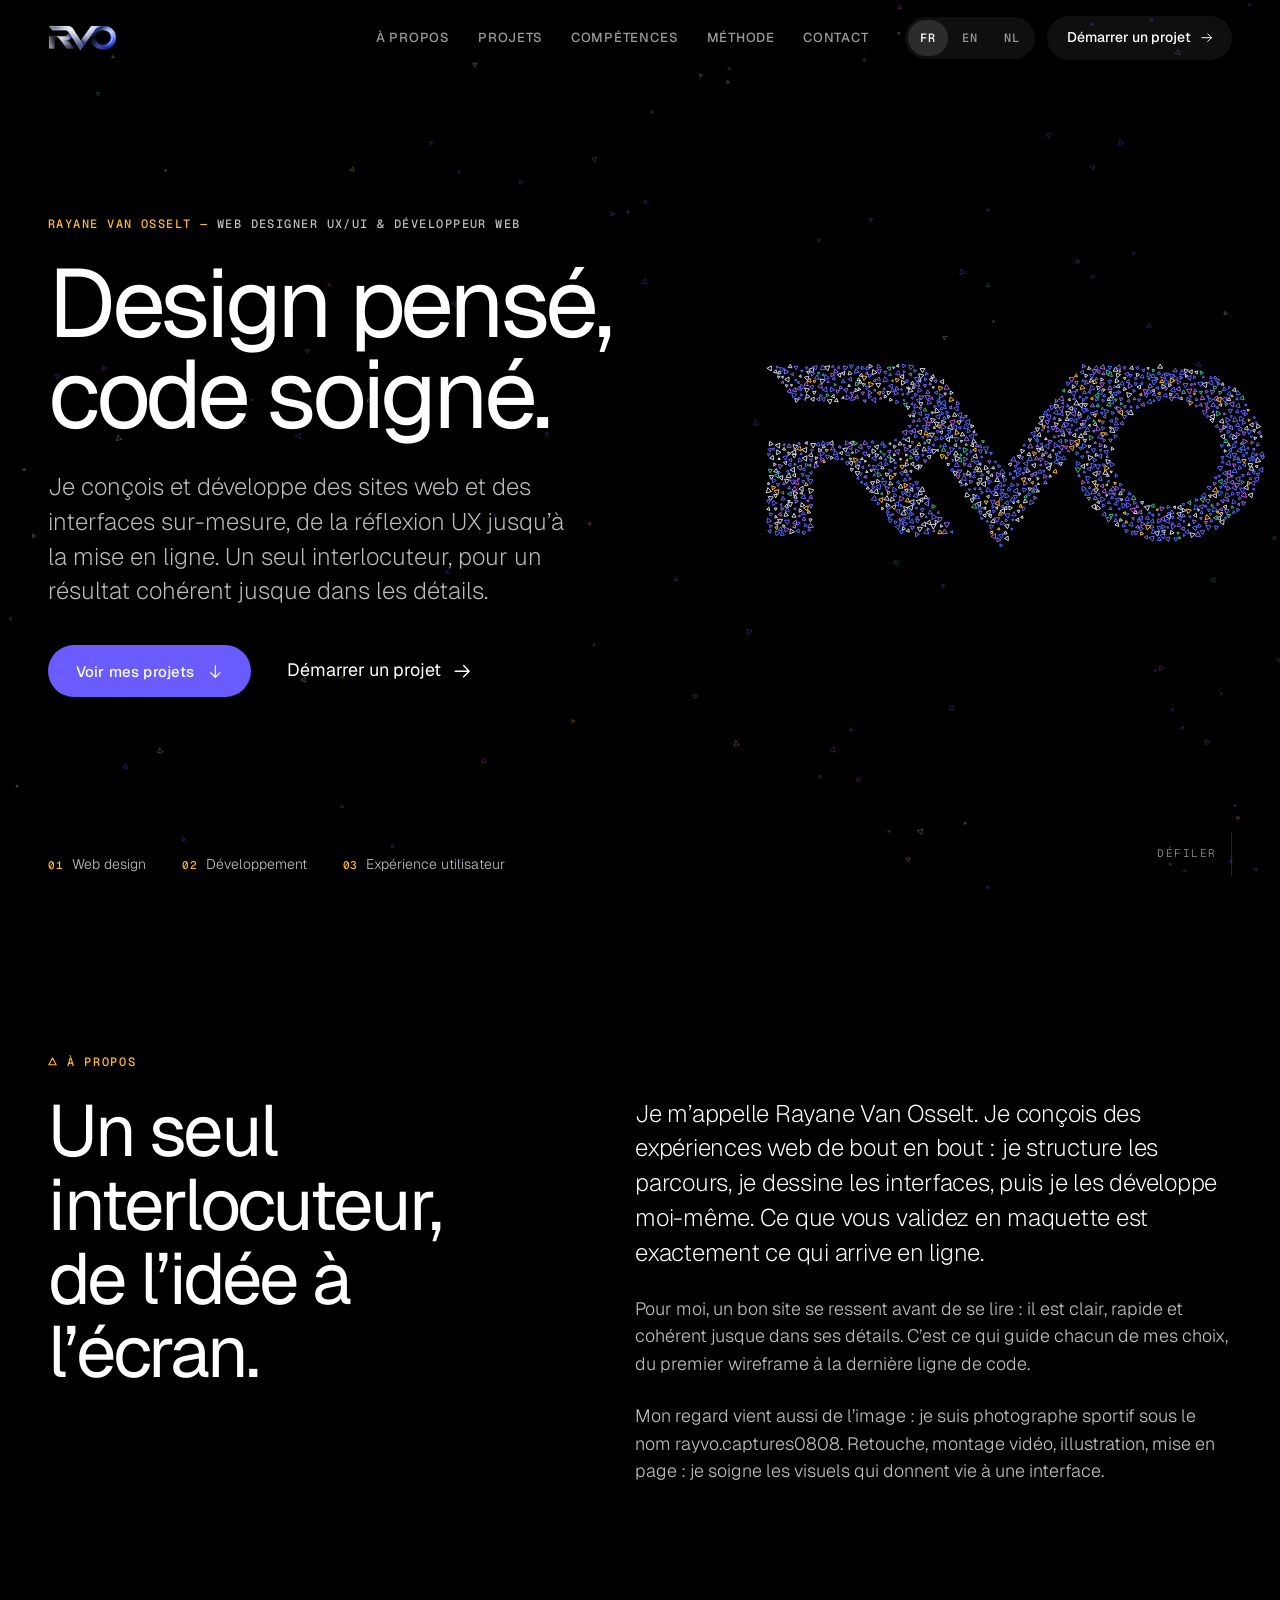
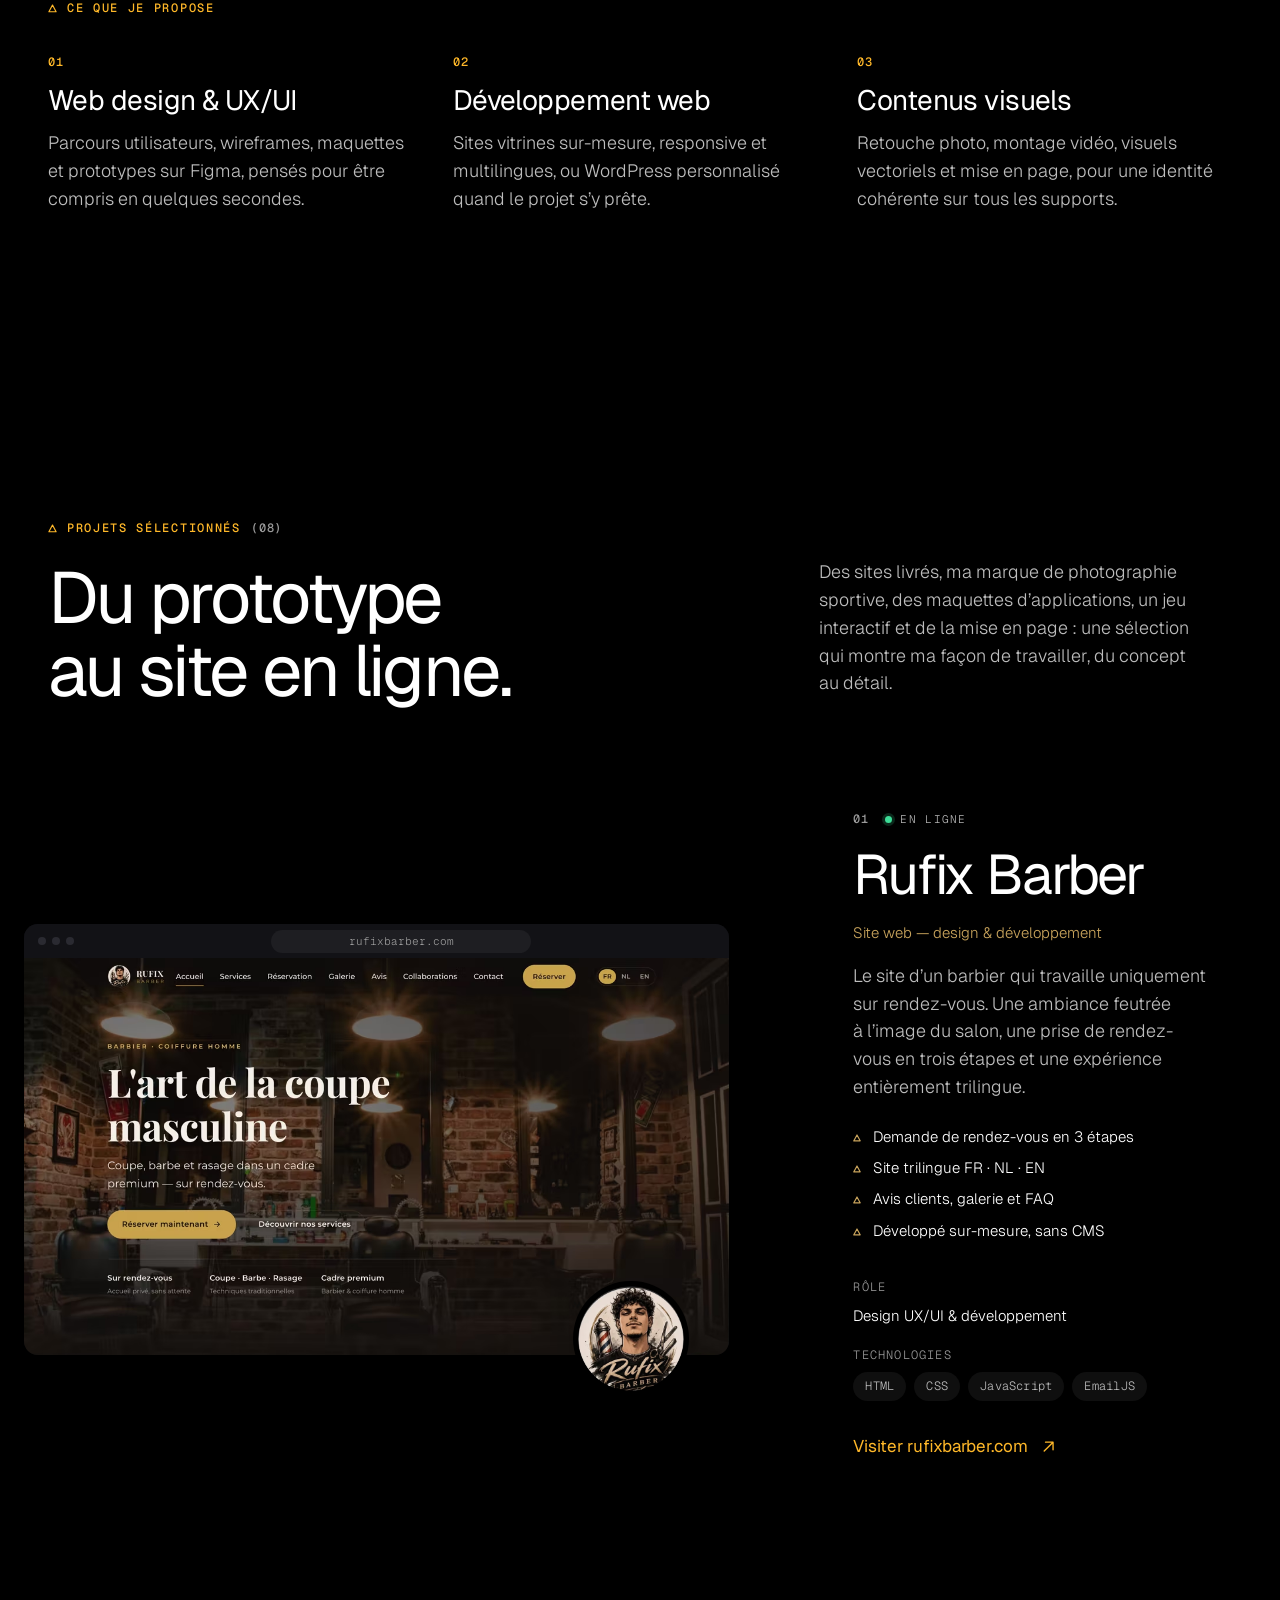
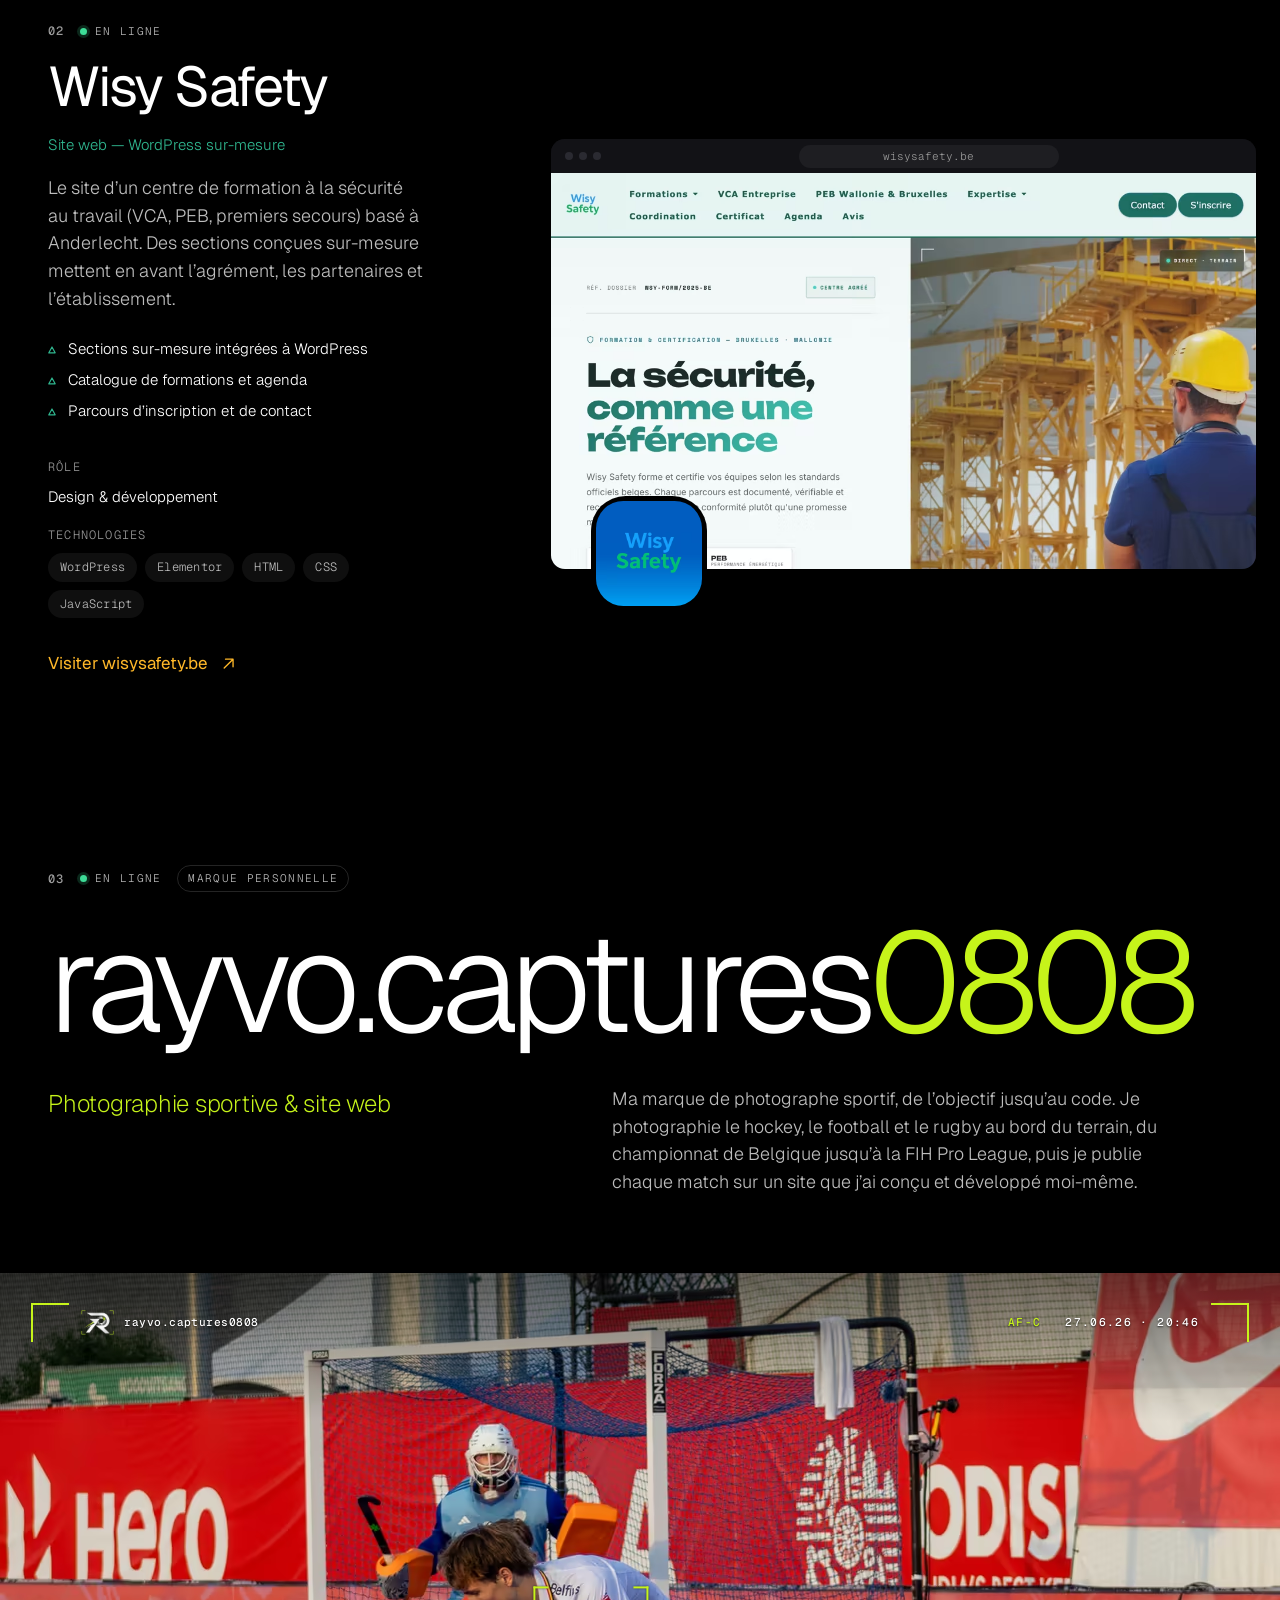
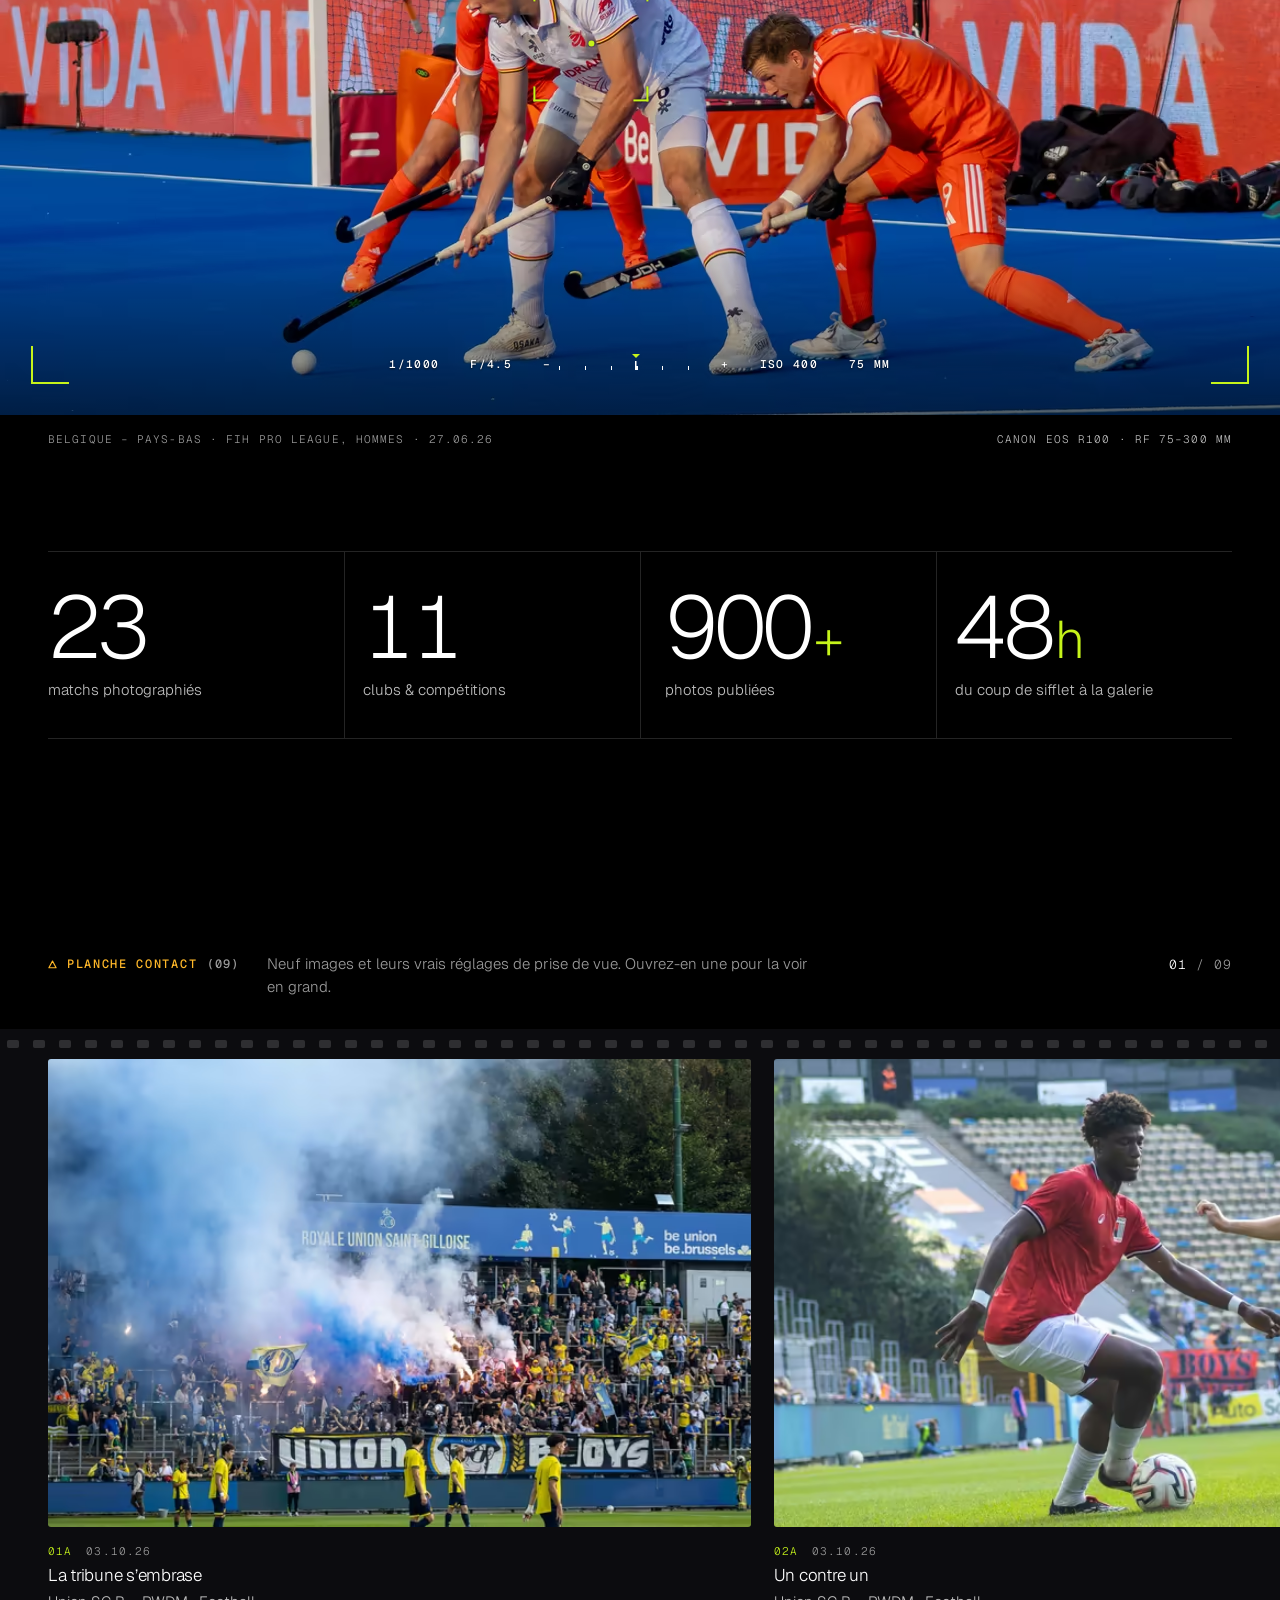
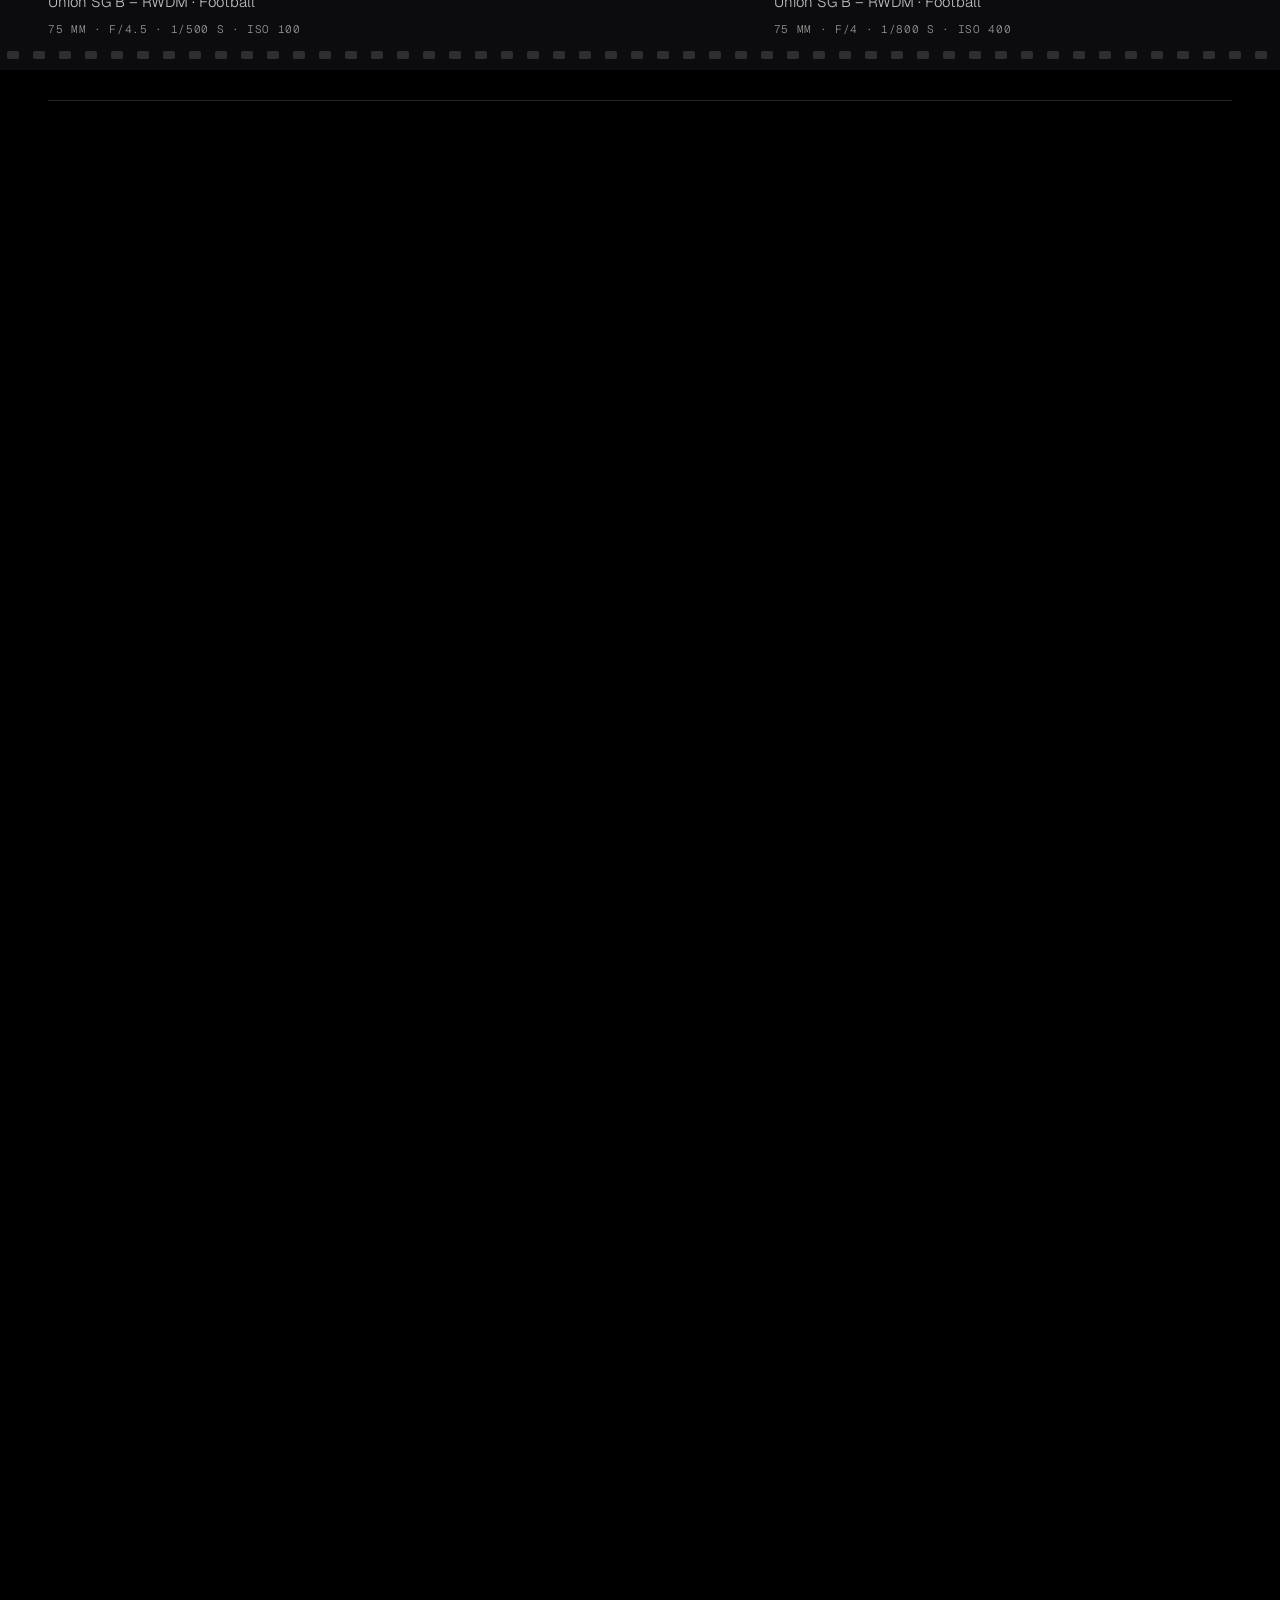
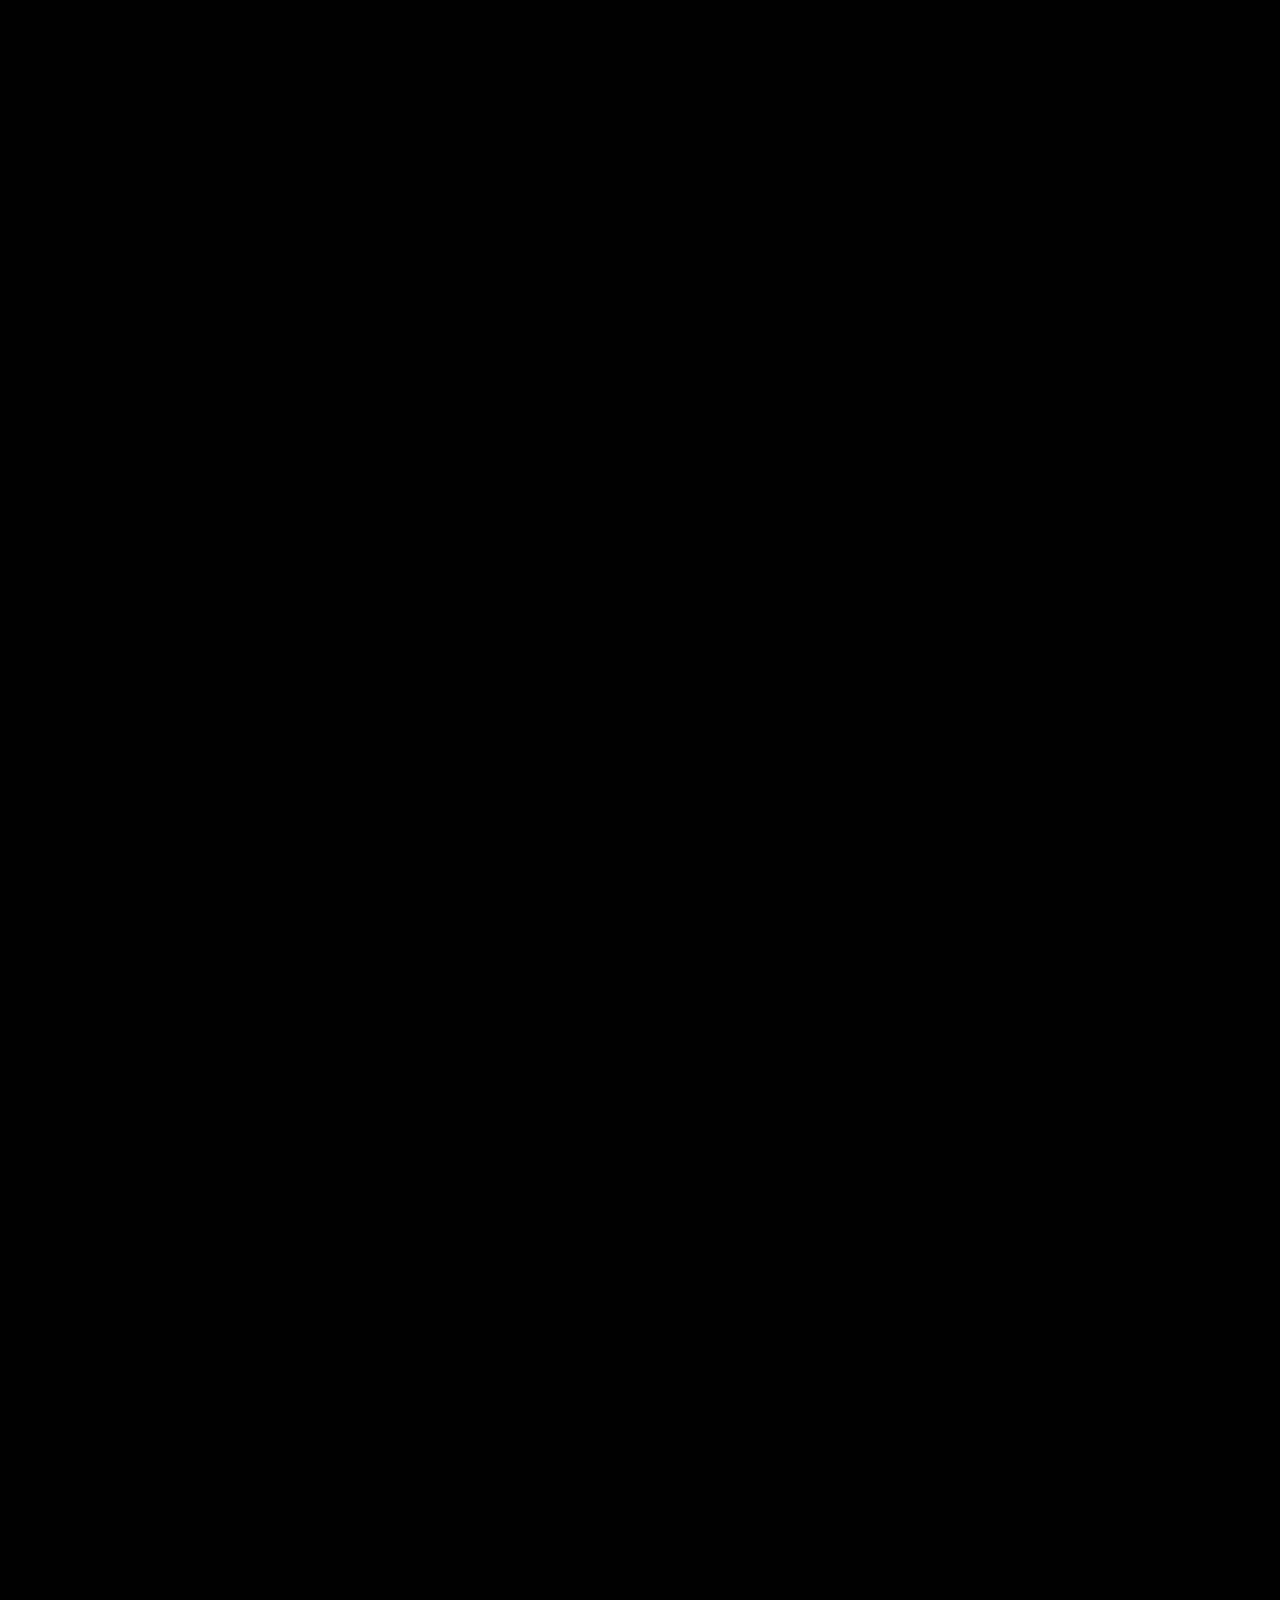
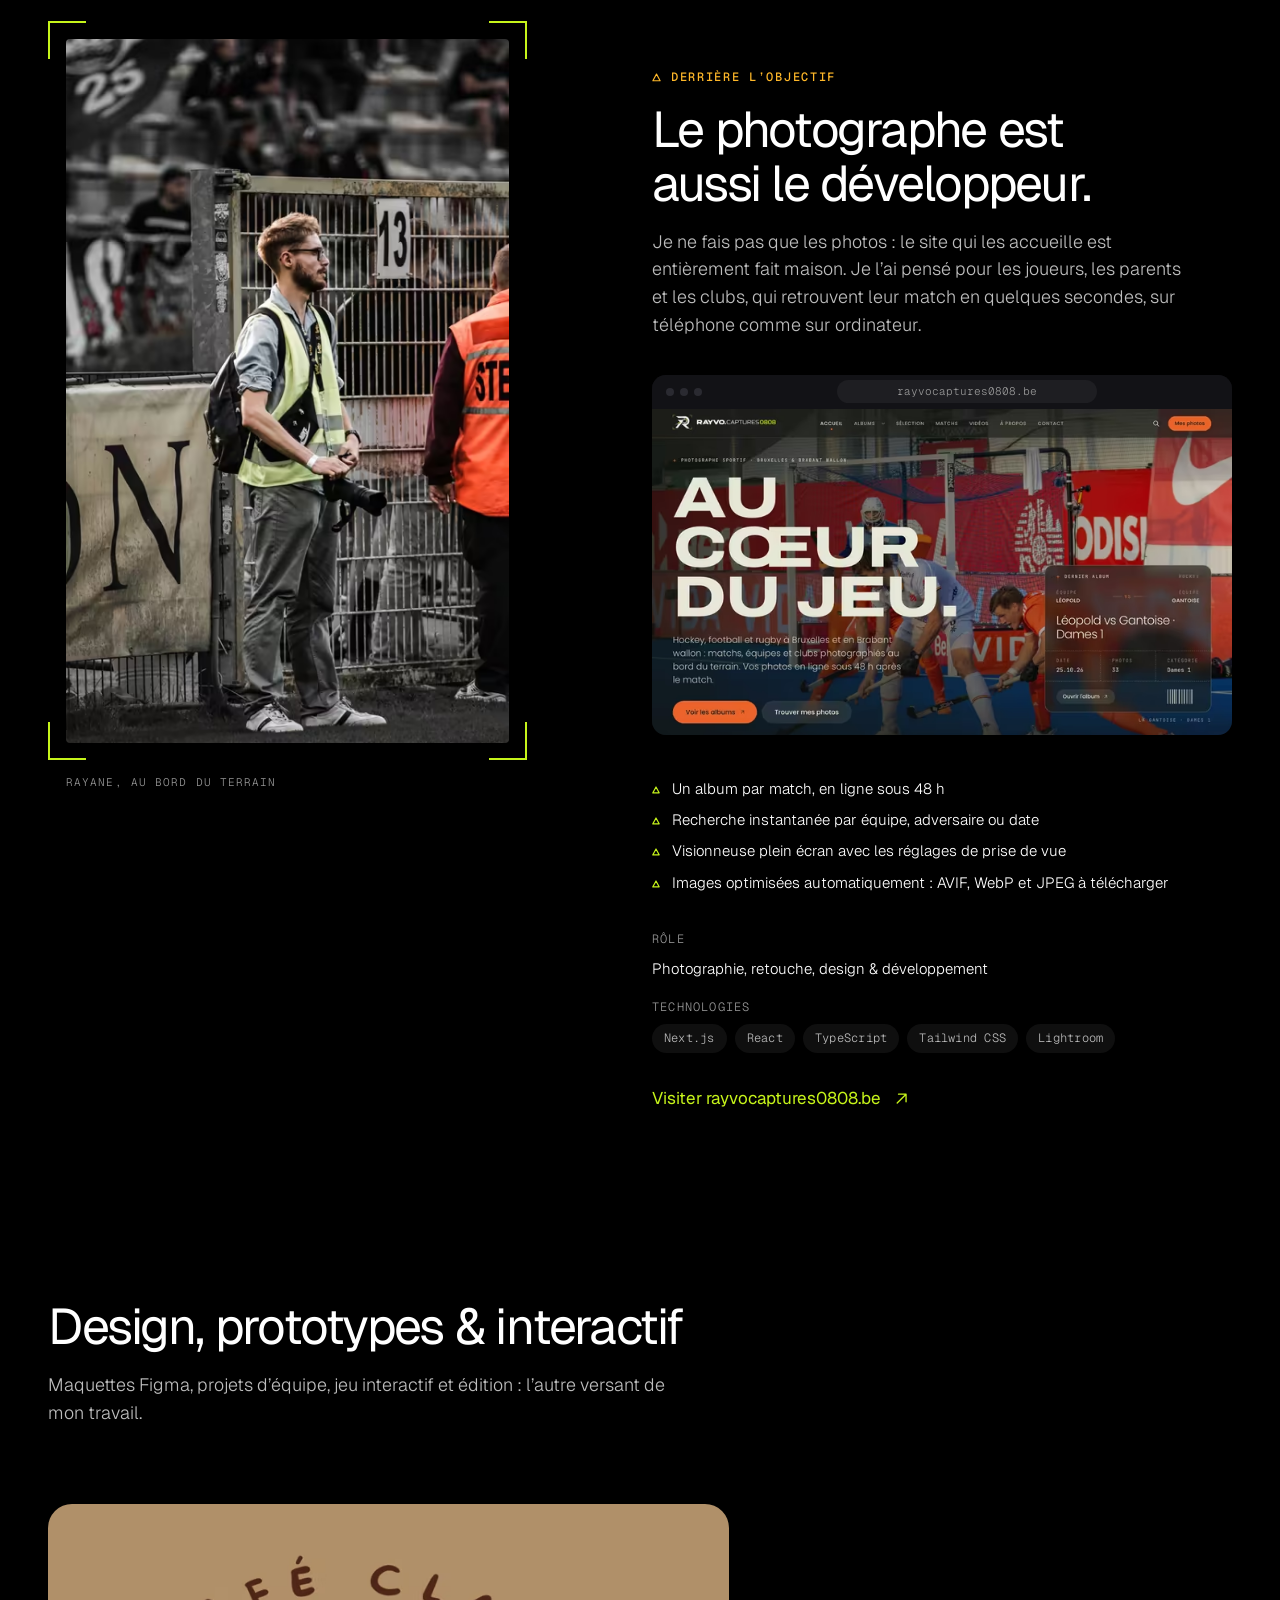
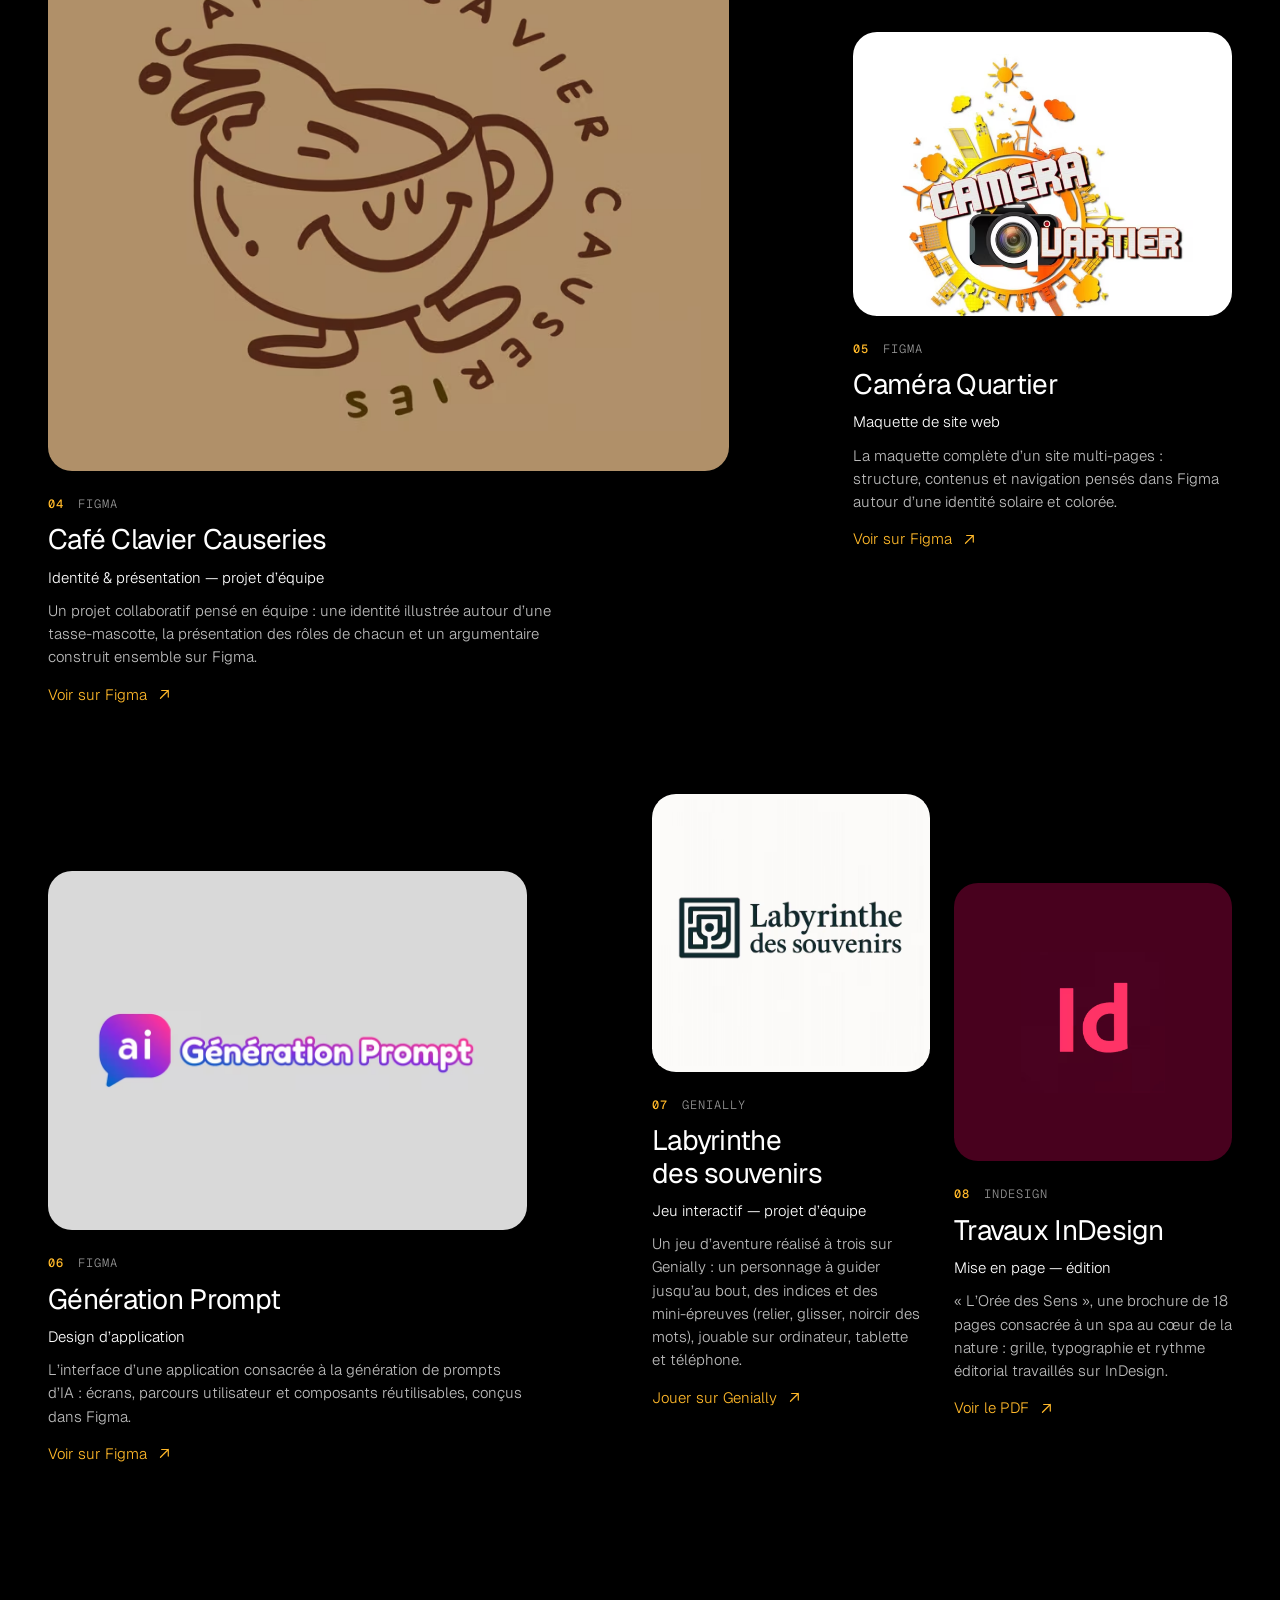
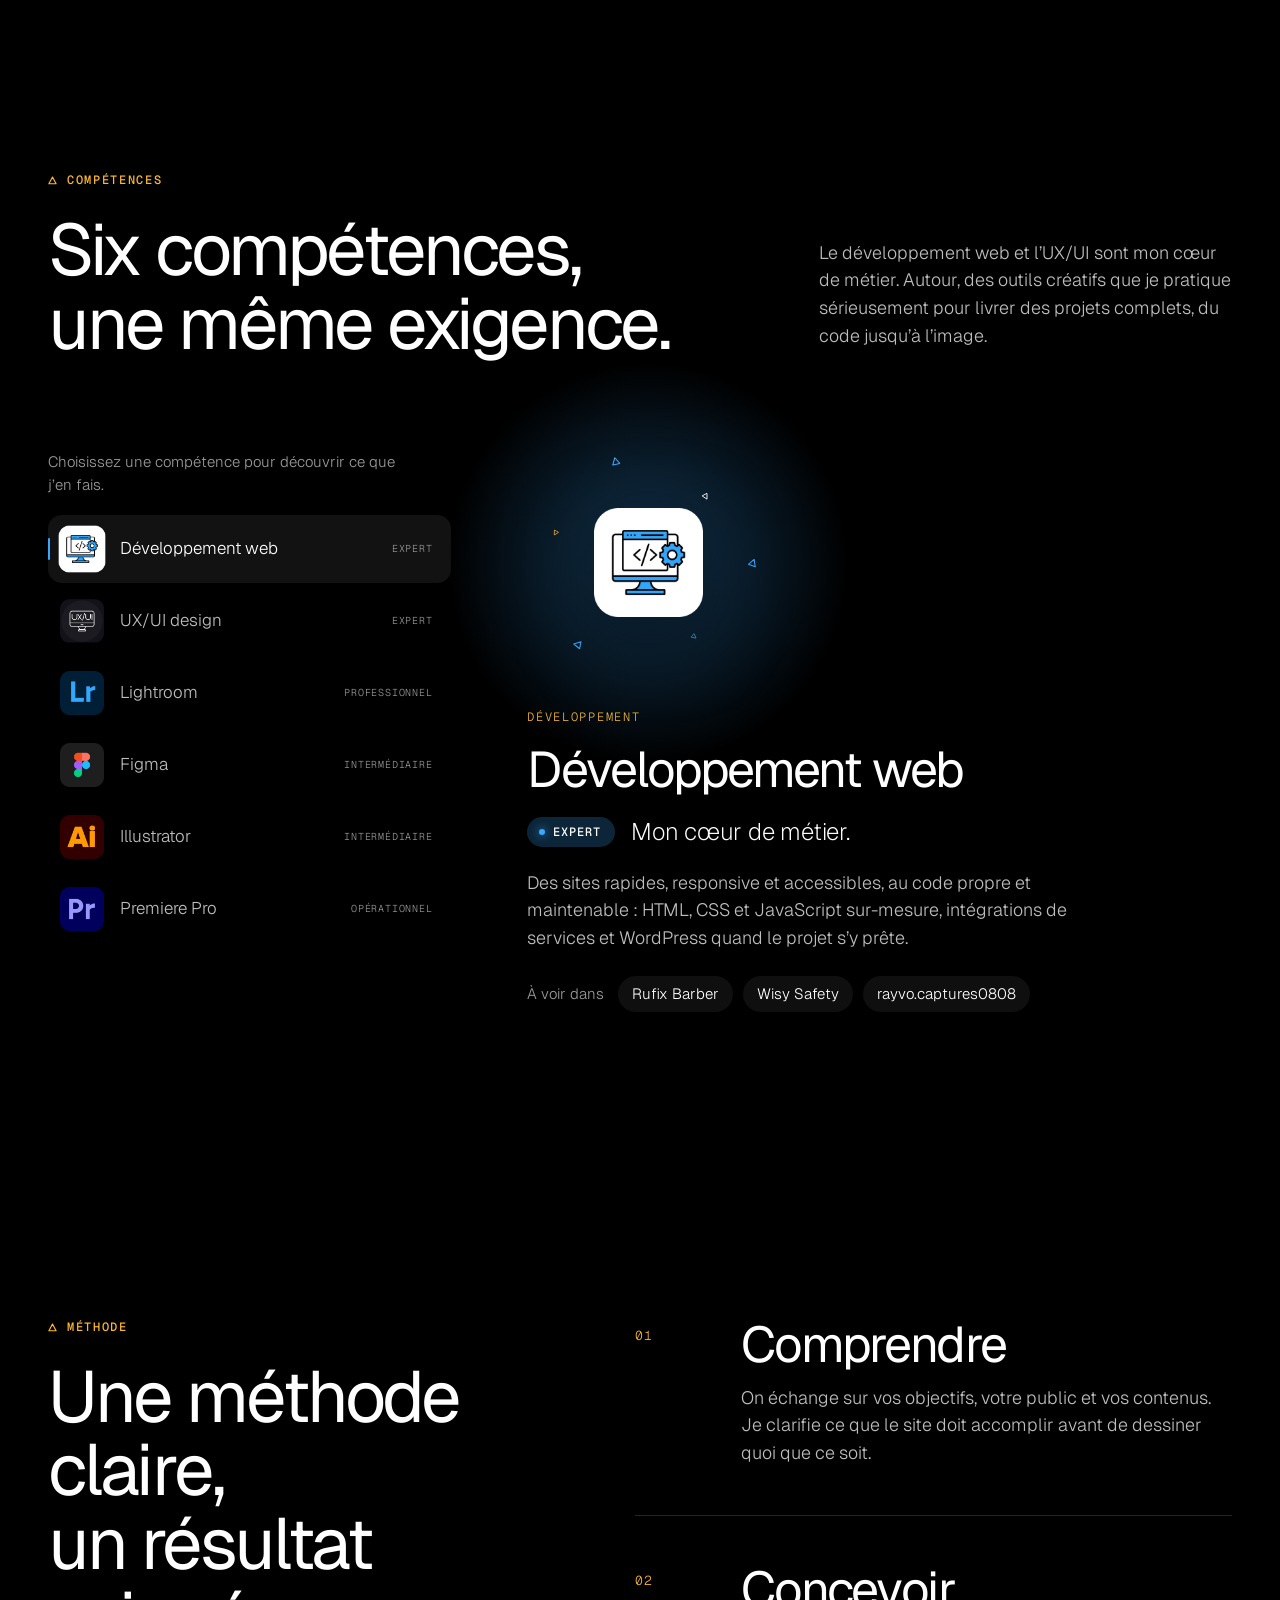
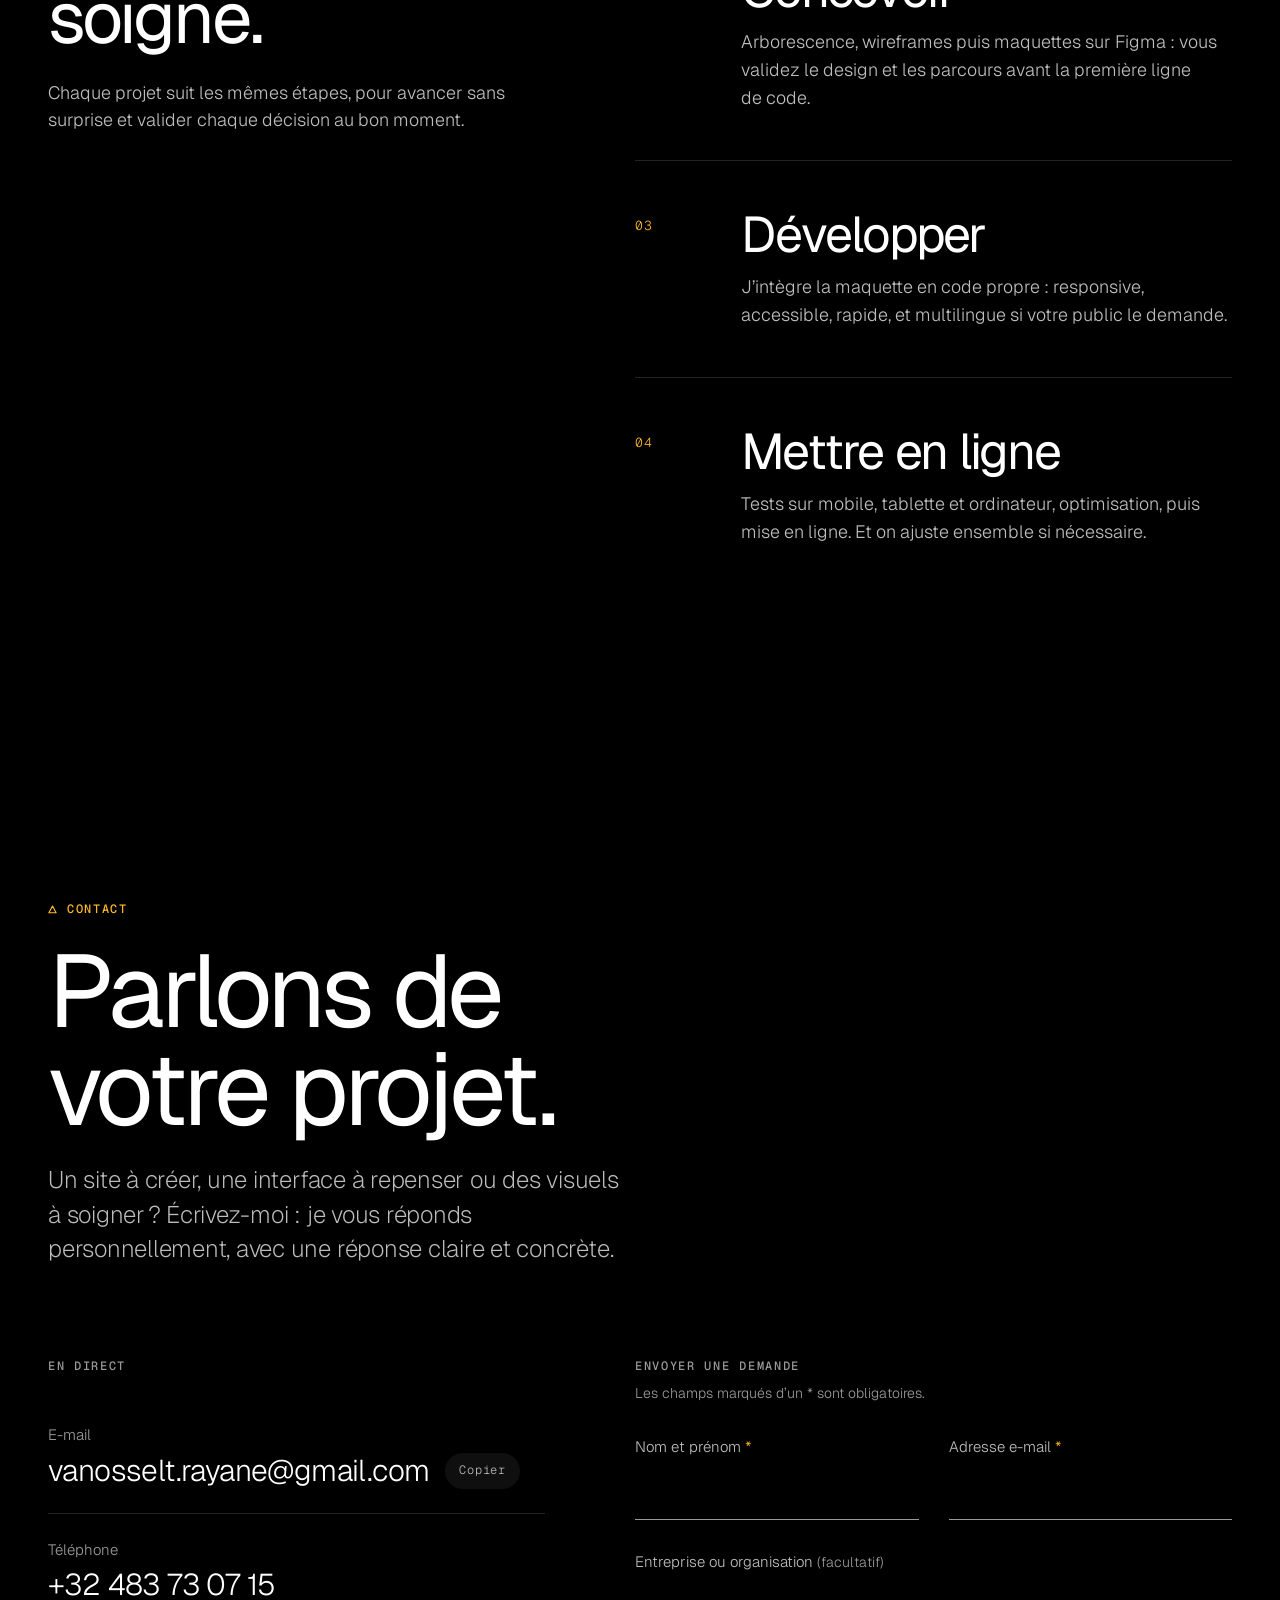
<file: index.html>
<!doctype html>
<html lang="fr" class="no-js">
<head>
  <meta charset="utf-8">
  <meta name="viewport" content="width=device-width, initial-scale=1, viewport-fit=cover">
  <title>Rayane Van Osselt — Web designer UX/UI &amp; développeur web | RVO</title>
  <meta name="description" content="Portfolio de Rayane Van Osselt (RVO), web designer UX/UI, développeur web et photographe sportif en Belgique : sites sur-mesure, interfaces et visuels soignés.">
  <meta name="author" content="Rayane Van Osselt">
  <link rel="canonical" href="https://rayanevanosselt.github.io/My-Portofolio/">
  <link rel="alternate" hreflang="fr" href="https://rayanevanosselt.github.io/My-Portofolio/">
  <link rel="alternate" hreflang="en" href="https://rayanevanosselt.github.io/My-Portofolio/en/">
  <link rel="alternate" hreflang="nl" href="https://rayanevanosselt.github.io/My-Portofolio/nl/">
  <link rel="alternate" hreflang="x-default" href="https://rayanevanosselt.github.io/My-Portofolio/">

  <meta name="theme-color" content="#000000">
  <meta name="color-scheme" content="dark">

  <meta property="og:type" content="website">
  <meta property="og:site_name" content="RVO — Rayane Van Osselt">
  <meta property="og:title" content="Rayane Van Osselt — Web design, développement &amp; UX/UI">
  <meta property="og:description" content="Portfolio de Rayane Van Osselt (RVO), web designer UX/UI, développeur web et photographe sportif en Belgique : sites sur-mesure, interfaces et visuels soignés.">
  <meta property="og:url" content="https://rayanevanosselt.github.io/My-Portofolio/">
  <meta property="og:image" content="https://rayanevanosselt.github.io/My-Portofolio/assets/img/brand/og-image.jpg">
  <meta property="og:image:width" content="1200">
  <meta property="og:image:height" content="630">
  <meta property="og:image:alt" content="Logo RVO-DEVUXUI : web design, développement, expérience utilisateur">
  <meta property="og:locale" content="fr_BE">
  <meta property="og:locale:alternate" content="en_GB">
  <meta property="og:locale:alternate" content="nl_BE">

  <meta name="twitter:card" content="summary_large_image">

  <link rel="icon" href="favicon.ico" sizes="32x32 48x48">
  <link rel="apple-touch-icon" href="assets/img/brand/apple-touch-icon.png">
  <link rel="manifest" href="site.webmanifest">

  <link rel="preconnect" href="https://fonts.googleapis.com">
  <link rel="preconnect" href="https://fonts.gstatic.com" crossorigin>
  <link rel="stylesheet" href="https://fonts.googleapis.com/css2?family=Geist+Mono:wght@400;500&family=Geist:wght@200..700&display=swap">
  <link rel="stylesheet" href="assets/css/main.css?v=eb3fb4bc39">

  <script>
    (function (d, w) {
      var root = d.documentElement;
      root.classList.replace('no-js', 'js');
      try {
        var saved = w.localStorage.getItem('rvo:lang');
        if (saved === 'en' || saved === 'nl') { w.location.replace(saved + '/' + w.location.hash); return; }
        if (w.sessionStorage.getItem('rvo:lang-switch')) root.classList.add('is-lang-switch');
      } catch (e) {}
    })(document, window);
  </script>
  <script type="importmap">{"imports":{"./assets/js/data/rvo-points.js":"./assets/js/data/rvo-points.js?v=3d1e92873a","./assets/js/main.js":"./assets/js/main.js?v=d02a595fd4","./assets/js/modules/constellation.js":"./assets/js/modules/constellation.js?v=b98fe73303","./assets/js/modules/contact.js":"./assets/js/modules/contact.js?v=19152c16e9","./assets/js/modules/header.js":"./assets/js/modules/header.js?v=0f2d52e642","./assets/js/modules/language.js":"./assets/js/modules/language.js?v=b19ee75278","./assets/js/modules/lightbox.js":"./assets/js/modules/lightbox.js?v=e2a7728b36","./assets/js/modules/menu.js":"./assets/js/modules/menu.js?v=546b6b1511","./assets/js/modules/reveal.js":"./assets/js/modules/reveal.js?v=4427d37635","./assets/js/modules/shoot.js":"./assets/js/modules/shoot.js?v=1088614f8c","./assets/js/modules/skills.js":"./assets/js/modules/skills.js?v=ba163e7f9e"}}</script>
  <link rel="modulepreload" href="./assets/js/data/rvo-points.js?v=3d1e92873a">
  <link rel="modulepreload" href="./assets/js/modules/constellation.js?v=b98fe73303">
  <link rel="modulepreload" href="./assets/js/modules/contact.js?v=19152c16e9">
  <link rel="modulepreload" href="./assets/js/modules/header.js?v=0f2d52e642">
  <link rel="modulepreload" href="./assets/js/modules/language.js?v=b19ee75278">
  <link rel="modulepreload" href="./assets/js/modules/lightbox.js?v=e2a7728b36">
  <link rel="modulepreload" href="./assets/js/modules/menu.js?v=546b6b1511">
  <link rel="modulepreload" href="./assets/js/modules/reveal.js?v=4427d37635">
  <link rel="modulepreload" href="./assets/js/modules/shoot.js?v=1088614f8c">
  <link rel="modulepreload" href="./assets/js/modules/skills.js?v=ba163e7f9e">

  <script type="module" src="assets/js/main.js?v=3995695860"></script>
  <script type="application/ld+json">{"@context":"https://schema.org","@graph":[{"@type":"Person","@id":"https://rayanevanosselt.github.io/My-Portofolio/#person","name":"Rayane Van Osselt","alternateName":"RVO","jobTitle":"Web designer UX/UI & développeur web","url":"https://rayanevanosselt.github.io/My-Portofolio/","email":"mailto:vanosselt.rayane@gmail.com","telephone":"+32483730715","image":"https://rayanevanosselt.github.io/My-Portofolio/assets/img/brand/og-image.jpg","knowsAbout":["Web development","UX/UI design","Figma","Adobe Illustrator","Adobe Lightroom","Adobe Premiere Pro","WordPress","Sports photography"]},{"@type":"WebSite","@id":"https://rayanevanosselt.github.io/My-Portofolio/#website","url":"https://rayanevanosselt.github.io/My-Portofolio/","name":"RVO — Rayane Van Osselt","inLanguage":["fr","en","nl"],"publisher":{"@id":"https://rayanevanosselt.github.io/My-Portofolio/#person"}},{"@type":"WebPage","@id":"https://rayanevanosselt.github.io/My-Portofolio/#webpage","url":"https://rayanevanosselt.github.io/My-Portofolio/","name":"Rayane Van Osselt — Web designer UX/UI & développeur web | RVO","description":"Portfolio de Rayane Van Osselt (RVO), web designer UX/UI, développeur web et photographe sportif en Belgique : sites sur-mesure, interfaces et visuels soignés.","inLanguage":"fr","isPartOf":{"@id":"https://rayanevanosselt.github.io/My-Portofolio/#website"},"about":{"@id":"https://rayanevanosselt.github.io/My-Portofolio/#person"}}]}</script>
</head>
<body>
  <a class="skip-link" href="#main">Aller au contenu</a>

  <header class="site-header" data-header>
    <div class="site-header__inner">
      <a class="brand" href="#top" aria-label="RVO — Rayane Van Osselt, retour en haut de page">
        <picture class="brand__mark">
          <source type="image/avif" srcset="assets/img/brand/rvo-mark.avif">
          <img src="assets/img/brand/rvo-mark.png" width="342" height="128" alt="">
        </picture>
        <span class="brand__name" aria-hidden="true">Rayane Van Osselt</span>
      </a>

      <nav class="site-nav" aria-label="Navigation principale">
        <ul class="site-nav__list">
          <li><a href="#about" data-nav-link="about"><span class="nav-index" aria-hidden="true">01</span><span class="nav-label">À propos</span></a></li>
<li><a href="#work" data-nav-link="work"><span class="nav-index" aria-hidden="true">02</span><span class="nav-label">Projets</span></a></li>
<li><a href="#skills" data-nav-link="skills"><span class="nav-index" aria-hidden="true">03</span><span class="nav-label">Compétences</span></a></li>
<li><a href="#method" data-nav-link="method"><span class="nav-index" aria-hidden="true">04</span><span class="nav-label">Méthode</span></a></li>
<li><a href="#contact" data-nav-link="contact"><span class="nav-index" aria-hidden="true">05</span><span class="nav-label">Contact</span></a></li>

        </ul>
      </nav>

      <div class="site-header__actions">
        <nav class="lang-switch" aria-label="Choisir la langue">
          <ul class="lang-switch__list">
            <li><a class="lang-link" href="./" hreflang="fr" lang="fr" data-lang-link="fr" aria-current="true"><span class="lang-link__short" aria-hidden="true">FR</span><span class="lang-link__name">Français</span></a></li>
<li><a class="lang-link" href="en/" hreflang="en" lang="en" data-lang-link="en"><span class="lang-link__short" aria-hidden="true">EN</span><span class="lang-link__name">English</span></a></li>
<li><a class="lang-link" href="nl/" hreflang="nl" lang="nl" data-lang-link="nl"><span class="lang-link__short" aria-hidden="true">NL</span><span class="lang-link__name">Nederlands</span></a></li>

          </ul>
        </nav>
        <a class="header-cta" href="#contact"><span>Démarrer un projet</span><svg class="icon" viewBox="0 0 24 24" aria-hidden="true" focusable="false"><path d="M4.5 12h15m-6-6 6 6-6 6"/></svg></a>
        <button class="menu-button" type="button" aria-expanded="false" aria-controls="mobile-menu" data-menu-open>
          <span class="sr-only">Ouvrir le menu</span>
          <span class="menu-button__bars" aria-hidden="true"></span>
        </button>
      </div>
    </div>
  </header>

  <dialog class="mobile-menu" id="mobile-menu" aria-label="Menu" data-menu>
    <div class="mobile-menu__top">
      <picture class="brand__mark">
        <source type="image/avif" srcset="assets/img/brand/rvo-mark.avif">
        <img src="assets/img/brand/rvo-mark.png" width="342" height="128" alt="RVO">
      </picture>
      <button class="menu-close" type="button" data-menu-close>
        <span class="sr-only">Fermer le menu</span>
        <span class="menu-close__icon" aria-hidden="true"></span>
      </button>
    </div>
    <nav class="mobile-menu__nav" aria-label="Navigation principale">
      <ul>
        <li><a href="#about" data-nav-link="about"><span class="nav-index" aria-hidden="true">01</span><span class="nav-label">À propos</span></a></li>
<li><a href="#work" data-nav-link="work"><span class="nav-index" aria-hidden="true">02</span><span class="nav-label">Projets</span></a></li>
<li><a href="#skills" data-nav-link="skills"><span class="nav-index" aria-hidden="true">03</span><span class="nav-label">Compétences</span></a></li>
<li><a href="#method" data-nav-link="method"><span class="nav-index" aria-hidden="true">04</span><span class="nav-label">Méthode</span></a></li>
<li><a href="#contact" data-nav-link="contact"><span class="nav-index" aria-hidden="true">05</span><span class="nav-label">Contact</span></a></li>

      </ul>
    </nav>
    <div class="mobile-menu__foot">
      <nav class="lang-switch lang-switch--full" aria-label="Choisir la langue">
        <ul class="lang-switch__list">
          <li><a class="lang-link" href="./" hreflang="fr" lang="fr" data-lang-link="fr" aria-current="true"><span class="lang-link__short" aria-hidden="true">FR</span><span class="lang-link__name">Français</span></a></li>
<li><a class="lang-link" href="en/" hreflang="en" lang="en" data-lang-link="en"><span class="lang-link__short" aria-hidden="true">EN</span><span class="lang-link__name">English</span></a></li>
<li><a class="lang-link" href="nl/" hreflang="nl" lang="nl" data-lang-link="nl"><span class="lang-link__short" aria-hidden="true">NL</span><span class="lang-link__name">Nederlands</span></a></li>

        </ul>
      </nav>
      <a class="mobile-menu__mail" href="mailto:vanosselt.rayane@gmail.com?subject=Demande%20de%20collaboration%20%E2%80%94%20Portfolio">vanosselt.rayane@gmail.com</a>
    </div>
  </dialog>

  <main id="main">
    <section class="hero" id="top" aria-labelledby="hero-title" data-hero>
      <canvas class="hero__canvas" aria-hidden="true" data-constellation></canvas>
      <div class="hero__inner container">
        <div class="hero__visual" aria-hidden="true" data-constellation-target>
          <picture class="hero__fallback">
            <source type="image/avif" srcset="assets/img/brand/rvo-mark.avif">
            <img src="assets/img/brand/rvo-mark.png" width="342" height="128" alt="">
          </picture>
        </div>
        <div class="hero__copy">
          <h1 class="hero__title" id="hero-title">
            <span class="hero__eyebrow"><span>Rayane Van Osselt</span><span class="hero__sep" aria-hidden="true"> — </span><span class="hero__role">Web designer UX/UI &amp; développeur web</span></span>
            <span class="hero__headline">Design pensé,<br> code soigné.</span>
          </h1>
          <p class="hero__lead">Je conçois et développe des sites web et des interfaces sur-mesure, de la réflexion UX jusqu’à la mise en ligne. Un seul interlocuteur, pour un résultat cohérent jusque dans les détails.</p>
          <div class="hero__actions">
            <a class="btn btn--primary" href="#work"><span>Voir mes projets</span><svg class="icon icon--down" viewBox="0 0 24 24" aria-hidden="true" focusable="false"><path d="M12 4.5v15m-6-6 6 6 6-6"/></svg></a>
            <a class="link-arrow" href="#contact"><span>Démarrer un projet</span><svg class="icon" viewBox="0 0 24 24" aria-hidden="true" focusable="false"><path d="M4.5 12h15m-6-6 6 6-6 6"/></svg></a>
          </div>
        </div>
      </div>
      <div class="hero__foot container">
        <ol class="hero__disciplines">
          <li><span class="index">01</span>Web design</li>
          <li><span class="index">02</span>Développement</li>
          <li><span class="index">03</span>Expérience utilisateur</li>
          
        </ol>
        <a class="scroll-cue" href="#about"><span>Défiler</span><span class="scroll-cue__line" aria-hidden="true"></span></a>
      </div>
    </section>

    <section class="section about" id="about" aria-labelledby="about-title">
      <div class="container">
        <div class="about__grid">
          <header class="section-head about__head">
            <p class="label" data-reveal>À propos</p>
            <h2 class="title-lg" id="about-title" data-reveal>Un seul interlocuteur,<br> de l’idée à l’écran.</h2>
          </header>
          <div class="about__body">
            <p class="lead" data-reveal>Je m’appelle Rayane Van Osselt. Je conçois des expériences web de bout en bout : je structure les parcours, je dessine les interfaces, puis je les développe moi-même. Ce que vous validez en maquette est exactement ce qui arrive en ligne.</p>
            <p data-reveal>Pour moi, un bon site se ressent avant de se lire : il est clair, rapide et cohérent jusque dans ses détails. C’est ce qui guide chacun de mes choix, du premier wireframe à la dernière ligne de code.</p>
            <p data-reveal>Mon regard vient aussi de l’image : je suis photographe sportif sous le nom rayvo.captures0808. Retouche, montage vidéo, illustration, mise en page : je soigne les visuels qui donnent vie à une interface.</p>
          </div>
        </div>

        <div class="services">
          <h3 class="label" data-reveal>Ce que je propose</h3>
          <ul class="services__list">
            <li class="service" data-reveal>
              <span class="index">01</span>
              <h4 class="service__title">Web design &amp; UX/UI</h4>
              <p class="service__text">Parcours utilisateurs, wireframes, maquettes et prototypes sur Figma, pensés pour être compris en quelques secondes.</p>
            </li>
            <li class="service" data-reveal>
              <span class="index">02</span>
              <h4 class="service__title">Développement web</h4>
              <p class="service__text">Sites vitrines sur-mesure, responsive et multilingues, ou WordPress personnalisé quand le projet s’y prête.</p>
            </li>
            <li class="service" data-reveal>
              <span class="index">03</span>
              <h4 class="service__title">Contenus visuels</h4>
              <p class="service__text">Retouche photo, montage vidéo, visuels vectoriels et mise en page, pour une identité cohérente sur tous les supports.</p>
            </li>
            
          </ul>
        </div>
      </div>
    </section>

    <section class="section work" id="work" aria-labelledby="work-title">
      <div class="container">
        <header class="section-head section-head--split">
          <div>
            <p class="label" data-reveal>Projets sélectionnés <span class="label__count">(08)</span></p>
            <h2 class="title-lg" id="work-title" data-reveal>Du prototype<br> au site en ligne.</h2>
          </div>
          <p class="section-head__intro" data-reveal>Des sites livrés, ma marque de photographie sportive, des maquettes d’applications, un jeu interactif et de la mise en page : une sélection qui montre ma façon de travailler, du concept au détail.</p>
        </header>

        <div class="cases">
          <article class="case case--rufix" id="project-rufix" aria-labelledby="project-rufix-title" style="--accent: #c9a45c">
            <div class="case__media" data-reveal>
              <a class="browser" href="https://rufixbarber.com/" target="_blank" rel="noopener" tabindex="-1" aria-describedby="new-tab-hint">
                <span class="browser__bar" aria-hidden="true"><span class="browser__dots"></span><span class="browser__url">rufixbarber.com</span></span>
                <span class="browser__screen">
                  <picture>
                    <source type="image/avif" srcset="assets/img/projects/rufix-site-720.avif 720w, assets/img/projects/rufix-site-1200.avif 1200w, assets/img/projects/rufix-site-2000.avif 2000w" sizes="(min-width: 1320px) 780px, (min-width: 960px) 60vw, 94vw">
                    <img src="assets/img/projects/rufix-site-1200.jpg" width="1440" height="900" alt="Page d’accueil du site Rufix Barber, avec le titre « L’art de la coupe masculine »" loading="lazy" decoding="async">
                  </picture>
                </span>
              </a>
              <picture class="case__badge">
                <source type="image/avif" srcset="assets/img/projects/rufix-logo-320.avif 320w, assets/img/projects/rufix-logo-640.avif 640w" sizes="120px">
                <img src="assets/img/projects/rufix-logo-320.png" width="320" height="320" alt="Logo Rufix Barber" loading="lazy" decoding="async">
              </picture>
            </div>
            <div class="case__info">
              <p class="case__kicker"><span class="index">01</span><span class="live">En ligne</span></p>
              <h3 class="case__title" id="project-rufix-title" data-reveal>Rufix Barber</h3>
              <p class="case__category" data-reveal>Site web — design &amp; développement</p>
              <p class="case__summary" data-reveal>Le site d’un barbier qui travaille uniquement sur rendez-vous. Une ambiance feutrée à l’image du salon, une prise de rendez-vous en trois étapes et une expérience entièrement trilingue.</p>
              <ul class="case__features" data-reveal>
                <li>Demande de rendez-vous en 3 étapes</li>
                <li>Site trilingue FR · NL · EN</li>
                <li>Avis clients, galerie et FAQ</li>
                <li>Développé sur-mesure, sans CMS</li>
                
              </ul>
              <dl class="case__facts" data-reveal>
                <div><dt>Rôle</dt><dd>Design UX/UI &amp; développement</dd></div>
                <div><dt>Technologies</dt><dd><ul class="tags"><li>HTML</li><li>CSS</li><li>JavaScript</li><li>EmailJS</li></ul></dd></div>
              </dl>
              <a class="link-arrow link-arrow--lg" href="https://rufixbarber.com/" target="_blank" rel="noopener" aria-describedby="new-tab-hint" data-reveal><span>Visiter rufixbarber.com</span><svg class="icon icon--external" viewBox="0 0 24 24" aria-hidden="true" focusable="false"><path d="M7 17 17 7m-8.5 0H17v8.5"/></svg></a>
            </div>
          </article>
          <article class="case case--wisy" id="project-wisy" aria-labelledby="project-wisy-title" style="--accent: #2fb58e">
            <div class="case__media" data-reveal>
              <a class="browser" href="https://wisysafety.be/" target="_blank" rel="noopener" tabindex="-1" aria-describedby="new-tab-hint">
                <span class="browser__bar" aria-hidden="true"><span class="browser__dots"></span><span class="browser__url">wisysafety.be</span></span>
                <span class="browser__screen">
                  <picture>
                    <source type="image/avif" srcset="assets/img/projects/wisy-site-720.avif 720w, assets/img/projects/wisy-site-1200.avif 1200w, assets/img/projects/wisy-site-2000.avif 2000w" sizes="(min-width: 1320px) 780px, (min-width: 960px) 60vw, 94vw">
                    <img src="assets/img/projects/wisy-site-1200.jpg" width="1440" height="900" alt="Page d’accueil du site Wisy Safety, avec le titre « La sécurité, comme une référence »" loading="lazy" decoding="async">
                  </picture>
                </span>
              </a>
              <picture class="case__badge">
                <source type="image/avif" srcset="assets/img/projects/wisy-logo-320.avif 320w, assets/img/projects/wisy-logo-640.avif 640w" sizes="120px">
                <img src="assets/img/projects/wisy-logo-320.jpg" width="320" height="320" alt="Logo Wisy Safety" loading="lazy" decoding="async">
              </picture>
            </div>
            <div class="case__info">
              <p class="case__kicker"><span class="index">02</span><span class="live">En ligne</span></p>
              <h3 class="case__title" id="project-wisy-title" data-reveal>Wisy Safety</h3>
              <p class="case__category" data-reveal>Site web — WordPress sur-mesure</p>
              <p class="case__summary" data-reveal>Le site d’un centre de formation à la sécurité au travail (VCA, PEB, premiers secours) basé à Anderlecht. Des sections conçues sur-mesure mettent en avant l’agrément, les partenaires et l’établissement.</p>
              <ul class="case__features" data-reveal>
                <li>Sections sur-mesure intégrées à WordPress</li>
                <li>Catalogue de formations et agenda</li>
                <li>Parcours d’inscription et de contact</li>
                
              </ul>
              <dl class="case__facts" data-reveal>
                <div><dt>Rôle</dt><dd>Design &amp; développement</dd></div>
                <div><dt>Technologies</dt><dd><ul class="tags"><li>WordPress</li><li>Elementor</li><li>HTML</li><li>CSS</li><li>JavaScript</li></ul></dd></div>
              </dl>
              <a class="link-arrow link-arrow--lg" href="https://wisysafety.be/" target="_blank" rel="noopener" aria-describedby="new-tab-hint" data-reveal><span>Visiter wisysafety.be</span><svg class="icon icon--external" viewBox="0 0 24 24" aria-hidden="true" focusable="false"><path d="M7 17 17 7m-8.5 0H17v8.5"/></svg></a>
            </div>
          </article>
          
        </div>
      </div>

      <article class="shoot" id="project-rayvo" aria-labelledby="project-rayvo-title" style="--accent: #c6f41a" data-shoot>
        <header class="shoot__head container">
          <p class="case__kicker" data-reveal><span class="index">03</span><span class="live">En ligne</span><span class="shoot__tag">Marque personnelle</span></p>
          <h3 class="shoot__title" id="project-rayvo-title" data-reveal>rayvo.<wbr>captures<span class="shoot__title-accent">0808</span></h3>
          <div class="shoot__intro">
            <p class="shoot__category" data-reveal>Photographie sportive &amp; site web</p>
            <p class="shoot__summary" data-reveal>Ma marque de photographe sportif, de l’objectif jusqu’au code. Je photographie le hockey, le football et le rugby au bord du terrain, du championnat de Belgique jusqu’à la FIH Pro League, puis je publie chaque match sur un site que j’ai conçu et développé moi-même.</p>
          </div>
        </header>

        <figure class="viewfinder" data-viewfinder>
          <div class="viewfinder__frame">
            <div class="viewfinder__media">
              <picture>
                <source type="image/avif" srcset="assets/img/projects/rayvo-cover-720.avif 720w, assets/img/projects/rayvo-cover-1280.avif 1280w, assets/img/projects/rayvo-cover-2048.avif 2048w" sizes="100vw">
                <img src="assets/img/projects/rayvo-cover-1280.jpg" width="2048" height="1438" alt="Hockey en FIH Pro League : un joueur belge et un joueur néerlandais à la lutte pour la balle devant le but" loading="lazy" decoding="async">
              </picture>
            </div>
            <div class="viewfinder__hud" aria-hidden="true">
              <span class="corner corner--tl"></span><span class="corner corner--tr"></span><span class="corner corner--bl"></span><span class="corner corner--br"></span>
              <span class="viewfinder__top">
                <span class="viewfinder__brand">
                  <picture class="viewfinder__mark">
                    <source type="image/avif" srcset="assets/img/projects/rayvo-mark-160.avif 160w, assets/img/projects/rayvo-mark-320.avif 320w" sizes="48px">
                    <img src="assets/img/projects/rayvo-mark-160.png" width="320" height="244" alt="" loading="lazy" decoding="async">
                  </picture>
                  <span>rayvo.captures0808</span>
                </span>
                <span class="viewfinder__status"><span class="viewfinder__af-mode">AF-C</span><span>27.06.26 · 20:46</span></span>
              </span>
              <span class="viewfinder__af"></span>
              <span class="viewfinder__readout">
                <span>1/1000</span>
                <span>f/4.5</span>
                <span class="viewfinder__meter"><span>−</span><span class="viewfinder__scale"></span><span>+</span></span>
                <span>ISO 400</span>
                <span class="viewfinder__focal">75 mm</span>
              </span>
            </div>
          </div>
          <figcaption class="viewfinder__caption container">
            <span>Belgique – Pays-Bas · FIH Pro League, Hommes · <time datetime="2026-06-27T20:46">27.06.26</time></span>
            <span class="viewfinder__gear">Canon EOS R100 · RF 75–300 mm</span>
          </figcaption>
        </figure>

        <div class="container">
          <dl class="scoreboard" aria-label="Le projet en chiffres" data-scoreboard data-reveal>
            <div class="scoreboard__cell">
              <dt>matchs photographiés</dt>
              <dd><span class="sr-only">23 </span><span aria-hidden="true"><span data-count="23">23</span></span></dd>
            </div>
            <div class="scoreboard__cell">
              <dt>clubs &amp; compétitions</dt>
              <dd><span class="sr-only">11 </span><span aria-hidden="true"><span data-count="11">11</span></span></dd>
            </div>
            <div class="scoreboard__cell">
              <dt>photos publiées</dt>
              <dd><span class="sr-only">900 +</span><span aria-hidden="true"><span data-count="900">900</span><span class="scoreboard__unit">+</span></span></dd>
            </div>
            <div class="scoreboard__cell">
              <dt>du coup de sifflet à la galerie</dt>
              <dd><span class="sr-only">48 h</span><span aria-hidden="true"><span data-count="48">48</span><span class="scoreboard__unit">h</span></span></dd>
            </div>
            
          </dl>
        </div>

        <div class="reel" data-reel>
          <div class="reel__sticky">
            <div class="reel__head container">
              <p class="label">Planche contact <span class="label__count">(09)</span></p>
              <p class="reel__hint">Neuf images et leurs vrais réglages de prise de vue. Ouvrez-en une pour la voir en grand.</p>
              <p class="reel__counter" aria-hidden="true"><span data-reel-current>01</span> / 09</p>
            </div>
            <div class="reel__viewport" data-reel-viewport>
              <ol class="reel__track" data-reel-track>
                <li class="frame" style="--ratio: 2048 / 1364">
                  <figure>
                    <a class="frame__link" href="assets/img/projects/rayvo-union-1280.jpg" data-frame>
                      <picture>
                        <source type="image/avif" srcset="assets/img/projects/rayvo-union-640.avif 640w, assets/img/projects/rayvo-union-1280.avif 1280w, assets/img/projects/rayvo-union-2048.avif 2048w" sizes="(min-width: 960px) 44vw, 80vw">
                        <img src="assets/img/projects/rayvo-union-1280.jpg" width="2048" height="1364" alt="Supporters de l’Union Saint-Gilloise dans une tribune noyée sous les fumigènes bleus et jaunes" loading="lazy" decoding="async">
                      </picture>
                      <span class="sr-only"> — agrandir la photo</span>
                      <span class="frame__zoom" aria-hidden="true"><svg class="icon" viewBox="0 0 24 24" focusable="false"><path d="M12 5v14M5 12h14"/></svg></span>
                    </a>
                    <figcaption class="frame__caption">
                      <span class="frame__meta"><span class="frame__num">01A</span><time datetime="2026-10-03">03.10.26</time></span>
                      <span class="frame__title">La tribune s’embrase</span>
                      <span class="frame__context">Union SG B – RWDM · Football</span>
                      <span class="frame__exif"><span class="sr-only">Réglages — </span>75 mm · f/4.5 · 1/500 s · ISO 100</span>
                    </figcaption>
                  </figure>
                </li>
                <li class="frame" style="--ratio: 2048 / 1366">
                  <figure>
                    <a class="frame__link" href="assets/img/projects/rayvo-duel-1280.jpg" data-frame>
                      <picture>
                        <source type="image/avif" srcset="assets/img/projects/rayvo-duel-640.avif 640w, assets/img/projects/rayvo-duel-1280.avif 1280w, assets/img/projects/rayvo-duel-2048.avif 2048w" sizes="(min-width: 960px) 44vw, 80vw">
                        <img src="assets/img/projects/rayvo-duel-1280.jpg" width="2048" height="1366" alt="Un joueur du RWDM en rouge défie un défenseur de l’Union en jaune, ballon au pied" loading="lazy" decoding="async">
                      </picture>
                      <span class="sr-only"> — agrandir la photo</span>
                      <span class="frame__zoom" aria-hidden="true"><svg class="icon" viewBox="0 0 24 24" focusable="false"><path d="M12 5v14M5 12h14"/></svg></span>
                    </a>
                    <figcaption class="frame__caption">
                      <span class="frame__meta"><span class="frame__num">02A</span><time datetime="2026-10-03">03.10.26</time></span>
                      <span class="frame__title">Un contre un</span>
                      <span class="frame__context">Union SG B – RWDM · Football</span>
                      <span class="frame__exif"><span class="sr-only">Réglages — </span>75 mm · f/4 · 1/800 s · ISO 400</span>
                    </figcaption>
                  </figure>
                </li>
                <li class="frame" style="--ratio: 2048 / 1606">
                  <figure>
                    <a class="frame__link" href="assets/img/projects/rayvo-corner-1280.jpg" data-frame>
                      <picture>
                        <source type="image/avif" srcset="assets/img/projects/rayvo-corner-640.avif 640w, assets/img/projects/rayvo-corner-1280.avif 1280w, assets/img/projects/rayvo-corner-2048.avif 2048w" sizes="(min-width: 960px) 44vw, 80vw">
                        <img src="assets/img/projects/rayvo-corner-1280.jpg" width="2048" height="1606" alt="La gardienne et les défenseuses belges alignées sur la ligne de but avant un corner" loading="lazy" decoding="async">
                      </picture>
                      <span class="sr-only"> — agrandir la photo</span>
                      <span class="frame__zoom" aria-hidden="true"><svg class="icon" viewBox="0 0 24 24" focusable="false"><path d="M12 5v14M5 12h14"/></svg></span>
                    </a>
                    <figcaption class="frame__caption">
                      <span class="frame__meta"><span class="frame__num">03A</span><time datetime="2026-06-28">28.06.26</time></span>
                      <span class="frame__title">Ligne de défense</span>
                      <span class="frame__context">Belgique – Pays-Bas · FIH Pro League</span>
                      <span class="frame__exif"><span class="sr-only">Réglages — </span>290 mm · f/5.6 · 1/800 s · ISO 400</span>
                    </figcaption>
                  </figure>
                </li>
                <li class="frame" style="--ratio: 1364 / 2046">
                  <figure>
                    <a class="frame__link" href="assets/img/projects/rayvo-night-960.jpg" data-frame>
                      <picture>
                        <source type="image/avif" srcset="assets/img/projects/rayvo-night-480.avif 480w, assets/img/projects/rayvo-night-960.avif 960w, assets/img/projects/rayvo-night-1364.avif 1364w" sizes="(min-width: 960px) 44vw, 80vw">
                        <img src="assets/img/projects/rayvo-night-960.jpg" width="1364" height="2046" alt="Gros plan sur un joueur du RWDM en maillot rouge, de nuit, sous l’éclairage du stade" loading="lazy" decoding="async">
                      </picture>
                      <span class="sr-only"> — agrandir la photo</span>
                      <span class="frame__zoom" aria-hidden="true"><svg class="icon" viewBox="0 0 24 24" focusable="false"><path d="M12 5v14M5 12h14"/></svg></span>
                    </a>
                    <figcaption class="frame__caption">
                      <span class="frame__meta"><span class="frame__num">04A</span><time datetime="2026-09-12">12.09.26</time></span>
                      <span class="frame__title">Sous les projecteurs</span>
                      <span class="frame__context">RWDM – Charleroi B · Football</span>
                      <span class="frame__exif"><span class="sr-only">Réglages — </span>29 mm · f/5 · 1/1000 s · ISO 10000</span>
                    </figcaption>
                  </figure>
                </li>
                <li class="frame" style="--ratio: 2048 / 1364">
                  <figure>
                    <a class="frame__link" href="assets/img/projects/rayvo-rugby-1280.jpg" data-frame>
                      <picture>
                        <source type="image/avif" srcset="assets/img/projects/rayvo-rugby-640.avif 640w, assets/img/projects/rayvo-rugby-1280.avif 1280w, assets/img/projects/rayvo-rugby-2048.avif 2048w" sizes="(min-width: 960px) 44vw, 80vw">
                        <img src="assets/img/projects/rayvo-rugby-1280.jpg" width="2048" height="1364" alt="Des joueuses de rugby s’enlacent et lèvent les bras après la finale du championnat de Belgique" loading="lazy" decoding="async">
                      </picture>
                      <span class="sr-only"> — agrandir la photo</span>
                      <span class="frame__zoom" aria-hidden="true"><svg class="icon" viewBox="0 0 24 24" focusable="false"><path d="M12 5v14M5 12h14"/></svg></span>
                    </a>
                    <figcaption class="frame__caption">
                      <span class="frame__meta"><span class="frame__num">05A</span><time datetime="2026-05-16">16.05.26</time></span>
                      <span class="frame__title">Coup de sifflet final</span>
                      <span class="frame__context">Finale féminine D1 · Rugby</span>
                      <span class="frame__exif"><span class="sr-only">Réglages — </span>18 mm · f/5 · 1/1000 s · ISO 200</span>
                    </figcaption>
                  </figure>
                </li>
                <li class="frame" style="--ratio: 2048 / 1364">
                  <figure>
                    <a class="frame__link" href="assets/img/projects/rayvo-leopold-1280.jpg" data-frame>
                      <picture>
                        <source type="image/avif" srcset="assets/img/projects/rayvo-leopold-640.avif 640w, assets/img/projects/rayvo-leopold-1280.avif 1280w, assets/img/projects/rayvo-leopold-2048.avif 2048w" sizes="(min-width: 960px) 44vw, 80vw">
                        <img src="assets/img/projects/rayvo-leopold-1280.jpg" width="2048" height="1364" alt="Un joueur du Léopold en maillot rayé rouge et blanc remonte le terrain, crosse en main, devant les tribunes" loading="lazy" decoding="async">
                      </picture>
                      <span class="sr-only"> — agrandir la photo</span>
                      <span class="frame__zoom" aria-hidden="true"><svg class="icon" viewBox="0 0 24 24" focusable="false"><path d="M12 5v14M5 12h14"/></svg></span>
                    </a>
                    <figcaption class="frame__caption">
                      <span class="frame__meta"><span class="frame__num">06A</span><time datetime="2026-10-11">11.10.26</time></span>
                      <span class="frame__title">Le derby ucclois</span>
                      <span class="frame__context">Léopold – Racing · Hockey</span>
                      <span class="frame__exif"><span class="sr-only">Réglages — </span>135 mm · f/6.3 · 1/800 s · ISO 100</span>
                    </figcaption>
                  </figure>
                </li>
                <li class="frame" style="--ratio: 2048 / 1794">
                  <figure>
                    <a class="frame__link" href="assets/img/projects/rayvo-ducks-1280.jpg" data-frame>
                      <picture>
                        <source type="image/avif" srcset="assets/img/projects/rayvo-ducks-640.avif 640w, assets/img/projects/rayvo-ducks-1280.avif 1280w, assets/img/projects/rayvo-ducks-2048.avif 2048w" sizes="(min-width: 960px) 44vw, 80vw">
                        <img src="assets/img/projects/rayvo-ducks-1280.jpg" width="2048" height="1794" alt="Un joueur des Waterloo Ducks en blanc lancé en pleine course, suivi par un joueur du Daring" loading="lazy" decoding="async">
                      </picture>
                      <span class="sr-only"> — agrandir la photo</span>
                      <span class="frame__zoom" aria-hidden="true"><svg class="icon" viewBox="0 0 24 24" focusable="false"><path d="M12 5v14M5 12h14"/></svg></span>
                    </a>
                    <figcaption class="frame__caption">
                      <span class="frame__meta"><span class="frame__num">07A</span><time datetime="2026-10-25">25.10.26</time></span>
                      <span class="frame__title">Pleine course</span>
                      <span class="frame__context">Daring – Waterloo Ducks · Hockey</span>
                      <span class="frame__exif"><span class="sr-only">Réglages — </span>300 mm · f/6.3 · 1/800 s · ISO 1600</span>
                    </figcaption>
                  </figure>
                </li>
                <li class="frame" style="--ratio: 2048 / 1364">
                  <figure>
                    <a class="frame__link" href="assets/img/projects/rayvo-fans-1280.jpg" data-frame>
                      <picture>
                        <source type="image/avif" srcset="assets/img/projects/rayvo-fans-640.avif 640w, assets/img/projects/rayvo-fans-1280.avif 1280w, assets/img/projects/rayvo-fans-2048.avif 2048w" sizes="(min-width: 960px) 44vw, 80vw">
                        <img src="assets/img/projects/rayvo-fans-1280.jpg" width="2048" height="1364" alt="Les joueurs du RWDM célèbrent avec leurs supporters au bord du terrain, de nuit" loading="lazy" decoding="async">
                      </picture>
                      <span class="sr-only"> — agrandir la photo</span>
                      <span class="frame__zoom" aria-hidden="true"><svg class="icon" viewBox="0 0 24 24" focusable="false"><path d="M12 5v14M5 12h14"/></svg></span>
                    </a>
                    <figcaption class="frame__caption">
                      <span class="frame__meta"><span class="frame__num">08A</span><time datetime="2026-09-12">12.09.26</time></span>
                      <span class="frame__title">Avec le public</span>
                      <span class="frame__context">RWDM – Charleroi B · Football</span>
                      <span class="frame__exif"><span class="sr-only">Réglages — </span>18 mm · f/4.5 · 1/1000 s · ISO 10000</span>
                    </figcaption>
                  </figure>
                </li>
                <li class="frame" style="--ratio: 2048 / 1322">
                  <figure>
                    <a class="frame__link" href="assets/img/projects/rayvo-team-1280.jpg" data-frame>
                      <picture>
                        <source type="image/avif" srcset="assets/img/projects/rayvo-team-640.avif 640w, assets/img/projects/rayvo-team-1280.avif 1280w, assets/img/projects/rayvo-team-2048.avif 2048w" sizes="(min-width: 960px) 44vw, 80vw">
                        <img src="assets/img/projects/rayvo-team-1280.jpg" width="2048" height="1322" alt="Photo d’équipe des Messieurs 1 du White Star, posant sur le terrain avec leurs crosses" loading="lazy" decoding="async">
                      </picture>
                      <span class="sr-only"> — agrandir la photo</span>
                      <span class="frame__zoom" aria-hidden="true"><svg class="icon" viewBox="0 0 24 24" focusable="false"><path d="M12 5v14M5 12h14"/></svg></span>
                    </a>
                    <figcaption class="frame__caption">
                      <span class="frame__meta"><span class="frame__num">09A</span><time datetime="2026-10-04">04.10.26</time></span>
                      <span class="frame__title">La photo d’équipe</span>
                      <span class="frame__context">White Star · Hockey, Messieurs 1</span>
                      <span class="frame__exif"><span class="sr-only">Réglages — </span>28 mm · f/5.6 · 1/800 s · ISO 500</span>
                    </figcaption>
                  </figure>
                </li>
                
              </ol>
            </div>
            <div class="reel__progress container" aria-hidden="true"><span data-reel-progress></span></div>
          </div>
        </div>

        <div class="shoot__duo container">
          <figure class="portrait" data-reveal>
            <div class="portrait__frame">
              <picture>
                <source type="image/avif" srcset="assets/img/projects/rayvo-portrait-480.avif 480w, assets/img/projects/rayvo-portrait-960.avif 960w" sizes="(min-width: 960px) 36vw, 88vw">
                <img src="assets/img/projects/rayvo-portrait-480.jpg" width="960" height="1556" alt="Rayane au bord d’un terrain de football, en chasuble de photographe, l’appareil photo à la main" loading="lazy" decoding="async">
              </picture>
              <span class="corner corner--tl" aria-hidden="true"></span><span class="corner corner--tr" aria-hidden="true"></span><span class="corner corner--bl" aria-hidden="true"></span><span class="corner corner--br" aria-hidden="true"></span>
            </div>
            <figcaption class="portrait__caption">Rayane, au bord du terrain</figcaption>
          </figure>

          <div class="shoot__info">
            <p class="label" data-reveal>Derrière l’objectif</p>
            <h4 class="title-md" data-reveal>Le photographe est aussi le développeur.</h4>
            <p class="shoot__text" data-reveal>Je ne fais pas que les photos : le site qui les accueille est entièrement fait maison. Je l’ai pensé pour les joueurs, les parents et les clubs, qui retrouvent leur match en quelques secondes, sur téléphone comme sur ordinateur.</p>
            <a class="browser shoot__browser" href="https://rayvocaptures0808.be/" target="_blank" rel="noopener" tabindex="-1" aria-describedby="new-tab-hint" data-reveal>
              <span class="browser__bar" aria-hidden="true"><span class="browser__dots"></span><span class="browser__url">rayvocaptures0808.be</span></span>
              <span class="browser__screen">
                <picture>
                  <source type="image/avif" srcset="assets/img/projects/rayvo-site-720.avif 720w, assets/img/projects/rayvo-site-1200.avif 1200w, assets/img/projects/rayvo-site-2000.avif 2000w" sizes="(min-width: 960px) 46vw, 94vw">
                  <img src="assets/img/projects/rayvo-site-1200.jpg" width="1440" height="900" alt="Page d’accueil du site rayvo.captures0808 : le titre « Au cœur du jeu » sur une photo de hockey" loading="lazy" decoding="async">
                </picture>
              </span>
            </a>
            <ul class="case__features" data-reveal>
              <li>Un album par match, en ligne sous 48 h</li>
              <li>Recherche instantanée par équipe, adversaire ou date</li>
              <li>Visionneuse plein écran avec les réglages de prise de vue</li>
              <li>Images optimisées automatiquement : AVIF, WebP et JPEG à télécharger</li>
              
            </ul>
            <dl class="case__facts" data-reveal>
              <div><dt>Rôle</dt><dd>Photographie, retouche, design &amp; développement</dd></div>
              <div><dt>Technologies</dt><dd><ul class="tags"><li>Next.js</li><li>React</li><li>TypeScript</li><li>Tailwind CSS</li><li>Lightroom</li></ul></dd></div>
            </dl>
            <a class="link-arrow link-arrow--lg" href="https://rayvocaptures0808.be/" target="_blank" rel="noopener" aria-describedby="new-tab-hint" data-reveal><span>Visiter rayvocaptures0808.be</span><svg class="icon icon--external" viewBox="0 0 24 24" aria-hidden="true" focusable="false"><path d="M7 17 17 7m-8.5 0H17v8.5"/></svg></a>
          </div>
        </div>

        <dialog class="lightbox" aria-label="Visionneuse photo" data-lightbox>
          <div class="lightbox__bar">
            <p class="lightbox__count"><span data-lightbox-count>01</span> / 09</p>
            <button class="menu-close" type="button" autofocus data-lightbox-close>
              <span class="sr-only">Fermer la visionneuse</span>
              <span class="menu-close__icon" aria-hidden="true"></span>
            </button>
          </div>
          <div class="lightbox__stage" data-lightbox-stage></div>
          <div class="lightbox__foot">
            <button class="lightbox__nav lightbox__nav--prev" type="button" data-lightbox-prev><span class="sr-only">Photo précédente</span><svg class="icon" viewBox="0 0 24 24" aria-hidden="true" focusable="false"><path d="M4.5 12h15m-6-6 6 6-6 6"/></svg></button>
            <div class="lightbox__caption" aria-live="polite" data-lightbox-caption></div>
            <button class="lightbox__nav" type="button" data-lightbox-next><span class="sr-only">Photo suivante</span><svg class="icon" viewBox="0 0 24 24" aria-hidden="true" focusable="false"><path d="M4.5 12h15m-6-6 6 6-6 6"/></svg></button>
          </div>
        </dialog>
      </article>
      

      <div class="container">
        <div class="design-work">
          <header class="design-work__head">
            <h3 class="title-md" data-reveal>Design, prototypes &amp; interactif</h3>
            <p data-reveal>Maquettes Figma, projets d’équipe, jeu interactif et édition : l’autre versant de mon travail.</p>
          </header>
          <ul class="mosaic">
            <li class="tile tile--cafe" id="project-cafe" data-reveal>
              <div class="tile__plate" style="--plate: #b09069; --inset: 4%">
                <picture>
                  <source type="image/avif" srcset="assets/img/projects/cafe-720.avif 720w, assets/img/projects/cafe-1280.avif 1280w" sizes="(min-width: 960px) 45vw, 94vw">
                  <img src="assets/img/projects/cafe-720.jpg" width="1280" height="1071" alt="Logo Café Clavier Causeries : une tasse de café souriante dessinée à la main" loading="lazy" decoding="async">
                </picture>
                <span class="tile__chip" aria-hidden="true"><svg class="icon icon--external" viewBox="0 0 24 24" aria-hidden="true" focusable="false"><path d="M7 17 17 7m-8.5 0H17v8.5"/></svg></span>
              </div>
              <div class="tile__body">
                <p class="tile__meta"><span class="index">04</span><span>Figma</span></p>
                <h4 class="tile__title"><a class="tile__link" href="https://www.figma.com/design/RElyYVF4qAU7IdlGzl4cxj/Team-Caf%C3%A9--Clavier--Causeries---Pratique-collaboratif?node-id=0-1&amp;t=sN4sZSgy4mNBI4lN-1" target="_blank" rel="noopener" aria-describedby="new-tab-hint">Café Clavier Causeries</a></h4>
                <p class="tile__category">Identité &amp; présentation — projet d’équipe</p>
                <p class="tile__summary">Un projet collaboratif pensé en équipe : une identité illustrée autour d’une tasse-mascotte, la présentation des rôles de chacun et un argumentaire construit ensemble sur Figma.</p>
                <p class="tile__cta" aria-hidden="true"><span>Voir sur Figma</span><svg class="icon icon--external" viewBox="0 0 24 24" aria-hidden="true" focusable="false"><path d="M7 17 17 7m-8.5 0H17v8.5"/></svg></p>
              </div>
            </li>
            <li class="tile tile--camera" id="project-camera" data-reveal>
              <div class="tile__plate" style="--plate: #ffffff; --inset: 6%">
                <picture>
                  <source type="image/avif" srcset="assets/img/projects/camera-640.avif 640w, assets/img/projects/camera-1008.avif 1008w" sizes="(min-width: 960px) 45vw, 94vw">
                  <img src="assets/img/projects/camera-640.jpg" width="1008" height="1008" alt="Logo Caméra Quartier : un appareil photo au centre d’une ville illustrée" loading="lazy" decoding="async">
                </picture>
                <span class="tile__chip" aria-hidden="true"><svg class="icon icon--external" viewBox="0 0 24 24" aria-hidden="true" focusable="false"><path d="M7 17 17 7m-8.5 0H17v8.5"/></svg></span>
              </div>
              <div class="tile__body">
                <p class="tile__meta"><span class="index">05</span><span>Figma</span></p>
                <h4 class="tile__title"><a class="tile__link" href="https://www.figma.com/design/4PXMrEmzsVbpCA2KM1MdPa/Maquette-cam%C3%A9ra-quartier?node-id=0-1&amp;t=zRcTltkjKUozFzHD-1" target="_blank" rel="noopener" aria-describedby="new-tab-hint">Caméra Quartier</a></h4>
                <p class="tile__category">Maquette de site web</p>
                <p class="tile__summary">La maquette complète d’un site multi-pages : structure, contenus et navigation pensés dans Figma autour d’une identité solaire et colorée.</p>
                <p class="tile__cta" aria-hidden="true"><span>Voir sur Figma</span><svg class="icon icon--external" viewBox="0 0 24 24" aria-hidden="true" focusable="false"><path d="M7 17 17 7m-8.5 0H17v8.5"/></svg></p>
              </div>
            </li>
            <li class="tile tile--prompt" id="project-prompt" data-reveal>
              <div class="tile__plate" style="--plate: #d9d9d9; --inset: 9%">
                <picture>
                  <source type="image/avif" srcset="assets/img/projects/prompt-800.avif 800w, assets/img/projects/prompt-1600.avif 1600w" sizes="(min-width: 960px) 45vw, 94vw">
                  <img src="assets/img/projects/prompt-800.jpg" width="1824" height="364" alt="Logo Génération Prompt : une bulle de dialogue « ai » en dégradé" loading="lazy" decoding="async">
                </picture>
                <span class="tile__chip" aria-hidden="true"><svg class="icon icon--external" viewBox="0 0 24 24" aria-hidden="true" focusable="false"><path d="M7 17 17 7m-8.5 0H17v8.5"/></svg></span>
              </div>
              <div class="tile__body">
                <p class="tile__meta"><span class="index">06</span><span>Figma</span></p>
                <h4 class="tile__title"><a class="tile__link" href="https://www.figma.com/design/RGqMD31JvasyM11NjWlvBk/G%C3%A9n%C3%A9ration-Prompt?node-id=0-1&amp;t=gr6GIJBHIB88enQC-1" target="_blank" rel="noopener" aria-describedby="new-tab-hint">Génération Prompt</a></h4>
                <p class="tile__category">Design d’application</p>
                <p class="tile__summary">L’interface d’une application consacrée à la génération de prompts d’IA : écrans, parcours utilisateur et composants réutilisables, conçus dans Figma.</p>
                <p class="tile__cta" aria-hidden="true"><span>Voir sur Figma</span><svg class="icon icon--external" viewBox="0 0 24 24" aria-hidden="true" focusable="false"><path d="M7 17 17 7m-8.5 0H17v8.5"/></svg></p>
              </div>
            </li>
            <li class="tile tile--labyrinthe" id="project-labyrinthe" data-reveal>
              <div class="tile__plate" style="--plate: #fcfbf9; --inset: 2%">
                <picture>
                  <source type="image/avif" srcset="assets/img/projects/labyrinthe-640.avif 640w, assets/img/projects/labyrinthe-1024.avif 1024w" sizes="(min-width: 960px) 45vw, 94vw">
                  <img src="assets/img/projects/labyrinthe-640.jpg" width="1024" height="1024" alt="Logo Labyrinthe des souvenirs : un labyrinthe carré stylisé" loading="lazy" decoding="async">
                </picture>
                <span class="tile__chip" aria-hidden="true"><svg class="icon icon--external" viewBox="0 0 24 24" aria-hidden="true" focusable="false"><path d="M7 17 17 7m-8.5 0H17v8.5"/></svg></span>
              </div>
              <div class="tile__body">
                <p class="tile__meta"><span class="index">07</span><span>Genially</span></p>
                <h4 class="tile__title"><a class="tile__link" href="https://view.genially.com/658003e9ac1dbd0014b8f072" target="_blank" rel="noopener" aria-describedby="new-tab-hint">Labyrinthe des souvenirs</a></h4>
                <p class="tile__category">Jeu interactif — projet d’équipe</p>
                <p class="tile__summary">Un jeu d’aventure réalisé à trois sur Genially : un personnage à guider jusqu’au bout, des indices et des mini-épreuves (relier, glisser, noircir des mots), jouable sur ordinateur, tablette et téléphone.</p>
                <p class="tile__cta" aria-hidden="true"><span>Jouer sur Genially</span><svg class="icon icon--external" viewBox="0 0 24 24" aria-hidden="true" focusable="false"><path d="M7 17 17 7m-8.5 0H17v8.5"/></svg></p>
              </div>
            </li>
            <li class="tile tile--indesign" id="project-indesign" data-reveal>
              <div class="tile__plate" style="--plate: #48011e; --inset: 24%">
                <picture>
                  <source type="image/avif" srcset="assets/img/projects/indesign-500.avif 500w" sizes="(min-width: 960px) 45vw, 94vw">
                  <img src="assets/img/projects/indesign-500.jpg" width="500" height="488" alt="Icône Adobe InDesign" loading="lazy" decoding="async">
                </picture>
                <span class="tile__chip" aria-hidden="true"><svg class="icon icon--external" viewBox="0 0 24 24" aria-hidden="true" focusable="false"><path d="M7 17 17 7m-8.5 0H17v8.5"/></svg></span>
              </div>
              <div class="tile__body">
                <p class="tile__meta"><span class="index">08</span><span>InDesign</span></p>
                <h4 class="tile__title"><a class="tile__link" href="https://drive.google.com/file/d/1celDfAQkuU2JuAsVcUZZHq5HIpRlDsSl/view?usp=sharing" target="_blank" rel="noopener" aria-describedby="new-tab-hint">Travaux InDesign</a></h4>
                <p class="tile__category">Mise en page — édition</p>
                <p class="tile__summary">« L’Orée des Sens », une brochure de 18 pages consacrée à un spa au cœur de la nature : grille, typographie et rythme éditorial travaillés sur InDesign.</p>
                <p class="tile__cta" aria-hidden="true"><span>Voir le PDF</span><svg class="icon icon--external" viewBox="0 0 24 24" aria-hidden="true" focusable="false"><path d="M7 17 17 7m-8.5 0H17v8.5"/></svg></p>
              </div>
            </li>
            
          </ul>
        </div>
      </div>
    </section>

    <section class="section skills" id="skills" aria-labelledby="skills-title">
      <div class="container">
        <header class="section-head section-head--split">
          <div>
            <p class="label" data-reveal>Compétences</p>
            <h2 class="title-lg" id="skills-title" data-reveal>Six compétences,<br> une même exigence.</h2>
          </div>
          <p class="section-head__intro" data-reveal>Le développement web et l’UX/UI sont mon cœur de métier. Autour, des outils créatifs que je pratique sérieusement pour livrer des projets complets, du code jusqu’à l’image.</p>
        </header>

        <div class="skills__console" data-skills data-reveal>
          <div class="skills__rail">
            <p class="skills__hint" id="skills-hint">Choisissez une compétence pour découvrir ce que j’en fais.</p>
            <div class="skills__list" role="tablist" aria-label="Mes compétences" aria-describedby="skills-hint">
              <button class="skill-tab" type="button" role="tab" id="skill-tab-web" aria-controls="skill-panel-web" aria-selected="true" tabindex="0" style="--skill: #3aa8ff" data-color="#3aa8ff">
                <picture class="skill-tab__icon">
                  <source type="image/avif" srcset="assets/img/skills/web-dev.avif">
                  <img src="assets/img/skills/web-dev.png" width="320" height="320" alt="" loading="lazy" decoding="async">
                </picture>
                <span class="skill-tab__name">Développement web</span>
                <span class="skill-tab__level">Expert</span>
              </button>
              <button class="skill-tab" type="button" role="tab" id="skill-tab-uxui" aria-controls="skill-panel-uxui" aria-selected="false" tabindex="-1" style="--skill: #9d8cff" data-color="#9d8cff">
                <picture class="skill-tab__icon">
                  <source type="image/avif" srcset="assets/img/skills/ux-ui.avif">
                  <img src="assets/img/skills/ux-ui.png" width="320" height="320" alt="" loading="lazy" decoding="async">
                </picture>
                <span class="skill-tab__name">UX/UI design</span>
                <span class="skill-tab__level">Expert</span>
              </button>
              <button class="skill-tab" type="button" role="tab" id="skill-tab-lightroom" aria-controls="skill-panel-lightroom" aria-selected="false" tabindex="-1" style="--skill: #31a8ff" data-color="#31a8ff">
                <picture class="skill-tab__icon">
                  <source type="image/avif" srcset="assets/img/skills/lightroom.avif">
                  <img src="assets/img/skills/lightroom.png" width="320" height="320" alt="" loading="lazy" decoding="async">
                </picture>
                <span class="skill-tab__name">Lightroom</span>
                <span class="skill-tab__level">Professionnel</span>
              </button>
              <button class="skill-tab" type="button" role="tab" id="skill-tab-figma" aria-controls="skill-panel-figma" aria-selected="false" tabindex="-1" style="--skill: #a259ff" data-color="#a259ff">
                <picture class="skill-tab__icon">
                  <source type="image/avif" srcset="assets/img/skills/figma.avif">
                  <img src="assets/img/skills/figma.png" width="320" height="320" alt="" loading="lazy" decoding="async">
                </picture>
                <span class="skill-tab__name">Figma</span>
                <span class="skill-tab__level">Intermédiaire</span>
              </button>
              <button class="skill-tab" type="button" role="tab" id="skill-tab-illustrator" aria-controls="skill-panel-illustrator" aria-selected="false" tabindex="-1" style="--skill: #ff9a00" data-color="#ff9a00">
                <picture class="skill-tab__icon">
                  <source type="image/avif" srcset="assets/img/skills/illustrator.avif">
                  <img src="assets/img/skills/illustrator.png" width="320" height="320" alt="" loading="lazy" decoding="async">
                </picture>
                <span class="skill-tab__name">Illustrator</span>
                <span class="skill-tab__level">Intermédiaire</span>
              </button>
              <button class="skill-tab" type="button" role="tab" id="skill-tab-premiere" aria-controls="skill-panel-premiere" aria-selected="false" tabindex="-1" style="--skill: #9999ff" data-color="#9999ff">
                <picture class="skill-tab__icon">
                  <source type="image/avif" srcset="assets/img/skills/premiere-pro.avif">
                  <img src="assets/img/skills/premiere-pro.png" width="320" height="320" alt="" loading="lazy" decoding="async">
                </picture>
                <span class="skill-tab__name">Premiere Pro</span>
                <span class="skill-tab__level">Opérationnel</span>
              </button>
              
            </div>
          </div>

          <div class="skills__stage">
            <div class="skill-panel" role="tabpanel" id="skill-panel-web" aria-labelledby="skill-tab-web" tabindex="0" style="--skill-own: #3aa8ff">
              <div class="skill-panel__art" aria-hidden="true">
                <span class="skill-panel__orbit"><i></i><i></i><i></i><i></i><i></i><i></i></span>
                <picture>
                  <source type="image/avif" srcset="assets/img/skills/web-dev.avif">
                  <img src="assets/img/skills/web-dev.png" width="320" height="320" alt="" loading="lazy" decoding="async">
                </picture>
              </div>
              <div class="skill-panel__content">
                <p class="skill-panel__group">Développement</p>
                <h3 class="skill-panel__name">Développement web</h3>
                <p class="skill-panel__level"><span class="level-badge level-badge--expert"><span class="sr-only">Niveau : </span>Expert</span><span class="skill-panel__tagline">Mon cœur de métier.</span></p>
                <p class="skill-panel__desc">Des sites rapides, responsive et accessibles, au code propre et maintenable : HTML, CSS et JavaScript sur-mesure, intégrations de services et WordPress quand le projet s’y prête.</p>
                <p class="skill-panel__used"><span class="skill-panel__used-label">À voir dans</span><a href="#project-rufix">Rufix Barber</a><a href="#project-wisy">Wisy Safety</a><a href="#project-rayvo">rayvo.captures0808</a></p>
              </div>
            </div>
            <div class="skill-panel" role="tabpanel" id="skill-panel-uxui" aria-labelledby="skill-tab-uxui" tabindex="0" style="--skill-own: #9d8cff" hidden>
              <div class="skill-panel__art" aria-hidden="true">
                <span class="skill-panel__orbit"><i></i><i></i><i></i><i></i><i></i><i></i></span>
                <picture>
                  <source type="image/avif" srcset="assets/img/skills/ux-ui.avif">
                  <img src="assets/img/skills/ux-ui.png" width="320" height="320" alt="" loading="lazy" decoding="async">
                </picture>
              </div>
              <div class="skill-panel__content">
                <p class="skill-panel__group">Design</p>
                <h3 class="skill-panel__name">UX/UI design</h3>
                <p class="skill-panel__level"><span class="level-badge level-badge--expert"><span class="sr-only">Niveau : </span>Expert</span><span class="skill-panel__tagline">L’autre moitié de mon métier.</span></p>
                <p class="skill-panel__desc">Parcours clairs, hiérarchie visuelle nette, interfaces cohérentes : je conçois des expériences qui guident l’utilisateur sans effort et donnent envie d’aller plus loin.</p>
                <p class="skill-panel__used"><span class="skill-panel__used-label">À voir dans</span><a href="#project-rufix">Rufix Barber</a><a href="#project-rayvo">rayvo.captures0808</a><a href="#project-camera">Caméra Quartier</a><a href="#project-prompt">Génération Prompt</a></p>
              </div>
            </div>
            <div class="skill-panel" role="tabpanel" id="skill-panel-lightroom" aria-labelledby="skill-tab-lightroom" tabindex="0" style="--skill-own: #31a8ff" hidden>
              <div class="skill-panel__art" aria-hidden="true">
                <span class="skill-panel__orbit"><i></i><i></i><i></i><i></i><i></i><i></i></span>
                <picture>
                  <source type="image/avif" srcset="assets/img/skills/lightroom.avif">
                  <img src="assets/img/skills/lightroom.png" width="320" height="320" alt="" loading="lazy" decoding="async">
                </picture>
              </div>
              <div class="skill-panel__content">
                <p class="skill-panel__group">Image &amp; vidéo</p>
                <h3 class="skill-panel__name">Lightroom</h3>
                <p class="skill-panel__level"><span class="level-badge level-badge--pro"><span class="sr-only">Niveau : </span>Professionnel</span><span class="skill-panel__tagline">Des images au rendu professionnel.</span></p>
                <p class="skill-panel__desc">Retouche, colorimétrie et harmonisation de séries : je prépare des photos cohérentes, prêtes à sublimer un site, un portfolio ou une campagne.</p>
                <p class="skill-panel__used"><span class="skill-panel__used-label">À voir dans</span><a href="#project-rayvo">rayvo.captures0808</a></p>
              </div>
            </div>
            <div class="skill-panel" role="tabpanel" id="skill-panel-figma" aria-labelledby="skill-tab-figma" tabindex="0" style="--skill-own: #a259ff" hidden>
              <div class="skill-panel__art" aria-hidden="true">
                <span class="skill-panel__orbit"><i></i><i></i><i></i><i></i><i></i><i></i></span>
                <picture>
                  <source type="image/avif" srcset="assets/img/skills/figma.avif">
                  <img src="assets/img/skills/figma.png" width="320" height="320" alt="" loading="lazy" decoding="async">
                </picture>
              </div>
              <div class="skill-panel__content">
                <p class="skill-panel__group">Design</p>
                <h3 class="skill-panel__name">Figma</h3>
                <p class="skill-panel__level"><span class="level-badge level-badge--intermediate"><span class="sr-only">Niveau : </span>Intermédiaire</span><span class="skill-panel__tagline">Autonome, de la maquette au prototype.</span></p>
                <p class="skill-panel__desc">Wireframes, maquettes, composants et prototypes : Figma est l’outil avec lequel je conçois et présente mes interfaces avant de les développer.</p>
                <p class="skill-panel__used"><span class="skill-panel__used-label">À voir dans</span><a href="#project-cafe">Café Clavier Causeries</a><a href="#project-camera">Caméra Quartier</a><a href="#project-prompt">Génération Prompt</a></p>
              </div>
            </div>
            <div class="skill-panel" role="tabpanel" id="skill-panel-illustrator" aria-labelledby="skill-tab-illustrator" tabindex="0" style="--skill-own: #ff9a00" hidden>
              <div class="skill-panel__art" aria-hidden="true">
                <span class="skill-panel__orbit"><i></i><i></i><i></i><i></i><i></i><i></i></span>
                <picture>
                  <source type="image/avif" srcset="assets/img/skills/illustrator.avif">
                  <img src="assets/img/skills/illustrator.png" width="320" height="320" alt="" loading="lazy" decoding="async">
                </picture>
              </div>
              <div class="skill-panel__content">
                <p class="skill-panel__group">Design</p>
                <h3 class="skill-panel__name">Illustrator</h3>
                <p class="skill-panel__level"><span class="level-badge level-badge--intermediate"><span class="sr-only">Niveau : </span>Intermédiaire</span><span class="skill-panel__tagline">À l’aise avec le vectoriel.</span></p>
                <p class="skill-panel__desc">Logos, pictogrammes et éléments graphiques : je crée des visuels vectoriels nets, prêts pour le web comme pour l’impression.</p>
                
              </div>
            </div>
            <div class="skill-panel" role="tabpanel" id="skill-panel-premiere" aria-labelledby="skill-tab-premiere" tabindex="0" style="--skill-own: #9999ff" hidden>
              <div class="skill-panel__art" aria-hidden="true">
                <span class="skill-panel__orbit"><i></i><i></i><i></i><i></i><i></i><i></i></span>
                <picture>
                  <source type="image/avif" srcset="assets/img/skills/premiere-pro.avif">
                  <img src="assets/img/skills/premiere-pro.png" width="320" height="320" alt="" loading="lazy" decoding="async">
                </picture>
              </div>
              <div class="skill-panel__content">
                <p class="skill-panel__group">Image &amp; vidéo</p>
                <h3 class="skill-panel__name">Premiere Pro</h3>
                <p class="skill-panel__level"><span class="level-badge level-badge--competent"><span class="sr-only">Niveau : </span>Opérationnel</span><span class="skill-panel__tagline">Des montages propres et efficaces.</span></p>
                <p class="skill-panel__desc">Montage, rythme et habillage simple : je réalise des vidéos soignées pour le web et les réseaux sociaux.</p>
                
              </div>
            </div>
            
          </div>
        </div>
      </div>
    </section>

    <section class="section method" id="method" aria-labelledby="method-title">
      <div class="container method__grid">
        <header class="section-head method__head">
          <p class="label" data-reveal>Méthode</p>
          <h2 class="title-lg" id="method-title" data-reveal>Une méthode claire,<br> un résultat soigné.</h2>
          <p class="section-head__intro" data-reveal>Chaque projet suit les mêmes étapes, pour avancer sans surprise et valider chaque décision au bon moment.</p>
        </header>
        <ol class="steps">
          <li class="step" data-reveal>
            <span class="step__num">01</span>
            <h3 class="step__title">Comprendre</h3>
            <p class="step__text">On échange sur vos objectifs, votre public et vos contenus. Je clarifie ce que le site doit accomplir avant de dessiner quoi que ce soit.</p>
          </li>
          <li class="step" data-reveal>
            <span class="step__num">02</span>
            <h3 class="step__title">Concevoir</h3>
            <p class="step__text">Arborescence, wireframes puis maquettes sur Figma : vous validez le design et les parcours avant la première ligne de code.</p>
          </li>
          <li class="step" data-reveal>
            <span class="step__num">03</span>
            <h3 class="step__title">Développer</h3>
            <p class="step__text">J’intègre la maquette en code propre : responsive, accessible, rapide, et multilingue si votre public le demande.</p>
          </li>
          <li class="step" data-reveal>
            <span class="step__num">04</span>
            <h3 class="step__title">Mettre en ligne</h3>
            <p class="step__text">Tests sur mobile, tablette et ordinateur, optimisation, puis mise en ligne. Et on ajuste ensemble si nécessaire.</p>
          </li>
          
        </ol>
      </div>
    </section>

    <section class="section contact" id="contact" aria-labelledby="contact-title">
      <div class="container">
        <header class="contact__head">
          <p class="label" data-reveal>Contact</p>
          <h2 class="display contact__title" id="contact-title" data-reveal>Parlons de<br> votre projet.</h2>
          <p class="lead contact__intro" data-reveal>Un site à créer, une interface à repenser ou des visuels à soigner ? Écrivez-moi : je vous réponds personnellement, avec une réponse claire et concrète.</p>
        </header>

        <div class="contact__grid">
          <div class="contact__direct" data-reveal>
            <p class="contact__direct-label">En direct</p>
            <dl class="channels">
              <div class="channel">
                <dt>E-mail</dt>
                <dd>
                  <a class="channel__value" href="mailto:vanosselt.rayane@gmail.com?subject=Demande%20de%20collaboration%20%E2%80%94%20Portfolio">vanosselt.rayane@gmail.com</a>
                  <button class="copy-button" type="button" data-copy="vanosselt.rayane@gmail.com" aria-label="Copier l’adresse e-mail" hidden>
                    <span data-copy-text>Copier</span>
                  </button>
                </dd>
              </div>
              <div class="channel">
                <dt>Téléphone</dt>
                <dd><a class="channel__value" href="tel:+32483730715">+32 483 73 07 15</a></dd>
              </div>
              <div class="channel">
                <dt>Basé en</dt>
                <dd><span class="channel__value">Belgique</span></dd>
              </div>
            </dl>
            <p class="sr-only" role="status" data-copy-status></p>
          </div>

          <form class="contact-form" action="https://formsubmit.co/vanosselt.rayane@gmail.com" method="POST" data-contact-form data-endpoint="https://formsubmit.co/ajax/vanosselt.rayane@gmail.com" data-reveal>
            <div class="contact-form__head">
              <h3 class="contact-form__title">Envoyer une demande</h3>
              <p class="contact-form__hint">Les champs marqués d’un * sont obligatoires.</p>
            </div>

            <div class="contact-form__summary" tabindex="-1" hidden data-form-summary></div>

            <div class="field-row">
              <div class="field">
                <label class="field__label" for="cf-name">Nom et prénom <span class="field__req" aria-hidden="true">*</span></label>
                <input class="field__input" id="cf-name" name="nom" type="text" autocomplete="name" required maxlength="120" aria-describedby="cf-name-error">
                <p class="field__error" id="cf-name-error"></p>
              </div>
              <div class="field">
                <label class="field__label" for="cf-email">Adresse e-mail <span class="field__req" aria-hidden="true">*</span></label>
                <input class="field__input" id="cf-email" name="email" type="email" autocomplete="email" inputmode="email" spellcheck="false" required maxlength="160" aria-describedby="cf-email-error">
                <p class="field__error" id="cf-email-error"></p>
              </div>
            </div>

            <div class="field">
              <label class="field__label" for="cf-company">Entreprise ou organisation <span class="field__opt">(facultatif)</span></label>
              <input class="field__input" id="cf-company" name="entreprise" type="text" autocomplete="organization" maxlength="160">
            </div>

            <fieldset class="field field--choice">
              <legend class="field__label">Votre besoin <span class="field__opt">(facultatif)</span></legend>
              <div class="chips">
                <label class="chip"><input type="radio" name="besoin" value="Site web"><span class="chip__label">Site web</span></label>
                <label class="chip"><input type="radio" name="besoin" value="UX/UI &amp; maquettes"><span class="chip__label">UX/UI &amp; maquettes</span></label>
                <label class="chip"><input type="radio" name="besoin" value="Contenus visuels"><span class="chip__label">Contenus visuels</span></label>
                <label class="chip"><input type="radio" name="besoin" value="Autre"><span class="chip__label">Autre</span></label>
                
              </div>
            </fieldset>

            <div class="field">
              <label class="field__label" for="cf-message">Votre message <span class="field__req" aria-hidden="true">*</span></label>
              <textarea class="field__input field__input--area" id="cf-message" name="message" rows="5" required minlength="10" maxlength="4000" placeholder="Décrivez votre projet, vos objectifs, vos délais…" aria-describedby="cf-message-error"></textarea>
              <p class="field__error" id="cf-message-error"></p>
            </div>

            <div class="hp" aria-hidden="true">
              <label for="cf-website">Website</label>
              <input id="cf-website" type="text" name="_honey" tabindex="-1" autocomplete="off">
            </div>
            <input type="hidden" name="_subject" value="Portfolio RVO — nouvelle demande (FR)">
            <input type="hidden" name="_template" value="table">
            <input type="hidden" name="langue" value="FR">

            <p class="contact-form__privacy">Vos informations servent uniquement à vous répondre. L’envoi est assuré par le service FormSubmit.</p>
            <div class="contact-form__actions">
              <button class="btn btn--primary btn--submit" type="submit" data-submit>
                <span data-submit-label>Envoyer le message</span><svg class="icon" viewBox="0 0 24 24" aria-hidden="true" focusable="false"><path d="M4.5 12h15m-6-6 6 6-6 6"/></svg>
              </button>
            </div>
            <div class="form-status" role="status" aria-live="polite" data-form-status></div>
          </form>
        </div>
      </div>
    </section>
  </main>

  <footer class="site-footer">
    <div class="container">
      <div class="site-footer__top">
        <div class="site-footer__brand">
          <picture>
            <source type="image/avif" srcset="assets/img/brand/rvo-logo.avif">
            <img src="assets/img/brand/rvo-logo.png" width="880" height="440" alt="RVO-DEVUXUI" loading="lazy" decoding="async">
          </picture>
        </div>
        <nav class="site-footer__col" aria-label="Navigation du pied de page">
          <p class="site-footer__heading">Navigation</p>
          <ul>
            <li><a href="#about" data-nav-link="about"><span class="nav-index" aria-hidden="true">01</span><span class="nav-label">À propos</span></a></li>
<li><a href="#work" data-nav-link="work"><span class="nav-index" aria-hidden="true">02</span><span class="nav-label">Projets</span></a></li>
<li><a href="#skills" data-nav-link="skills"><span class="nav-index" aria-hidden="true">03</span><span class="nav-label">Compétences</span></a></li>
<li><a href="#method" data-nav-link="method"><span class="nav-index" aria-hidden="true">04</span><span class="nav-label">Méthode</span></a></li>
<li><a href="#contact" data-nav-link="contact"><span class="nav-index" aria-hidden="true">05</span><span class="nav-label">Contact</span></a></li>

          </ul>
        </nav>
        <div class="site-footer__col">
          <p class="site-footer__heading">Contact</p>
          <ul>
            <li><a href="mailto:vanosselt.rayane@gmail.com?subject=Demande%20de%20collaboration%20%E2%80%94%20Portfolio">vanosselt.rayane@gmail.com</a></li>
            <li><a href="tel:+32483730715">+32 483 73 07 15</a></li>
          </ul>
        </div>
        <div class="site-footer__col">
          <p class="site-footer__heading">Langue</p>
          <nav class="lang-switch lang-switch--list" aria-label="Choisir la langue">
            <ul class="lang-switch__list">
              <li><a class="lang-link" href="./" hreflang="fr" lang="fr" data-lang-link="fr" aria-current="true"><span class="lang-link__short" aria-hidden="true">FR</span><span class="lang-link__name">Français</span></a></li>
<li><a class="lang-link" href="en/" hreflang="en" lang="en" data-lang-link="en"><span class="lang-link__short" aria-hidden="true">EN</span><span class="lang-link__name">English</span></a></li>
<li><a class="lang-link" href="nl/" hreflang="nl" lang="nl" data-lang-link="nl"><span class="lang-link__short" aria-hidden="true">NL</span><span class="lang-link__name">Nederlands</span></a></li>

            </ul>
          </nav>
        </div>
      </div>
      <div class="site-footer__bottom">
        <p>© 2026 Rayane Van Osselt — RVO-DEVUXUI. Tous droits réservés.</p>
        <a class="to-top" href="#top"><span>Retour en haut</span><svg class="icon icon--up" viewBox="0 0 24 24" aria-hidden="true" focusable="false"><path d="M12 19.5v-15m-6 6 6-6 6 6"/></svg></a>
      </div>
    </div>
  </footer>

  <span id="new-tab-hint" hidden>(s’ouvre dans un nouvel onglet)</span>
  <script type="application/json" id="ui-strings">{"form":{"title":"Envoyer une demande","requiredHint":"Les champs marqués d’un * sont obligatoires.","name":"Nom et prénom","email":"Adresse e-mail","company":"Entreprise ou organisation","optional":"facultatif","needLegend":"Votre besoin","needs":["Site web","UX/UI & maquettes","Contenus visuels","Autre"],"message":"Votre message","messagePlaceholder":"Décrivez votre projet, vos objectifs, vos délais…","privacy":"Vos informations servent uniquement à vous répondre. L’envoi est assuré par le service FormSubmit.","submit":"Envoyer le message","sending":"Envoi en cours…","successTitle":"Message envoyé, merci !","successText":"Votre demande est bien partie. Je vous réponds dès que possible à l’adresse indiquée.","errorTitle":"L’envoi n’a pas abouti.","errorText":"Réessayez dans un instant, ou écrivez-moi directement à","errorSummary":"Le formulaire contient des erreurs : corrigez les champs indiqués.","errors":{"required":"Ce champ est obligatoire.","email":"Indiquez une adresse e-mail valide, par exemple nom@domaine.be.","short":"Votre message doit contenir au moins 10 caractères."}},"email":"vanosselt.rayane@gmail.com","mailto":"mailto:vanosselt.rayane@gmail.com?subject=Demande%20de%20collaboration%20%E2%80%94%20Portfolio","copied":"Adresse copiée","copy":"Copier","subject":"Portfolio RVO — nouvelle demande (FR)"}</script>
</body>
</html>
</file>
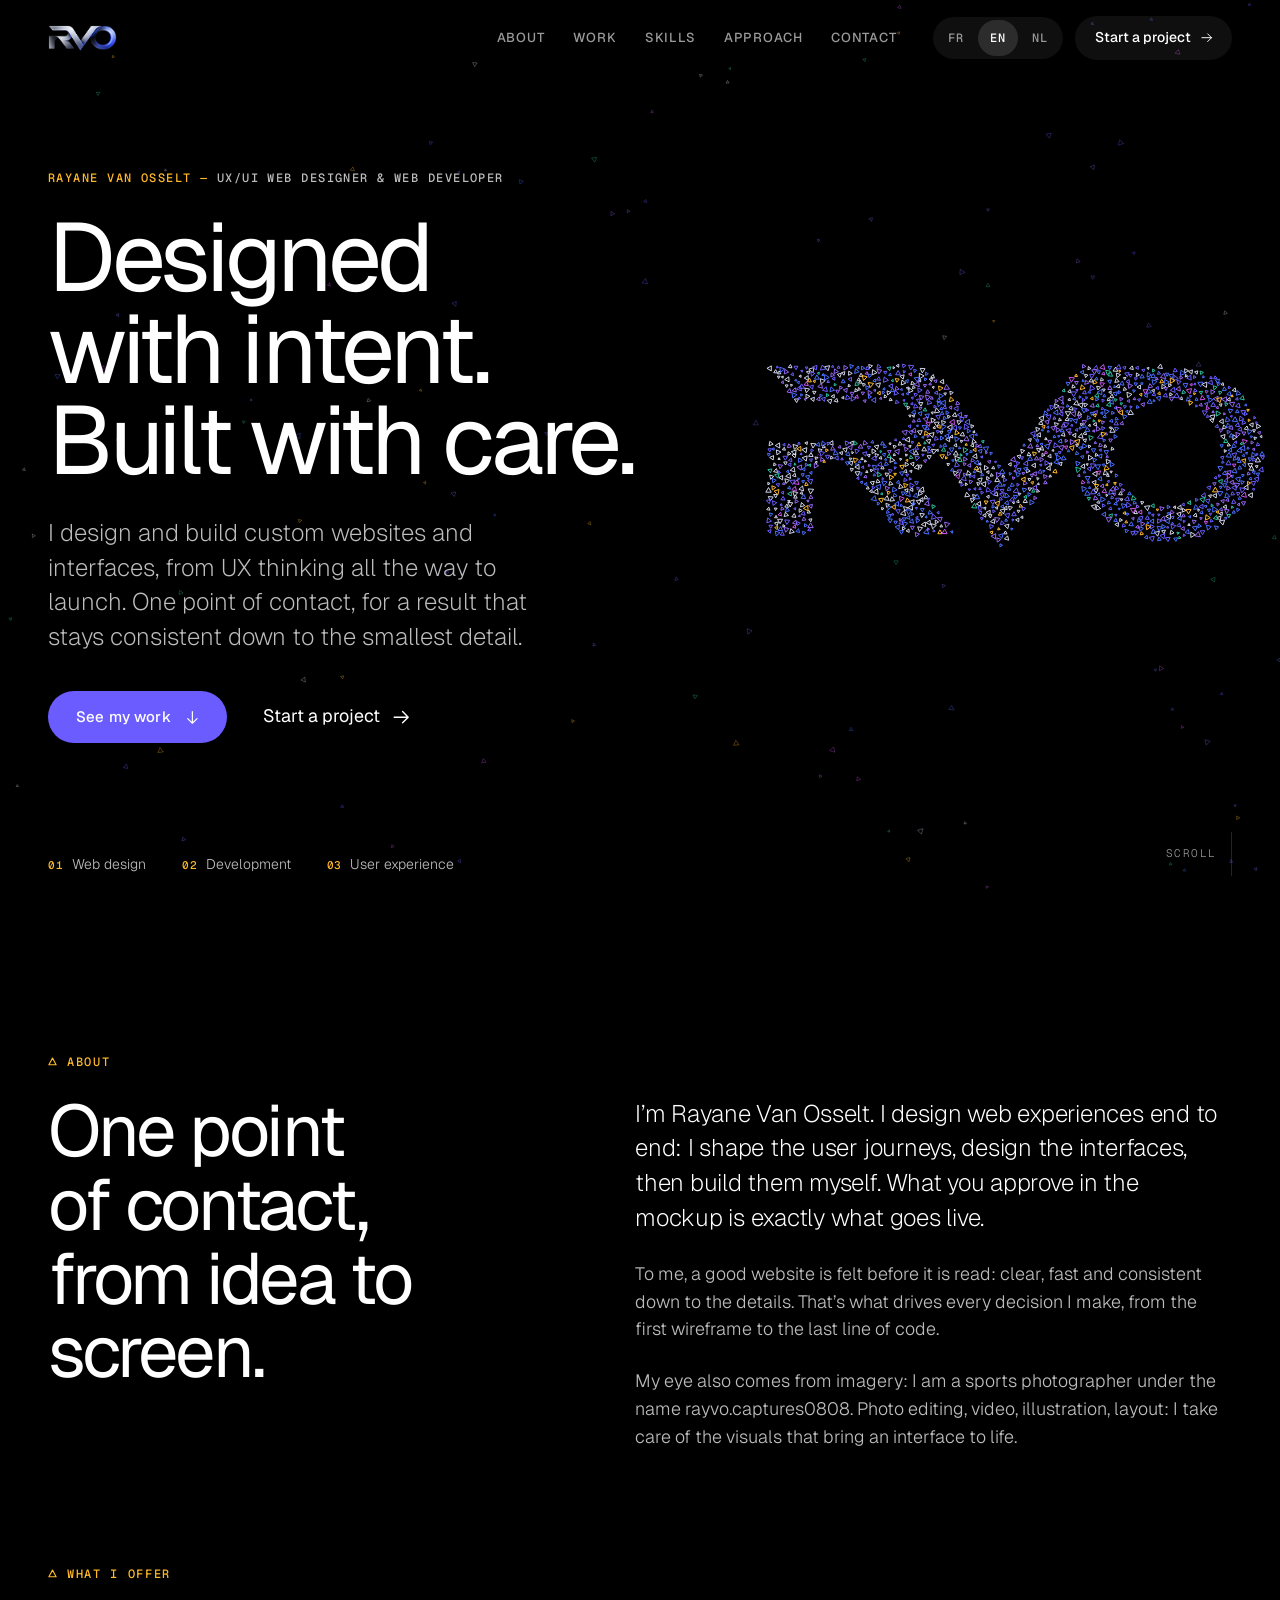
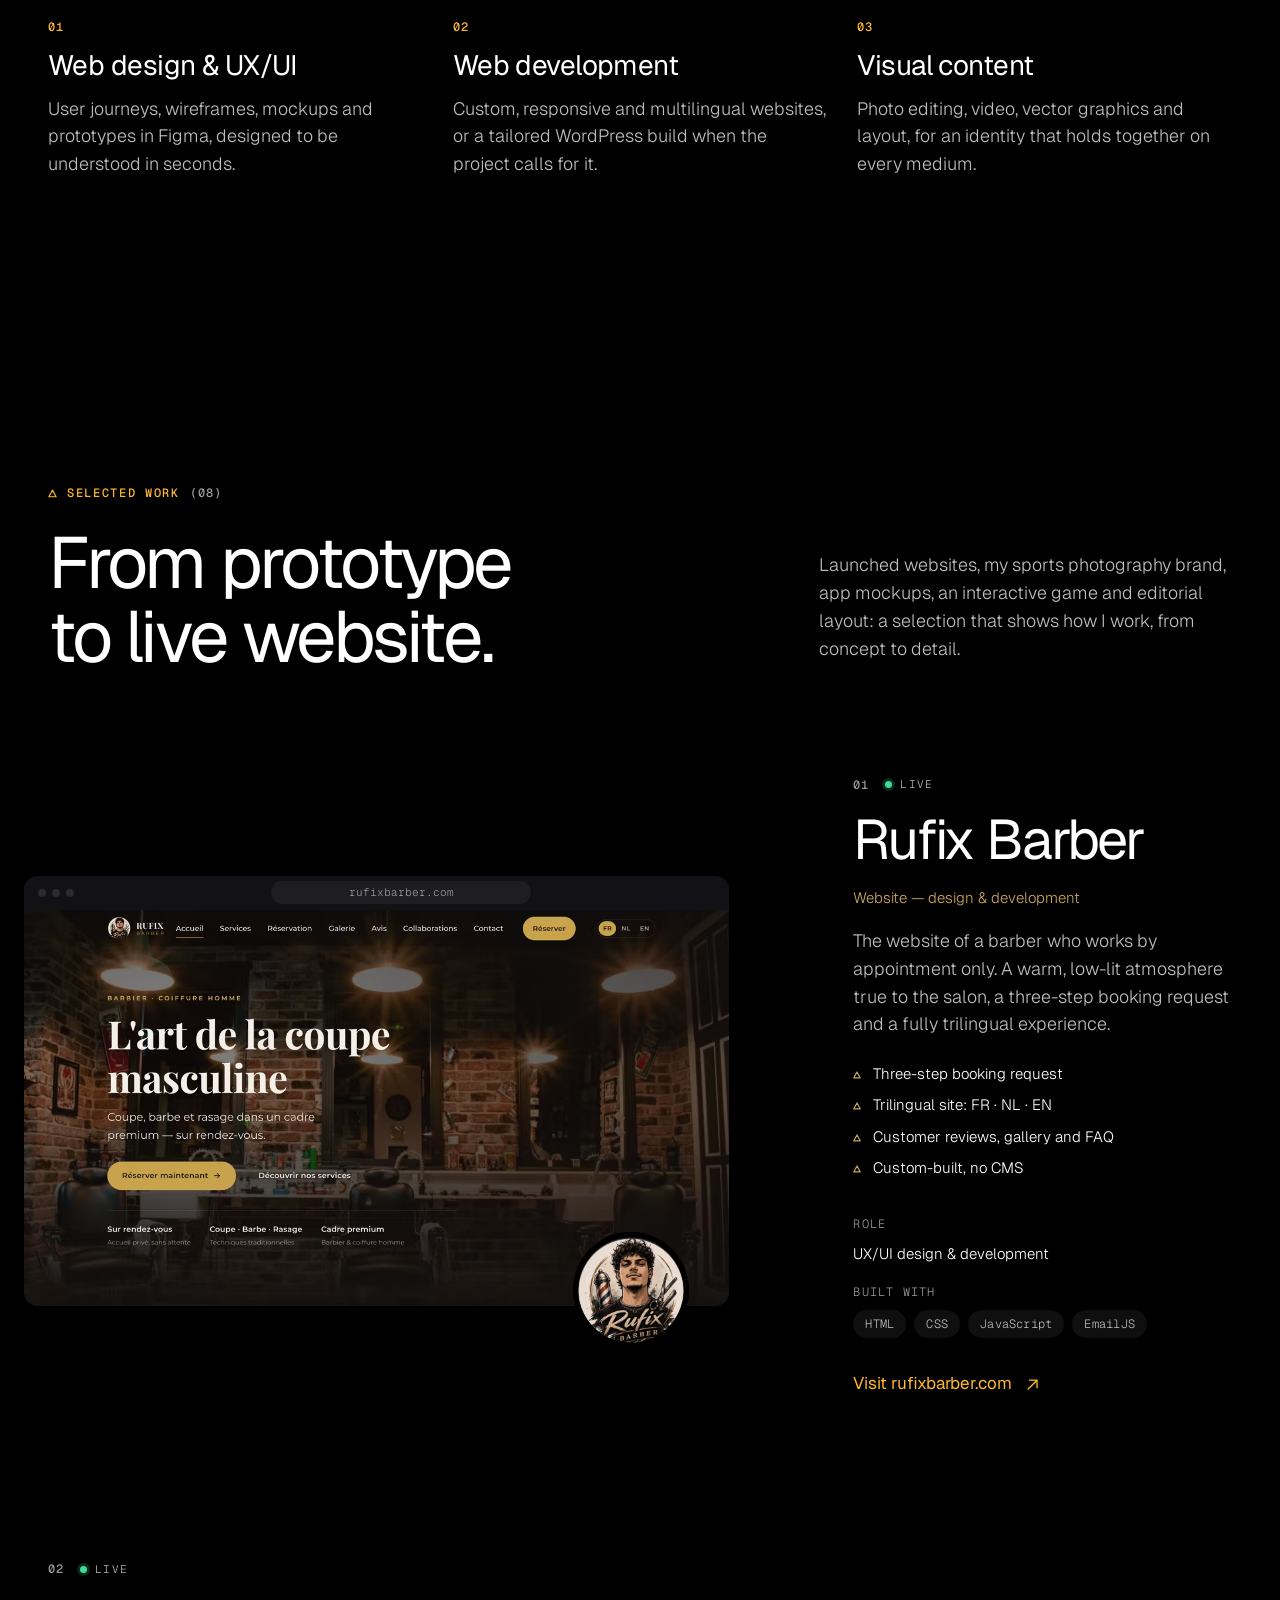
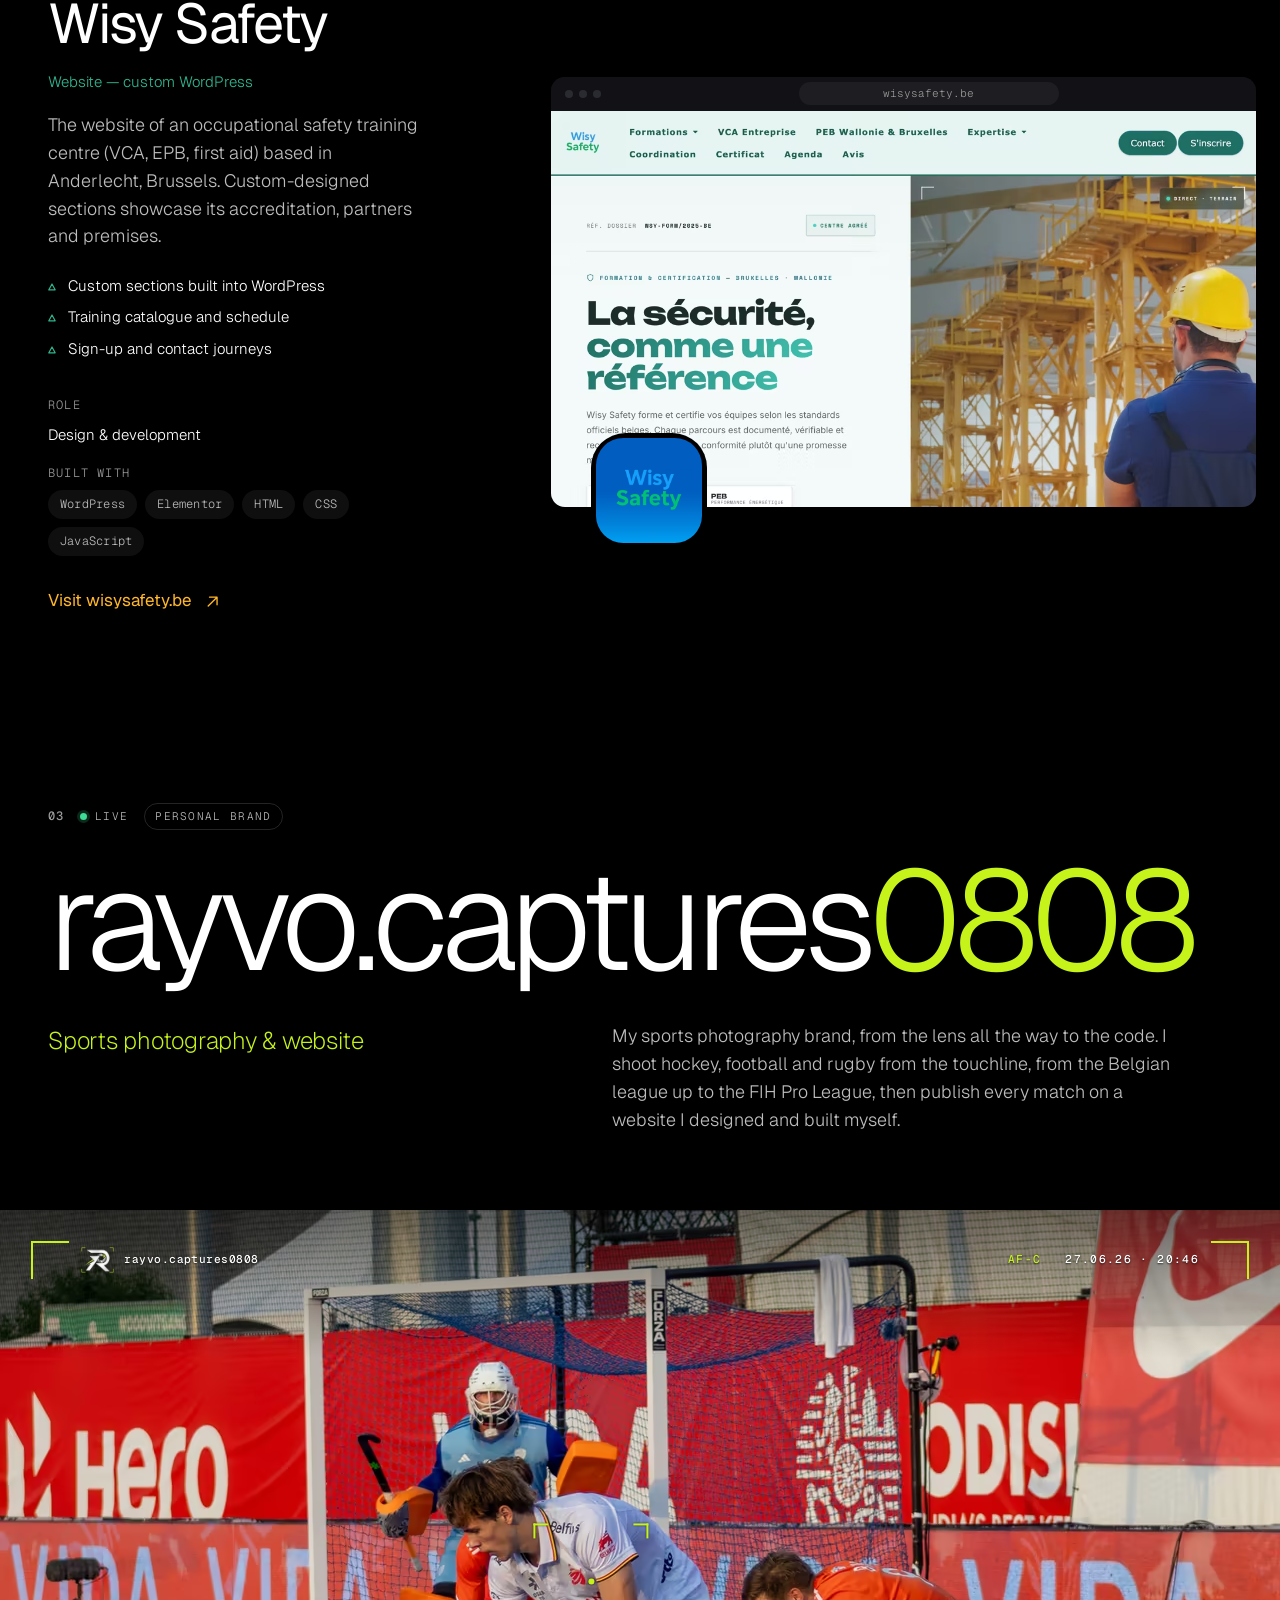
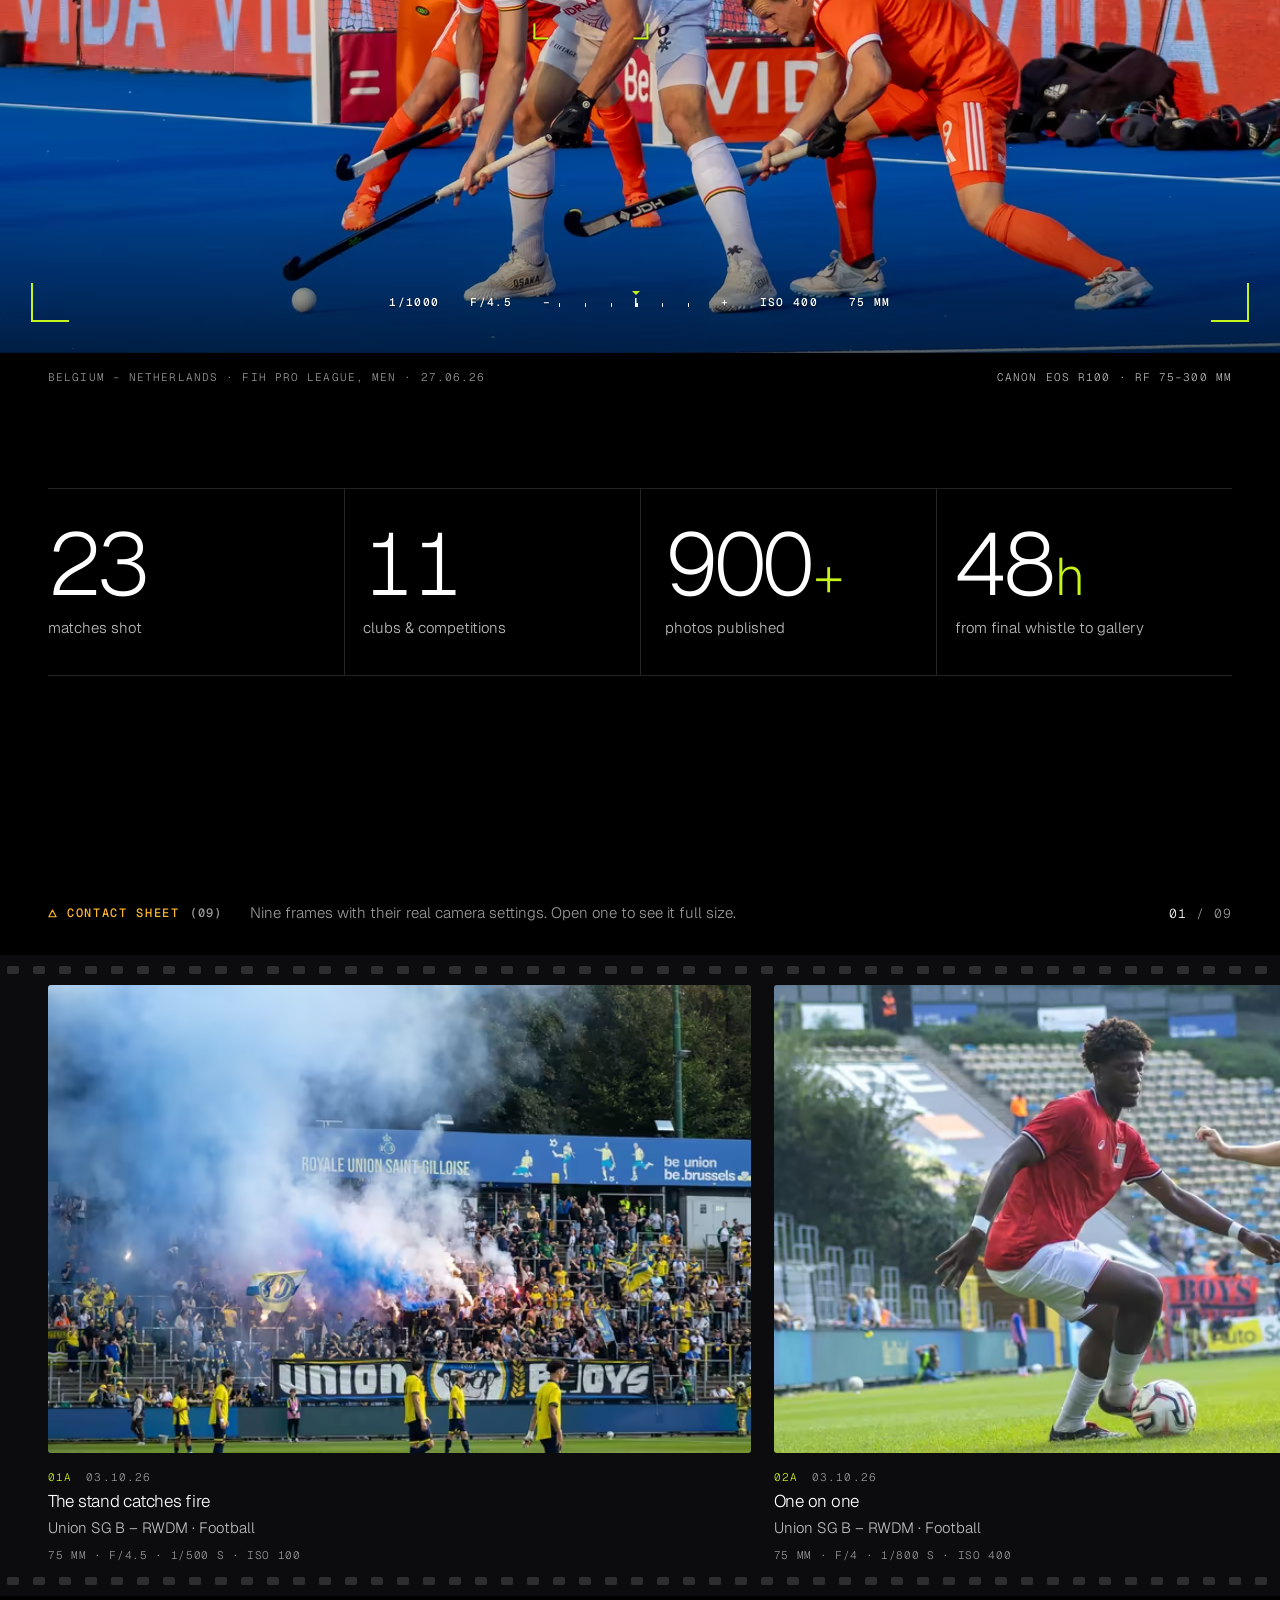
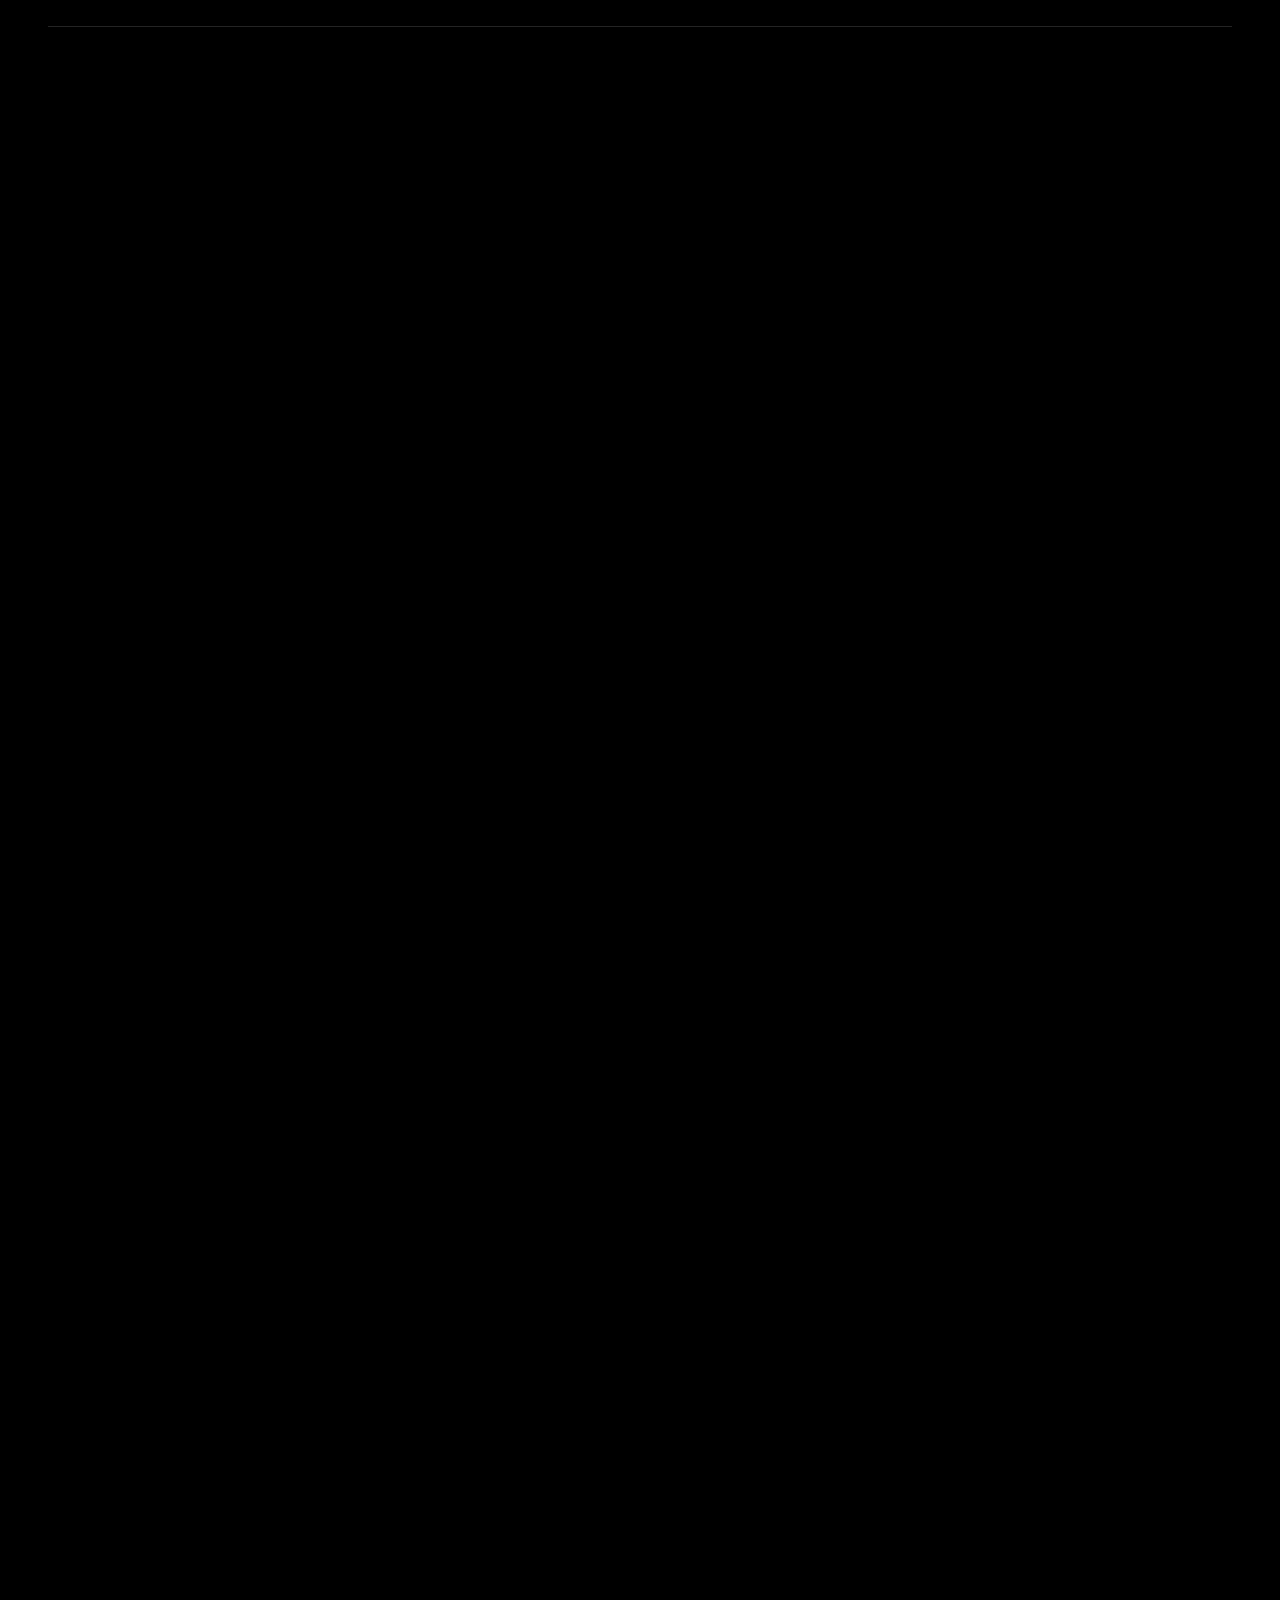
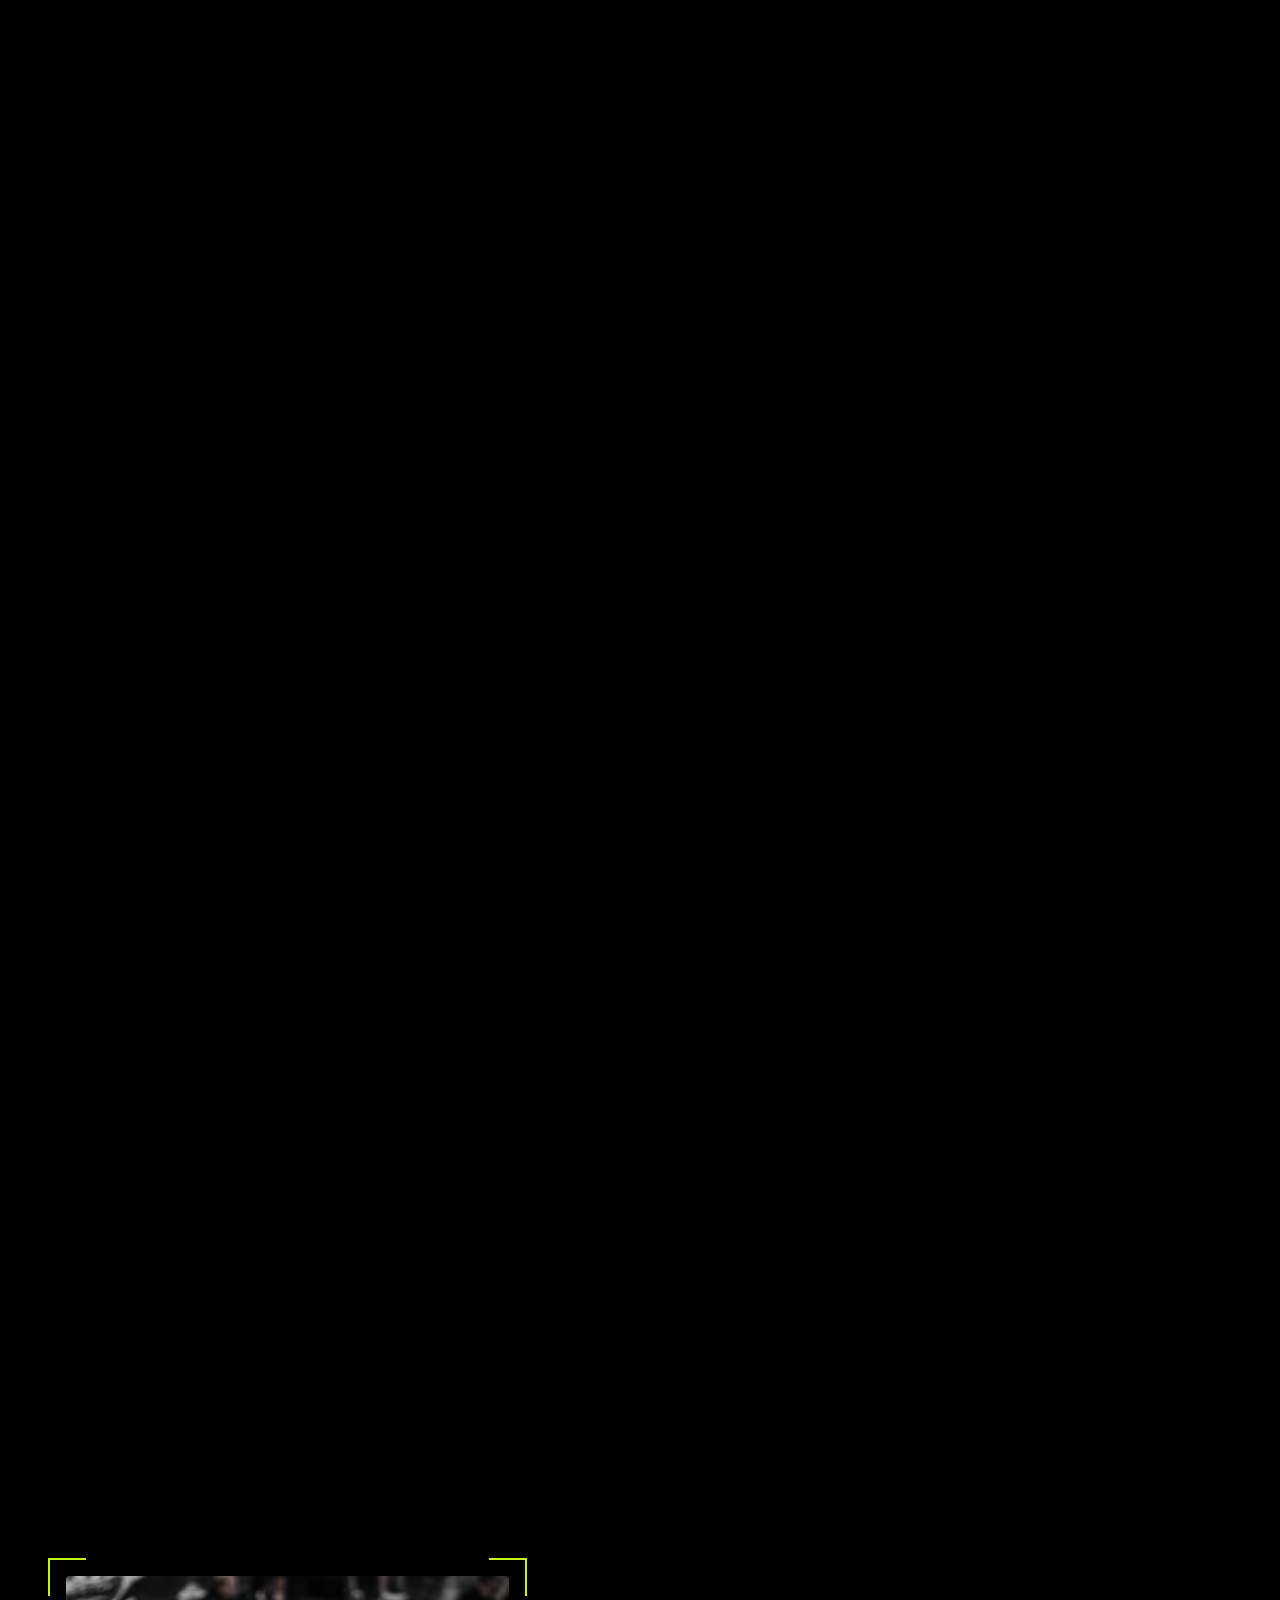
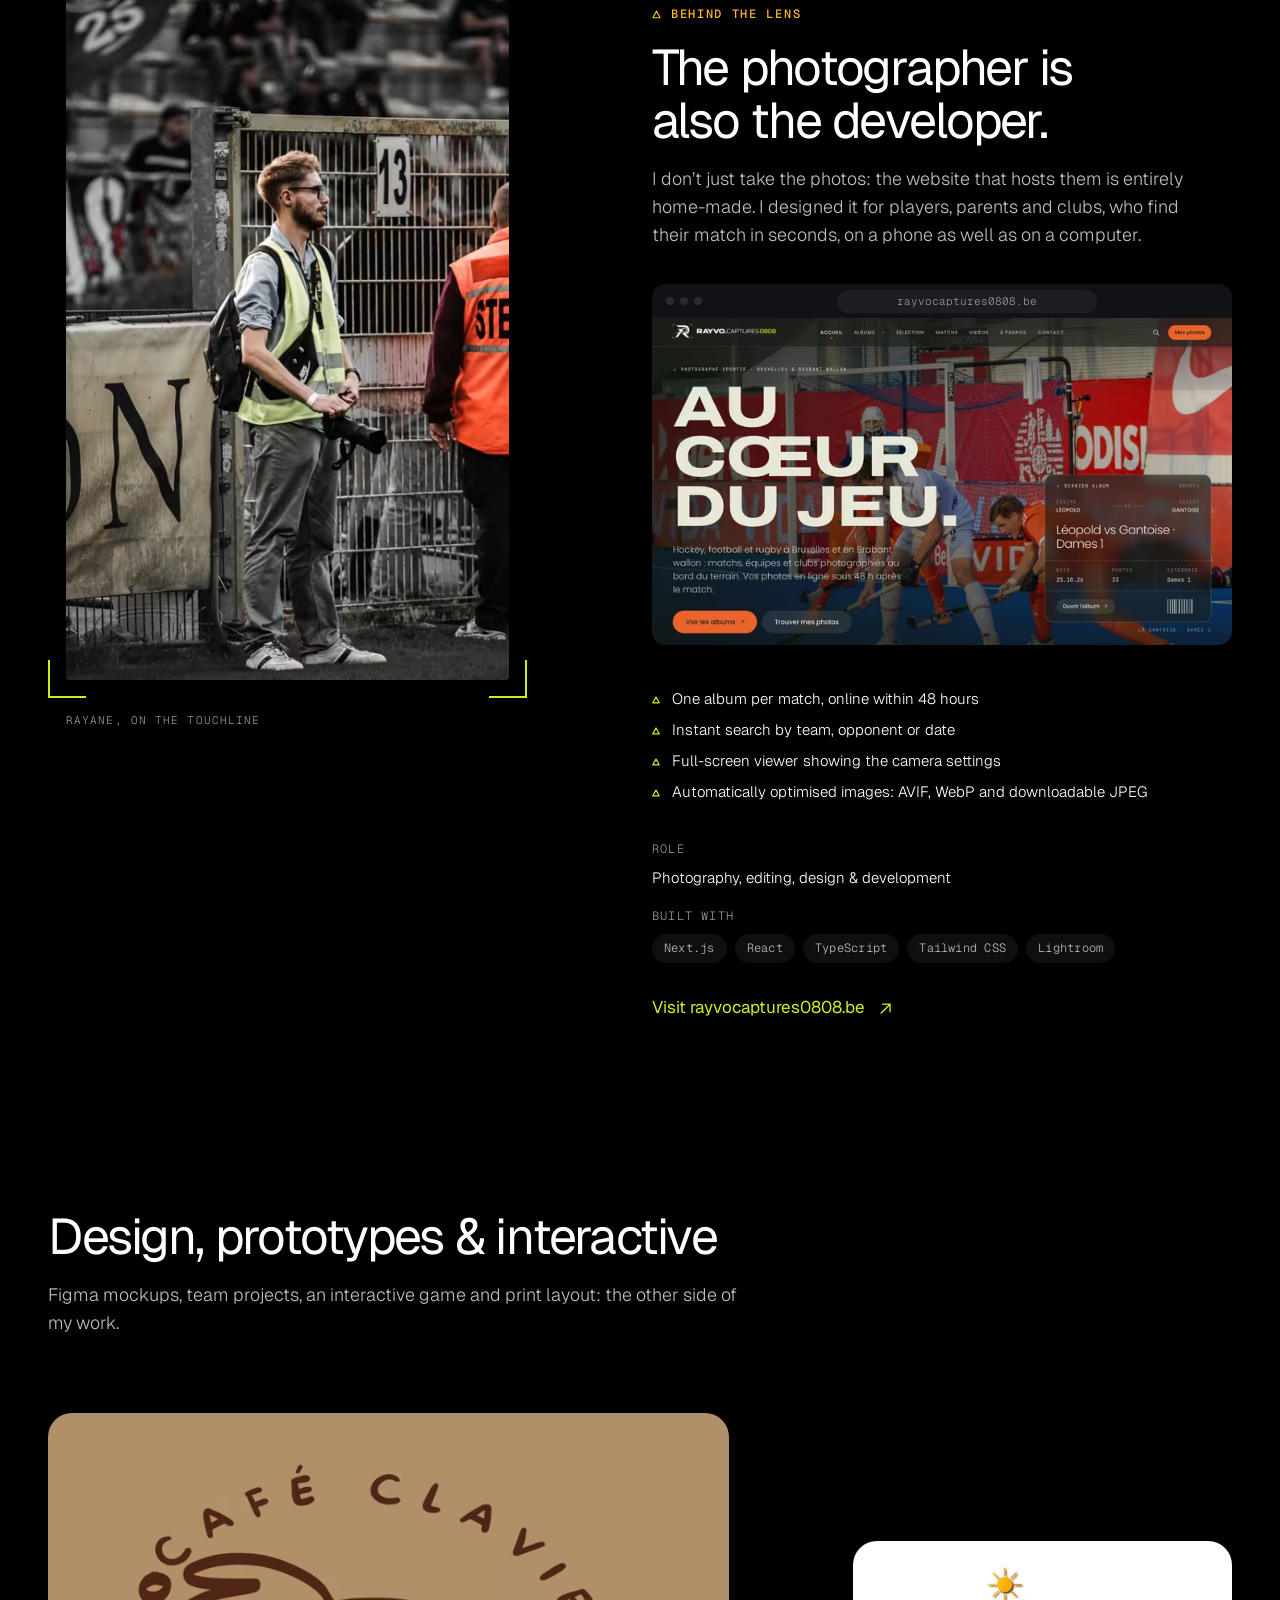
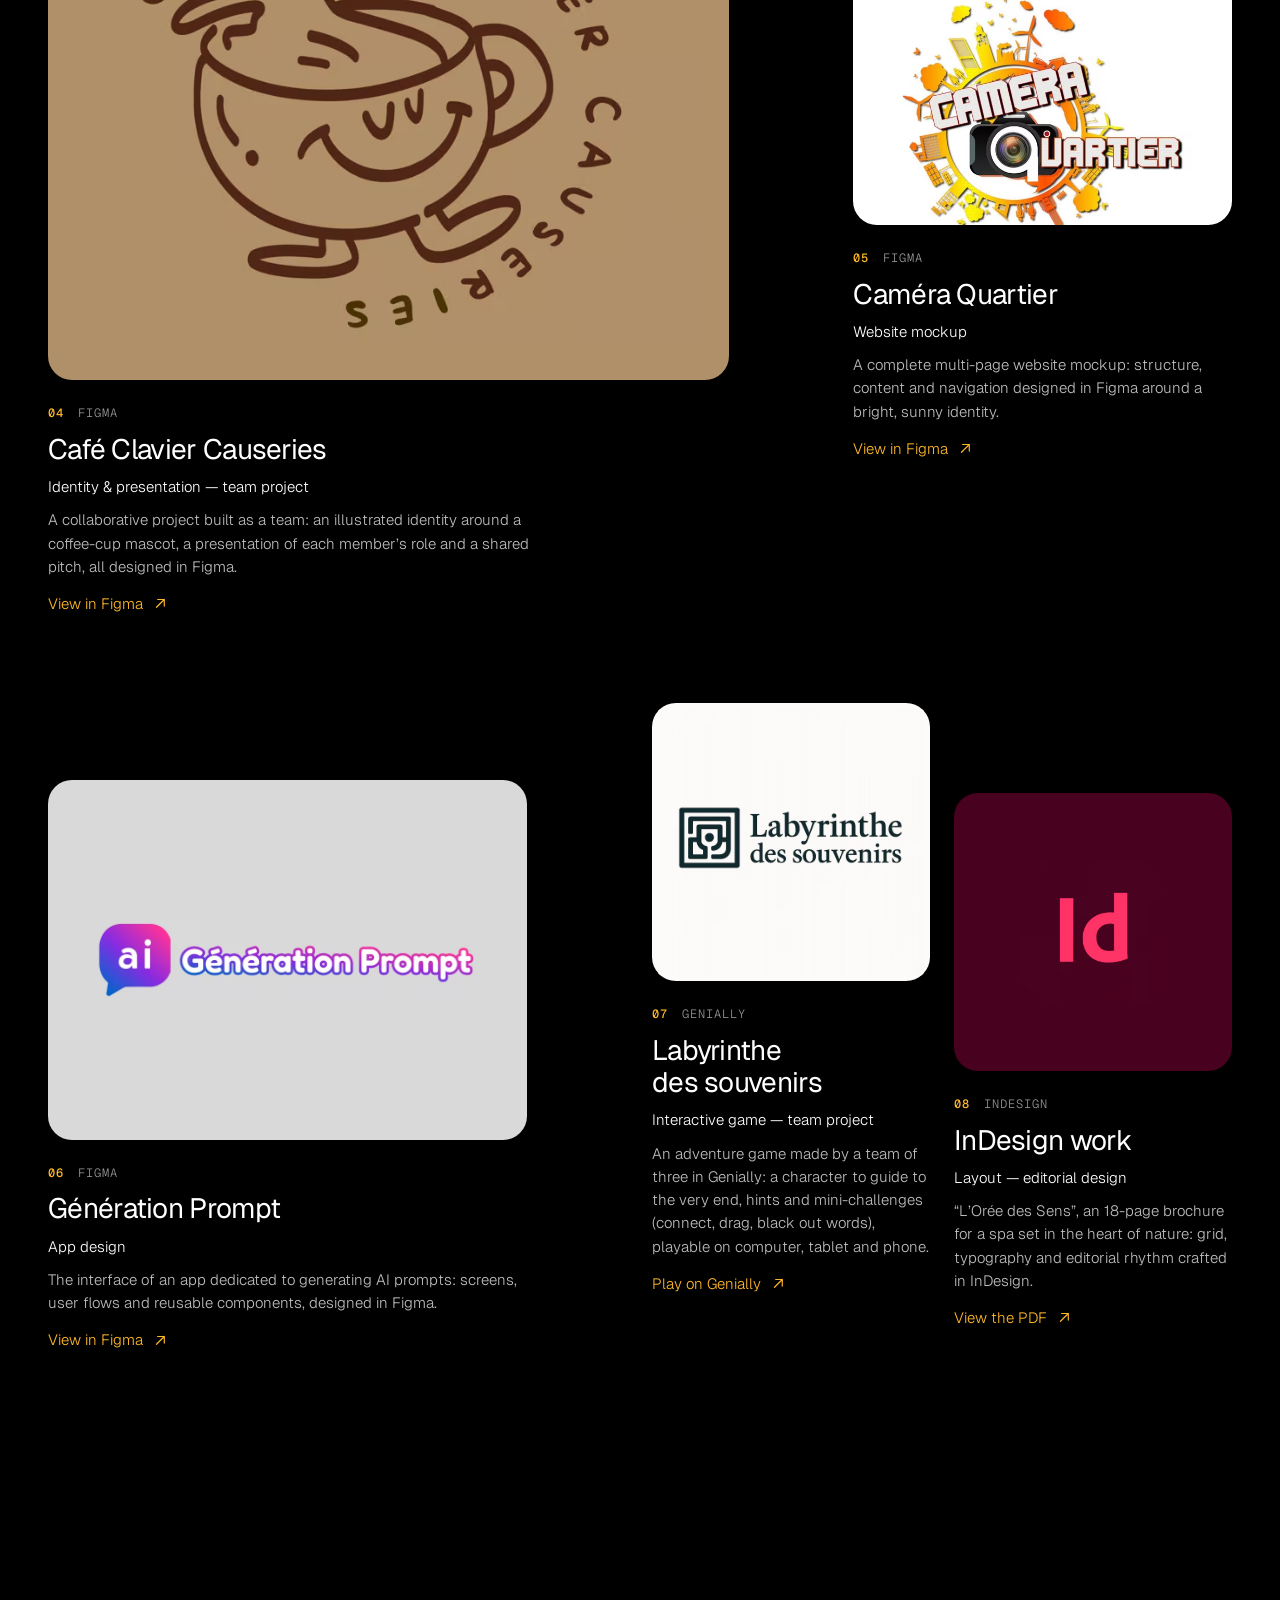
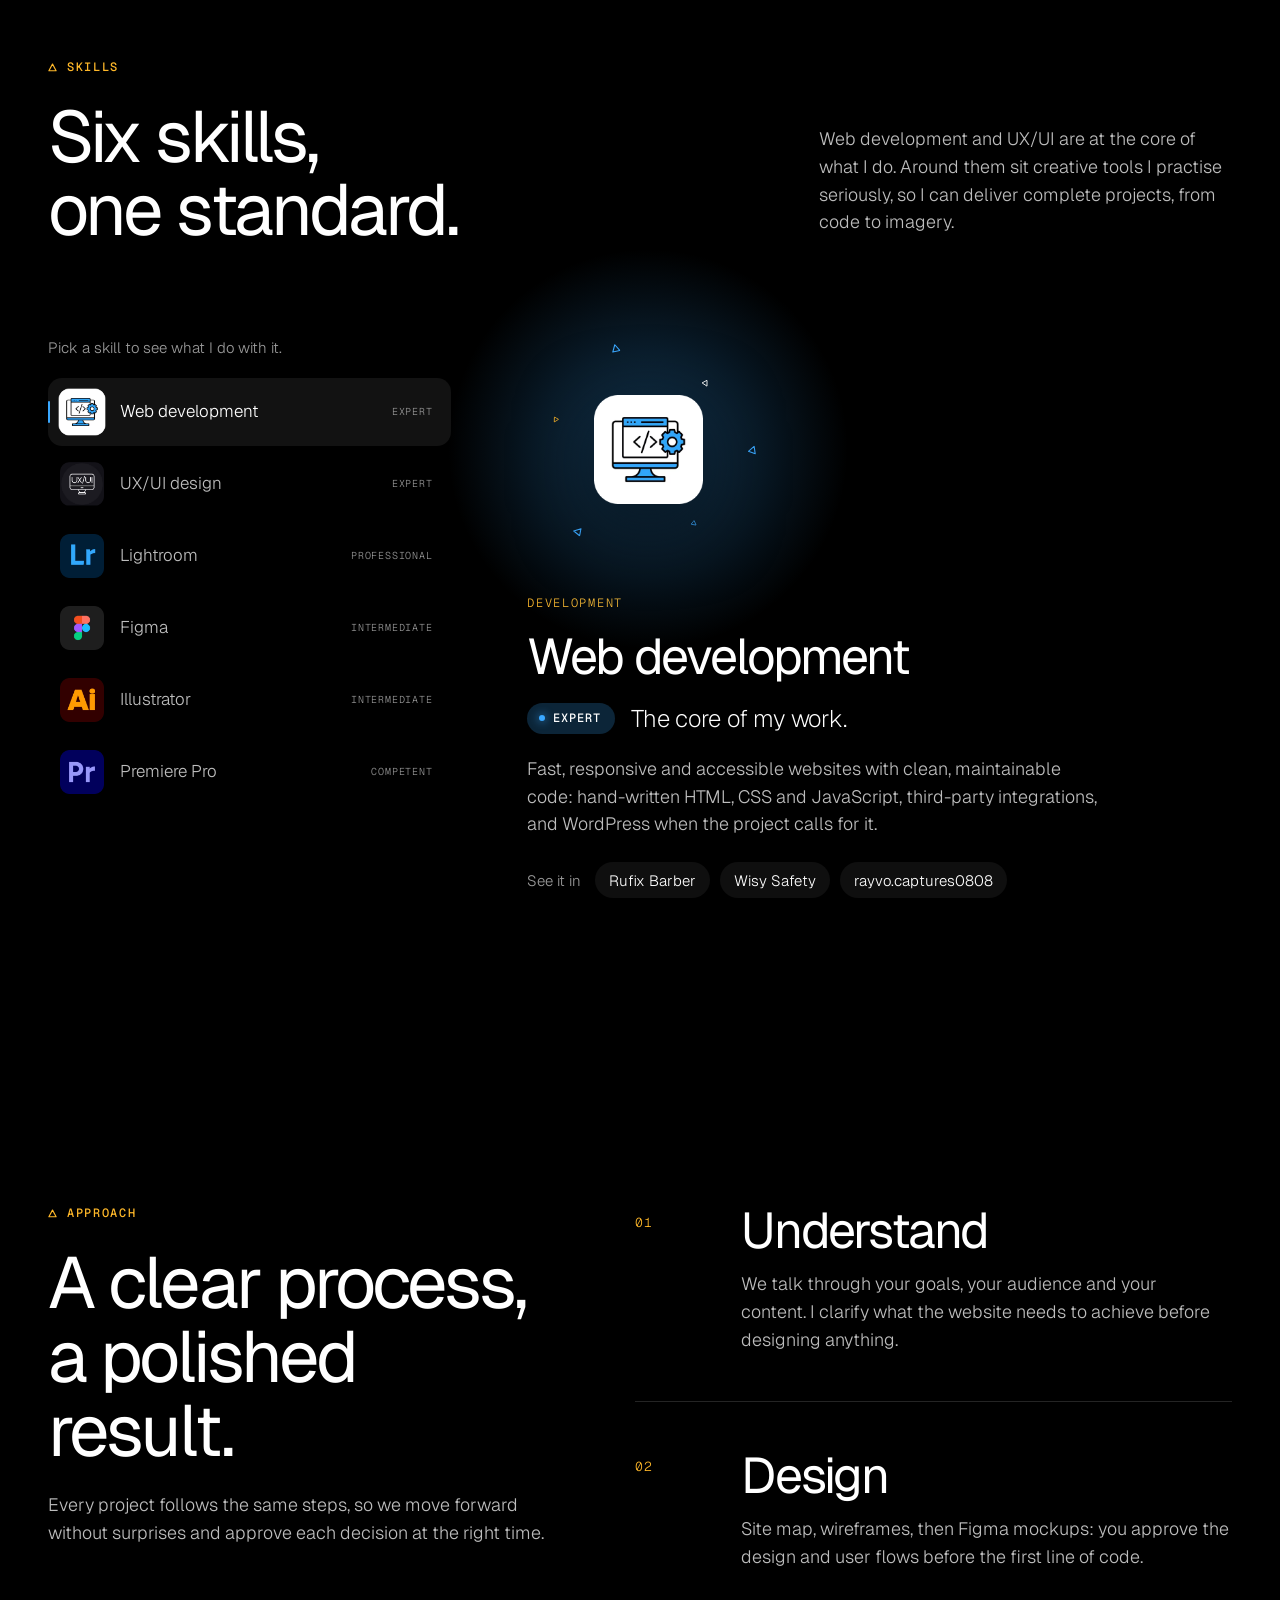
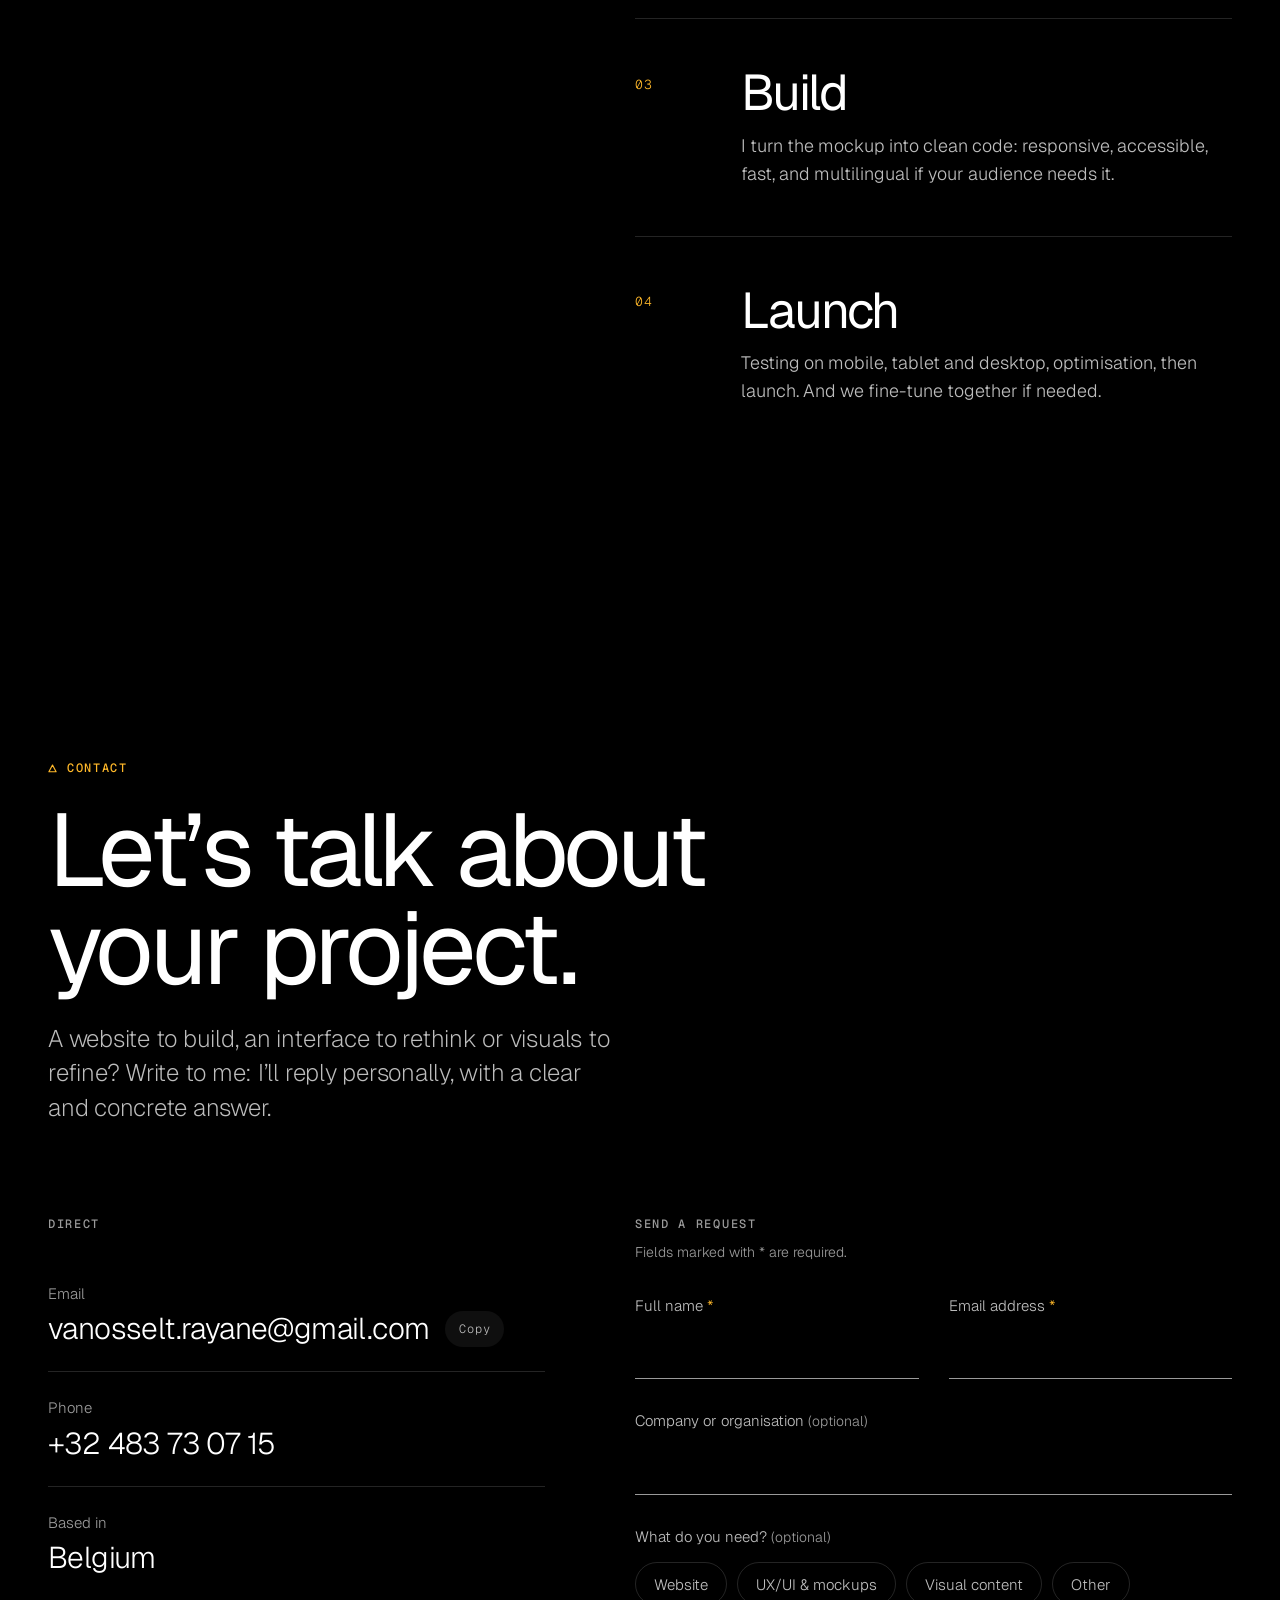
<file: en/index.html>
<!doctype html>
<html lang="en" class="no-js">
<head>
  <meta charset="utf-8">
  <meta name="viewport" content="width=device-width, initial-scale=1, viewport-fit=cover">
  <title>Rayane Van Osselt — UX/UI Web Designer &amp; Web Developer | RVO</title>
  <meta name="description" content="Portfolio of Rayane Van Osselt (RVO), UX/UI web designer, web developer and sports photographer in Belgium: custom websites, interfaces and polished visuals.">
  <meta name="author" content="Rayane Van Osselt">
  <link rel="canonical" href="https://rayanevanosselt.github.io/My-Portofolio/en/">
  <link rel="alternate" hreflang="fr" href="https://rayanevanosselt.github.io/My-Portofolio/">
  <link rel="alternate" hreflang="en" href="https://rayanevanosselt.github.io/My-Portofolio/en/">
  <link rel="alternate" hreflang="nl" href="https://rayanevanosselt.github.io/My-Portofolio/nl/">
  <link rel="alternate" hreflang="x-default" href="https://rayanevanosselt.github.io/My-Portofolio/">

  <meta name="theme-color" content="#000000">
  <meta name="color-scheme" content="dark">

  <meta property="og:type" content="website">
  <meta property="og:site_name" content="RVO — Rayane Van Osselt">
  <meta property="og:title" content="Rayane Van Osselt — Web design, development &amp; UX/UI">
  <meta property="og:description" content="Portfolio of Rayane Van Osselt (RVO), UX/UI web designer, web developer and sports photographer in Belgium: custom websites, interfaces and polished visuals.">
  <meta property="og:url" content="https://rayanevanosselt.github.io/My-Portofolio/en/">
  <meta property="og:image" content="https://rayanevanosselt.github.io/My-Portofolio/assets/img/brand/og-image.jpg">
  <meta property="og:image:width" content="1200">
  <meta property="og:image:height" content="630">
  <meta property="og:image:alt" content="RVO-DEVUXUI logo: web design, development, user experience">
  <meta property="og:locale" content="en_GB">
  <meta property="og:locale:alternate" content="fr_BE">
  <meta property="og:locale:alternate" content="nl_BE">

  <meta name="twitter:card" content="summary_large_image">

  <link rel="icon" href="../favicon.ico" sizes="32x32 48x48">
  <link rel="apple-touch-icon" href="../assets/img/brand/apple-touch-icon.png">
  <link rel="manifest" href="../site.webmanifest">

  <link rel="preconnect" href="https://fonts.googleapis.com">
  <link rel="preconnect" href="https://fonts.gstatic.com" crossorigin>
  <link rel="stylesheet" href="https://fonts.googleapis.com/css2?family=Geist+Mono:wght@400;500&family=Geist:wght@200..700&display=swap">
  <link rel="stylesheet" href="../assets/css/main.css?v=eb3fb4bc39">

  <script>
    (function (d, w) {
      var root = d.documentElement;
      root.classList.replace('no-js', 'js');
      try {
        var saved = w.localStorage.getItem('rvo:lang');
        if (w.sessionStorage.getItem('rvo:lang-switch')) root.classList.add('is-lang-switch');
      } catch (e) {}
    })(document, window);
  </script>
  <script type="importmap">{"imports":{"../assets/js/data/rvo-points.js":"../assets/js/data/rvo-points.js?v=3d1e92873a","../assets/js/main.js":"../assets/js/main.js?v=d02a595fd4","../assets/js/modules/constellation.js":"../assets/js/modules/constellation.js?v=b98fe73303","../assets/js/modules/contact.js":"../assets/js/modules/contact.js?v=19152c16e9","../assets/js/modules/header.js":"../assets/js/modules/header.js?v=0f2d52e642","../assets/js/modules/language.js":"../assets/js/modules/language.js?v=b19ee75278","../assets/js/modules/lightbox.js":"../assets/js/modules/lightbox.js?v=e2a7728b36","../assets/js/modules/menu.js":"../assets/js/modules/menu.js?v=546b6b1511","../assets/js/modules/reveal.js":"../assets/js/modules/reveal.js?v=4427d37635","../assets/js/modules/shoot.js":"../assets/js/modules/shoot.js?v=1088614f8c","../assets/js/modules/skills.js":"../assets/js/modules/skills.js?v=ba163e7f9e"}}</script>
  <link rel="modulepreload" href="../assets/js/data/rvo-points.js?v=3d1e92873a">
  <link rel="modulepreload" href="../assets/js/modules/constellation.js?v=b98fe73303">
  <link rel="modulepreload" href="../assets/js/modules/contact.js?v=19152c16e9">
  <link rel="modulepreload" href="../assets/js/modules/header.js?v=0f2d52e642">
  <link rel="modulepreload" href="../assets/js/modules/language.js?v=b19ee75278">
  <link rel="modulepreload" href="../assets/js/modules/lightbox.js?v=e2a7728b36">
  <link rel="modulepreload" href="../assets/js/modules/menu.js?v=546b6b1511">
  <link rel="modulepreload" href="../assets/js/modules/reveal.js?v=4427d37635">
  <link rel="modulepreload" href="../assets/js/modules/shoot.js?v=1088614f8c">
  <link rel="modulepreload" href="../assets/js/modules/skills.js?v=ba163e7f9e">

  <script type="module" src="../assets/js/main.js?v=3995695860"></script>
  <script type="application/ld+json">{"@context":"https://schema.org","@graph":[{"@type":"Person","@id":"https://rayanevanosselt.github.io/My-Portofolio/#person","name":"Rayane Van Osselt","alternateName":"RVO","jobTitle":"UX/UI web designer & web developer","url":"https://rayanevanosselt.github.io/My-Portofolio/","email":"mailto:vanosselt.rayane@gmail.com","telephone":"+32483730715","image":"https://rayanevanosselt.github.io/My-Portofolio/assets/img/brand/og-image.jpg","knowsAbout":["Web development","UX/UI design","Figma","Adobe Illustrator","Adobe Lightroom","Adobe Premiere Pro","WordPress","Sports photography"]},{"@type":"WebSite","@id":"https://rayanevanosselt.github.io/My-Portofolio/#website","url":"https://rayanevanosselt.github.io/My-Portofolio/","name":"RVO — Rayane Van Osselt","inLanguage":["fr","en","nl"],"publisher":{"@id":"https://rayanevanosselt.github.io/My-Portofolio/#person"}},{"@type":"WebPage","@id":"https://rayanevanosselt.github.io/My-Portofolio/en/#webpage","url":"https://rayanevanosselt.github.io/My-Portofolio/en/","name":"Rayane Van Osselt — UX/UI Web Designer & Web Developer | RVO","description":"Portfolio of Rayane Van Osselt (RVO), UX/UI web designer, web developer and sports photographer in Belgium: custom websites, interfaces and polished visuals.","inLanguage":"en","isPartOf":{"@id":"https://rayanevanosselt.github.io/My-Portofolio/#website"},"about":{"@id":"https://rayanevanosselt.github.io/My-Portofolio/#person"}}]}</script>
</head>
<body>
  <a class="skip-link" href="#main">Skip to content</a>

  <header class="site-header" data-header>
    <div class="site-header__inner">
      <a class="brand" href="#top" aria-label="RVO — Rayane Van Osselt, back to top">
        <picture class="brand__mark">
          <source type="image/avif" srcset="../assets/img/brand/rvo-mark.avif">
          <img src="../assets/img/brand/rvo-mark.png" width="342" height="128" alt="">
        </picture>
        <span class="brand__name" aria-hidden="true">Rayane Van Osselt</span>
      </a>

      <nav class="site-nav" aria-label="Main navigation">
        <ul class="site-nav__list">
          <li><a href="#about" data-nav-link="about"><span class="nav-index" aria-hidden="true">01</span><span class="nav-label">About</span></a></li>
<li><a href="#work" data-nav-link="work"><span class="nav-index" aria-hidden="true">02</span><span class="nav-label">Work</span></a></li>
<li><a href="#skills" data-nav-link="skills"><span class="nav-index" aria-hidden="true">03</span><span class="nav-label">Skills</span></a></li>
<li><a href="#method" data-nav-link="method"><span class="nav-index" aria-hidden="true">04</span><span class="nav-label">Approach</span></a></li>
<li><a href="#contact" data-nav-link="contact"><span class="nav-index" aria-hidden="true">05</span><span class="nav-label">Contact</span></a></li>

        </ul>
      </nav>

      <div class="site-header__actions">
        <nav class="lang-switch" aria-label="Choose language">
          <ul class="lang-switch__list">
            <li><a class="lang-link" href="../" hreflang="fr" lang="fr" data-lang-link="fr"><span class="lang-link__short" aria-hidden="true">FR</span><span class="lang-link__name">Français</span></a></li>
<li><a class="lang-link" href="./" hreflang="en" lang="en" data-lang-link="en" aria-current="true"><span class="lang-link__short" aria-hidden="true">EN</span><span class="lang-link__name">English</span></a></li>
<li><a class="lang-link" href="../nl/" hreflang="nl" lang="nl" data-lang-link="nl"><span class="lang-link__short" aria-hidden="true">NL</span><span class="lang-link__name">Nederlands</span></a></li>

          </ul>
        </nav>
        <a class="header-cta" href="#contact"><span>Start a project</span><svg class="icon" viewBox="0 0 24 24" aria-hidden="true" focusable="false"><path d="M4.5 12h15m-6-6 6 6-6 6"/></svg></a>
        <button class="menu-button" type="button" aria-expanded="false" aria-controls="mobile-menu" data-menu-open>
          <span class="sr-only">Open menu</span>
          <span class="menu-button__bars" aria-hidden="true"></span>
        </button>
      </div>
    </div>
  </header>

  <dialog class="mobile-menu" id="mobile-menu" aria-label="Menu" data-menu>
    <div class="mobile-menu__top">
      <picture class="brand__mark">
        <source type="image/avif" srcset="../assets/img/brand/rvo-mark.avif">
        <img src="../assets/img/brand/rvo-mark.png" width="342" height="128" alt="RVO">
      </picture>
      <button class="menu-close" type="button" data-menu-close>
        <span class="sr-only">Close menu</span>
        <span class="menu-close__icon" aria-hidden="true"></span>
      </button>
    </div>
    <nav class="mobile-menu__nav" aria-label="Main navigation">
      <ul>
        <li><a href="#about" data-nav-link="about"><span class="nav-index" aria-hidden="true">01</span><span class="nav-label">About</span></a></li>
<li><a href="#work" data-nav-link="work"><span class="nav-index" aria-hidden="true">02</span><span class="nav-label">Work</span></a></li>
<li><a href="#skills" data-nav-link="skills"><span class="nav-index" aria-hidden="true">03</span><span class="nav-label">Skills</span></a></li>
<li><a href="#method" data-nav-link="method"><span class="nav-index" aria-hidden="true">04</span><span class="nav-label">Approach</span></a></li>
<li><a href="#contact" data-nav-link="contact"><span class="nav-index" aria-hidden="true">05</span><span class="nav-label">Contact</span></a></li>

      </ul>
    </nav>
    <div class="mobile-menu__foot">
      <nav class="lang-switch lang-switch--full" aria-label="Choose language">
        <ul class="lang-switch__list">
          <li><a class="lang-link" href="../" hreflang="fr" lang="fr" data-lang-link="fr"><span class="lang-link__short" aria-hidden="true">FR</span><span class="lang-link__name">Français</span></a></li>
<li><a class="lang-link" href="./" hreflang="en" lang="en" data-lang-link="en" aria-current="true"><span class="lang-link__short" aria-hidden="true">EN</span><span class="lang-link__name">English</span></a></li>
<li><a class="lang-link" href="../nl/" hreflang="nl" lang="nl" data-lang-link="nl"><span class="lang-link__short" aria-hidden="true">NL</span><span class="lang-link__name">Nederlands</span></a></li>

        </ul>
      </nav>
      <a class="mobile-menu__mail" href="mailto:vanosselt.rayane@gmail.com?subject=Collaboration%20request%20%E2%80%94%20Portfolio">vanosselt.rayane@gmail.com</a>
    </div>
  </dialog>

  <main id="main">
    <section class="hero" id="top" aria-labelledby="hero-title" data-hero>
      <canvas class="hero__canvas" aria-hidden="true" data-constellation></canvas>
      <div class="hero__inner container">
        <div class="hero__visual" aria-hidden="true" data-constellation-target>
          <picture class="hero__fallback">
            <source type="image/avif" srcset="../assets/img/brand/rvo-mark.avif">
            <img src="../assets/img/brand/rvo-mark.png" width="342" height="128" alt="">
          </picture>
        </div>
        <div class="hero__copy">
          <h1 class="hero__title" id="hero-title">
            <span class="hero__eyebrow"><span>Rayane Van Osselt</span><span class="hero__sep" aria-hidden="true"> — </span><span class="hero__role">UX/UI web designer &amp; web developer</span></span>
            <span class="hero__headline">Designed with&nbsp;intent.<br> Built with&nbsp;care.</span>
          </h1>
          <p class="hero__lead">I design and build custom websites and interfaces, from UX thinking all the way to launch. One point of contact, for a result that stays consistent down to the smallest detail.</p>
          <div class="hero__actions">
            <a class="btn btn--primary" href="#work"><span>See my work</span><svg class="icon icon--down" viewBox="0 0 24 24" aria-hidden="true" focusable="false"><path d="M12 4.5v15m-6-6 6 6 6-6"/></svg></a>
            <a class="link-arrow" href="#contact"><span>Start a project</span><svg class="icon" viewBox="0 0 24 24" aria-hidden="true" focusable="false"><path d="M4.5 12h15m-6-6 6 6-6 6"/></svg></a>
          </div>
        </div>
      </div>
      <div class="hero__foot container">
        <ol class="hero__disciplines">
          <li><span class="index">01</span>Web design</li>
          <li><span class="index">02</span>Development</li>
          <li><span class="index">03</span>User experience</li>
          
        </ol>
        <a class="scroll-cue" href="#about"><span>Scroll</span><span class="scroll-cue__line" aria-hidden="true"></span></a>
      </div>
    </section>

    <section class="section about" id="about" aria-labelledby="about-title">
      <div class="container">
        <div class="about__grid">
          <header class="section-head about__head">
            <p class="label" data-reveal>About</p>
            <h2 class="title-lg" id="about-title" data-reveal>One point of contact,<br> from idea to screen.</h2>
          </header>
          <div class="about__body">
            <p class="lead" data-reveal>I’m Rayane Van Osselt. I design web experiences end to end: I shape the user journeys, design the interfaces, then build them myself. What you approve in the mockup is exactly what goes live.</p>
            <p data-reveal>To me, a good website is felt before it is read: clear, fast and consistent down to the details. That’s what drives every decision I make, from the first wireframe to the last line of code.</p>
            <p data-reveal>My eye also comes from imagery: I am a sports photographer under the name rayvo.captures0808. Photo editing, video, illustration, layout: I take care of the visuals that bring an interface to life.</p>
          </div>
        </div>

        <div class="services">
          <h3 class="label" data-reveal>What I offer</h3>
          <ul class="services__list">
            <li class="service" data-reveal>
              <span class="index">01</span>
              <h4 class="service__title">Web design &amp; UX/UI</h4>
              <p class="service__text">User journeys, wireframes, mockups and prototypes in Figma, designed to be understood in seconds.</p>
            </li>
            <li class="service" data-reveal>
              <span class="index">02</span>
              <h4 class="service__title">Web development</h4>
              <p class="service__text">Custom, responsive and multilingual websites, or a tailored WordPress build when the project calls for it.</p>
            </li>
            <li class="service" data-reveal>
              <span class="index">03</span>
              <h4 class="service__title">Visual content</h4>
              <p class="service__text">Photo editing, video, vector graphics and layout, for an identity that holds together on every medium.</p>
            </li>
            
          </ul>
        </div>
      </div>
    </section>

    <section class="section work" id="work" aria-labelledby="work-title">
      <div class="container">
        <header class="section-head section-head--split">
          <div>
            <p class="label" data-reveal>Selected work <span class="label__count">(08)</span></p>
            <h2 class="title-lg" id="work-title" data-reveal>From prototype<br> to live website.</h2>
          </div>
          <p class="section-head__intro" data-reveal>Launched websites, my sports photography brand, app mockups, an interactive game and editorial layout: a selection that shows how I work, from concept to detail.</p>
        </header>

        <div class="cases">
          <article class="case case--rufix" id="project-rufix" aria-labelledby="project-rufix-title" style="--accent: #c9a45c">
            <div class="case__media" data-reveal>
              <a class="browser" href="https://rufixbarber.com/" target="_blank" rel="noopener" tabindex="-1" aria-describedby="new-tab-hint">
                <span class="browser__bar" aria-hidden="true"><span class="browser__dots"></span><span class="browser__url">rufixbarber.com</span></span>
                <span class="browser__screen">
                  <picture>
                    <source type="image/avif" srcset="../assets/img/projects/rufix-site-720.avif 720w, ../assets/img/projects/rufix-site-1200.avif 1200w, ../assets/img/projects/rufix-site-2000.avif 2000w" sizes="(min-width: 1320px) 780px, (min-width: 960px) 60vw, 94vw">
                    <img src="../assets/img/projects/rufix-site-1200.jpg" width="1440" height="900" alt="Rufix Barber homepage, headlined “L’art de la coupe masculine”" loading="lazy" decoding="async">
                  </picture>
                </span>
              </a>
              <picture class="case__badge">
                <source type="image/avif" srcset="../assets/img/projects/rufix-logo-320.avif 320w, ../assets/img/projects/rufix-logo-640.avif 640w" sizes="120px">
                <img src="../assets/img/projects/rufix-logo-320.png" width="320" height="320" alt="Rufix Barber logo" loading="lazy" decoding="async">
              </picture>
            </div>
            <div class="case__info">
              <p class="case__kicker"><span class="index">01</span><span class="live">Live</span></p>
              <h3 class="case__title" id="project-rufix-title" data-reveal>Rufix Barber</h3>
              <p class="case__category" data-reveal>Website — design &amp; development</p>
              <p class="case__summary" data-reveal>The website of a barber who works by appointment only. A warm, low-lit atmosphere true to the salon, a three-step booking request and a fully trilingual experience.</p>
              <ul class="case__features" data-reveal>
                <li>Three-step booking request</li>
                <li>Trilingual site: FR · NL · EN</li>
                <li>Customer reviews, gallery and FAQ</li>
                <li>Custom-built, no CMS</li>
                
              </ul>
              <dl class="case__facts" data-reveal>
                <div><dt>Role</dt><dd>UX/UI design &amp; development</dd></div>
                <div><dt>Built with</dt><dd><ul class="tags"><li>HTML</li><li>CSS</li><li>JavaScript</li><li>EmailJS</li></ul></dd></div>
              </dl>
              <a class="link-arrow link-arrow--lg" href="https://rufixbarber.com/" target="_blank" rel="noopener" aria-describedby="new-tab-hint" data-reveal><span>Visit rufixbarber.com</span><svg class="icon icon--external" viewBox="0 0 24 24" aria-hidden="true" focusable="false"><path d="M7 17 17 7m-8.5 0H17v8.5"/></svg></a>
            </div>
          </article>
          <article class="case case--wisy" id="project-wisy" aria-labelledby="project-wisy-title" style="--accent: #2fb58e">
            <div class="case__media" data-reveal>
              <a class="browser" href="https://wisysafety.be/" target="_blank" rel="noopener" tabindex="-1" aria-describedby="new-tab-hint">
                <span class="browser__bar" aria-hidden="true"><span class="browser__dots"></span><span class="browser__url">wisysafety.be</span></span>
                <span class="browser__screen">
                  <picture>
                    <source type="image/avif" srcset="../assets/img/projects/wisy-site-720.avif 720w, ../assets/img/projects/wisy-site-1200.avif 1200w, ../assets/img/projects/wisy-site-2000.avif 2000w" sizes="(min-width: 1320px) 780px, (min-width: 960px) 60vw, 94vw">
                    <img src="../assets/img/projects/wisy-site-1200.jpg" width="1440" height="900" alt="Wisy Safety homepage, headlined “La sécurité, comme une référence”" loading="lazy" decoding="async">
                  </picture>
                </span>
              </a>
              <picture class="case__badge">
                <source type="image/avif" srcset="../assets/img/projects/wisy-logo-320.avif 320w, ../assets/img/projects/wisy-logo-640.avif 640w" sizes="120px">
                <img src="../assets/img/projects/wisy-logo-320.jpg" width="320" height="320" alt="Wisy Safety logo" loading="lazy" decoding="async">
              </picture>
            </div>
            <div class="case__info">
              <p class="case__kicker"><span class="index">02</span><span class="live">Live</span></p>
              <h3 class="case__title" id="project-wisy-title" data-reveal>Wisy Safety</h3>
              <p class="case__category" data-reveal>Website — custom WordPress</p>
              <p class="case__summary" data-reveal>The website of an occupational safety training centre (VCA, EPB, first aid) based in Anderlecht, Brussels. Custom-designed sections showcase its accreditation, partners and premises.</p>
              <ul class="case__features" data-reveal>
                <li>Custom sections built into WordPress</li>
                <li>Training catalogue and schedule</li>
                <li>Sign-up and contact journeys</li>
                
              </ul>
              <dl class="case__facts" data-reveal>
                <div><dt>Role</dt><dd>Design &amp; development</dd></div>
                <div><dt>Built with</dt><dd><ul class="tags"><li>WordPress</li><li>Elementor</li><li>HTML</li><li>CSS</li><li>JavaScript</li></ul></dd></div>
              </dl>
              <a class="link-arrow link-arrow--lg" href="https://wisysafety.be/" target="_blank" rel="noopener" aria-describedby="new-tab-hint" data-reveal><span>Visit wisysafety.be</span><svg class="icon icon--external" viewBox="0 0 24 24" aria-hidden="true" focusable="false"><path d="M7 17 17 7m-8.5 0H17v8.5"/></svg></a>
            </div>
          </article>
          
        </div>
      </div>

      <article class="shoot" id="project-rayvo" aria-labelledby="project-rayvo-title" style="--accent: #c6f41a" data-shoot>
        <header class="shoot__head container">
          <p class="case__kicker" data-reveal><span class="index">03</span><span class="live">Live</span><span class="shoot__tag">Personal brand</span></p>
          <h3 class="shoot__title" id="project-rayvo-title" data-reveal>rayvo.<wbr>captures<span class="shoot__title-accent">0808</span></h3>
          <div class="shoot__intro">
            <p class="shoot__category" data-reveal>Sports photography &amp; website</p>
            <p class="shoot__summary" data-reveal>My sports photography brand, from the lens all the way to the code. I shoot hockey, football and rugby from the touchline, from the Belgian league up to the FIH Pro League, then publish every match on a website I designed and built myself.</p>
          </div>
        </header>

        <figure class="viewfinder" data-viewfinder>
          <div class="viewfinder__frame">
            <div class="viewfinder__media">
              <picture>
                <source type="image/avif" srcset="../assets/img/projects/rayvo-cover-720.avif 720w, ../assets/img/projects/rayvo-cover-1280.avif 1280w, ../assets/img/projects/rayvo-cover-2048.avif 2048w" sizes="100vw">
                <img src="../assets/img/projects/rayvo-cover-1280.jpg" width="2048" height="1438" alt="FIH Pro League hockey: a Belgian and a Dutch player battling for the ball in front of goal" loading="lazy" decoding="async">
              </picture>
            </div>
            <div class="viewfinder__hud" aria-hidden="true">
              <span class="corner corner--tl"></span><span class="corner corner--tr"></span><span class="corner corner--bl"></span><span class="corner corner--br"></span>
              <span class="viewfinder__top">
                <span class="viewfinder__brand">
                  <picture class="viewfinder__mark">
                    <source type="image/avif" srcset="../assets/img/projects/rayvo-mark-160.avif 160w, ../assets/img/projects/rayvo-mark-320.avif 320w" sizes="48px">
                    <img src="../assets/img/projects/rayvo-mark-160.png" width="320" height="244" alt="" loading="lazy" decoding="async">
                  </picture>
                  <span>rayvo.captures0808</span>
                </span>
                <span class="viewfinder__status"><span class="viewfinder__af-mode">AF-C</span><span>27.06.26 · 20:46</span></span>
              </span>
              <span class="viewfinder__af"></span>
              <span class="viewfinder__readout">
                <span>1/1000</span>
                <span>f/4.5</span>
                <span class="viewfinder__meter"><span>−</span><span class="viewfinder__scale"></span><span>+</span></span>
                <span>ISO 400</span>
                <span class="viewfinder__focal">75 mm</span>
              </span>
            </div>
          </div>
          <figcaption class="viewfinder__caption container">
            <span>Belgium – Netherlands · FIH Pro League, Men · <time datetime="2026-06-27T20:46">27.06.26</time></span>
            <span class="viewfinder__gear">Canon EOS R100 · RF 75–300 mm</span>
          </figcaption>
        </figure>

        <div class="container">
          <dl class="scoreboard" aria-label="The project in numbers" data-scoreboard data-reveal>
            <div class="scoreboard__cell">
              <dt>matches shot</dt>
              <dd><span class="sr-only">23 </span><span aria-hidden="true"><span data-count="23">23</span></span></dd>
            </div>
            <div class="scoreboard__cell">
              <dt>clubs &amp; competitions</dt>
              <dd><span class="sr-only">11 </span><span aria-hidden="true"><span data-count="11">11</span></span></dd>
            </div>
            <div class="scoreboard__cell">
              <dt>photos published</dt>
              <dd><span class="sr-only">900 +</span><span aria-hidden="true"><span data-count="900">900</span><span class="scoreboard__unit">+</span></span></dd>
            </div>
            <div class="scoreboard__cell">
              <dt>from final whistle to gallery</dt>
              <dd><span class="sr-only">48 h</span><span aria-hidden="true"><span data-count="48">48</span><span class="scoreboard__unit">h</span></span></dd>
            </div>
            
          </dl>
        </div>

        <div class="reel" data-reel>
          <div class="reel__sticky">
            <div class="reel__head container">
              <p class="label">Contact sheet <span class="label__count">(09)</span></p>
              <p class="reel__hint">Nine frames with their real camera settings. Open one to see it full size.</p>
              <p class="reel__counter" aria-hidden="true"><span data-reel-current>01</span> / 09</p>
            </div>
            <div class="reel__viewport" data-reel-viewport>
              <ol class="reel__track" data-reel-track>
                <li class="frame" style="--ratio: 2048 / 1364">
                  <figure>
                    <a class="frame__link" href="../assets/img/projects/rayvo-union-1280.jpg" data-frame>
                      <picture>
                        <source type="image/avif" srcset="../assets/img/projects/rayvo-union-640.avif 640w, ../assets/img/projects/rayvo-union-1280.avif 1280w, ../assets/img/projects/rayvo-union-2048.avif 2048w" sizes="(min-width: 960px) 44vw, 80vw">
                        <img src="../assets/img/projects/rayvo-union-1280.jpg" width="2048" height="1364" alt="Union Saint-Gilloise supporters in a stand engulfed in blue and yellow flare smoke" loading="lazy" decoding="async">
                      </picture>
                      <span class="sr-only"> — enlarge the photo</span>
                      <span class="frame__zoom" aria-hidden="true"><svg class="icon" viewBox="0 0 24 24" focusable="false"><path d="M12 5v14M5 12h14"/></svg></span>
                    </a>
                    <figcaption class="frame__caption">
                      <span class="frame__meta"><span class="frame__num">01A</span><time datetime="2026-10-03">03.10.26</time></span>
                      <span class="frame__title">The stand catches fire</span>
                      <span class="frame__context">Union SG B – RWDM · Football</span>
                      <span class="frame__exif"><span class="sr-only">Settings — </span>75 mm · f/4.5 · 1/500 s · ISO 100</span>
                    </figcaption>
                  </figure>
                </li>
                <li class="frame" style="--ratio: 2048 / 1366">
                  <figure>
                    <a class="frame__link" href="../assets/img/projects/rayvo-duel-1280.jpg" data-frame>
                      <picture>
                        <source type="image/avif" srcset="../assets/img/projects/rayvo-duel-640.avif 640w, ../assets/img/projects/rayvo-duel-1280.avif 1280w, ../assets/img/projects/rayvo-duel-2048.avif 2048w" sizes="(min-width: 960px) 44vw, 80vw">
                        <img src="../assets/img/projects/rayvo-duel-1280.jpg" width="2048" height="1366" alt="An RWDM player in red takes on a Union defender in yellow, ball at his feet" loading="lazy" decoding="async">
                      </picture>
                      <span class="sr-only"> — enlarge the photo</span>
                      <span class="frame__zoom" aria-hidden="true"><svg class="icon" viewBox="0 0 24 24" focusable="false"><path d="M12 5v14M5 12h14"/></svg></span>
                    </a>
                    <figcaption class="frame__caption">
                      <span class="frame__meta"><span class="frame__num">02A</span><time datetime="2026-10-03">03.10.26</time></span>
                      <span class="frame__title">One on one</span>
                      <span class="frame__context">Union SG B – RWDM · Football</span>
                      <span class="frame__exif"><span class="sr-only">Settings — </span>75 mm · f/4 · 1/800 s · ISO 400</span>
                    </figcaption>
                  </figure>
                </li>
                <li class="frame" style="--ratio: 2048 / 1606">
                  <figure>
                    <a class="frame__link" href="../assets/img/projects/rayvo-corner-1280.jpg" data-frame>
                      <picture>
                        <source type="image/avif" srcset="../assets/img/projects/rayvo-corner-640.avif 640w, ../assets/img/projects/rayvo-corner-1280.avif 1280w, ../assets/img/projects/rayvo-corner-2048.avif 2048w" sizes="(min-width: 960px) 44vw, 80vw">
                        <img src="../assets/img/projects/rayvo-corner-1280.jpg" width="2048" height="1606" alt="The Belgian goalkeeper and defenders lined up on the goal line before a penalty corner" loading="lazy" decoding="async">
                      </picture>
                      <span class="sr-only"> — enlarge the photo</span>
                      <span class="frame__zoom" aria-hidden="true"><svg class="icon" viewBox="0 0 24 24" focusable="false"><path d="M12 5v14M5 12h14"/></svg></span>
                    </a>
                    <figcaption class="frame__caption">
                      <span class="frame__meta"><span class="frame__num">03A</span><time datetime="2026-06-28">28.06.26</time></span>
                      <span class="frame__title">Line of defence</span>
                      <span class="frame__context">Belgium – Netherlands · FIH Pro League</span>
                      <span class="frame__exif"><span class="sr-only">Settings — </span>290 mm · f/5.6 · 1/800 s · ISO 400</span>
                    </figcaption>
                  </figure>
                </li>
                <li class="frame" style="--ratio: 1364 / 2046">
                  <figure>
                    <a class="frame__link" href="../assets/img/projects/rayvo-night-960.jpg" data-frame>
                      <picture>
                        <source type="image/avif" srcset="../assets/img/projects/rayvo-night-480.avif 480w, ../assets/img/projects/rayvo-night-960.avif 960w, ../assets/img/projects/rayvo-night-1364.avif 1364w" sizes="(min-width: 960px) 44vw, 80vw">
                        <img src="../assets/img/projects/rayvo-night-960.jpg" width="1364" height="2046" alt="Close-up of an RWDM player in a red shirt at night, under the stadium lights" loading="lazy" decoding="async">
                      </picture>
                      <span class="sr-only"> — enlarge the photo</span>
                      <span class="frame__zoom" aria-hidden="true"><svg class="icon" viewBox="0 0 24 24" focusable="false"><path d="M12 5v14M5 12h14"/></svg></span>
                    </a>
                    <figcaption class="frame__caption">
                      <span class="frame__meta"><span class="frame__num">04A</span><time datetime="2026-09-12">12.09.26</time></span>
                      <span class="frame__title">Under the floodlights</span>
                      <span class="frame__context">RWDM – Charleroi B · Football</span>
                      <span class="frame__exif"><span class="sr-only">Settings — </span>29 mm · f/5 · 1/1000 s · ISO 10000</span>
                    </figcaption>
                  </figure>
                </li>
                <li class="frame" style="--ratio: 2048 / 1364">
                  <figure>
                    <a class="frame__link" href="../assets/img/projects/rayvo-rugby-1280.jpg" data-frame>
                      <picture>
                        <source type="image/avif" srcset="../assets/img/projects/rayvo-rugby-640.avif 640w, ../assets/img/projects/rayvo-rugby-1280.avif 1280w, ../assets/img/projects/rayvo-rugby-2048.avif 2048w" sizes="(min-width: 960px) 44vw, 80vw">
                        <img src="../assets/img/projects/rayvo-rugby-1280.jpg" width="2048" height="1364" alt="Rugby players embrace and raise their arms after the Belgian championship final" loading="lazy" decoding="async">
                      </picture>
                      <span class="sr-only"> — enlarge the photo</span>
                      <span class="frame__zoom" aria-hidden="true"><svg class="icon" viewBox="0 0 24 24" focusable="false"><path d="M12 5v14M5 12h14"/></svg></span>
                    </a>
                    <figcaption class="frame__caption">
                      <span class="frame__meta"><span class="frame__num">05A</span><time datetime="2026-05-16">16.05.26</time></span>
                      <span class="frame__title">Final whistle</span>
                      <span class="frame__context">Women’s D1 final · Rugby</span>
                      <span class="frame__exif"><span class="sr-only">Settings — </span>18 mm · f/5 · 1/1000 s · ISO 200</span>
                    </figcaption>
                  </figure>
                </li>
                <li class="frame" style="--ratio: 2048 / 1364">
                  <figure>
                    <a class="frame__link" href="../assets/img/projects/rayvo-leopold-1280.jpg" data-frame>
                      <picture>
                        <source type="image/avif" srcset="../assets/img/projects/rayvo-leopold-640.avif 640w, ../assets/img/projects/rayvo-leopold-1280.avif 1280w, ../assets/img/projects/rayvo-leopold-2048.avif 2048w" sizes="(min-width: 960px) 44vw, 80vw">
                        <img src="../assets/img/projects/rayvo-leopold-1280.jpg" width="2048" height="1364" alt="A Léopold player in a red and white striped shirt carries the ball upfield in front of the stands" loading="lazy" decoding="async">
                      </picture>
                      <span class="sr-only"> — enlarge the photo</span>
                      <span class="frame__zoom" aria-hidden="true"><svg class="icon" viewBox="0 0 24 24" focusable="false"><path d="M12 5v14M5 12h14"/></svg></span>
                    </a>
                    <figcaption class="frame__caption">
                      <span class="frame__meta"><span class="frame__num">06A</span><time datetime="2026-10-11">11.10.26</time></span>
                      <span class="frame__title">The Uccle derby</span>
                      <span class="frame__context">Léopold – Racing · Hockey</span>
                      <span class="frame__exif"><span class="sr-only">Settings — </span>135 mm · f/6.3 · 1/800 s · ISO 100</span>
                    </figcaption>
                  </figure>
                </li>
                <li class="frame" style="--ratio: 2048 / 1794">
                  <figure>
                    <a class="frame__link" href="../assets/img/projects/rayvo-ducks-1280.jpg" data-frame>
                      <picture>
                        <source type="image/avif" srcset="../assets/img/projects/rayvo-ducks-640.avif 640w, ../assets/img/projects/rayvo-ducks-1280.avif 1280w, ../assets/img/projects/rayvo-ducks-2048.avif 2048w" sizes="(min-width: 960px) 44vw, 80vw">
                        <img src="../assets/img/projects/rayvo-ducks-1280.jpg" width="2048" height="1794" alt="A Waterloo Ducks player in white at full speed, chased by a Daring player" loading="lazy" decoding="async">
                      </picture>
                      <span class="sr-only"> — enlarge the photo</span>
                      <span class="frame__zoom" aria-hidden="true"><svg class="icon" viewBox="0 0 24 24" focusable="false"><path d="M12 5v14M5 12h14"/></svg></span>
                    </a>
                    <figcaption class="frame__caption">
                      <span class="frame__meta"><span class="frame__num">07A</span><time datetime="2026-10-25">25.10.26</time></span>
                      <span class="frame__title">Full speed</span>
                      <span class="frame__context">Daring – Waterloo Ducks · Hockey</span>
                      <span class="frame__exif"><span class="sr-only">Settings — </span>300 mm · f/6.3 · 1/800 s · ISO 1600</span>
                    </figcaption>
                  </figure>
                </li>
                <li class="frame" style="--ratio: 2048 / 1364">
                  <figure>
                    <a class="frame__link" href="../assets/img/projects/rayvo-fans-1280.jpg" data-frame>
                      <picture>
                        <source type="image/avif" srcset="../assets/img/projects/rayvo-fans-640.avif 640w, ../assets/img/projects/rayvo-fans-1280.avif 1280w, ../assets/img/projects/rayvo-fans-2048.avif 2048w" sizes="(min-width: 960px) 44vw, 80vw">
                        <img src="../assets/img/projects/rayvo-fans-1280.jpg" width="2048" height="1364" alt="RWDM players celebrating with their supporters by the pitch at night" loading="lazy" decoding="async">
                      </picture>
                      <span class="sr-only"> — enlarge the photo</span>
                      <span class="frame__zoom" aria-hidden="true"><svg class="icon" viewBox="0 0 24 24" focusable="false"><path d="M12 5v14M5 12h14"/></svg></span>
                    </a>
                    <figcaption class="frame__caption">
                      <span class="frame__meta"><span class="frame__num">08A</span><time datetime="2026-09-12">12.09.26</time></span>
                      <span class="frame__title">With the crowd</span>
                      <span class="frame__context">RWDM – Charleroi B · Football</span>
                      <span class="frame__exif"><span class="sr-only">Settings — </span>18 mm · f/4.5 · 1/1000 s · ISO 10000</span>
                    </figcaption>
                  </figure>
                </li>
                <li class="frame" style="--ratio: 2048 / 1322">
                  <figure>
                    <a class="frame__link" href="../assets/img/projects/rayvo-team-1280.jpg" data-frame>
                      <picture>
                        <source type="image/avif" srcset="../assets/img/projects/rayvo-team-640.avif 640w, ../assets/img/projects/rayvo-team-1280.avif 1280w, ../assets/img/projects/rayvo-team-2048.avif 2048w" sizes="(min-width: 960px) 44vw, 80vw">
                        <img src="../assets/img/projects/rayvo-team-1280.jpg" width="2048" height="1322" alt="Team photo of the White Star men’s first team, posing on the pitch with their sticks" loading="lazy" decoding="async">
                      </picture>
                      <span class="sr-only"> — enlarge the photo</span>
                      <span class="frame__zoom" aria-hidden="true"><svg class="icon" viewBox="0 0 24 24" focusable="false"><path d="M12 5v14M5 12h14"/></svg></span>
                    </a>
                    <figcaption class="frame__caption">
                      <span class="frame__meta"><span class="frame__num">09A</span><time datetime="2026-10-04">04.10.26</time></span>
                      <span class="frame__title">The team photo</span>
                      <span class="frame__context">White Star · Hockey, Men’s first team</span>
                      <span class="frame__exif"><span class="sr-only">Settings — </span>28 mm · f/5.6 · 1/800 s · ISO 500</span>
                    </figcaption>
                  </figure>
                </li>
                
              </ol>
            </div>
            <div class="reel__progress container" aria-hidden="true"><span data-reel-progress></span></div>
          </div>
        </div>

        <div class="shoot__duo container">
          <figure class="portrait" data-reveal>
            <div class="portrait__frame">
              <picture>
                <source type="image/avif" srcset="../assets/img/projects/rayvo-portrait-480.avif 480w, ../assets/img/projects/rayvo-portrait-960.avif 960w" sizes="(min-width: 960px) 36vw, 88vw">
                <img src="../assets/img/projects/rayvo-portrait-480.jpg" width="960" height="1556" alt="Rayane by a football pitch, wearing a photographer’s bib, camera in hand" loading="lazy" decoding="async">
              </picture>
              <span class="corner corner--tl" aria-hidden="true"></span><span class="corner corner--tr" aria-hidden="true"></span><span class="corner corner--bl" aria-hidden="true"></span><span class="corner corner--br" aria-hidden="true"></span>
            </div>
            <figcaption class="portrait__caption">Rayane, on the touchline</figcaption>
          </figure>

          <div class="shoot__info">
            <p class="label" data-reveal>Behind the lens</p>
            <h4 class="title-md" data-reveal>The photographer is also the developer.</h4>
            <p class="shoot__text" data-reveal>I don’t just take the photos: the website that hosts them is entirely home-made. I designed it for players, parents and clubs, who find their match in seconds, on a phone as well as on a computer.</p>
            <a class="browser shoot__browser" href="https://rayvocaptures0808.be/" target="_blank" rel="noopener" tabindex="-1" aria-describedby="new-tab-hint" data-reveal>
              <span class="browser__bar" aria-hidden="true"><span class="browser__dots"></span><span class="browser__url">rayvocaptures0808.be</span></span>
              <span class="browser__screen">
                <picture>
                  <source type="image/avif" srcset="../assets/img/projects/rayvo-site-720.avif 720w, ../assets/img/projects/rayvo-site-1200.avif 1200w, ../assets/img/projects/rayvo-site-2000.avif 2000w" sizes="(min-width: 960px) 46vw, 94vw">
                  <img src="../assets/img/projects/rayvo-site-1200.jpg" width="1440" height="900" alt="rayvo.captures0808 homepage, headlined “Au cœur du jeu” over a hockey photo" loading="lazy" decoding="async">
                </picture>
              </span>
            </a>
            <ul class="case__features" data-reveal>
              <li>One album per match, online within 48 hours</li>
              <li>Instant search by team, opponent or date</li>
              <li>Full-screen viewer showing the camera settings</li>
              <li>Automatically optimised images: AVIF, WebP and downloadable JPEG</li>
              
            </ul>
            <dl class="case__facts" data-reveal>
              <div><dt>Role</dt><dd>Photography, editing, design &amp; development</dd></div>
              <div><dt>Built with</dt><dd><ul class="tags"><li>Next.js</li><li>React</li><li>TypeScript</li><li>Tailwind CSS</li><li>Lightroom</li></ul></dd></div>
            </dl>
            <a class="link-arrow link-arrow--lg" href="https://rayvocaptures0808.be/" target="_blank" rel="noopener" aria-describedby="new-tab-hint" data-reveal><span>Visit rayvocaptures0808.be</span><svg class="icon icon--external" viewBox="0 0 24 24" aria-hidden="true" focusable="false"><path d="M7 17 17 7m-8.5 0H17v8.5"/></svg></a>
          </div>
        </div>

        <dialog class="lightbox" aria-label="Photo viewer" data-lightbox>
          <div class="lightbox__bar">
            <p class="lightbox__count"><span data-lightbox-count>01</span> / 09</p>
            <button class="menu-close" type="button" autofocus data-lightbox-close>
              <span class="sr-only">Close the viewer</span>
              <span class="menu-close__icon" aria-hidden="true"></span>
            </button>
          </div>
          <div class="lightbox__stage" data-lightbox-stage></div>
          <div class="lightbox__foot">
            <button class="lightbox__nav lightbox__nav--prev" type="button" data-lightbox-prev><span class="sr-only">Previous photo</span><svg class="icon" viewBox="0 0 24 24" aria-hidden="true" focusable="false"><path d="M4.5 12h15m-6-6 6 6-6 6"/></svg></button>
            <div class="lightbox__caption" aria-live="polite" data-lightbox-caption></div>
            <button class="lightbox__nav" type="button" data-lightbox-next><span class="sr-only">Next photo</span><svg class="icon" viewBox="0 0 24 24" aria-hidden="true" focusable="false"><path d="M4.5 12h15m-6-6 6 6-6 6"/></svg></button>
          </div>
        </dialog>
      </article>
      

      <div class="container">
        <div class="design-work">
          <header class="design-work__head">
            <h3 class="title-md" data-reveal>Design, prototypes &amp; interactive</h3>
            <p data-reveal>Figma mockups, team projects, an interactive game and print layout: the other side of my work.</p>
          </header>
          <ul class="mosaic">
            <li class="tile tile--cafe" id="project-cafe" data-reveal>
              <div class="tile__plate" style="--plate: #b09069; --inset: 4%">
                <picture>
                  <source type="image/avif" srcset="../assets/img/projects/cafe-720.avif 720w, ../assets/img/projects/cafe-1280.avif 1280w" sizes="(min-width: 960px) 45vw, 94vw">
                  <img src="../assets/img/projects/cafe-720.jpg" width="1280" height="1071" alt="Café Clavier Causeries logo: a smiling, hand-drawn coffee cup" loading="lazy" decoding="async">
                </picture>
                <span class="tile__chip" aria-hidden="true"><svg class="icon icon--external" viewBox="0 0 24 24" aria-hidden="true" focusable="false"><path d="M7 17 17 7m-8.5 0H17v8.5"/></svg></span>
              </div>
              <div class="tile__body">
                <p class="tile__meta"><span class="index">04</span><span>Figma</span></p>
                <h4 class="tile__title"><a class="tile__link" href="https://www.figma.com/design/RElyYVF4qAU7IdlGzl4cxj/Team-Caf%C3%A9--Clavier--Causeries---Pratique-collaboratif?node-id=0-1&amp;t=sN4sZSgy4mNBI4lN-1" target="_blank" rel="noopener" aria-describedby="new-tab-hint">Café Clavier Causeries</a></h4>
                <p class="tile__category">Identity &amp; presentation — team project</p>
                <p class="tile__summary">A collaborative project built as a team: an illustrated identity around a coffee-cup mascot, a presentation of each member’s role and a shared pitch, all designed in Figma.</p>
                <p class="tile__cta" aria-hidden="true"><span>View in Figma</span><svg class="icon icon--external" viewBox="0 0 24 24" aria-hidden="true" focusable="false"><path d="M7 17 17 7m-8.5 0H17v8.5"/></svg></p>
              </div>
            </li>
            <li class="tile tile--camera" id="project-camera" data-reveal>
              <div class="tile__plate" style="--plate: #ffffff; --inset: 6%">
                <picture>
                  <source type="image/avif" srcset="../assets/img/projects/camera-640.avif 640w, ../assets/img/projects/camera-1008.avif 1008w" sizes="(min-width: 960px) 45vw, 94vw">
                  <img src="../assets/img/projects/camera-640.jpg" width="1008" height="1008" alt="Caméra Quartier logo: a camera at the centre of an illustrated city" loading="lazy" decoding="async">
                </picture>
                <span class="tile__chip" aria-hidden="true"><svg class="icon icon--external" viewBox="0 0 24 24" aria-hidden="true" focusable="false"><path d="M7 17 17 7m-8.5 0H17v8.5"/></svg></span>
              </div>
              <div class="tile__body">
                <p class="tile__meta"><span class="index">05</span><span>Figma</span></p>
                <h4 class="tile__title"><a class="tile__link" href="https://www.figma.com/design/4PXMrEmzsVbpCA2KM1MdPa/Maquette-cam%C3%A9ra-quartier?node-id=0-1&amp;t=zRcTltkjKUozFzHD-1" target="_blank" rel="noopener" aria-describedby="new-tab-hint">Caméra Quartier</a></h4>
                <p class="tile__category">Website mockup</p>
                <p class="tile__summary">A complete multi-page website mockup: structure, content and navigation designed in Figma around a bright, sunny identity.</p>
                <p class="tile__cta" aria-hidden="true"><span>View in Figma</span><svg class="icon icon--external" viewBox="0 0 24 24" aria-hidden="true" focusable="false"><path d="M7 17 17 7m-8.5 0H17v8.5"/></svg></p>
              </div>
            </li>
            <li class="tile tile--prompt" id="project-prompt" data-reveal>
              <div class="tile__plate" style="--plate: #d9d9d9; --inset: 9%">
                <picture>
                  <source type="image/avif" srcset="../assets/img/projects/prompt-800.avif 800w, ../assets/img/projects/prompt-1600.avif 1600w" sizes="(min-width: 960px) 45vw, 94vw">
                  <img src="../assets/img/projects/prompt-800.jpg" width="1824" height="364" alt="Génération Prompt logo: a gradient “ai” speech bubble" loading="lazy" decoding="async">
                </picture>
                <span class="tile__chip" aria-hidden="true"><svg class="icon icon--external" viewBox="0 0 24 24" aria-hidden="true" focusable="false"><path d="M7 17 17 7m-8.5 0H17v8.5"/></svg></span>
              </div>
              <div class="tile__body">
                <p class="tile__meta"><span class="index">06</span><span>Figma</span></p>
                <h4 class="tile__title"><a class="tile__link" href="https://www.figma.com/design/RGqMD31JvasyM11NjWlvBk/G%C3%A9n%C3%A9ration-Prompt?node-id=0-1&amp;t=gr6GIJBHIB88enQC-1" target="_blank" rel="noopener" aria-describedby="new-tab-hint">Génération Prompt</a></h4>
                <p class="tile__category">App design</p>
                <p class="tile__summary">The interface of an app dedicated to generating AI prompts: screens, user flows and reusable components, designed in Figma.</p>
                <p class="tile__cta" aria-hidden="true"><span>View in Figma</span><svg class="icon icon--external" viewBox="0 0 24 24" aria-hidden="true" focusable="false"><path d="M7 17 17 7m-8.5 0H17v8.5"/></svg></p>
              </div>
            </li>
            <li class="tile tile--labyrinthe" id="project-labyrinthe" data-reveal>
              <div class="tile__plate" style="--plate: #fcfbf9; --inset: 2%">
                <picture>
                  <source type="image/avif" srcset="../assets/img/projects/labyrinthe-640.avif 640w, ../assets/img/projects/labyrinthe-1024.avif 1024w" sizes="(min-width: 960px) 45vw, 94vw">
                  <img src="../assets/img/projects/labyrinthe-640.jpg" width="1024" height="1024" alt="Labyrinthe des souvenirs logo: a stylised square maze" loading="lazy" decoding="async">
                </picture>
                <span class="tile__chip" aria-hidden="true"><svg class="icon icon--external" viewBox="0 0 24 24" aria-hidden="true" focusable="false"><path d="M7 17 17 7m-8.5 0H17v8.5"/></svg></span>
              </div>
              <div class="tile__body">
                <p class="tile__meta"><span class="index">07</span><span>Genially</span></p>
                <h4 class="tile__title"><a class="tile__link" href="https://view.genially.com/658003e9ac1dbd0014b8f072" target="_blank" rel="noopener" aria-describedby="new-tab-hint">Labyrinthe des souvenirs</a></h4>
                <p class="tile__category">Interactive game — team project</p>
                <p class="tile__summary">An adventure game made by a team of three in Genially: a character to guide to the very end, hints and mini-challenges (connect, drag, black out words), playable on computer, tablet and phone.</p>
                <p class="tile__cta" aria-hidden="true"><span>Play on Genially</span><svg class="icon icon--external" viewBox="0 0 24 24" aria-hidden="true" focusable="false"><path d="M7 17 17 7m-8.5 0H17v8.5"/></svg></p>
              </div>
            </li>
            <li class="tile tile--indesign" id="project-indesign" data-reveal>
              <div class="tile__plate" style="--plate: #48011e; --inset: 24%">
                <picture>
                  <source type="image/avif" srcset="../assets/img/projects/indesign-500.avif 500w" sizes="(min-width: 960px) 45vw, 94vw">
                  <img src="../assets/img/projects/indesign-500.jpg" width="500" height="488" alt="Adobe InDesign icon" loading="lazy" decoding="async">
                </picture>
                <span class="tile__chip" aria-hidden="true"><svg class="icon icon--external" viewBox="0 0 24 24" aria-hidden="true" focusable="false"><path d="M7 17 17 7m-8.5 0H17v8.5"/></svg></span>
              </div>
              <div class="tile__body">
                <p class="tile__meta"><span class="index">08</span><span>InDesign</span></p>
                <h4 class="tile__title"><a class="tile__link" href="https://drive.google.com/file/d/1celDfAQkuU2JuAsVcUZZHq5HIpRlDsSl/view?usp=sharing" target="_blank" rel="noopener" aria-describedby="new-tab-hint">InDesign work</a></h4>
                <p class="tile__category">Layout — editorial design</p>
                <p class="tile__summary">“L’Orée des Sens”, an 18-page brochure for a spa set in the heart of nature: grid, typography and editorial rhythm crafted in InDesign.</p>
                <p class="tile__cta" aria-hidden="true"><span>View the PDF</span><svg class="icon icon--external" viewBox="0 0 24 24" aria-hidden="true" focusable="false"><path d="M7 17 17 7m-8.5 0H17v8.5"/></svg></p>
              </div>
            </li>
            
          </ul>
        </div>
      </div>
    </section>

    <section class="section skills" id="skills" aria-labelledby="skills-title">
      <div class="container">
        <header class="section-head section-head--split">
          <div>
            <p class="label" data-reveal>Skills</p>
            <h2 class="title-lg" id="skills-title" data-reveal>Six skills,<br> one standard.</h2>
          </div>
          <p class="section-head__intro" data-reveal>Web development and UX/UI are at the core of what I do. Around them sit creative tools I practise seriously, so I can deliver complete projects, from code to imagery.</p>
        </header>

        <div class="skills__console" data-skills data-reveal>
          <div class="skills__rail">
            <p class="skills__hint" id="skills-hint">Pick a skill to see what I do with it.</p>
            <div class="skills__list" role="tablist" aria-label="My skills" aria-describedby="skills-hint">
              <button class="skill-tab" type="button" role="tab" id="skill-tab-web" aria-controls="skill-panel-web" aria-selected="true" tabindex="0" style="--skill: #3aa8ff" data-color="#3aa8ff">
                <picture class="skill-tab__icon">
                  <source type="image/avif" srcset="../assets/img/skills/web-dev.avif">
                  <img src="../assets/img/skills/web-dev.png" width="320" height="320" alt="" loading="lazy" decoding="async">
                </picture>
                <span class="skill-tab__name">Web development</span>
                <span class="skill-tab__level">Expert</span>
              </button>
              <button class="skill-tab" type="button" role="tab" id="skill-tab-uxui" aria-controls="skill-panel-uxui" aria-selected="false" tabindex="-1" style="--skill: #9d8cff" data-color="#9d8cff">
                <picture class="skill-tab__icon">
                  <source type="image/avif" srcset="../assets/img/skills/ux-ui.avif">
                  <img src="../assets/img/skills/ux-ui.png" width="320" height="320" alt="" loading="lazy" decoding="async">
                </picture>
                <span class="skill-tab__name">UX/UI design</span>
                <span class="skill-tab__level">Expert</span>
              </button>
              <button class="skill-tab" type="button" role="tab" id="skill-tab-lightroom" aria-controls="skill-panel-lightroom" aria-selected="false" tabindex="-1" style="--skill: #31a8ff" data-color="#31a8ff">
                <picture class="skill-tab__icon">
                  <source type="image/avif" srcset="../assets/img/skills/lightroom.avif">
                  <img src="../assets/img/skills/lightroom.png" width="320" height="320" alt="" loading="lazy" decoding="async">
                </picture>
                <span class="skill-tab__name">Lightroom</span>
                <span class="skill-tab__level">Professional</span>
              </button>
              <button class="skill-tab" type="button" role="tab" id="skill-tab-figma" aria-controls="skill-panel-figma" aria-selected="false" tabindex="-1" style="--skill: #a259ff" data-color="#a259ff">
                <picture class="skill-tab__icon">
                  <source type="image/avif" srcset="../assets/img/skills/figma.avif">
                  <img src="../assets/img/skills/figma.png" width="320" height="320" alt="" loading="lazy" decoding="async">
                </picture>
                <span class="skill-tab__name">Figma</span>
                <span class="skill-tab__level">Intermediate</span>
              </button>
              <button class="skill-tab" type="button" role="tab" id="skill-tab-illustrator" aria-controls="skill-panel-illustrator" aria-selected="false" tabindex="-1" style="--skill: #ff9a00" data-color="#ff9a00">
                <picture class="skill-tab__icon">
                  <source type="image/avif" srcset="../assets/img/skills/illustrator.avif">
                  <img src="../assets/img/skills/illustrator.png" width="320" height="320" alt="" loading="lazy" decoding="async">
                </picture>
                <span class="skill-tab__name">Illustrator</span>
                <span class="skill-tab__level">Intermediate</span>
              </button>
              <button class="skill-tab" type="button" role="tab" id="skill-tab-premiere" aria-controls="skill-panel-premiere" aria-selected="false" tabindex="-1" style="--skill: #9999ff" data-color="#9999ff">
                <picture class="skill-tab__icon">
                  <source type="image/avif" srcset="../assets/img/skills/premiere-pro.avif">
                  <img src="../assets/img/skills/premiere-pro.png" width="320" height="320" alt="" loading="lazy" decoding="async">
                </picture>
                <span class="skill-tab__name">Premiere Pro</span>
                <span class="skill-tab__level">Competent</span>
              </button>
              
            </div>
          </div>

          <div class="skills__stage">
            <div class="skill-panel" role="tabpanel" id="skill-panel-web" aria-labelledby="skill-tab-web" tabindex="0" style="--skill-own: #3aa8ff">
              <div class="skill-panel__art" aria-hidden="true">
                <span class="skill-panel__orbit"><i></i><i></i><i></i><i></i><i></i><i></i></span>
                <picture>
                  <source type="image/avif" srcset="../assets/img/skills/web-dev.avif">
                  <img src="../assets/img/skills/web-dev.png" width="320" height="320" alt="" loading="lazy" decoding="async">
                </picture>
              </div>
              <div class="skill-panel__content">
                <p class="skill-panel__group">Development</p>
                <h3 class="skill-panel__name">Web development</h3>
                <p class="skill-panel__level"><span class="level-badge level-badge--expert"><span class="sr-only">Level: </span>Expert</span><span class="skill-panel__tagline">The core of my work.</span></p>
                <p class="skill-panel__desc">Fast, responsive and accessible websites with clean, maintainable code: hand-written HTML, CSS and JavaScript, third-party integrations, and WordPress when the project calls for it.</p>
                <p class="skill-panel__used"><span class="skill-panel__used-label">See it in</span><a href="#project-rufix">Rufix Barber</a><a href="#project-wisy">Wisy Safety</a><a href="#project-rayvo">rayvo.captures0808</a></p>
              </div>
            </div>
            <div class="skill-panel" role="tabpanel" id="skill-panel-uxui" aria-labelledby="skill-tab-uxui" tabindex="0" style="--skill-own: #9d8cff" hidden>
              <div class="skill-panel__art" aria-hidden="true">
                <span class="skill-panel__orbit"><i></i><i></i><i></i><i></i><i></i><i></i></span>
                <picture>
                  <source type="image/avif" srcset="../assets/img/skills/ux-ui.avif">
                  <img src="../assets/img/skills/ux-ui.png" width="320" height="320" alt="" loading="lazy" decoding="async">
                </picture>
              </div>
              <div class="skill-panel__content">
                <p class="skill-panel__group">Design</p>
                <h3 class="skill-panel__name">UX/UI design</h3>
                <p class="skill-panel__level"><span class="level-badge level-badge--expert"><span class="sr-only">Level: </span>Expert</span><span class="skill-panel__tagline">The other half of my work.</span></p>
                <p class="skill-panel__desc">Clear journeys, sharp visual hierarchy, consistent interfaces: I design experiences that guide users effortlessly and make them want to explore further.</p>
                <p class="skill-panel__used"><span class="skill-panel__used-label">See it in</span><a href="#project-rufix">Rufix Barber</a><a href="#project-rayvo">rayvo.captures0808</a><a href="#project-camera">Caméra Quartier</a><a href="#project-prompt">Génération Prompt</a></p>
              </div>
            </div>
            <div class="skill-panel" role="tabpanel" id="skill-panel-lightroom" aria-labelledby="skill-tab-lightroom" tabindex="0" style="--skill-own: #31a8ff" hidden>
              <div class="skill-panel__art" aria-hidden="true">
                <span class="skill-panel__orbit"><i></i><i></i><i></i><i></i><i></i><i></i></span>
                <picture>
                  <source type="image/avif" srcset="../assets/img/skills/lightroom.avif">
                  <img src="../assets/img/skills/lightroom.png" width="320" height="320" alt="" loading="lazy" decoding="async">
                </picture>
              </div>
              <div class="skill-panel__content">
                <p class="skill-panel__group">Photo &amp; video</p>
                <h3 class="skill-panel__name">Lightroom</h3>
                <p class="skill-panel__level"><span class="level-badge level-badge--pro"><span class="sr-only">Level: </span>Professional</span><span class="skill-panel__tagline">Professional-grade images.</span></p>
                <p class="skill-panel__desc">Retouching, colour grading and consistent series: I prepare photos that are ready to elevate a website, a portfolio or a campaign.</p>
                <p class="skill-panel__used"><span class="skill-panel__used-label">See it in</span><a href="#project-rayvo">rayvo.captures0808</a></p>
              </div>
            </div>
            <div class="skill-panel" role="tabpanel" id="skill-panel-figma" aria-labelledby="skill-tab-figma" tabindex="0" style="--skill-own: #a259ff" hidden>
              <div class="skill-panel__art" aria-hidden="true">
                <span class="skill-panel__orbit"><i></i><i></i><i></i><i></i><i></i><i></i></span>
                <picture>
                  <source type="image/avif" srcset="../assets/img/skills/figma.avif">
                  <img src="../assets/img/skills/figma.png" width="320" height="320" alt="" loading="lazy" decoding="async">
                </picture>
              </div>
              <div class="skill-panel__content">
                <p class="skill-panel__group">Design</p>
                <h3 class="skill-panel__name">Figma</h3>
                <p class="skill-panel__level"><span class="level-badge level-badge--intermediate"><span class="sr-only">Level: </span>Intermediate</span><span class="skill-panel__tagline">Self-sufficient, from mockup to prototype.</span></p>
                <p class="skill-panel__desc">Wireframes, mockups, components and prototypes: Figma is where I design and present my interfaces before building them.</p>
                <p class="skill-panel__used"><span class="skill-panel__used-label">See it in</span><a href="#project-cafe">Café Clavier Causeries</a><a href="#project-camera">Caméra Quartier</a><a href="#project-prompt">Génération Prompt</a></p>
              </div>
            </div>
            <div class="skill-panel" role="tabpanel" id="skill-panel-illustrator" aria-labelledby="skill-tab-illustrator" tabindex="0" style="--skill-own: #ff9a00" hidden>
              <div class="skill-panel__art" aria-hidden="true">
                <span class="skill-panel__orbit"><i></i><i></i><i></i><i></i><i></i><i></i></span>
                <picture>
                  <source type="image/avif" srcset="../assets/img/skills/illustrator.avif">
                  <img src="../assets/img/skills/illustrator.png" width="320" height="320" alt="" loading="lazy" decoding="async">
                </picture>
              </div>
              <div class="skill-panel__content">
                <p class="skill-panel__group">Design</p>
                <h3 class="skill-panel__name">Illustrator</h3>
                <p class="skill-panel__level"><span class="level-badge level-badge--intermediate"><span class="sr-only">Level: </span>Intermediate</span><span class="skill-panel__tagline">Comfortable with vectors.</span></p>
                <p class="skill-panel__desc">Logos, icons and graphic elements: I create crisp vector visuals, ready for screen and print.</p>
                
              </div>
            </div>
            <div class="skill-panel" role="tabpanel" id="skill-panel-premiere" aria-labelledby="skill-tab-premiere" tabindex="0" style="--skill-own: #9999ff" hidden>
              <div class="skill-panel__art" aria-hidden="true">
                <span class="skill-panel__orbit"><i></i><i></i><i></i><i></i><i></i><i></i></span>
                <picture>
                  <source type="image/avif" srcset="../assets/img/skills/premiere-pro.avif">
                  <img src="../assets/img/skills/premiere-pro.png" width="320" height="320" alt="" loading="lazy" decoding="async">
                </picture>
              </div>
              <div class="skill-panel__content">
                <p class="skill-panel__group">Photo &amp; video</p>
                <h3 class="skill-panel__name">Premiere Pro</h3>
                <p class="skill-panel__level"><span class="level-badge level-badge--competent"><span class="sr-only">Level: </span>Competent</span><span class="skill-panel__tagline">Clean, effective edits.</span></p>
                <p class="skill-panel__desc">Cutting, pacing and simple titling: I produce polished videos for the web and social media.</p>
                
              </div>
            </div>
            
          </div>
        </div>
      </div>
    </section>

    <section class="section method" id="method" aria-labelledby="method-title">
      <div class="container method__grid">
        <header class="section-head method__head">
          <p class="label" data-reveal>Approach</p>
          <h2 class="title-lg" id="method-title" data-reveal>A clear process,<br> a polished result.</h2>
          <p class="section-head__intro" data-reveal>Every project follows the same steps, so we move forward without surprises and approve each decision at the right time.</p>
        </header>
        <ol class="steps">
          <li class="step" data-reveal>
            <span class="step__num">01</span>
            <h3 class="step__title">Understand</h3>
            <p class="step__text">We talk through your goals, your audience and your content. I clarify what the website needs to achieve before designing anything.</p>
          </li>
          <li class="step" data-reveal>
            <span class="step__num">02</span>
            <h3 class="step__title">Design</h3>
            <p class="step__text">Site map, wireframes, then Figma mockups: you approve the design and user flows before the first line of code.</p>
          </li>
          <li class="step" data-reveal>
            <span class="step__num">03</span>
            <h3 class="step__title">Build</h3>
            <p class="step__text">I turn the mockup into clean code: responsive, accessible, fast, and multilingual if your audience needs it.</p>
          </li>
          <li class="step" data-reveal>
            <span class="step__num">04</span>
            <h3 class="step__title">Launch</h3>
            <p class="step__text">Testing on mobile, tablet and desktop, optimisation, then launch. And we fine-tune together if needed.</p>
          </li>
          
        </ol>
      </div>
    </section>

    <section class="section contact" id="contact" aria-labelledby="contact-title">
      <div class="container">
        <header class="contact__head">
          <p class="label" data-reveal>Contact</p>
          <h2 class="display contact__title" id="contact-title" data-reveal>Let’s talk about<br> your project.</h2>
          <p class="lead contact__intro" data-reveal>A website to build, an interface to rethink or visuals to refine? Write to me: I’ll reply personally, with a clear and concrete answer.</p>
        </header>

        <div class="contact__grid">
          <div class="contact__direct" data-reveal>
            <p class="contact__direct-label">Direct</p>
            <dl class="channels">
              <div class="channel">
                <dt>Email</dt>
                <dd>
                  <a class="channel__value" href="mailto:vanosselt.rayane@gmail.com?subject=Collaboration%20request%20%E2%80%94%20Portfolio">vanosselt.rayane@gmail.com</a>
                  <button class="copy-button" type="button" data-copy="vanosselt.rayane@gmail.com" aria-label="Copy email address" hidden>
                    <span data-copy-text>Copy</span>
                  </button>
                </dd>
              </div>
              <div class="channel">
                <dt>Phone</dt>
                <dd><a class="channel__value" href="tel:+32483730715">+32 483 73 07 15</a></dd>
              </div>
              <div class="channel">
                <dt>Based in</dt>
                <dd><span class="channel__value">Belgium</span></dd>
              </div>
            </dl>
            <p class="sr-only" role="status" data-copy-status></p>
          </div>

          <form class="contact-form" action="https://formsubmit.co/vanosselt.rayane@gmail.com" method="POST" data-contact-form data-endpoint="https://formsubmit.co/ajax/vanosselt.rayane@gmail.com" data-reveal>
            <div class="contact-form__head">
              <h3 class="contact-form__title">Send a request</h3>
              <p class="contact-form__hint">Fields marked with * are required.</p>
            </div>

            <div class="contact-form__summary" tabindex="-1" hidden data-form-summary></div>

            <div class="field-row">
              <div class="field">
                <label class="field__label" for="cf-name">Full name <span class="field__req" aria-hidden="true">*</span></label>
                <input class="field__input" id="cf-name" name="nom" type="text" autocomplete="name" required maxlength="120" aria-describedby="cf-name-error">
                <p class="field__error" id="cf-name-error"></p>
              </div>
              <div class="field">
                <label class="field__label" for="cf-email">Email address <span class="field__req" aria-hidden="true">*</span></label>
                <input class="field__input" id="cf-email" name="email" type="email" autocomplete="email" inputmode="email" spellcheck="false" required maxlength="160" aria-describedby="cf-email-error">
                <p class="field__error" id="cf-email-error"></p>
              </div>
            </div>

            <div class="field">
              <label class="field__label" for="cf-company">Company or organisation <span class="field__opt">(optional)</span></label>
              <input class="field__input" id="cf-company" name="entreprise" type="text" autocomplete="organization" maxlength="160">
            </div>

            <fieldset class="field field--choice">
              <legend class="field__label">What do you need? <span class="field__opt">(optional)</span></legend>
              <div class="chips">
                <label class="chip"><input type="radio" name="besoin" value="Site web"><span class="chip__label">Website</span></label>
                <label class="chip"><input type="radio" name="besoin" value="UX/UI &amp; maquettes"><span class="chip__label">UX/UI &amp; mockups</span></label>
                <label class="chip"><input type="radio" name="besoin" value="Contenus visuels"><span class="chip__label">Visual content</span></label>
                <label class="chip"><input type="radio" name="besoin" value="Autre"><span class="chip__label">Other</span></label>
                
              </div>
            </fieldset>

            <div class="field">
              <label class="field__label" for="cf-message">Your message <span class="field__req" aria-hidden="true">*</span></label>
              <textarea class="field__input field__input--area" id="cf-message" name="message" rows="5" required minlength="10" maxlength="4000" placeholder="Tell me about your project, your goals, your timeline…" aria-describedby="cf-message-error"></textarea>
              <p class="field__error" id="cf-message-error"></p>
            </div>

            <div class="hp" aria-hidden="true">
              <label for="cf-website">Website</label>
              <input id="cf-website" type="text" name="_honey" tabindex="-1" autocomplete="off">
            </div>
            <input type="hidden" name="_subject" value="Portfolio RVO — nouvelle demande (EN)">
            <input type="hidden" name="_template" value="table">
            <input type="hidden" name="langue" value="EN">

            <p class="contact-form__privacy">Your details are only used to reply to you. The form is delivered by the FormSubmit service.</p>
            <div class="contact-form__actions">
              <button class="btn btn--primary btn--submit" type="submit" data-submit>
                <span data-submit-label>Send message</span><svg class="icon" viewBox="0 0 24 24" aria-hidden="true" focusable="false"><path d="M4.5 12h15m-6-6 6 6-6 6"/></svg>
              </button>
            </div>
            <div class="form-status" role="status" aria-live="polite" data-form-status></div>
          </form>
        </div>
      </div>
    </section>
  </main>

  <footer class="site-footer">
    <div class="container">
      <div class="site-footer__top">
        <div class="site-footer__brand">
          <picture>
            <source type="image/avif" srcset="../assets/img/brand/rvo-logo.avif">
            <img src="../assets/img/brand/rvo-logo.png" width="880" height="440" alt="RVO-DEVUXUI" loading="lazy" decoding="async">
          </picture>
        </div>
        <nav class="site-footer__col" aria-label="Footer navigation">
          <p class="site-footer__heading">Navigation</p>
          <ul>
            <li><a href="#about" data-nav-link="about"><span class="nav-index" aria-hidden="true">01</span><span class="nav-label">About</span></a></li>
<li><a href="#work" data-nav-link="work"><span class="nav-index" aria-hidden="true">02</span><span class="nav-label">Work</span></a></li>
<li><a href="#skills" data-nav-link="skills"><span class="nav-index" aria-hidden="true">03</span><span class="nav-label">Skills</span></a></li>
<li><a href="#method" data-nav-link="method"><span class="nav-index" aria-hidden="true">04</span><span class="nav-label">Approach</span></a></li>
<li><a href="#contact" data-nav-link="contact"><span class="nav-index" aria-hidden="true">05</span><span class="nav-label">Contact</span></a></li>

          </ul>
        </nav>
        <div class="site-footer__col">
          <p class="site-footer__heading">Contact</p>
          <ul>
            <li><a href="mailto:vanosselt.rayane@gmail.com?subject=Collaboration%20request%20%E2%80%94%20Portfolio">vanosselt.rayane@gmail.com</a></li>
            <li><a href="tel:+32483730715">+32 483 73 07 15</a></li>
          </ul>
        </div>
        <div class="site-footer__col">
          <p class="site-footer__heading">Language</p>
          <nav class="lang-switch lang-switch--list" aria-label="Choose language">
            <ul class="lang-switch__list">
              <li><a class="lang-link" href="../" hreflang="fr" lang="fr" data-lang-link="fr"><span class="lang-link__short" aria-hidden="true">FR</span><span class="lang-link__name">Français</span></a></li>
<li><a class="lang-link" href="./" hreflang="en" lang="en" data-lang-link="en" aria-current="true"><span class="lang-link__short" aria-hidden="true">EN</span><span class="lang-link__name">English</span></a></li>
<li><a class="lang-link" href="../nl/" hreflang="nl" lang="nl" data-lang-link="nl"><span class="lang-link__short" aria-hidden="true">NL</span><span class="lang-link__name">Nederlands</span></a></li>

            </ul>
          </nav>
        </div>
      </div>
      <div class="site-footer__bottom">
        <p>© 2026 Rayane Van Osselt — RVO-DEVUXUI. All rights reserved.</p>
        <a class="to-top" href="#top"><span>Back to top</span><svg class="icon icon--up" viewBox="0 0 24 24" aria-hidden="true" focusable="false"><path d="M12 19.5v-15m-6 6 6-6 6 6"/></svg></a>
      </div>
    </div>
  </footer>

  <span id="new-tab-hint" hidden>(opens in a new tab)</span>
  <script type="application/json" id="ui-strings">{"form":{"title":"Send a request","requiredHint":"Fields marked with * are required.","name":"Full name","email":"Email address","company":"Company or organisation","optional":"optional","needLegend":"What do you need?","needs":["Website","UX/UI & mockups","Visual content","Other"],"message":"Your message","messagePlaceholder":"Tell me about your project, your goals, your timeline…","privacy":"Your details are only used to reply to you. The form is delivered by the FormSubmit service.","submit":"Send message","sending":"Sending…","successTitle":"Message sent — thank you!","successText":"Your request is on its way. I’ll get back to you as soon as possible at the address you provided.","errorTitle":"Your message couldn’t be sent.","errorText":"Please try again in a moment, or email me directly at","errorSummary":"The form contains errors: please correct the highlighted fields.","errors":{"required":"This field is required.","email":"Enter a valid email address, e.g. name@domain.com.","short":"Your message must be at least 10 characters long."}},"email":"vanosselt.rayane@gmail.com","mailto":"mailto:vanosselt.rayane@gmail.com?subject=Collaboration%20request%20%E2%80%94%20Portfolio","copied":"Address copied","copy":"Copy","subject":"Portfolio RVO — nouvelle demande (EN)"}</script>
</body>
</html>
</file>
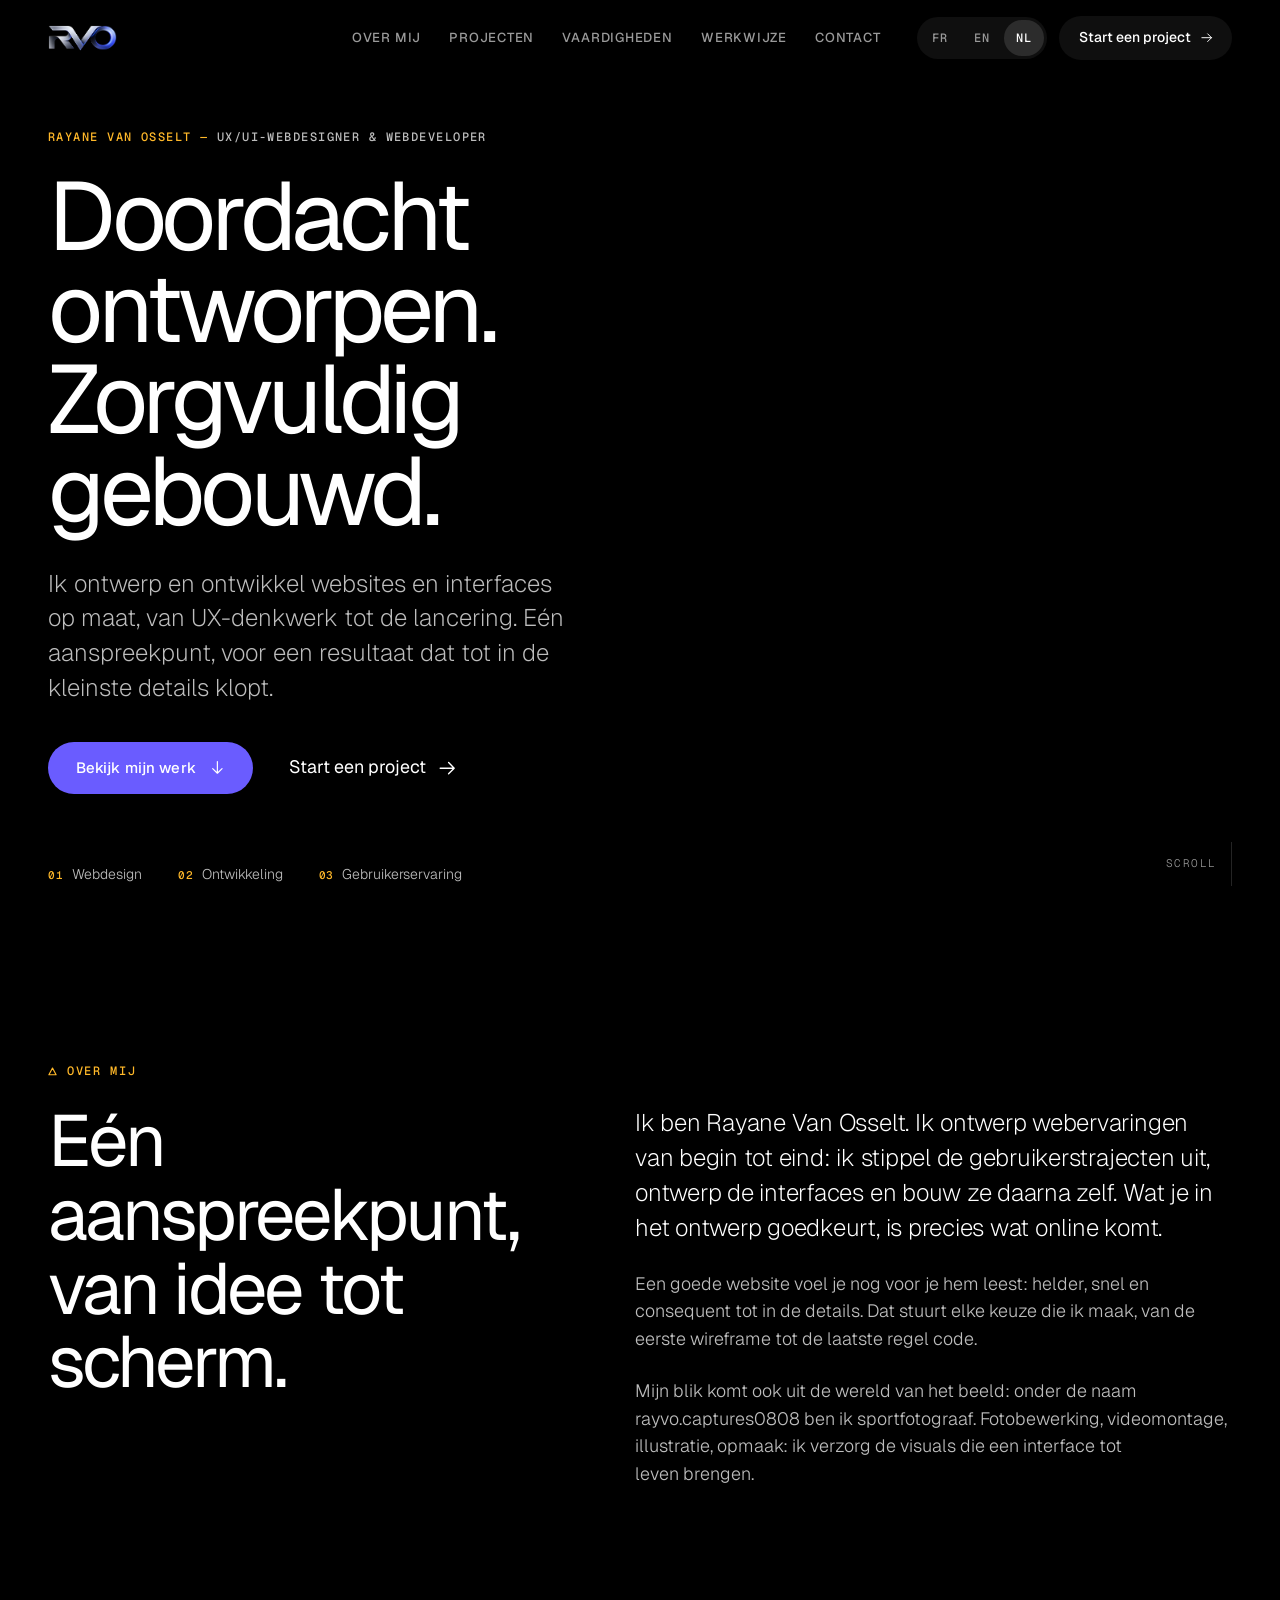
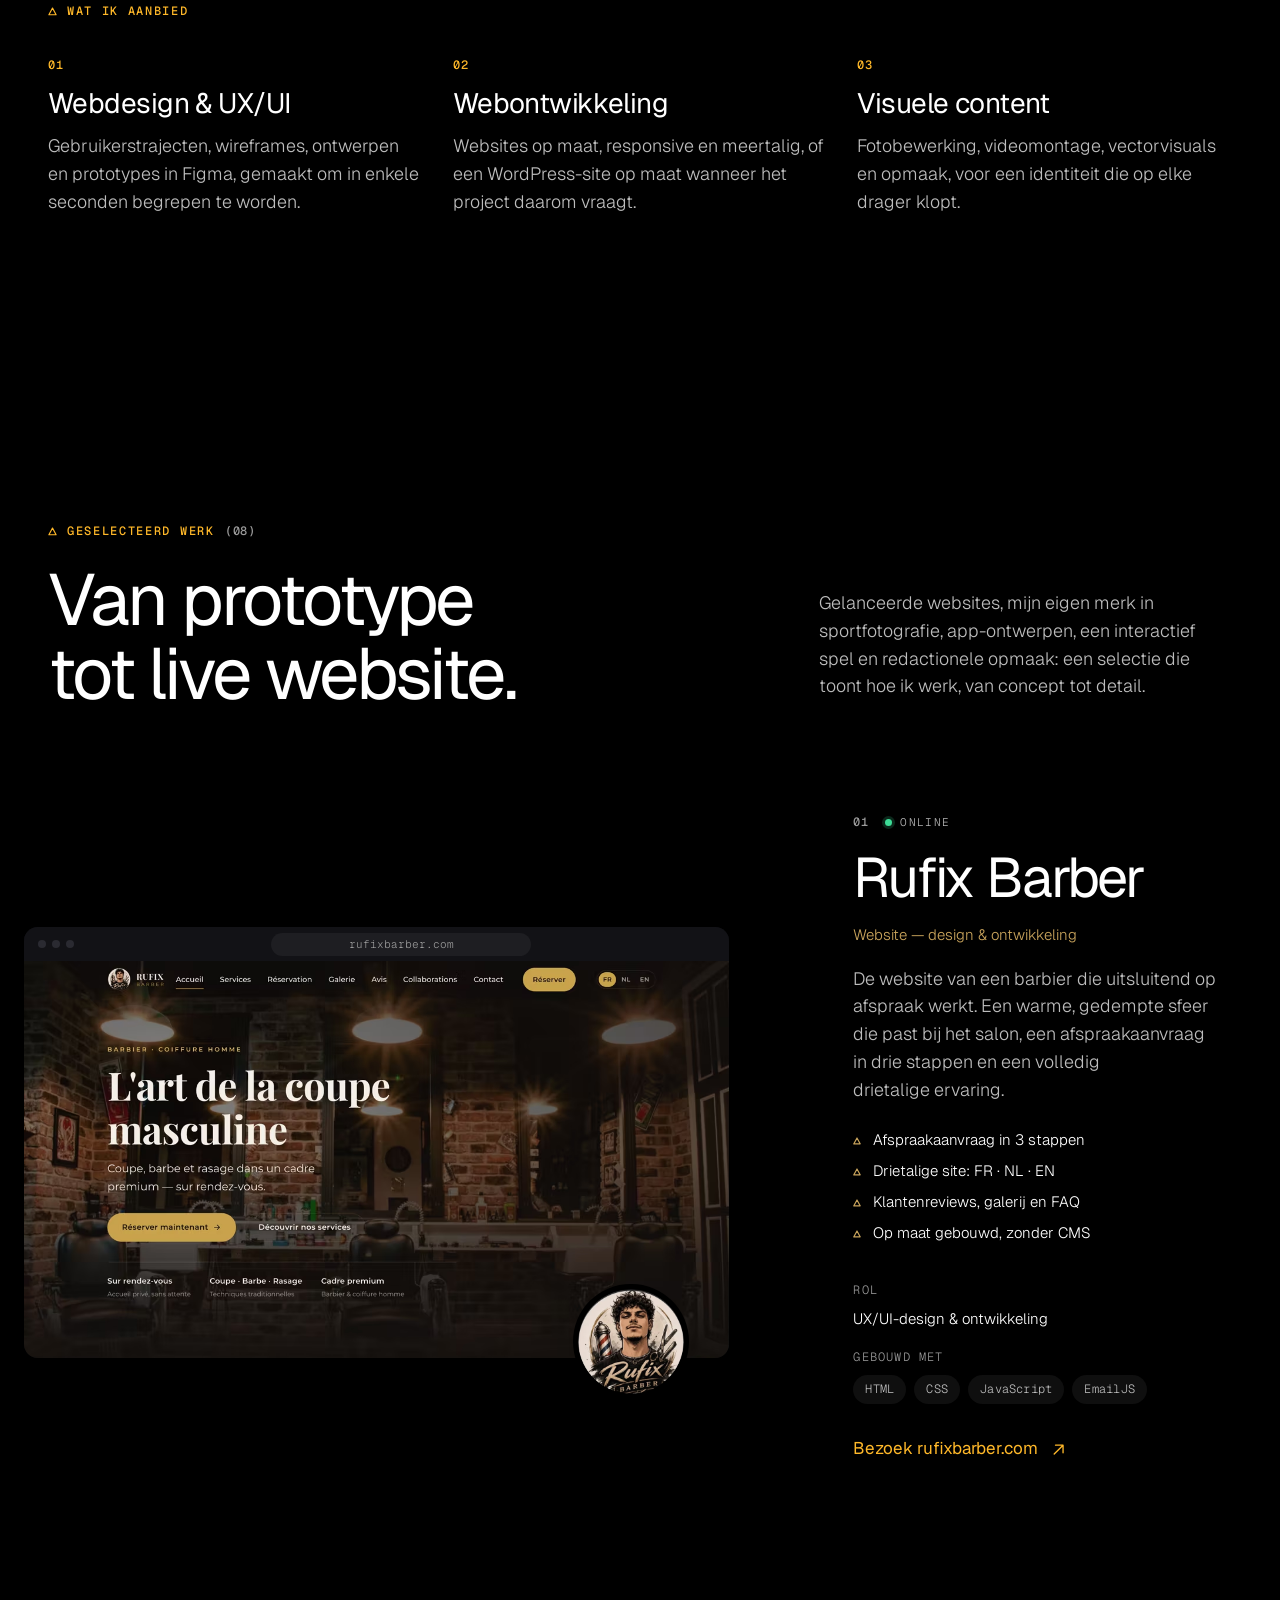
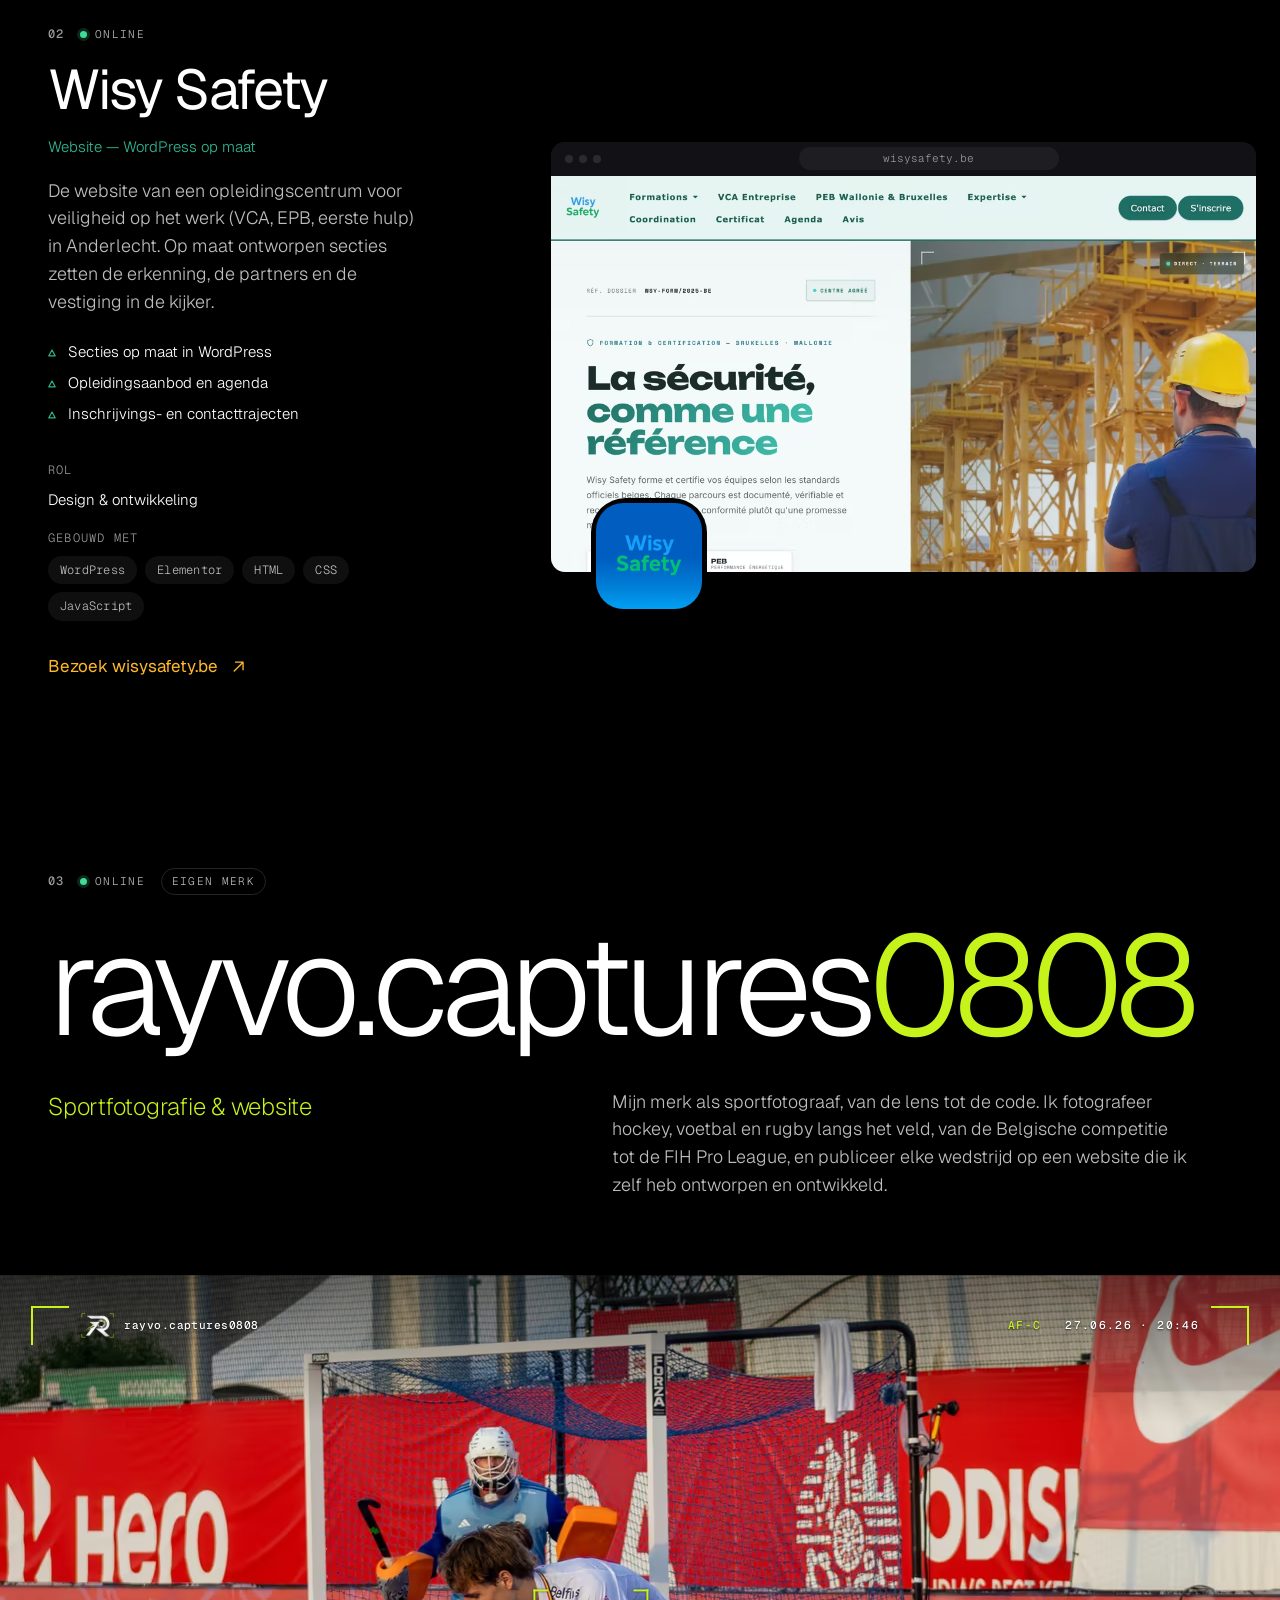
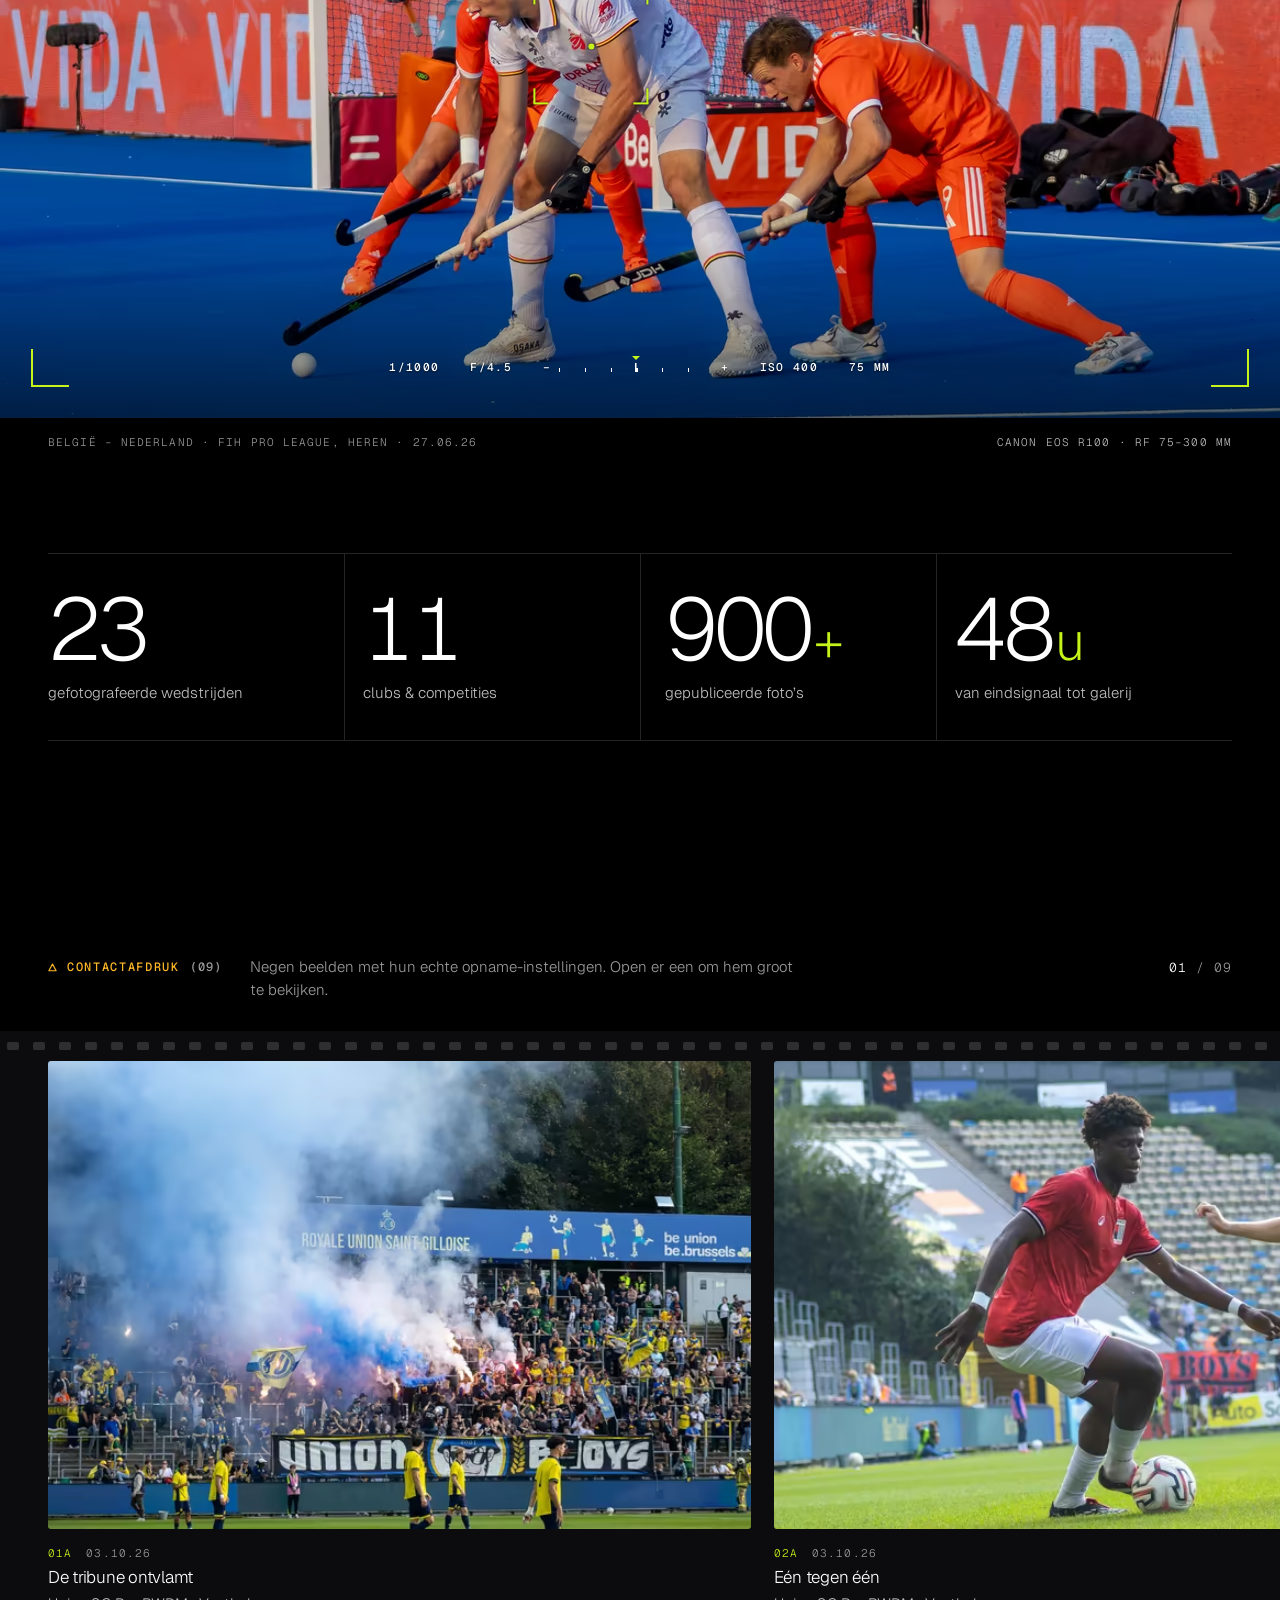
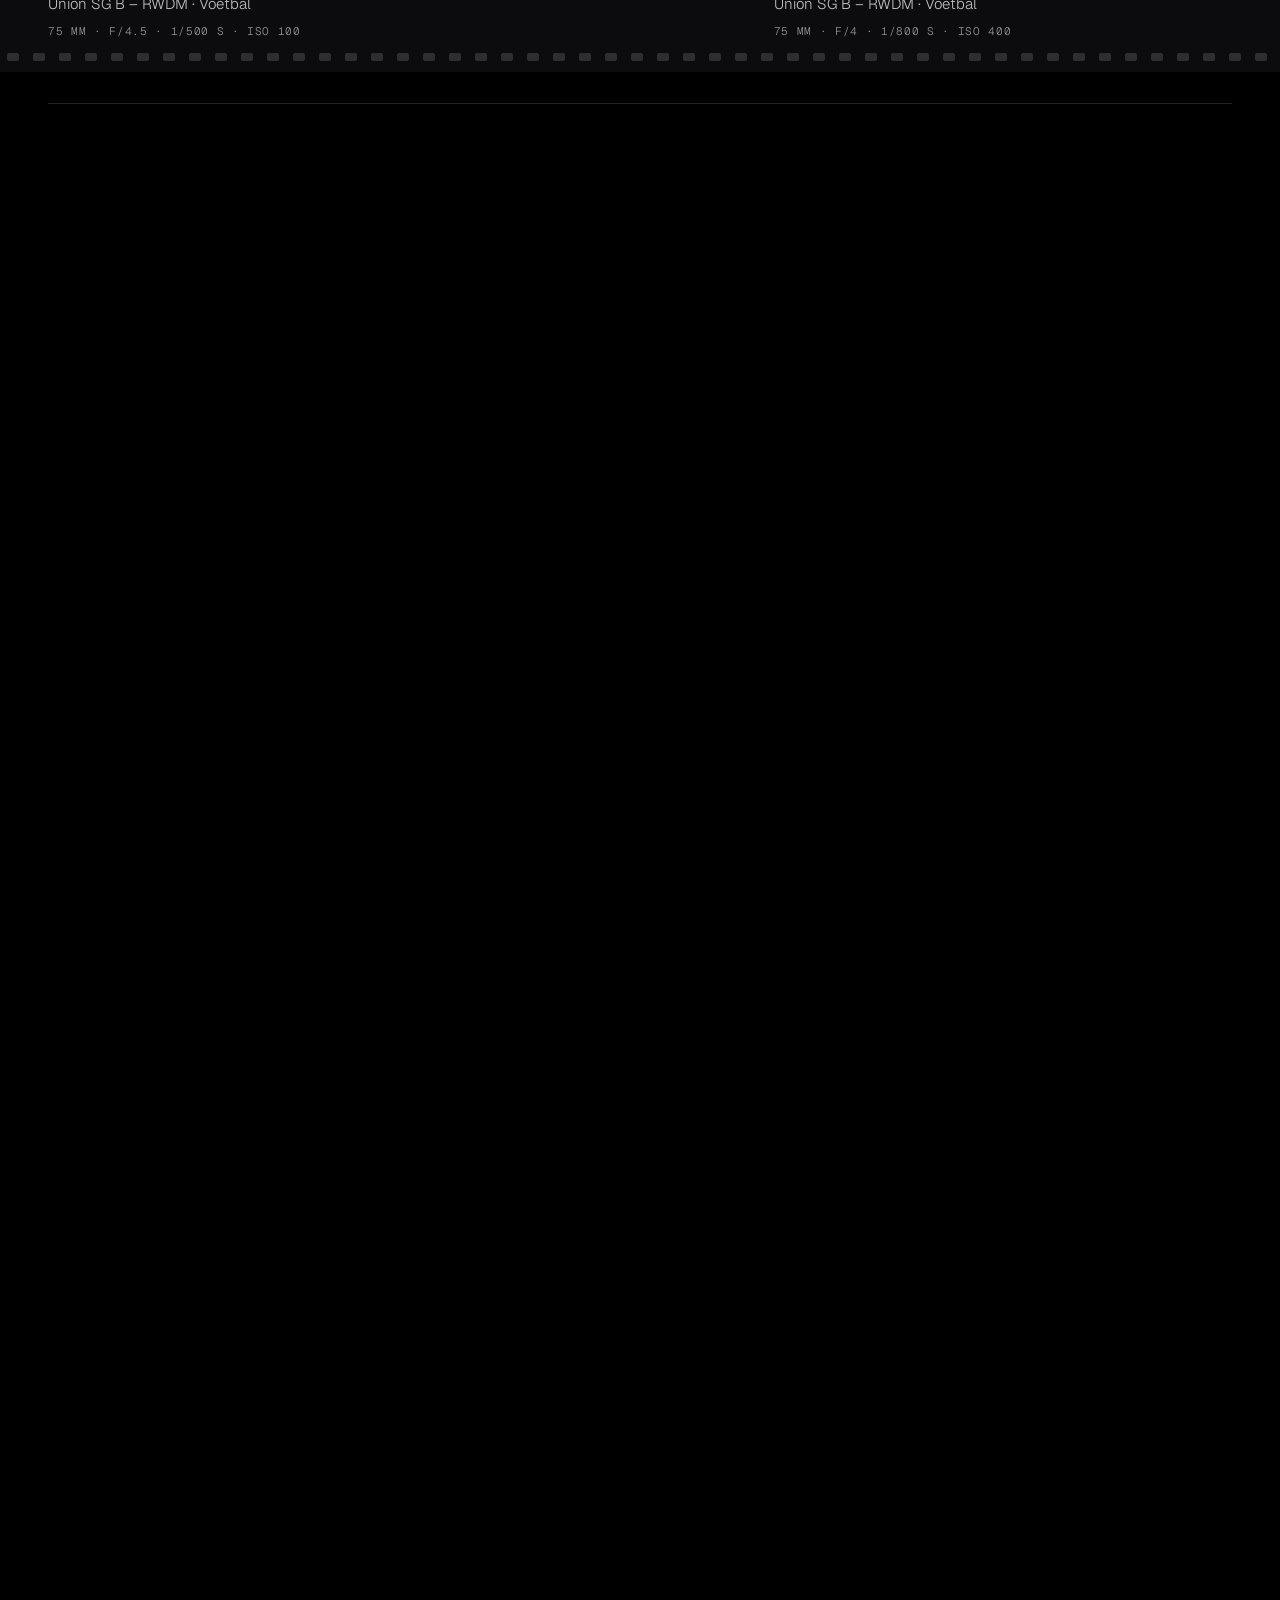
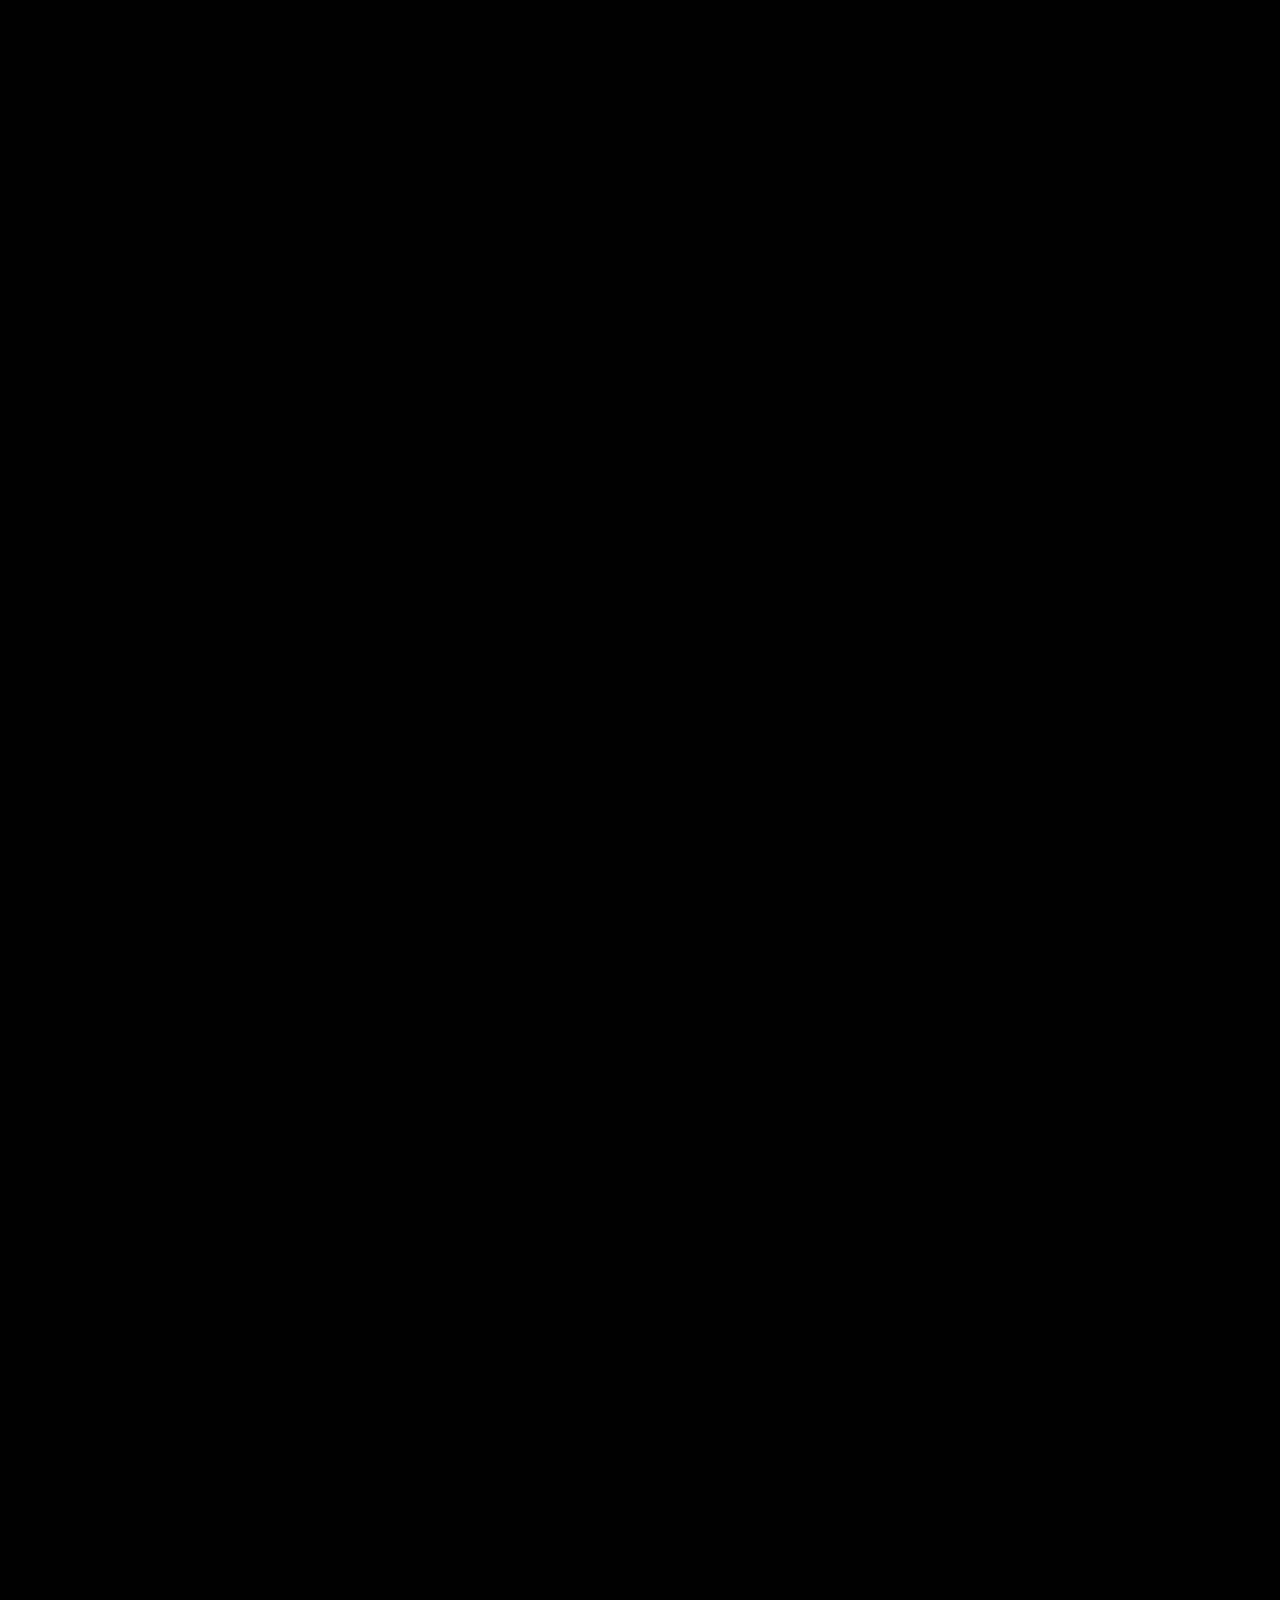
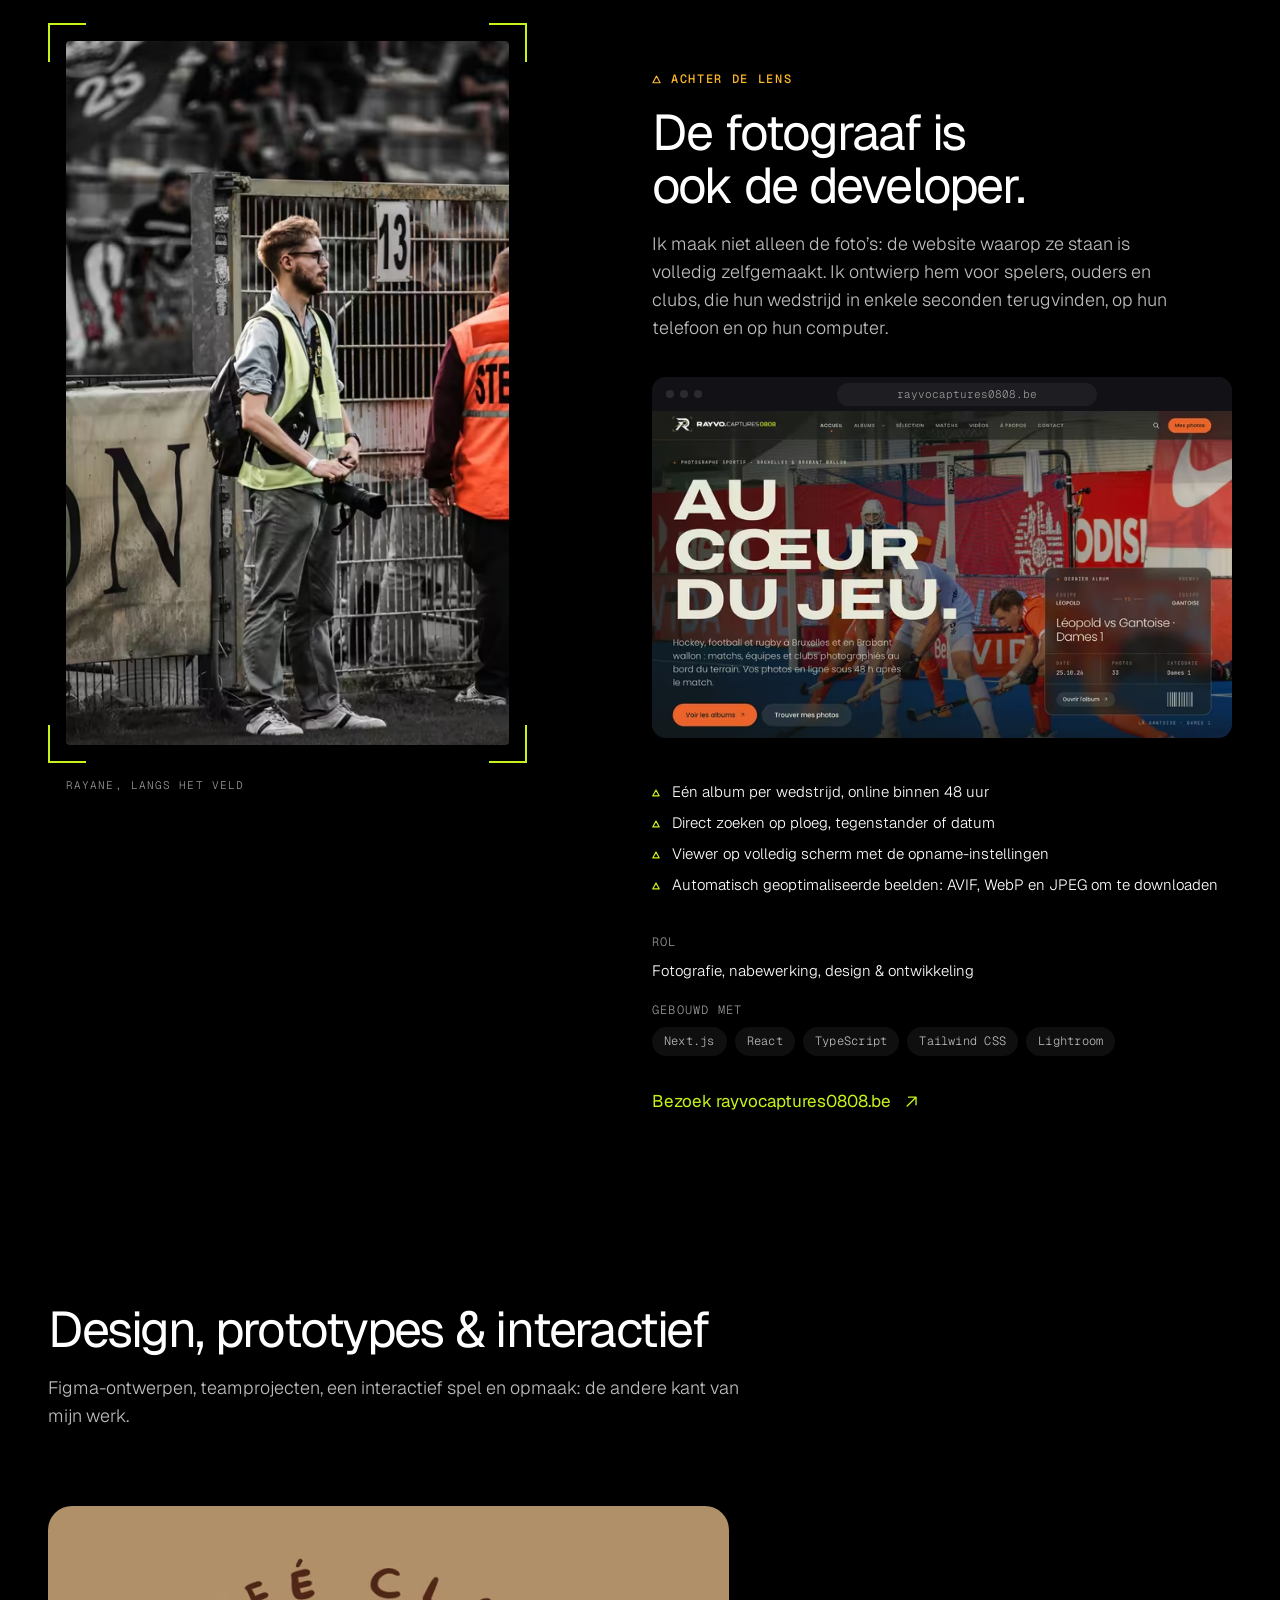
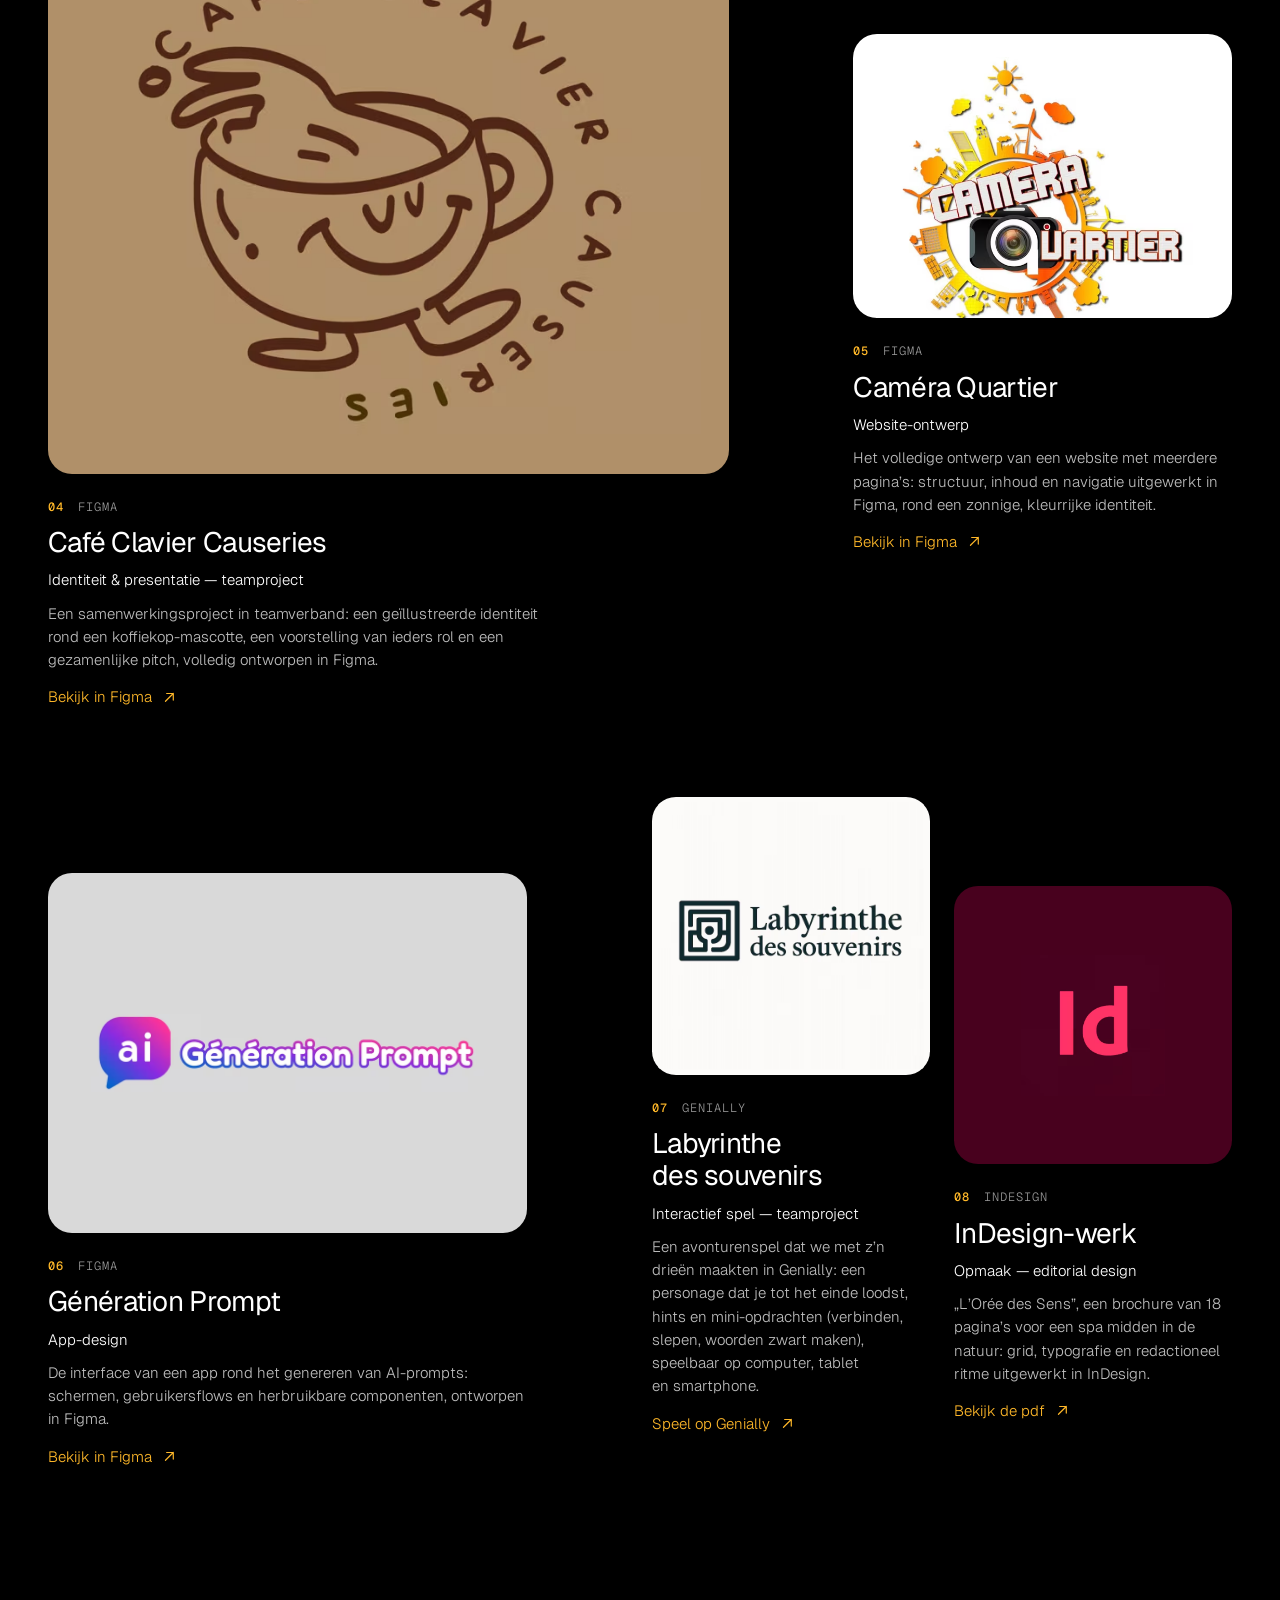
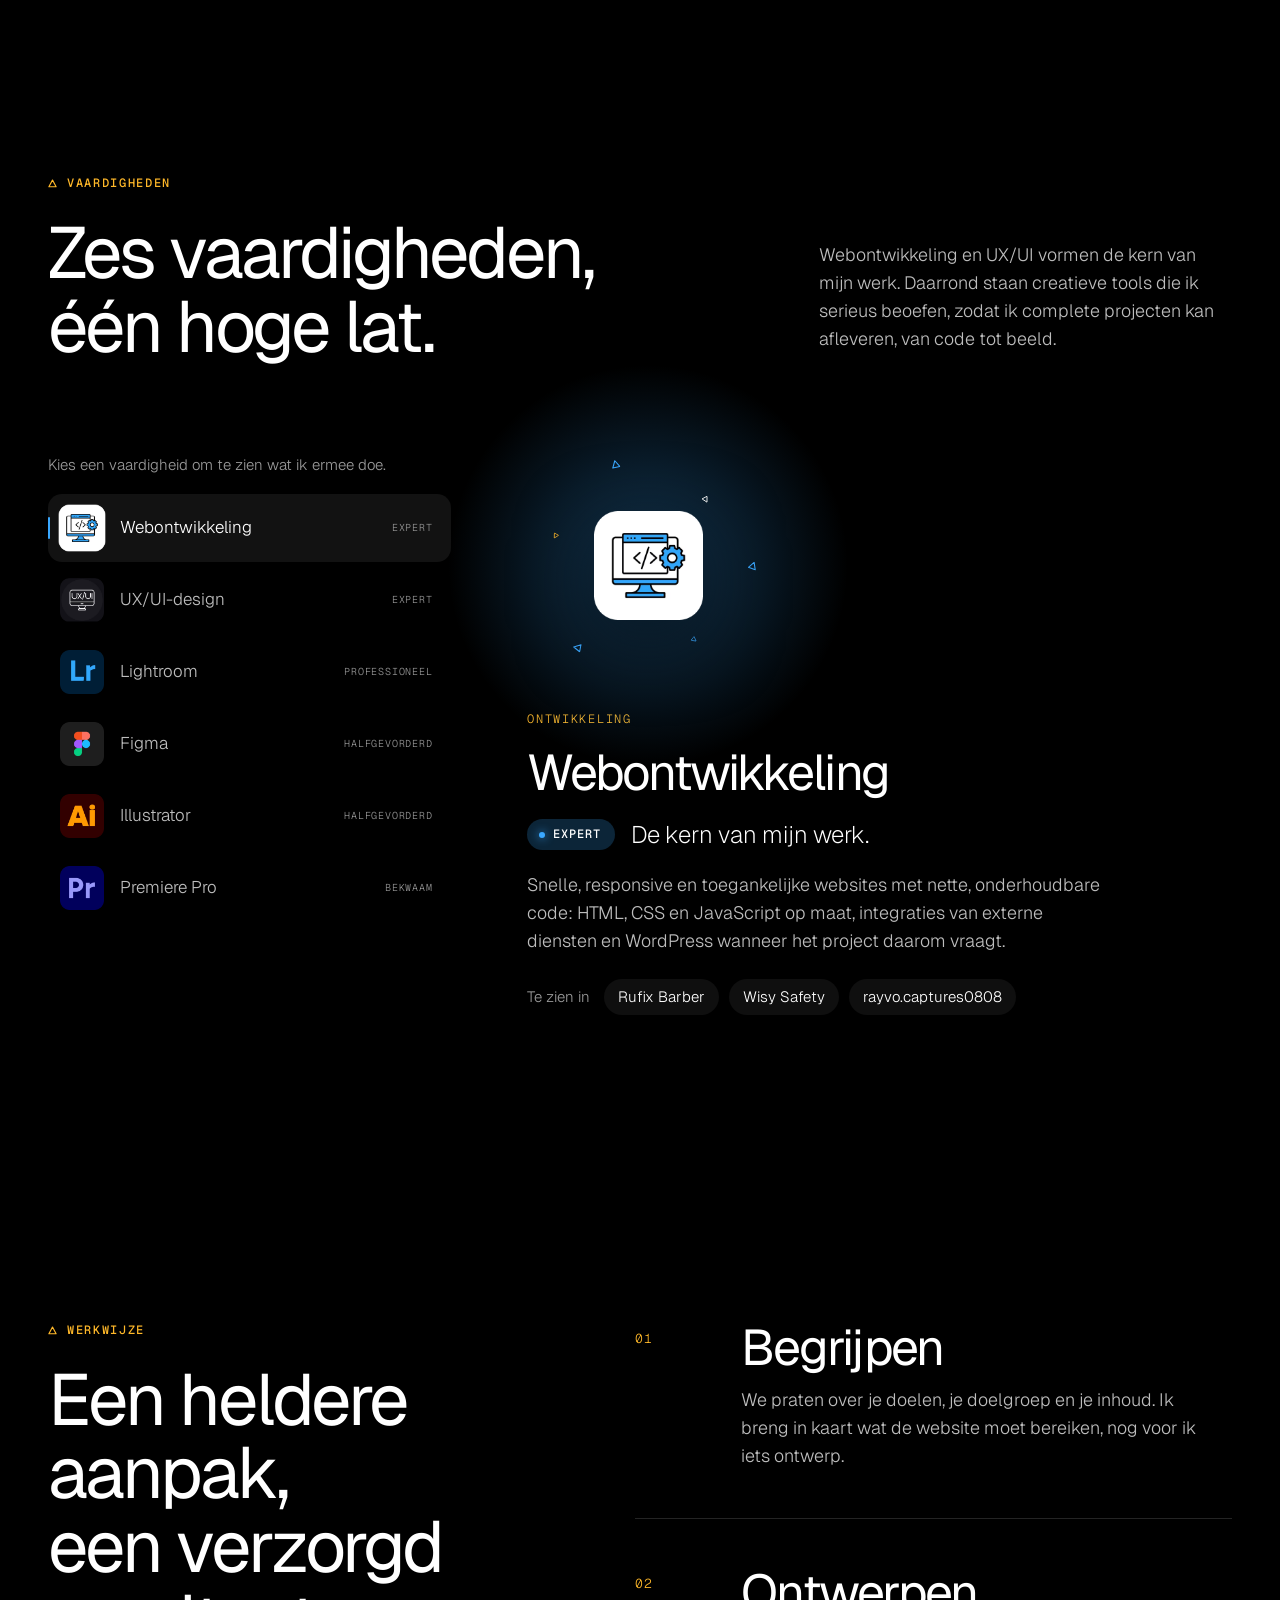
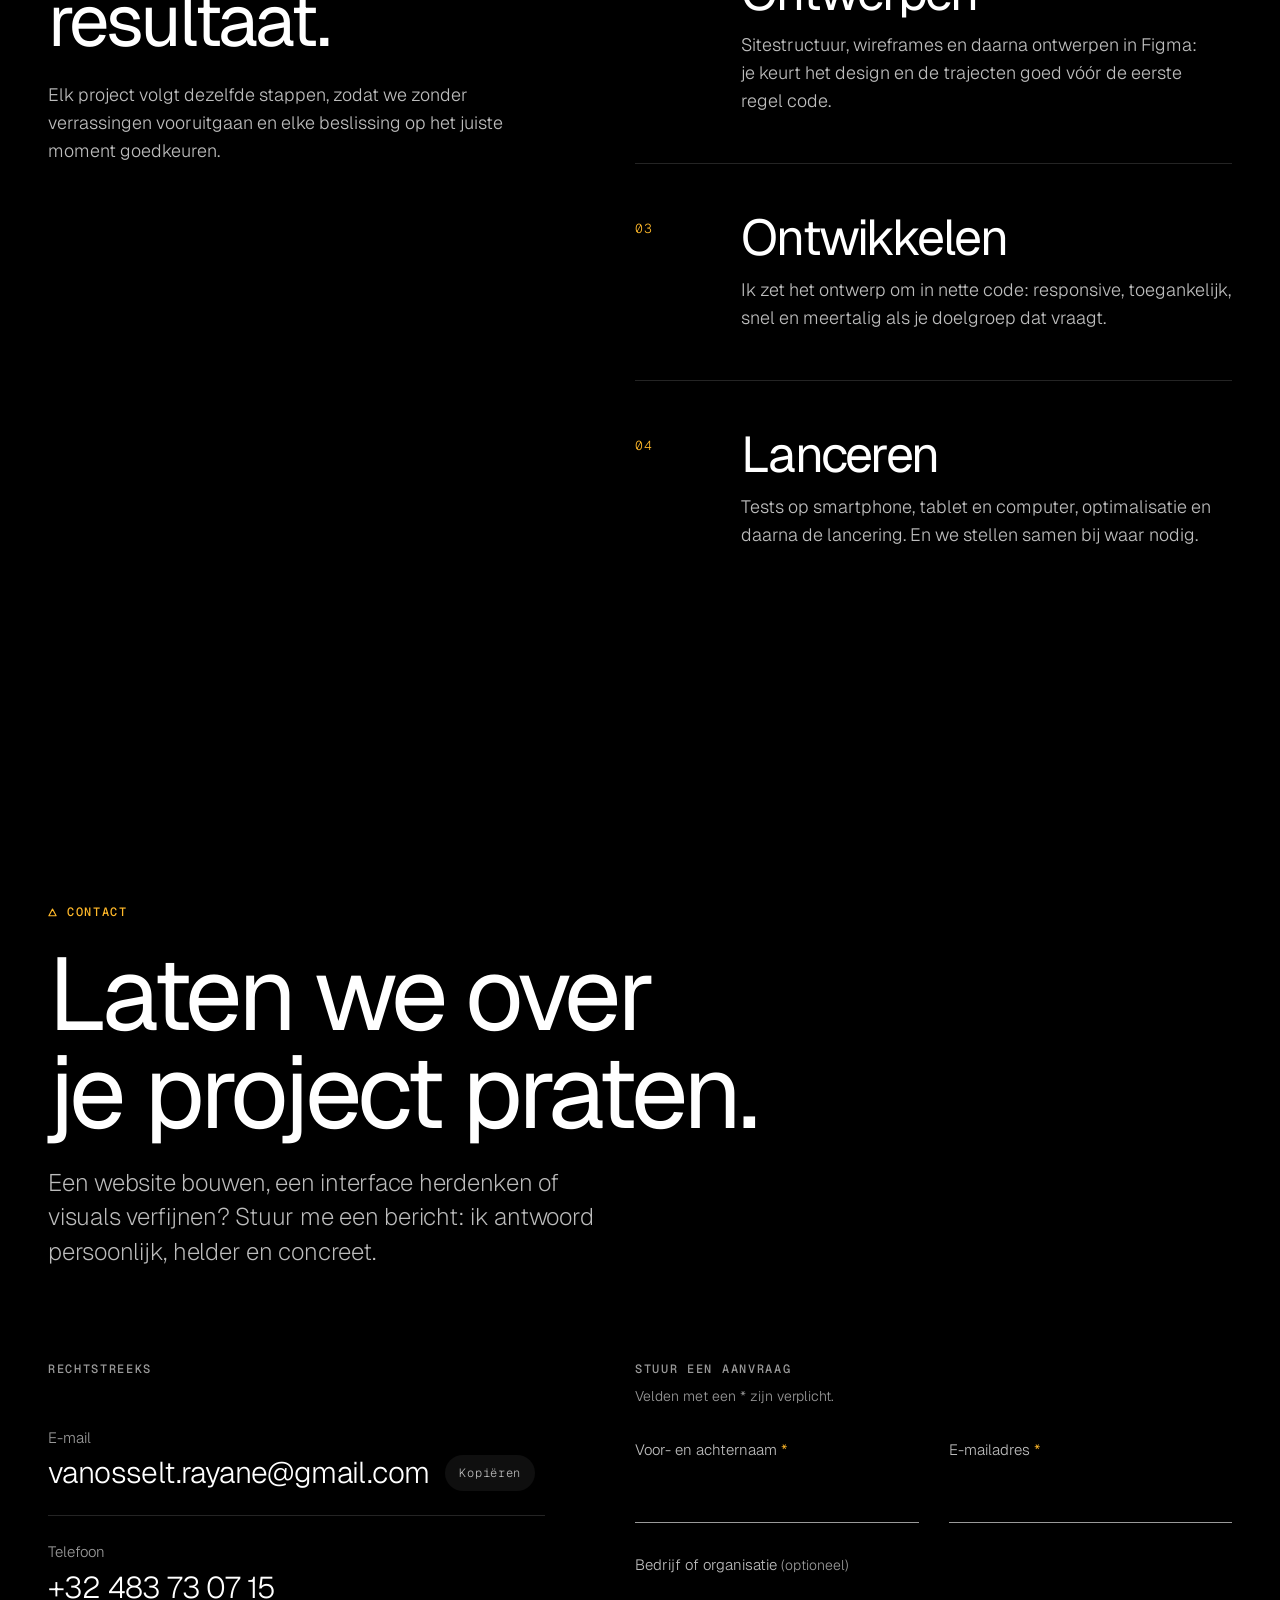
<file: nl/index.html>
<!doctype html>
<html lang="nl" class="no-js">
<head>
  <meta charset="utf-8">
  <meta name="viewport" content="width=device-width, initial-scale=1, viewport-fit=cover">
  <title>Rayane Van Osselt — UX/UI-webdesigner &amp; webdeveloper | RVO</title>
  <meta name="description" content="Portfolio van Rayane Van Osselt (RVO), UX/UI-webdesigner, webdeveloper en sportfotograaf in België: websites op maat, interfaces en verzorgde visuals.">
  <meta name="author" content="Rayane Van Osselt">
  <link rel="canonical" href="https://rayanevanosselt.github.io/My-Portofolio/nl/">
  <link rel="alternate" hreflang="fr" href="https://rayanevanosselt.github.io/My-Portofolio/">
  <link rel="alternate" hreflang="en" href="https://rayanevanosselt.github.io/My-Portofolio/en/">
  <link rel="alternate" hreflang="nl" href="https://rayanevanosselt.github.io/My-Portofolio/nl/">
  <link rel="alternate" hreflang="x-default" href="https://rayanevanosselt.github.io/My-Portofolio/">

  <meta name="theme-color" content="#000000">
  <meta name="color-scheme" content="dark">

  <meta property="og:type" content="website">
  <meta property="og:site_name" content="RVO — Rayane Van Osselt">
  <meta property="og:title" content="Rayane Van Osselt — Webdesign, ontwikkeling &amp; UX/UI">
  <meta property="og:description" content="Portfolio van Rayane Van Osselt (RVO), UX/UI-webdesigner, webdeveloper en sportfotograaf in België: websites op maat, interfaces en verzorgde visuals.">
  <meta property="og:url" content="https://rayanevanosselt.github.io/My-Portofolio/nl/">
  <meta property="og:image" content="https://rayanevanosselt.github.io/My-Portofolio/assets/img/brand/og-image.jpg">
  <meta property="og:image:width" content="1200">
  <meta property="og:image:height" content="630">
  <meta property="og:image:alt" content="Logo RVO-DEVUXUI: webdesign, ontwikkeling, gebruikerservaring">
  <meta property="og:locale" content="nl_BE">
  <meta property="og:locale:alternate" content="fr_BE">
  <meta property="og:locale:alternate" content="en_GB">

  <meta name="twitter:card" content="summary_large_image">

  <link rel="icon" href="../favicon.ico" sizes="32x32 48x48">
  <link rel="apple-touch-icon" href="../assets/img/brand/apple-touch-icon.png">
  <link rel="manifest" href="../site.webmanifest">

  <link rel="preconnect" href="https://fonts.googleapis.com">
  <link rel="preconnect" href="https://fonts.gstatic.com" crossorigin>
  <link rel="stylesheet" href="https://fonts.googleapis.com/css2?family=Geist+Mono:wght@400;500&family=Geist:wght@200..700&display=swap">
  <link rel="stylesheet" href="../assets/css/main.css?v=eb3fb4bc39">

  <script>
    (function (d, w) {
      var root = d.documentElement;
      root.classList.replace('no-js', 'js');
      try {
        var saved = w.localStorage.getItem('rvo:lang');
        if (w.sessionStorage.getItem('rvo:lang-switch')) root.classList.add('is-lang-switch');
      } catch (e) {}
    })(document, window);
  </script>
  <script type="importmap">{"imports":{"../assets/js/data/rvo-points.js":"../assets/js/data/rvo-points.js?v=3d1e92873a","../assets/js/main.js":"../assets/js/main.js?v=d02a595fd4","../assets/js/modules/constellation.js":"../assets/js/modules/constellation.js?v=b98fe73303","../assets/js/modules/contact.js":"../assets/js/modules/contact.js?v=19152c16e9","../assets/js/modules/header.js":"../assets/js/modules/header.js?v=0f2d52e642","../assets/js/modules/language.js":"../assets/js/modules/language.js?v=b19ee75278","../assets/js/modules/lightbox.js":"../assets/js/modules/lightbox.js?v=e2a7728b36","../assets/js/modules/menu.js":"../assets/js/modules/menu.js?v=546b6b1511","../assets/js/modules/reveal.js":"../assets/js/modules/reveal.js?v=4427d37635","../assets/js/modules/shoot.js":"../assets/js/modules/shoot.js?v=1088614f8c","../assets/js/modules/skills.js":"../assets/js/modules/skills.js?v=ba163e7f9e"}}</script>
  <link rel="modulepreload" href="../assets/js/data/rvo-points.js?v=3d1e92873a">
  <link rel="modulepreload" href="../assets/js/modules/constellation.js?v=b98fe73303">
  <link rel="modulepreload" href="../assets/js/modules/contact.js?v=19152c16e9">
  <link rel="modulepreload" href="../assets/js/modules/header.js?v=0f2d52e642">
  <link rel="modulepreload" href="../assets/js/modules/language.js?v=b19ee75278">
  <link rel="modulepreload" href="../assets/js/modules/lightbox.js?v=e2a7728b36">
  <link rel="modulepreload" href="../assets/js/modules/menu.js?v=546b6b1511">
  <link rel="modulepreload" href="../assets/js/modules/reveal.js?v=4427d37635">
  <link rel="modulepreload" href="../assets/js/modules/shoot.js?v=1088614f8c">
  <link rel="modulepreload" href="../assets/js/modules/skills.js?v=ba163e7f9e">

  <script type="module" src="../assets/js/main.js?v=3995695860"></script>
  <script type="application/ld+json">{"@context":"https://schema.org","@graph":[{"@type":"Person","@id":"https://rayanevanosselt.github.io/My-Portofolio/#person","name":"Rayane Van Osselt","alternateName":"RVO","jobTitle":"UX/UI-webdesigner & webdeveloper","url":"https://rayanevanosselt.github.io/My-Portofolio/","email":"mailto:vanosselt.rayane@gmail.com","telephone":"+32483730715","image":"https://rayanevanosselt.github.io/My-Portofolio/assets/img/brand/og-image.jpg","knowsAbout":["Web development","UX/UI design","Figma","Adobe Illustrator","Adobe Lightroom","Adobe Premiere Pro","WordPress","Sports photography"]},{"@type":"WebSite","@id":"https://rayanevanosselt.github.io/My-Portofolio/#website","url":"https://rayanevanosselt.github.io/My-Portofolio/","name":"RVO — Rayane Van Osselt","inLanguage":["fr","en","nl"],"publisher":{"@id":"https://rayanevanosselt.github.io/My-Portofolio/#person"}},{"@type":"WebPage","@id":"https://rayanevanosselt.github.io/My-Portofolio/nl/#webpage","url":"https://rayanevanosselt.github.io/My-Portofolio/nl/","name":"Rayane Van Osselt — UX/UI-webdesigner & webdeveloper | RVO","description":"Portfolio van Rayane Van Osselt (RVO), UX/UI-webdesigner, webdeveloper en sportfotograaf in België: websites op maat, interfaces en verzorgde visuals.","inLanguage":"nl","isPartOf":{"@id":"https://rayanevanosselt.github.io/My-Portofolio/#website"},"about":{"@id":"https://rayanevanosselt.github.io/My-Portofolio/#person"}}]}</script>
</head>
<body>
  <a class="skip-link" href="#main">Naar de inhoud</a>

  <header class="site-header" data-header>
    <div class="site-header__inner">
      <a class="brand" href="#top" aria-label="RVO — Rayane Van Osselt, terug naar boven">
        <picture class="brand__mark">
          <source type="image/avif" srcset="../assets/img/brand/rvo-mark.avif">
          <img src="../assets/img/brand/rvo-mark.png" width="342" height="128" alt="">
        </picture>
        <span class="brand__name" aria-hidden="true">Rayane Van Osselt</span>
      </a>

      <nav class="site-nav" aria-label="Hoofdnavigatie">
        <ul class="site-nav__list">
          <li><a href="#about" data-nav-link="about"><span class="nav-index" aria-hidden="true">01</span><span class="nav-label">Over mij</span></a></li>
<li><a href="#work" data-nav-link="work"><span class="nav-index" aria-hidden="true">02</span><span class="nav-label">Projecten</span></a></li>
<li><a href="#skills" data-nav-link="skills"><span class="nav-index" aria-hidden="true">03</span><span class="nav-label">Vaardigheden</span></a></li>
<li><a href="#method" data-nav-link="method"><span class="nav-index" aria-hidden="true">04</span><span class="nav-label">Werkwijze</span></a></li>
<li><a href="#contact" data-nav-link="contact"><span class="nav-index" aria-hidden="true">05</span><span class="nav-label">Contact</span></a></li>

        </ul>
      </nav>

      <div class="site-header__actions">
        <nav class="lang-switch" aria-label="Kies een taal">
          <ul class="lang-switch__list">
            <li><a class="lang-link" href="../" hreflang="fr" lang="fr" data-lang-link="fr"><span class="lang-link__short" aria-hidden="true">FR</span><span class="lang-link__name">Français</span></a></li>
<li><a class="lang-link" href="../en/" hreflang="en" lang="en" data-lang-link="en"><span class="lang-link__short" aria-hidden="true">EN</span><span class="lang-link__name">English</span></a></li>
<li><a class="lang-link" href="./" hreflang="nl" lang="nl" data-lang-link="nl" aria-current="true"><span class="lang-link__short" aria-hidden="true">NL</span><span class="lang-link__name">Nederlands</span></a></li>

          </ul>
        </nav>
        <a class="header-cta" href="#contact"><span>Start een project</span><svg class="icon" viewBox="0 0 24 24" aria-hidden="true" focusable="false"><path d="M4.5 12h15m-6-6 6 6-6 6"/></svg></a>
        <button class="menu-button" type="button" aria-expanded="false" aria-controls="mobile-menu" data-menu-open>
          <span class="sr-only">Menu openen</span>
          <span class="menu-button__bars" aria-hidden="true"></span>
        </button>
      </div>
    </div>
  </header>

  <dialog class="mobile-menu" id="mobile-menu" aria-label="Menu" data-menu>
    <div class="mobile-menu__top">
      <picture class="brand__mark">
        <source type="image/avif" srcset="../assets/img/brand/rvo-mark.avif">
        <img src="../assets/img/brand/rvo-mark.png" width="342" height="128" alt="RVO">
      </picture>
      <button class="menu-close" type="button" data-menu-close>
        <span class="sr-only">Menu sluiten</span>
        <span class="menu-close__icon" aria-hidden="true"></span>
      </button>
    </div>
    <nav class="mobile-menu__nav" aria-label="Hoofdnavigatie">
      <ul>
        <li><a href="#about" data-nav-link="about"><span class="nav-index" aria-hidden="true">01</span><span class="nav-label">Over mij</span></a></li>
<li><a href="#work" data-nav-link="work"><span class="nav-index" aria-hidden="true">02</span><span class="nav-label">Projecten</span></a></li>
<li><a href="#skills" data-nav-link="skills"><span class="nav-index" aria-hidden="true">03</span><span class="nav-label">Vaardigheden</span></a></li>
<li><a href="#method" data-nav-link="method"><span class="nav-index" aria-hidden="true">04</span><span class="nav-label">Werkwijze</span></a></li>
<li><a href="#contact" data-nav-link="contact"><span class="nav-index" aria-hidden="true">05</span><span class="nav-label">Contact</span></a></li>

      </ul>
    </nav>
    <div class="mobile-menu__foot">
      <nav class="lang-switch lang-switch--full" aria-label="Kies een taal">
        <ul class="lang-switch__list">
          <li><a class="lang-link" href="../" hreflang="fr" lang="fr" data-lang-link="fr"><span class="lang-link__short" aria-hidden="true">FR</span><span class="lang-link__name">Français</span></a></li>
<li><a class="lang-link" href="../en/" hreflang="en" lang="en" data-lang-link="en"><span class="lang-link__short" aria-hidden="true">EN</span><span class="lang-link__name">English</span></a></li>
<li><a class="lang-link" href="./" hreflang="nl" lang="nl" data-lang-link="nl" aria-current="true"><span class="lang-link__short" aria-hidden="true">NL</span><span class="lang-link__name">Nederlands</span></a></li>

        </ul>
      </nav>
      <a class="mobile-menu__mail" href="mailto:vanosselt.rayane@gmail.com?subject=Samenwerkingsaanvraag%20%E2%80%94%20Portfolio">vanosselt.rayane@gmail.com</a>
    </div>
  </dialog>

  <main id="main">
    <section class="hero" id="top" aria-labelledby="hero-title" data-hero>
      <canvas class="hero__canvas" aria-hidden="true" data-constellation></canvas>
      <div class="hero__inner container">
        <div class="hero__visual" aria-hidden="true" data-constellation-target>
          <picture class="hero__fallback">
            <source type="image/avif" srcset="../assets/img/brand/rvo-mark.avif">
            <img src="../assets/img/brand/rvo-mark.png" width="342" height="128" alt="">
          </picture>
        </div>
        <div class="hero__copy">
          <h1 class="hero__title" id="hero-title">
            <span class="hero__eyebrow"><span>Rayane Van Osselt</span><span class="hero__sep" aria-hidden="true"> — </span><span class="hero__role">UX/UI-webdesigner &amp; webdeveloper</span></span>
            <span class="hero__headline">Doordacht ontworpen.<br> Zorgvuldig gebouwd.</span>
          </h1>
          <p class="hero__lead">Ik ontwerp en ontwikkel websites en interfaces op maat, van UX-denkwerk tot de lancering. Eén aanspreekpunt, voor een resultaat dat tot in de kleinste details klopt.</p>
          <div class="hero__actions">
            <a class="btn btn--primary" href="#work"><span>Bekijk mijn werk</span><svg class="icon icon--down" viewBox="0 0 24 24" aria-hidden="true" focusable="false"><path d="M12 4.5v15m-6-6 6 6 6-6"/></svg></a>
            <a class="link-arrow" href="#contact"><span>Start een project</span><svg class="icon" viewBox="0 0 24 24" aria-hidden="true" focusable="false"><path d="M4.5 12h15m-6-6 6 6-6 6"/></svg></a>
          </div>
        </div>
      </div>
      <div class="hero__foot container">
        <ol class="hero__disciplines">
          <li><span class="index">01</span>Webdesign</li>
          <li><span class="index">02</span>Ontwikkeling</li>
          <li><span class="index">03</span>Gebruikerservaring</li>
          
        </ol>
        <a class="scroll-cue" href="#about"><span>Scroll</span><span class="scroll-cue__line" aria-hidden="true"></span></a>
      </div>
    </section>

    <section class="section about" id="about" aria-labelledby="about-title">
      <div class="container">
        <div class="about__grid">
          <header class="section-head about__head">
            <p class="label" data-reveal>Over mij</p>
            <h2 class="title-lg" id="about-title" data-reveal>Eén aanspreekpunt,<br> van idee tot scherm.</h2>
          </header>
          <div class="about__body">
            <p class="lead" data-reveal>Ik ben Rayane Van Osselt. Ik ontwerp webervaringen van begin tot eind: ik stippel de gebruikerstrajecten uit, ontwerp de interfaces en bouw ze daarna zelf. Wat je in het ontwerp goedkeurt, is precies wat online komt.</p>
            <p data-reveal>Een goede website voel je nog voor je hem leest: helder, snel en consequent tot in de details. Dat stuurt elke keuze die ik maak, van de eerste wireframe tot de laatste regel code.</p>
            <p data-reveal>Mijn blik komt ook uit de wereld van het beeld: onder de naam rayvo.captures0808 ben ik sportfotograaf. Fotobewerking, videomontage, illustratie, opmaak: ik verzorg de visuals die een interface tot leven brengen.</p>
          </div>
        </div>

        <div class="services">
          <h3 class="label" data-reveal>Wat ik aanbied</h3>
          <ul class="services__list">
            <li class="service" data-reveal>
              <span class="index">01</span>
              <h4 class="service__title">Webdesign &amp; UX/UI</h4>
              <p class="service__text">Gebruikerstrajecten, wireframes, ontwerpen en prototypes in Figma, gemaakt om in enkele seconden begrepen te worden.</p>
            </li>
            <li class="service" data-reveal>
              <span class="index">02</span>
              <h4 class="service__title">Webontwikkeling</h4>
              <p class="service__text">Websites op maat, responsive en meertalig, of een WordPress-site op maat wanneer het project daarom vraagt.</p>
            </li>
            <li class="service" data-reveal>
              <span class="index">03</span>
              <h4 class="service__title">Visuele content</h4>
              <p class="service__text">Fotobewerking, videomontage, vectorvisuals en opmaak, voor een identiteit die op elke drager klopt.</p>
            </li>
            
          </ul>
        </div>
      </div>
    </section>

    <section class="section work" id="work" aria-labelledby="work-title">
      <div class="container">
        <header class="section-head section-head--split">
          <div>
            <p class="label" data-reveal>Geselecteerd werk <span class="label__count">(08)</span></p>
            <h2 class="title-lg" id="work-title" data-reveal>Van prototype<br> tot live website.</h2>
          </div>
          <p class="section-head__intro" data-reveal>Gelanceerde websites, mijn eigen merk in sportfotografie, app-ontwerpen, een interactief spel en redactionele opmaak: een selectie die toont hoe ik werk, van concept tot detail.</p>
        </header>

        <div class="cases">
          <article class="case case--rufix" id="project-rufix" aria-labelledby="project-rufix-title" style="--accent: #c9a45c">
            <div class="case__media" data-reveal>
              <a class="browser" href="https://rufixbarber.com/" target="_blank" rel="noopener" tabindex="-1" aria-describedby="new-tab-hint">
                <span class="browser__bar" aria-hidden="true"><span class="browser__dots"></span><span class="browser__url">rufixbarber.com</span></span>
                <span class="browser__screen">
                  <picture>
                    <source type="image/avif" srcset="../assets/img/projects/rufix-site-720.avif 720w, ../assets/img/projects/rufix-site-1200.avif 1200w, ../assets/img/projects/rufix-site-2000.avif 2000w" sizes="(min-width: 1320px) 780px, (min-width: 960px) 60vw, 94vw">
                    <img src="../assets/img/projects/rufix-site-1200.jpg" width="1440" height="900" alt="Homepage van Rufix Barber, met de titel „L’art de la coupe masculine”" loading="lazy" decoding="async">
                  </picture>
                </span>
              </a>
              <picture class="case__badge">
                <source type="image/avif" srcset="../assets/img/projects/rufix-logo-320.avif 320w, ../assets/img/projects/rufix-logo-640.avif 640w" sizes="120px">
                <img src="../assets/img/projects/rufix-logo-320.png" width="320" height="320" alt="Logo van Rufix Barber" loading="lazy" decoding="async">
              </picture>
            </div>
            <div class="case__info">
              <p class="case__kicker"><span class="index">01</span><span class="live">Online</span></p>
              <h3 class="case__title" id="project-rufix-title" data-reveal>Rufix Barber</h3>
              <p class="case__category" data-reveal>Website — design &amp; ontwikkeling</p>
              <p class="case__summary" data-reveal>De website van een barbier die uitsluitend op afspraak werkt. Een warme, gedempte sfeer die past bij het salon, een afspraakaanvraag in drie stappen en een volledig drietalige ervaring.</p>
              <ul class="case__features" data-reveal>
                <li>Afspraakaanvraag in 3 stappen</li>
                <li>Drietalige site: FR · NL · EN</li>
                <li>Klantenreviews, galerij en FAQ</li>
                <li>Op maat gebouwd, zonder CMS</li>
                
              </ul>
              <dl class="case__facts" data-reveal>
                <div><dt>Rol</dt><dd>UX/UI-design &amp; ontwikkeling</dd></div>
                <div><dt>Gebouwd met</dt><dd><ul class="tags"><li>HTML</li><li>CSS</li><li>JavaScript</li><li>EmailJS</li></ul></dd></div>
              </dl>
              <a class="link-arrow link-arrow--lg" href="https://rufixbarber.com/" target="_blank" rel="noopener" aria-describedby="new-tab-hint" data-reveal><span>Bezoek rufixbarber.com</span><svg class="icon icon--external" viewBox="0 0 24 24" aria-hidden="true" focusable="false"><path d="M7 17 17 7m-8.5 0H17v8.5"/></svg></a>
            </div>
          </article>
          <article class="case case--wisy" id="project-wisy" aria-labelledby="project-wisy-title" style="--accent: #2fb58e">
            <div class="case__media" data-reveal>
              <a class="browser" href="https://wisysafety.be/" target="_blank" rel="noopener" tabindex="-1" aria-describedby="new-tab-hint">
                <span class="browser__bar" aria-hidden="true"><span class="browser__dots"></span><span class="browser__url">wisysafety.be</span></span>
                <span class="browser__screen">
                  <picture>
                    <source type="image/avif" srcset="../assets/img/projects/wisy-site-720.avif 720w, ../assets/img/projects/wisy-site-1200.avif 1200w, ../assets/img/projects/wisy-site-2000.avif 2000w" sizes="(min-width: 1320px) 780px, (min-width: 960px) 60vw, 94vw">
                    <img src="../assets/img/projects/wisy-site-1200.jpg" width="1440" height="900" alt="Homepage van Wisy Safety, met de titel „La sécurité, comme une référence”" loading="lazy" decoding="async">
                  </picture>
                </span>
              </a>
              <picture class="case__badge">
                <source type="image/avif" srcset="../assets/img/projects/wisy-logo-320.avif 320w, ../assets/img/projects/wisy-logo-640.avif 640w" sizes="120px">
                <img src="../assets/img/projects/wisy-logo-320.jpg" width="320" height="320" alt="Logo van Wisy Safety" loading="lazy" decoding="async">
              </picture>
            </div>
            <div class="case__info">
              <p class="case__kicker"><span class="index">02</span><span class="live">Online</span></p>
              <h3 class="case__title" id="project-wisy-title" data-reveal>Wisy Safety</h3>
              <p class="case__category" data-reveal>Website — WordPress op maat</p>
              <p class="case__summary" data-reveal>De website van een opleidingscentrum voor veiligheid op het werk (VCA, EPB, eerste hulp) in Anderlecht. Op maat ontworpen secties zetten de erkenning, de partners en de vestiging in de kijker.</p>
              <ul class="case__features" data-reveal>
                <li>Secties op maat in WordPress</li>
                <li>Opleidingsaanbod en agenda</li>
                <li>Inschrijvings- en contacttrajecten</li>
                
              </ul>
              <dl class="case__facts" data-reveal>
                <div><dt>Rol</dt><dd>Design &amp; ontwikkeling</dd></div>
                <div><dt>Gebouwd met</dt><dd><ul class="tags"><li>WordPress</li><li>Elementor</li><li>HTML</li><li>CSS</li><li>JavaScript</li></ul></dd></div>
              </dl>
              <a class="link-arrow link-arrow--lg" href="https://wisysafety.be/" target="_blank" rel="noopener" aria-describedby="new-tab-hint" data-reveal><span>Bezoek wisysafety.be</span><svg class="icon icon--external" viewBox="0 0 24 24" aria-hidden="true" focusable="false"><path d="M7 17 17 7m-8.5 0H17v8.5"/></svg></a>
            </div>
          </article>
          
        </div>
      </div>

      <article class="shoot" id="project-rayvo" aria-labelledby="project-rayvo-title" style="--accent: #c6f41a" data-shoot>
        <header class="shoot__head container">
          <p class="case__kicker" data-reveal><span class="index">03</span><span class="live">Online</span><span class="shoot__tag">Eigen merk</span></p>
          <h3 class="shoot__title" id="project-rayvo-title" data-reveal>rayvo.<wbr>captures<span class="shoot__title-accent">0808</span></h3>
          <div class="shoot__intro">
            <p class="shoot__category" data-reveal>Sportfotografie &amp; website</p>
            <p class="shoot__summary" data-reveal>Mijn merk als sportfotograaf, van de lens tot de code. Ik fotografeer hockey, voetbal en rugby langs het veld, van de Belgische competitie tot de FIH Pro League, en publiceer elke wedstrijd op een website die ik zelf heb ontworpen en ontwikkeld.</p>
          </div>
        </header>

        <figure class="viewfinder" data-viewfinder>
          <div class="viewfinder__frame">
            <div class="viewfinder__media">
              <picture>
                <source type="image/avif" srcset="../assets/img/projects/rayvo-cover-720.avif 720w, ../assets/img/projects/rayvo-cover-1280.avif 1280w, ../assets/img/projects/rayvo-cover-2048.avif 2048w" sizes="100vw">
                <img src="../assets/img/projects/rayvo-cover-1280.jpg" width="2048" height="1438" alt="Hockey in de FIH Pro League: een Belgische en een Nederlandse speler in duel om de bal voor het doel" loading="lazy" decoding="async">
              </picture>
            </div>
            <div class="viewfinder__hud" aria-hidden="true">
              <span class="corner corner--tl"></span><span class="corner corner--tr"></span><span class="corner corner--bl"></span><span class="corner corner--br"></span>
              <span class="viewfinder__top">
                <span class="viewfinder__brand">
                  <picture class="viewfinder__mark">
                    <source type="image/avif" srcset="../assets/img/projects/rayvo-mark-160.avif 160w, ../assets/img/projects/rayvo-mark-320.avif 320w" sizes="48px">
                    <img src="../assets/img/projects/rayvo-mark-160.png" width="320" height="244" alt="" loading="lazy" decoding="async">
                  </picture>
                  <span>rayvo.captures0808</span>
                </span>
                <span class="viewfinder__status"><span class="viewfinder__af-mode">AF-C</span><span>27.06.26 · 20:46</span></span>
              </span>
              <span class="viewfinder__af"></span>
              <span class="viewfinder__readout">
                <span>1/1000</span>
                <span>f/4.5</span>
                <span class="viewfinder__meter"><span>−</span><span class="viewfinder__scale"></span><span>+</span></span>
                <span>ISO 400</span>
                <span class="viewfinder__focal">75 mm</span>
              </span>
            </div>
          </div>
          <figcaption class="viewfinder__caption container">
            <span>België – Nederland · FIH Pro League, Heren · <time datetime="2026-06-27T20:46">27.06.26</time></span>
            <span class="viewfinder__gear">Canon EOS R100 · RF 75–300 mm</span>
          </figcaption>
        </figure>

        <div class="container">
          <dl class="scoreboard" aria-label="Het project in cijfers" data-scoreboard data-reveal>
            <div class="scoreboard__cell">
              <dt>gefotografeerde wedstrijden</dt>
              <dd><span class="sr-only">23 </span><span aria-hidden="true"><span data-count="23">23</span></span></dd>
            </div>
            <div class="scoreboard__cell">
              <dt>clubs &amp; competities</dt>
              <dd><span class="sr-only">11 </span><span aria-hidden="true"><span data-count="11">11</span></span></dd>
            </div>
            <div class="scoreboard__cell">
              <dt>gepubliceerde foto’s</dt>
              <dd><span class="sr-only">900 +</span><span aria-hidden="true"><span data-count="900">900</span><span class="scoreboard__unit">+</span></span></dd>
            </div>
            <div class="scoreboard__cell">
              <dt>van eindsignaal tot galerij</dt>
              <dd><span class="sr-only">48 u</span><span aria-hidden="true"><span data-count="48">48</span><span class="scoreboard__unit">u</span></span></dd>
            </div>
            
          </dl>
        </div>

        <div class="reel" data-reel>
          <div class="reel__sticky">
            <div class="reel__head container">
              <p class="label">Contactafdruk <span class="label__count">(09)</span></p>
              <p class="reel__hint">Negen beelden met hun echte opname-instellingen. Open er een om hem groot te bekijken.</p>
              <p class="reel__counter" aria-hidden="true"><span data-reel-current>01</span> / 09</p>
            </div>
            <div class="reel__viewport" data-reel-viewport>
              <ol class="reel__track" data-reel-track>
                <li class="frame" style="--ratio: 2048 / 1364">
                  <figure>
                    <a class="frame__link" href="../assets/img/projects/rayvo-union-1280.jpg" data-frame>
                      <picture>
                        <source type="image/avif" srcset="../assets/img/projects/rayvo-union-640.avif 640w, ../assets/img/projects/rayvo-union-1280.avif 1280w, ../assets/img/projects/rayvo-union-2048.avif 2048w" sizes="(min-width: 960px) 44vw, 80vw">
                        <img src="../assets/img/projects/rayvo-union-1280.jpg" width="2048" height="1364" alt="Supporters van Union Saint-Gilloise in een tribune vol blauwe en gele rook van fakkels" loading="lazy" decoding="async">
                      </picture>
                      <span class="sr-only"> — foto vergroten</span>
                      <span class="frame__zoom" aria-hidden="true"><svg class="icon" viewBox="0 0 24 24" focusable="false"><path d="M12 5v14M5 12h14"/></svg></span>
                    </a>
                    <figcaption class="frame__caption">
                      <span class="frame__meta"><span class="frame__num">01A</span><time datetime="2026-10-03">03.10.26</time></span>
                      <span class="frame__title">De tribune ontvlamt</span>
                      <span class="frame__context">Union SG B – RWDM · Voetbal</span>
                      <span class="frame__exif"><span class="sr-only">Instellingen — </span>75 mm · f/4.5 · 1/500 s · ISO 100</span>
                    </figcaption>
                  </figure>
                </li>
                <li class="frame" style="--ratio: 2048 / 1366">
                  <figure>
                    <a class="frame__link" href="../assets/img/projects/rayvo-duel-1280.jpg" data-frame>
                      <picture>
                        <source type="image/avif" srcset="../assets/img/projects/rayvo-duel-640.avif 640w, ../assets/img/projects/rayvo-duel-1280.avif 1280w, ../assets/img/projects/rayvo-duel-2048.avif 2048w" sizes="(min-width: 960px) 44vw, 80vw">
                        <img src="../assets/img/projects/rayvo-duel-1280.jpg" width="2048" height="1366" alt="Een speler van RWDM in het rood daagt een verdediger van Union in het geel uit, met de bal aan de voet" loading="lazy" decoding="async">
                      </picture>
                      <span class="sr-only"> — foto vergroten</span>
                      <span class="frame__zoom" aria-hidden="true"><svg class="icon" viewBox="0 0 24 24" focusable="false"><path d="M12 5v14M5 12h14"/></svg></span>
                    </a>
                    <figcaption class="frame__caption">
                      <span class="frame__meta"><span class="frame__num">02A</span><time datetime="2026-10-03">03.10.26</time></span>
                      <span class="frame__title">Eén tegen één</span>
                      <span class="frame__context">Union SG B – RWDM · Voetbal</span>
                      <span class="frame__exif"><span class="sr-only">Instellingen — </span>75 mm · f/4 · 1/800 s · ISO 400</span>
                    </figcaption>
                  </figure>
                </li>
                <li class="frame" style="--ratio: 2048 / 1606">
                  <figure>
                    <a class="frame__link" href="../assets/img/projects/rayvo-corner-1280.jpg" data-frame>
                      <picture>
                        <source type="image/avif" srcset="../assets/img/projects/rayvo-corner-640.avif 640w, ../assets/img/projects/rayvo-corner-1280.avif 1280w, ../assets/img/projects/rayvo-corner-2048.avif 2048w" sizes="(min-width: 960px) 44vw, 80vw">
                        <img src="../assets/img/projects/rayvo-corner-1280.jpg" width="2048" height="1606" alt="De Belgische keepster en verdedigsters opgesteld op de doellijn voor een strafcorner" loading="lazy" decoding="async">
                      </picture>
                      <span class="sr-only"> — foto vergroten</span>
                      <span class="frame__zoom" aria-hidden="true"><svg class="icon" viewBox="0 0 24 24" focusable="false"><path d="M12 5v14M5 12h14"/></svg></span>
                    </a>
                    <figcaption class="frame__caption">
                      <span class="frame__meta"><span class="frame__num">03A</span><time datetime="2026-06-28">28.06.26</time></span>
                      <span class="frame__title">Verdedigingslinie</span>
                      <span class="frame__context">België – Nederland · FIH Pro League</span>
                      <span class="frame__exif"><span class="sr-only">Instellingen — </span>290 mm · f/5.6 · 1/800 s · ISO 400</span>
                    </figcaption>
                  </figure>
                </li>
                <li class="frame" style="--ratio: 1364 / 2046">
                  <figure>
                    <a class="frame__link" href="../assets/img/projects/rayvo-night-960.jpg" data-frame>
                      <picture>
                        <source type="image/avif" srcset="../assets/img/projects/rayvo-night-480.avif 480w, ../assets/img/projects/rayvo-night-960.avif 960w, ../assets/img/projects/rayvo-night-1364.avif 1364w" sizes="(min-width: 960px) 44vw, 80vw">
                        <img src="../assets/img/projects/rayvo-night-960.jpg" width="1364" height="2046" alt="Close-up van een speler van RWDM in een rood shirt, ’s avonds onder de stadionverlichting" loading="lazy" decoding="async">
                      </picture>
                      <span class="sr-only"> — foto vergroten</span>
                      <span class="frame__zoom" aria-hidden="true"><svg class="icon" viewBox="0 0 24 24" focusable="false"><path d="M12 5v14M5 12h14"/></svg></span>
                    </a>
                    <figcaption class="frame__caption">
                      <span class="frame__meta"><span class="frame__num">04A</span><time datetime="2026-09-12">12.09.26</time></span>
                      <span class="frame__title">Onder de schijnwerpers</span>
                      <span class="frame__context">RWDM – Charleroi B · Voetbal</span>
                      <span class="frame__exif"><span class="sr-only">Instellingen — </span>29 mm · f/5 · 1/1000 s · ISO 10000</span>
                    </figcaption>
                  </figure>
                </li>
                <li class="frame" style="--ratio: 2048 / 1364">
                  <figure>
                    <a class="frame__link" href="../assets/img/projects/rayvo-rugby-1280.jpg" data-frame>
                      <picture>
                        <source type="image/avif" srcset="../assets/img/projects/rayvo-rugby-640.avif 640w, ../assets/img/projects/rayvo-rugby-1280.avif 1280w, ../assets/img/projects/rayvo-rugby-2048.avif 2048w" sizes="(min-width: 960px) 44vw, 80vw">
                        <img src="../assets/img/projects/rayvo-rugby-1280.jpg" width="2048" height="1364" alt="Rugbyspeelsters omarmen elkaar en steken de armen in de lucht na de finale van het Belgisch kampioenschap" loading="lazy" decoding="async">
                      </picture>
                      <span class="sr-only"> — foto vergroten</span>
                      <span class="frame__zoom" aria-hidden="true"><svg class="icon" viewBox="0 0 24 24" focusable="false"><path d="M12 5v14M5 12h14"/></svg></span>
                    </a>
                    <figcaption class="frame__caption">
                      <span class="frame__meta"><span class="frame__num">05A</span><time datetime="2026-05-16">16.05.26</time></span>
                      <span class="frame__title">Eindsignaal</span>
                      <span class="frame__context">Finale D1 vrouwen · Rugby</span>
                      <span class="frame__exif"><span class="sr-only">Instellingen — </span>18 mm · f/5 · 1/1000 s · ISO 200</span>
                    </figcaption>
                  </figure>
                </li>
                <li class="frame" style="--ratio: 2048 / 1364">
                  <figure>
                    <a class="frame__link" href="../assets/img/projects/rayvo-leopold-1280.jpg" data-frame>
                      <picture>
                        <source type="image/avif" srcset="../assets/img/projects/rayvo-leopold-640.avif 640w, ../assets/img/projects/rayvo-leopold-1280.avif 1280w, ../assets/img/projects/rayvo-leopold-2048.avif 2048w" sizes="(min-width: 960px) 44vw, 80vw">
                        <img src="../assets/img/projects/rayvo-leopold-1280.jpg" width="2048" height="1364" alt="Een speler van Léopold in een rood-wit gestreept shirt trekt met de stick op het veld op, voor de tribunes" loading="lazy" decoding="async">
                      </picture>
                      <span class="sr-only"> — foto vergroten</span>
                      <span class="frame__zoom" aria-hidden="true"><svg class="icon" viewBox="0 0 24 24" focusable="false"><path d="M12 5v14M5 12h14"/></svg></span>
                    </a>
                    <figcaption class="frame__caption">
                      <span class="frame__meta"><span class="frame__num">06A</span><time datetime="2026-10-11">11.10.26</time></span>
                      <span class="frame__title">De Ukkelse derby</span>
                      <span class="frame__context">Léopold – Racing · Hockey</span>
                      <span class="frame__exif"><span class="sr-only">Instellingen — </span>135 mm · f/6.3 · 1/800 s · ISO 100</span>
                    </figcaption>
                  </figure>
                </li>
                <li class="frame" style="--ratio: 2048 / 1794">
                  <figure>
                    <a class="frame__link" href="../assets/img/projects/rayvo-ducks-1280.jpg" data-frame>
                      <picture>
                        <source type="image/avif" srcset="../assets/img/projects/rayvo-ducks-640.avif 640w, ../assets/img/projects/rayvo-ducks-1280.avif 1280w, ../assets/img/projects/rayvo-ducks-2048.avif 2048w" sizes="(min-width: 960px) 44vw, 80vw">
                        <img src="../assets/img/projects/rayvo-ducks-1280.jpg" width="2048" height="1794" alt="Een speler van Waterloo Ducks in het wit op volle snelheid, achtervolgd door een speler van Daring" loading="lazy" decoding="async">
                      </picture>
                      <span class="sr-only"> — foto vergroten</span>
                      <span class="frame__zoom" aria-hidden="true"><svg class="icon" viewBox="0 0 24 24" focusable="false"><path d="M12 5v14M5 12h14"/></svg></span>
                    </a>
                    <figcaption class="frame__caption">
                      <span class="frame__meta"><span class="frame__num">07A</span><time datetime="2026-10-25">25.10.26</time></span>
                      <span class="frame__title">Volle snelheid</span>
                      <span class="frame__context">Daring – Waterloo Ducks · Hockey</span>
                      <span class="frame__exif"><span class="sr-only">Instellingen — </span>300 mm · f/6.3 · 1/800 s · ISO 1600</span>
                    </figcaption>
                  </figure>
                </li>
                <li class="frame" style="--ratio: 2048 / 1364">
                  <figure>
                    <a class="frame__link" href="../assets/img/projects/rayvo-fans-1280.jpg" data-frame>
                      <picture>
                        <source type="image/avif" srcset="../assets/img/projects/rayvo-fans-640.avif 640w, ../assets/img/projects/rayvo-fans-1280.avif 1280w, ../assets/img/projects/rayvo-fans-2048.avif 2048w" sizes="(min-width: 960px) 44vw, 80vw">
                        <img src="../assets/img/projects/rayvo-fans-1280.jpg" width="2048" height="1364" alt="De spelers van RWDM vieren ’s avonds langs het veld met hun supporters" loading="lazy" decoding="async">
                      </picture>
                      <span class="sr-only"> — foto vergroten</span>
                      <span class="frame__zoom" aria-hidden="true"><svg class="icon" viewBox="0 0 24 24" focusable="false"><path d="M12 5v14M5 12h14"/></svg></span>
                    </a>
                    <figcaption class="frame__caption">
                      <span class="frame__meta"><span class="frame__num">08A</span><time datetime="2026-09-12">12.09.26</time></span>
                      <span class="frame__title">Met het publiek</span>
                      <span class="frame__context">RWDM – Charleroi B · Voetbal</span>
                      <span class="frame__exif"><span class="sr-only">Instellingen — </span>18 mm · f/4.5 · 1/1000 s · ISO 10000</span>
                    </figcaption>
                  </figure>
                </li>
                <li class="frame" style="--ratio: 2048 / 1322">
                  <figure>
                    <a class="frame__link" href="../assets/img/projects/rayvo-team-1280.jpg" data-frame>
                      <picture>
                        <source type="image/avif" srcset="../assets/img/projects/rayvo-team-640.avif 640w, ../assets/img/projects/rayvo-team-1280.avif 1280w, ../assets/img/projects/rayvo-team-2048.avif 2048w" sizes="(min-width: 960px) 44vw, 80vw">
                        <img src="../assets/img/projects/rayvo-team-1280.jpg" width="2048" height="1322" alt="Ploegfoto van Heren 1 van White Star, poserend op het veld met hun sticks" loading="lazy" decoding="async">
                      </picture>
                      <span class="sr-only"> — foto vergroten</span>
                      <span class="frame__zoom" aria-hidden="true"><svg class="icon" viewBox="0 0 24 24" focusable="false"><path d="M12 5v14M5 12h14"/></svg></span>
                    </a>
                    <figcaption class="frame__caption">
                      <span class="frame__meta"><span class="frame__num">09A</span><time datetime="2026-10-04">04.10.26</time></span>
                      <span class="frame__title">De ploegfoto</span>
                      <span class="frame__context">White Star · Hockey, Heren 1</span>
                      <span class="frame__exif"><span class="sr-only">Instellingen — </span>28 mm · f/5.6 · 1/800 s · ISO 500</span>
                    </figcaption>
                  </figure>
                </li>
                
              </ol>
            </div>
            <div class="reel__progress container" aria-hidden="true"><span data-reel-progress></span></div>
          </div>
        </div>

        <div class="shoot__duo container">
          <figure class="portrait" data-reveal>
            <div class="portrait__frame">
              <picture>
                <source type="image/avif" srcset="../assets/img/projects/rayvo-portrait-480.avif 480w, ../assets/img/projects/rayvo-portrait-960.avif 960w" sizes="(min-width: 960px) 36vw, 88vw">
                <img src="../assets/img/projects/rayvo-portrait-480.jpg" width="960" height="1556" alt="Rayane langs een voetbalveld, in een fotografenhesje, met de camera in de hand" loading="lazy" decoding="async">
              </picture>
              <span class="corner corner--tl" aria-hidden="true"></span><span class="corner corner--tr" aria-hidden="true"></span><span class="corner corner--bl" aria-hidden="true"></span><span class="corner corner--br" aria-hidden="true"></span>
            </div>
            <figcaption class="portrait__caption">Rayane, langs het veld</figcaption>
          </figure>

          <div class="shoot__info">
            <p class="label" data-reveal>Achter de lens</p>
            <h4 class="title-md" data-reveal>De fotograaf is ook de developer.</h4>
            <p class="shoot__text" data-reveal>Ik maak niet alleen de foto’s: de website waarop ze staan is volledig zelfgemaakt. Ik ontwierp hem voor spelers, ouders en clubs, die hun wedstrijd in enkele seconden terugvinden, op hun telefoon en op hun computer.</p>
            <a class="browser shoot__browser" href="https://rayvocaptures0808.be/" target="_blank" rel="noopener" tabindex="-1" aria-describedby="new-tab-hint" data-reveal>
              <span class="browser__bar" aria-hidden="true"><span class="browser__dots"></span><span class="browser__url">rayvocaptures0808.be</span></span>
              <span class="browser__screen">
                <picture>
                  <source type="image/avif" srcset="../assets/img/projects/rayvo-site-720.avif 720w, ../assets/img/projects/rayvo-site-1200.avif 1200w, ../assets/img/projects/rayvo-site-2000.avif 2000w" sizes="(min-width: 960px) 46vw, 94vw">
                  <img src="../assets/img/projects/rayvo-site-1200.jpg" width="1440" height="900" alt="Homepage van rayvo.captures0808, met de titel „Au cœur du jeu” over een hockeyfoto" loading="lazy" decoding="async">
                </picture>
              </span>
            </a>
            <ul class="case__features" data-reveal>
              <li>Eén album per wedstrijd, online binnen 48 uur</li>
              <li>Direct zoeken op ploeg, tegenstander of datum</li>
              <li>Viewer op volledig scherm met de opname-instellingen</li>
              <li>Automatisch geoptimaliseerde beelden: AVIF, WebP en JPEG om te downloaden</li>
              
            </ul>
            <dl class="case__facts" data-reveal>
              <div><dt>Rol</dt><dd>Fotografie, nabewerking, design &amp; ontwikkeling</dd></div>
              <div><dt>Gebouwd met</dt><dd><ul class="tags"><li>Next.js</li><li>React</li><li>TypeScript</li><li>Tailwind CSS</li><li>Lightroom</li></ul></dd></div>
            </dl>
            <a class="link-arrow link-arrow--lg" href="https://rayvocaptures0808.be/" target="_blank" rel="noopener" aria-describedby="new-tab-hint" data-reveal><span>Bezoek rayvocaptures0808.be</span><svg class="icon icon--external" viewBox="0 0 24 24" aria-hidden="true" focusable="false"><path d="M7 17 17 7m-8.5 0H17v8.5"/></svg></a>
          </div>
        </div>

        <dialog class="lightbox" aria-label="Fotoviewer" data-lightbox>
          <div class="lightbox__bar">
            <p class="lightbox__count"><span data-lightbox-count>01</span> / 09</p>
            <button class="menu-close" type="button" autofocus data-lightbox-close>
              <span class="sr-only">Viewer sluiten</span>
              <span class="menu-close__icon" aria-hidden="true"></span>
            </button>
          </div>
          <div class="lightbox__stage" data-lightbox-stage></div>
          <div class="lightbox__foot">
            <button class="lightbox__nav lightbox__nav--prev" type="button" data-lightbox-prev><span class="sr-only">Vorige foto</span><svg class="icon" viewBox="0 0 24 24" aria-hidden="true" focusable="false"><path d="M4.5 12h15m-6-6 6 6-6 6"/></svg></button>
            <div class="lightbox__caption" aria-live="polite" data-lightbox-caption></div>
            <button class="lightbox__nav" type="button" data-lightbox-next><span class="sr-only">Volgende foto</span><svg class="icon" viewBox="0 0 24 24" aria-hidden="true" focusable="false"><path d="M4.5 12h15m-6-6 6 6-6 6"/></svg></button>
          </div>
        </dialog>
      </article>
      

      <div class="container">
        <div class="design-work">
          <header class="design-work__head">
            <h3 class="title-md" data-reveal>Design, prototypes &amp; interactief</h3>
            <p data-reveal>Figma-ontwerpen, teamprojecten, een interactief spel en opmaak: de andere kant van mijn werk.</p>
          </header>
          <ul class="mosaic">
            <li class="tile tile--cafe" id="project-cafe" data-reveal>
              <div class="tile__plate" style="--plate: #b09069; --inset: 4%">
                <picture>
                  <source type="image/avif" srcset="../assets/img/projects/cafe-720.avif 720w, ../assets/img/projects/cafe-1280.avif 1280w" sizes="(min-width: 960px) 45vw, 94vw">
                  <img src="../assets/img/projects/cafe-720.jpg" width="1280" height="1071" alt="Logo van Café Clavier Causeries: een lachende, met de hand getekende koffiekop" loading="lazy" decoding="async">
                </picture>
                <span class="tile__chip" aria-hidden="true"><svg class="icon icon--external" viewBox="0 0 24 24" aria-hidden="true" focusable="false"><path d="M7 17 17 7m-8.5 0H17v8.5"/></svg></span>
              </div>
              <div class="tile__body">
                <p class="tile__meta"><span class="index">04</span><span>Figma</span></p>
                <h4 class="tile__title"><a class="tile__link" href="https://www.figma.com/design/RElyYVF4qAU7IdlGzl4cxj/Team-Caf%C3%A9--Clavier--Causeries---Pratique-collaboratif?node-id=0-1&amp;t=sN4sZSgy4mNBI4lN-1" target="_blank" rel="noopener" aria-describedby="new-tab-hint">Café Clavier Causeries</a></h4>
                <p class="tile__category">Identiteit &amp; presentatie — teamproject</p>
                <p class="tile__summary">Een samenwerkingsproject in teamverband: een geïllustreerde identiteit rond een koffiekop-mascotte, een voorstelling van ieders rol en een gezamenlijke pitch, volledig ontworpen in Figma.</p>
                <p class="tile__cta" aria-hidden="true"><span>Bekijk in Figma</span><svg class="icon icon--external" viewBox="0 0 24 24" aria-hidden="true" focusable="false"><path d="M7 17 17 7m-8.5 0H17v8.5"/></svg></p>
              </div>
            </li>
            <li class="tile tile--camera" id="project-camera" data-reveal>
              <div class="tile__plate" style="--plate: #ffffff; --inset: 6%">
                <picture>
                  <source type="image/avif" srcset="../assets/img/projects/camera-640.avif 640w, ../assets/img/projects/camera-1008.avif 1008w" sizes="(min-width: 960px) 45vw, 94vw">
                  <img src="../assets/img/projects/camera-640.jpg" width="1008" height="1008" alt="Logo van Caméra Quartier: een fototoestel in het midden van een geïllustreerde stad" loading="lazy" decoding="async">
                </picture>
                <span class="tile__chip" aria-hidden="true"><svg class="icon icon--external" viewBox="0 0 24 24" aria-hidden="true" focusable="false"><path d="M7 17 17 7m-8.5 0H17v8.5"/></svg></span>
              </div>
              <div class="tile__body">
                <p class="tile__meta"><span class="index">05</span><span>Figma</span></p>
                <h4 class="tile__title"><a class="tile__link" href="https://www.figma.com/design/4PXMrEmzsVbpCA2KM1MdPa/Maquette-cam%C3%A9ra-quartier?node-id=0-1&amp;t=zRcTltkjKUozFzHD-1" target="_blank" rel="noopener" aria-describedby="new-tab-hint">Caméra Quartier</a></h4>
                <p class="tile__category">Website-ontwerp</p>
                <p class="tile__summary">Het volledige ontwerp van een website met meerdere pagina’s: structuur, inhoud en navigatie uitgewerkt in Figma, rond een zonnige, kleurrijke identiteit.</p>
                <p class="tile__cta" aria-hidden="true"><span>Bekijk in Figma</span><svg class="icon icon--external" viewBox="0 0 24 24" aria-hidden="true" focusable="false"><path d="M7 17 17 7m-8.5 0H17v8.5"/></svg></p>
              </div>
            </li>
            <li class="tile tile--prompt" id="project-prompt" data-reveal>
              <div class="tile__plate" style="--plate: #d9d9d9; --inset: 9%">
                <picture>
                  <source type="image/avif" srcset="../assets/img/projects/prompt-800.avif 800w, ../assets/img/projects/prompt-1600.avif 1600w" sizes="(min-width: 960px) 45vw, 94vw">
                  <img src="../assets/img/projects/prompt-800.jpg" width="1824" height="364" alt="Logo van Génération Prompt: een tekstballon „ai” met kleurverloop" loading="lazy" decoding="async">
                </picture>
                <span class="tile__chip" aria-hidden="true"><svg class="icon icon--external" viewBox="0 0 24 24" aria-hidden="true" focusable="false"><path d="M7 17 17 7m-8.5 0H17v8.5"/></svg></span>
              </div>
              <div class="tile__body">
                <p class="tile__meta"><span class="index">06</span><span>Figma</span></p>
                <h4 class="tile__title"><a class="tile__link" href="https://www.figma.com/design/RGqMD31JvasyM11NjWlvBk/G%C3%A9n%C3%A9ration-Prompt?node-id=0-1&amp;t=gr6GIJBHIB88enQC-1" target="_blank" rel="noopener" aria-describedby="new-tab-hint">Génération Prompt</a></h4>
                <p class="tile__category">App-design</p>
                <p class="tile__summary">De interface van een app rond het genereren van AI-prompts: schermen, gebruikersflows en herbruikbare componenten, ontworpen in Figma.</p>
                <p class="tile__cta" aria-hidden="true"><span>Bekijk in Figma</span><svg class="icon icon--external" viewBox="0 0 24 24" aria-hidden="true" focusable="false"><path d="M7 17 17 7m-8.5 0H17v8.5"/></svg></p>
              </div>
            </li>
            <li class="tile tile--labyrinthe" id="project-labyrinthe" data-reveal>
              <div class="tile__plate" style="--plate: #fcfbf9; --inset: 2%">
                <picture>
                  <source type="image/avif" srcset="../assets/img/projects/labyrinthe-640.avif 640w, ../assets/img/projects/labyrinthe-1024.avif 1024w" sizes="(min-width: 960px) 45vw, 94vw">
                  <img src="../assets/img/projects/labyrinthe-640.jpg" width="1024" height="1024" alt="Logo van Labyrinthe des souvenirs: een gestileerd vierkant doolhof" loading="lazy" decoding="async">
                </picture>
                <span class="tile__chip" aria-hidden="true"><svg class="icon icon--external" viewBox="0 0 24 24" aria-hidden="true" focusable="false"><path d="M7 17 17 7m-8.5 0H17v8.5"/></svg></span>
              </div>
              <div class="tile__body">
                <p class="tile__meta"><span class="index">07</span><span>Genially</span></p>
                <h4 class="tile__title"><a class="tile__link" href="https://view.genially.com/658003e9ac1dbd0014b8f072" target="_blank" rel="noopener" aria-describedby="new-tab-hint">Labyrinthe des souvenirs</a></h4>
                <p class="tile__category">Interactief spel — teamproject</p>
                <p class="tile__summary">Een avonturenspel dat we met z’n drieën maakten in Genially: een personage dat je tot het einde loodst, hints en mini-opdrachten (verbinden, slepen, woorden zwart maken), speelbaar op computer, tablet en smartphone.</p>
                <p class="tile__cta" aria-hidden="true"><span>Speel op Genially</span><svg class="icon icon--external" viewBox="0 0 24 24" aria-hidden="true" focusable="false"><path d="M7 17 17 7m-8.5 0H17v8.5"/></svg></p>
              </div>
            </li>
            <li class="tile tile--indesign" id="project-indesign" data-reveal>
              <div class="tile__plate" style="--plate: #48011e; --inset: 24%">
                <picture>
                  <source type="image/avif" srcset="../assets/img/projects/indesign-500.avif 500w" sizes="(min-width: 960px) 45vw, 94vw">
                  <img src="../assets/img/projects/indesign-500.jpg" width="500" height="488" alt="Icoon van Adobe InDesign" loading="lazy" decoding="async">
                </picture>
                <span class="tile__chip" aria-hidden="true"><svg class="icon icon--external" viewBox="0 0 24 24" aria-hidden="true" focusable="false"><path d="M7 17 17 7m-8.5 0H17v8.5"/></svg></span>
              </div>
              <div class="tile__body">
                <p class="tile__meta"><span class="index">08</span><span>InDesign</span></p>
                <h4 class="tile__title"><a class="tile__link" href="https://drive.google.com/file/d/1celDfAQkuU2JuAsVcUZZHq5HIpRlDsSl/view?usp=sharing" target="_blank" rel="noopener" aria-describedby="new-tab-hint">InDesign-werk</a></h4>
                <p class="tile__category">Opmaak — editorial design</p>
                <p class="tile__summary">„L’Orée des Sens”, een brochure van 18 pagina’s voor een spa midden in de natuur: grid, typografie en redactioneel ritme uitgewerkt in InDesign.</p>
                <p class="tile__cta" aria-hidden="true"><span>Bekijk de pdf</span><svg class="icon icon--external" viewBox="0 0 24 24" aria-hidden="true" focusable="false"><path d="M7 17 17 7m-8.5 0H17v8.5"/></svg></p>
              </div>
            </li>
            
          </ul>
        </div>
      </div>
    </section>

    <section class="section skills" id="skills" aria-labelledby="skills-title">
      <div class="container">
        <header class="section-head section-head--split">
          <div>
            <p class="label" data-reveal>Vaardigheden</p>
            <h2 class="title-lg" id="skills-title" data-reveal>Zes vaardigheden,<br> één hoge lat.</h2>
          </div>
          <p class="section-head__intro" data-reveal>Webontwikkeling en UX/UI vormen de kern van mijn werk. Daarrond staan creatieve tools die ik serieus beoefen, zodat ik complete projecten kan afleveren, van code tot beeld.</p>
        </header>

        <div class="skills__console" data-skills data-reveal>
          <div class="skills__rail">
            <p class="skills__hint" id="skills-hint">Kies een vaardigheid om te zien wat ik ermee doe.</p>
            <div class="skills__list" role="tablist" aria-label="Mijn vaardigheden" aria-describedby="skills-hint">
              <button class="skill-tab" type="button" role="tab" id="skill-tab-web" aria-controls="skill-panel-web" aria-selected="true" tabindex="0" style="--skill: #3aa8ff" data-color="#3aa8ff">
                <picture class="skill-tab__icon">
                  <source type="image/avif" srcset="../assets/img/skills/web-dev.avif">
                  <img src="../assets/img/skills/web-dev.png" width="320" height="320" alt="" loading="lazy" decoding="async">
                </picture>
                <span class="skill-tab__name">Webontwikkeling</span>
                <span class="skill-tab__level">Expert</span>
              </button>
              <button class="skill-tab" type="button" role="tab" id="skill-tab-uxui" aria-controls="skill-panel-uxui" aria-selected="false" tabindex="-1" style="--skill: #9d8cff" data-color="#9d8cff">
                <picture class="skill-tab__icon">
                  <source type="image/avif" srcset="../assets/img/skills/ux-ui.avif">
                  <img src="../assets/img/skills/ux-ui.png" width="320" height="320" alt="" loading="lazy" decoding="async">
                </picture>
                <span class="skill-tab__name">UX/UI-design</span>
                <span class="skill-tab__level">Expert</span>
              </button>
              <button class="skill-tab" type="button" role="tab" id="skill-tab-lightroom" aria-controls="skill-panel-lightroom" aria-selected="false" tabindex="-1" style="--skill: #31a8ff" data-color="#31a8ff">
                <picture class="skill-tab__icon">
                  <source type="image/avif" srcset="../assets/img/skills/lightroom.avif">
                  <img src="../assets/img/skills/lightroom.png" width="320" height="320" alt="" loading="lazy" decoding="async">
                </picture>
                <span class="skill-tab__name">Lightroom</span>
                <span class="skill-tab__level">Professioneel</span>
              </button>
              <button class="skill-tab" type="button" role="tab" id="skill-tab-figma" aria-controls="skill-panel-figma" aria-selected="false" tabindex="-1" style="--skill: #a259ff" data-color="#a259ff">
                <picture class="skill-tab__icon">
                  <source type="image/avif" srcset="../assets/img/skills/figma.avif">
                  <img src="../assets/img/skills/figma.png" width="320" height="320" alt="" loading="lazy" decoding="async">
                </picture>
                <span class="skill-tab__name">Figma</span>
                <span class="skill-tab__level">Halfgevorderd</span>
              </button>
              <button class="skill-tab" type="button" role="tab" id="skill-tab-illustrator" aria-controls="skill-panel-illustrator" aria-selected="false" tabindex="-1" style="--skill: #ff9a00" data-color="#ff9a00">
                <picture class="skill-tab__icon">
                  <source type="image/avif" srcset="../assets/img/skills/illustrator.avif">
                  <img src="../assets/img/skills/illustrator.png" width="320" height="320" alt="" loading="lazy" decoding="async">
                </picture>
                <span class="skill-tab__name">Illustrator</span>
                <span class="skill-tab__level">Halfgevorderd</span>
              </button>
              <button class="skill-tab" type="button" role="tab" id="skill-tab-premiere" aria-controls="skill-panel-premiere" aria-selected="false" tabindex="-1" style="--skill: #9999ff" data-color="#9999ff">
                <picture class="skill-tab__icon">
                  <source type="image/avif" srcset="../assets/img/skills/premiere-pro.avif">
                  <img src="../assets/img/skills/premiere-pro.png" width="320" height="320" alt="" loading="lazy" decoding="async">
                </picture>
                <span class="skill-tab__name">Premiere Pro</span>
                <span class="skill-tab__level">Bekwaam</span>
              </button>
              
            </div>
          </div>

          <div class="skills__stage">
            <div class="skill-panel" role="tabpanel" id="skill-panel-web" aria-labelledby="skill-tab-web" tabindex="0" style="--skill-own: #3aa8ff">
              <div class="skill-panel__art" aria-hidden="true">
                <span class="skill-panel__orbit"><i></i><i></i><i></i><i></i><i></i><i></i></span>
                <picture>
                  <source type="image/avif" srcset="../assets/img/skills/web-dev.avif">
                  <img src="../assets/img/skills/web-dev.png" width="320" height="320" alt="" loading="lazy" decoding="async">
                </picture>
              </div>
              <div class="skill-panel__content">
                <p class="skill-panel__group">Ontwikkeling</p>
                <h3 class="skill-panel__name">Webontwikkeling</h3>
                <p class="skill-panel__level"><span class="level-badge level-badge--expert"><span class="sr-only">Niveau: </span>Expert</span><span class="skill-panel__tagline">De kern van mijn werk.</span></p>
                <p class="skill-panel__desc">Snelle, responsive en toegankelijke websites met nette, onderhoudbare code: HTML, CSS en JavaScript op maat, integraties van externe diensten en WordPress wanneer het project daarom vraagt.</p>
                <p class="skill-panel__used"><span class="skill-panel__used-label">Te zien in</span><a href="#project-rufix">Rufix Barber</a><a href="#project-wisy">Wisy Safety</a><a href="#project-rayvo">rayvo.captures0808</a></p>
              </div>
            </div>
            <div class="skill-panel" role="tabpanel" id="skill-panel-uxui" aria-labelledby="skill-tab-uxui" tabindex="0" style="--skill-own: #9d8cff" hidden>
              <div class="skill-panel__art" aria-hidden="true">
                <span class="skill-panel__orbit"><i></i><i></i><i></i><i></i><i></i><i></i></span>
                <picture>
                  <source type="image/avif" srcset="../assets/img/skills/ux-ui.avif">
                  <img src="../assets/img/skills/ux-ui.png" width="320" height="320" alt="" loading="lazy" decoding="async">
                </picture>
              </div>
              <div class="skill-panel__content">
                <p class="skill-panel__group">Design</p>
                <h3 class="skill-panel__name">UX/UI-design</h3>
                <p class="skill-panel__level"><span class="level-badge level-badge--expert"><span class="sr-only">Niveau: </span>Expert</span><span class="skill-panel__tagline">De andere helft van mijn werk.</span></p>
                <p class="skill-panel__desc">Heldere trajecten, een duidelijke visuele hiërarchie, consistente interfaces: ik ontwerp ervaringen die gebruikers moeiteloos begeleiden en zin geven om verder te kijken.</p>
                <p class="skill-panel__used"><span class="skill-panel__used-label">Te zien in</span><a href="#project-rufix">Rufix Barber</a><a href="#project-rayvo">rayvo.captures0808</a><a href="#project-camera">Caméra Quartier</a><a href="#project-prompt">Génération Prompt</a></p>
              </div>
            </div>
            <div class="skill-panel" role="tabpanel" id="skill-panel-lightroom" aria-labelledby="skill-tab-lightroom" tabindex="0" style="--skill-own: #31a8ff" hidden>
              <div class="skill-panel__art" aria-hidden="true">
                <span class="skill-panel__orbit"><i></i><i></i><i></i><i></i><i></i><i></i></span>
                <picture>
                  <source type="image/avif" srcset="../assets/img/skills/lightroom.avif">
                  <img src="../assets/img/skills/lightroom.png" width="320" height="320" alt="" loading="lazy" decoding="async">
                </picture>
              </div>
              <div class="skill-panel__content">
                <p class="skill-panel__group">Foto &amp; video</p>
                <h3 class="skill-panel__name">Lightroom</h3>
                <p class="skill-panel__level"><span class="level-badge level-badge--pro"><span class="sr-only">Niveau: </span>Professioneel</span><span class="skill-panel__tagline">Beelden van professionele kwaliteit.</span></p>
                <p class="skill-panel__desc">Retoucheren, kleurcorrectie en consistente reeksen: ik bereid foto’s voor die klaar zijn om een website, portfolio of campagne te versterken.</p>
                <p class="skill-panel__used"><span class="skill-panel__used-label">Te zien in</span><a href="#project-rayvo">rayvo.captures0808</a></p>
              </div>
            </div>
            <div class="skill-panel" role="tabpanel" id="skill-panel-figma" aria-labelledby="skill-tab-figma" tabindex="0" style="--skill-own: #a259ff" hidden>
              <div class="skill-panel__art" aria-hidden="true">
                <span class="skill-panel__orbit"><i></i><i></i><i></i><i></i><i></i><i></i></span>
                <picture>
                  <source type="image/avif" srcset="../assets/img/skills/figma.avif">
                  <img src="../assets/img/skills/figma.png" width="320" height="320" alt="" loading="lazy" decoding="async">
                </picture>
              </div>
              <div class="skill-panel__content">
                <p class="skill-panel__group">Design</p>
                <h3 class="skill-panel__name">Figma</h3>
                <p class="skill-panel__level"><span class="level-badge level-badge--intermediate"><span class="sr-only">Niveau: </span>Halfgevorderd</span><span class="skill-panel__tagline">Zelfstandig, van ontwerp tot prototype.</span></p>
                <p class="skill-panel__desc">Wireframes, ontwerpen, componenten en prototypes: in Figma ontwerp en presenteer ik mijn interfaces voor ik ze bouw.</p>
                <p class="skill-panel__used"><span class="skill-panel__used-label">Te zien in</span><a href="#project-cafe">Café Clavier Causeries</a><a href="#project-camera">Caméra Quartier</a><a href="#project-prompt">Génération Prompt</a></p>
              </div>
            </div>
            <div class="skill-panel" role="tabpanel" id="skill-panel-illustrator" aria-labelledby="skill-tab-illustrator" tabindex="0" style="--skill-own: #ff9a00" hidden>
              <div class="skill-panel__art" aria-hidden="true">
                <span class="skill-panel__orbit"><i></i><i></i><i></i><i></i><i></i><i></i></span>
                <picture>
                  <source type="image/avif" srcset="../assets/img/skills/illustrator.avif">
                  <img src="../assets/img/skills/illustrator.png" width="320" height="320" alt="" loading="lazy" decoding="async">
                </picture>
              </div>
              <div class="skill-panel__content">
                <p class="skill-panel__group">Design</p>
                <h3 class="skill-panel__name">Illustrator</h3>
                <p class="skill-panel__level"><span class="level-badge level-badge--intermediate"><span class="sr-only">Niveau: </span>Halfgevorderd</span><span class="skill-panel__tagline">Vertrouwd met vectorwerk.</span></p>
                <p class="skill-panel__desc">Logo’s, iconen en grafische elementen: ik maak scherpe vectorvisuals, klaar voor scherm en druk.</p>
                
              </div>
            </div>
            <div class="skill-panel" role="tabpanel" id="skill-panel-premiere" aria-labelledby="skill-tab-premiere" tabindex="0" style="--skill-own: #9999ff" hidden>
              <div class="skill-panel__art" aria-hidden="true">
                <span class="skill-panel__orbit"><i></i><i></i><i></i><i></i><i></i><i></i></span>
                <picture>
                  <source type="image/avif" srcset="../assets/img/skills/premiere-pro.avif">
                  <img src="../assets/img/skills/premiere-pro.png" width="320" height="320" alt="" loading="lazy" decoding="async">
                </picture>
              </div>
              <div class="skill-panel__content">
                <p class="skill-panel__group">Foto &amp; video</p>
                <h3 class="skill-panel__name">Premiere Pro</h3>
                <p class="skill-panel__level"><span class="level-badge level-badge--competent"><span class="sr-only">Niveau: </span>Bekwaam</span><span class="skill-panel__tagline">Nette, doeltreffende montages.</span></p>
                <p class="skill-panel__desc">Montage, ritme en eenvoudige titels: ik maak verzorgde video’s voor het web en sociale media.</p>
                
              </div>
            </div>
            
          </div>
        </div>
      </div>
    </section>

    <section class="section method" id="method" aria-labelledby="method-title">
      <div class="container method__grid">
        <header class="section-head method__head">
          <p class="label" data-reveal>Werkwijze</p>
          <h2 class="title-lg" id="method-title" data-reveal>Een heldere aanpak,<br> een verzorgd resultaat.</h2>
          <p class="section-head__intro" data-reveal>Elk project volgt dezelfde stappen, zodat we zonder verrassingen vooruitgaan en elke beslissing op het juiste moment goedkeuren.</p>
        </header>
        <ol class="steps">
          <li class="step" data-reveal>
            <span class="step__num">01</span>
            <h3 class="step__title">Begrijpen</h3>
            <p class="step__text">We praten over je doelen, je doelgroep en je inhoud. Ik breng in kaart wat de website moet bereiken, nog voor ik iets ontwerp.</p>
          </li>
          <li class="step" data-reveal>
            <span class="step__num">02</span>
            <h3 class="step__title">Ontwerpen</h3>
            <p class="step__text">Sitestructuur, wireframes en daarna ontwerpen in Figma: je keurt het design en de trajecten goed vóór de eerste regel code.</p>
          </li>
          <li class="step" data-reveal>
            <span class="step__num">03</span>
            <h3 class="step__title">Ontwikkelen</h3>
            <p class="step__text">Ik zet het ontwerp om in nette code: responsive, toegankelijk, snel en meertalig als je doelgroep dat vraagt.</p>
          </li>
          <li class="step" data-reveal>
            <span class="step__num">04</span>
            <h3 class="step__title">Lanceren</h3>
            <p class="step__text">Tests op smartphone, tablet en computer, optimalisatie en daarna de lancering. En we stellen samen bij waar nodig.</p>
          </li>
          
        </ol>
      </div>
    </section>

    <section class="section contact" id="contact" aria-labelledby="contact-title">
      <div class="container">
        <header class="contact__head">
          <p class="label" data-reveal>Contact</p>
          <h2 class="display contact__title" id="contact-title" data-reveal>Laten we over<br> je project praten.</h2>
          <p class="lead contact__intro" data-reveal>Een website bouwen, een interface herdenken of visuals verfijnen? Stuur me een bericht: ik antwoord persoonlijk, helder en concreet.</p>
        </header>

        <div class="contact__grid">
          <div class="contact__direct" data-reveal>
            <p class="contact__direct-label">Rechtstreeks</p>
            <dl class="channels">
              <div class="channel">
                <dt>E-mail</dt>
                <dd>
                  <a class="channel__value" href="mailto:vanosselt.rayane@gmail.com?subject=Samenwerkingsaanvraag%20%E2%80%94%20Portfolio">vanosselt.rayane@gmail.com</a>
                  <button class="copy-button" type="button" data-copy="vanosselt.rayane@gmail.com" aria-label="E-mailadres kopiëren" hidden>
                    <span data-copy-text>Kopiëren</span>
                  </button>
                </dd>
              </div>
              <div class="channel">
                <dt>Telefoon</dt>
                <dd><a class="channel__value" href="tel:+32483730715">+32 483 73 07 15</a></dd>
              </div>
              <div class="channel">
                <dt>Gevestigd in</dt>
                <dd><span class="channel__value">België</span></dd>
              </div>
            </dl>
            <p class="sr-only" role="status" data-copy-status></p>
          </div>

          <form class="contact-form" action="https://formsubmit.co/vanosselt.rayane@gmail.com" method="POST" data-contact-form data-endpoint="https://formsubmit.co/ajax/vanosselt.rayane@gmail.com" data-reveal>
            <div class="contact-form__head">
              <h3 class="contact-form__title">Stuur een aanvraag</h3>
              <p class="contact-form__hint">Velden met een * zijn verplicht.</p>
            </div>

            <div class="contact-form__summary" tabindex="-1" hidden data-form-summary></div>

            <div class="field-row">
              <div class="field">
                <label class="field__label" for="cf-name">Voor- en achternaam <span class="field__req" aria-hidden="true">*</span></label>
                <input class="field__input" id="cf-name" name="nom" type="text" autocomplete="name" required maxlength="120" aria-describedby="cf-name-error">
                <p class="field__error" id="cf-name-error"></p>
              </div>
              <div class="field">
                <label class="field__label" for="cf-email">E-mailadres <span class="field__req" aria-hidden="true">*</span></label>
                <input class="field__input" id="cf-email" name="email" type="email" autocomplete="email" inputmode="email" spellcheck="false" required maxlength="160" aria-describedby="cf-email-error">
                <p class="field__error" id="cf-email-error"></p>
              </div>
            </div>

            <div class="field">
              <label class="field__label" for="cf-company">Bedrijf of organisatie <span class="field__opt">(optioneel)</span></label>
              <input class="field__input" id="cf-company" name="entreprise" type="text" autocomplete="organization" maxlength="160">
            </div>

            <fieldset class="field field--choice">
              <legend class="field__label">Waarmee kan ik je helpen? <span class="field__opt">(optioneel)</span></legend>
              <div class="chips">
                <label class="chip"><input type="radio" name="besoin" value="Site web"><span class="chip__label">Website</span></label>
                <label class="chip"><input type="radio" name="besoin" value="UX/UI &amp; maquettes"><span class="chip__label">UX/UI &amp; ontwerpen</span></label>
                <label class="chip"><input type="radio" name="besoin" value="Contenus visuels"><span class="chip__label">Visuele content</span></label>
                <label class="chip"><input type="radio" name="besoin" value="Autre"><span class="chip__label">Iets anders</span></label>
                
              </div>
            </fieldset>

            <div class="field">
              <label class="field__label" for="cf-message">Je bericht <span class="field__req" aria-hidden="true">*</span></label>
              <textarea class="field__input field__input--area" id="cf-message" name="message" rows="5" required minlength="10" maxlength="4000" placeholder="Vertel over je project, je doelen, je timing…" aria-describedby="cf-message-error"></textarea>
              <p class="field__error" id="cf-message-error"></p>
            </div>

            <div class="hp" aria-hidden="true">
              <label for="cf-website">Website</label>
              <input id="cf-website" type="text" name="_honey" tabindex="-1" autocomplete="off">
            </div>
            <input type="hidden" name="_subject" value="Portfolio RVO — nouvelle demande (NL)">
            <input type="hidden" name="_template" value="table">
            <input type="hidden" name="langue" value="NL">

            <p class="contact-form__privacy">Je gegevens worden enkel gebruikt om je te antwoorden. Het formulier wordt verzonden via de dienst FormSubmit.</p>
            <div class="contact-form__actions">
              <button class="btn btn--primary btn--submit" type="submit" data-submit>
                <span data-submit-label>Bericht versturen</span><svg class="icon" viewBox="0 0 24 24" aria-hidden="true" focusable="false"><path d="M4.5 12h15m-6-6 6 6-6 6"/></svg>
              </button>
            </div>
            <div class="form-status" role="status" aria-live="polite" data-form-status></div>
          </form>
        </div>
      </div>
    </section>
  </main>

  <footer class="site-footer">
    <div class="container">
      <div class="site-footer__top">
        <div class="site-footer__brand">
          <picture>
            <source type="image/avif" srcset="../assets/img/brand/rvo-logo.avif">
            <img src="../assets/img/brand/rvo-logo.png" width="880" height="440" alt="RVO-DEVUXUI" loading="lazy" decoding="async">
          </picture>
        </div>
        <nav class="site-footer__col" aria-label="Navigatie in de voettekst">
          <p class="site-footer__heading">Navigatie</p>
          <ul>
            <li><a href="#about" data-nav-link="about"><span class="nav-index" aria-hidden="true">01</span><span class="nav-label">Over mij</span></a></li>
<li><a href="#work" data-nav-link="work"><span class="nav-index" aria-hidden="true">02</span><span class="nav-label">Projecten</span></a></li>
<li><a href="#skills" data-nav-link="skills"><span class="nav-index" aria-hidden="true">03</span><span class="nav-label">Vaardigheden</span></a></li>
<li><a href="#method" data-nav-link="method"><span class="nav-index" aria-hidden="true">04</span><span class="nav-label">Werkwijze</span></a></li>
<li><a href="#contact" data-nav-link="contact"><span class="nav-index" aria-hidden="true">05</span><span class="nav-label">Contact</span></a></li>

          </ul>
        </nav>
        <div class="site-footer__col">
          <p class="site-footer__heading">Contact</p>
          <ul>
            <li><a href="mailto:vanosselt.rayane@gmail.com?subject=Samenwerkingsaanvraag%20%E2%80%94%20Portfolio">vanosselt.rayane@gmail.com</a></li>
            <li><a href="tel:+32483730715">+32 483 73 07 15</a></li>
          </ul>
        </div>
        <div class="site-footer__col">
          <p class="site-footer__heading">Taal</p>
          <nav class="lang-switch lang-switch--list" aria-label="Kies een taal">
            <ul class="lang-switch__list">
              <li><a class="lang-link" href="../" hreflang="fr" lang="fr" data-lang-link="fr"><span class="lang-link__short" aria-hidden="true">FR</span><span class="lang-link__name">Français</span></a></li>
<li><a class="lang-link" href="../en/" hreflang="en" lang="en" data-lang-link="en"><span class="lang-link__short" aria-hidden="true">EN</span><span class="lang-link__name">English</span></a></li>
<li><a class="lang-link" href="./" hreflang="nl" lang="nl" data-lang-link="nl" aria-current="true"><span class="lang-link__short" aria-hidden="true">NL</span><span class="lang-link__name">Nederlands</span></a></li>

            </ul>
          </nav>
        </div>
      </div>
      <div class="site-footer__bottom">
        <p>© 2026 Rayane Van Osselt — RVO-DEVUXUI. Alle rechten voorbehouden.</p>
        <a class="to-top" href="#top"><span>Terug naar boven</span><svg class="icon icon--up" viewBox="0 0 24 24" aria-hidden="true" focusable="false"><path d="M12 19.5v-15m-6 6 6-6 6 6"/></svg></a>
      </div>
    </div>
  </footer>

  <span id="new-tab-hint" hidden>(opent in een nieuw tabblad)</span>
  <script type="application/json" id="ui-strings">{"form":{"title":"Stuur een aanvraag","requiredHint":"Velden met een * zijn verplicht.","name":"Voor- en achternaam","email":"E-mailadres","company":"Bedrijf of organisatie","optional":"optioneel","needLegend":"Waarmee kan ik je helpen?","needs":["Website","UX/UI & ontwerpen","Visuele content","Iets anders"],"message":"Je bericht","messagePlaceholder":"Vertel over je project, je doelen, je timing…","privacy":"Je gegevens worden enkel gebruikt om je te antwoorden. Het formulier wordt verzonden via de dienst FormSubmit.","submit":"Bericht versturen","sending":"Bezig met versturen…","successTitle":"Bericht verzonden, bedankt!","successText":"Je aanvraag is goed vertrokken. Ik antwoord zo snel mogelijk op het opgegeven adres.","errorTitle":"Het versturen is niet gelukt.","errorText":"Probeer het zo meteen opnieuw, of mail me rechtstreeks op","errorSummary":"Het formulier bevat fouten: pas de aangeduide velden aan.","errors":{"required":"Dit veld is verplicht.","email":"Vul een geldig e-mailadres in, bijvoorbeeld naam@domein.be.","short":"Je bericht moet minstens 10 tekens bevatten."}},"email":"vanosselt.rayane@gmail.com","mailto":"mailto:vanosselt.rayane@gmail.com?subject=Samenwerkingsaanvraag%20%E2%80%94%20Portfolio","copied":"Adres gekopieerd","copy":"Kopiëren","subject":"Portfolio RVO — nouvelle demande (NL)"}</script>
</body>
</html>
</file>
<file: assets/css/main.css>
/* ==========================================================================
   RVO — Rayane Van Osselt · Portfolio
   Direction: "constellation on black velvet". Pure black void, one light
   typeface used at very different scales, a single iris accent for actions,
   saffron sparks for labels. No cards, no shadows: whitespace does the work.
   ========================================================================== */

/* 1. Tokens
   -------------------------------------------------------------------------- */
:root {
  /* Colour */
  --c-void: #000;
  --c-ink: #fff;
  --c-mist: #bdbdbd;          /* secondary copy        · 11.6:1 on void */
  --c-ash: #9a9a9a;           /* muted labels & nav    ·  7.5:1 on void */
  --c-smoke: rgb(255 255 255 / 0.06);
  --c-hairline: rgb(255 255 255 / 0.14);
  --c-iris: #6a5cff;          /* single action colour  ·  4.6:1 with white text */
  --c-iris-deep: #5646f5;
  --c-spark: #ffb829;         /* labels, focus, emphasis */
  --c-danger: #ff7a70;

  /* Type */
  --font-sans: "Geist", ui-sans-serif, system-ui, -apple-system, "Segoe UI", Roboto, "Helvetica Neue", Arial, sans-serif;
  --font-mono: "Geist Mono", ui-monospace, "SF Mono", Menlo, Consolas, monospace;

  --fs-display: clamp(2.875rem, 1.69rem + 5.9vw, 7rem);      /* 46 → 112 */
  --fs-hero: clamp(2.75rem, 1.55rem + 5.6vw, 6.25rem);       /* 44 → 100 */
  --fs-title-lg: clamp(2.375rem, 1.66rem + 3.57vw, 4.875rem); /* 38 → 78 */
  --fs-title-md: clamp(1.875rem, 1.45rem + 2.1vw, 3.25rem);   /* 30 → 52 */
  --fs-title-sm: clamp(1.375rem, 1.23rem + 0.7vw, 1.75rem);   /* 22 → 28 */
  --fs-lead: clamp(1.1875rem, 1.07rem + 0.6vw, 1.5rem);       /* 19 → 24 */
  --fs-body: clamp(1rem, 0.96rem + 0.2vw, 1.125rem);          /* 16 → 18 */
  --fs-small: 0.9375rem;                                      /* 15 */
  --fs-label: 0.75rem;                                        /* 12 */

  --track-display: -0.045em;
  --track-title: -0.04em;
  --track-label: 0.14em;

  /* Space (6px base) */
  --s-1: 6px; --s-2: 12px; --s-3: 18px; --s-4: 24px; --s-5: 30px; --s-6: 36px;
  --s-8: 48px; --s-10: 60px; --s-16: 96px;
  --section-y: clamp(96px, 7vw + 64px, 176px);
  --gutter: clamp(20px, 4vw, 48px);
  --container: 1280px;
  --header-h: 64px;

  /* Shape & motion */
  --radius: 24px;
  --radius-sm: 14px;
  --radius-pill: 9999px;
  --ease-out: cubic-bezier(0.16, 1, 0.3, 1);
  --ease-in-out: cubic-bezier(0.65, 0, 0.35, 1);
  --dur-fast: 180ms;
  --dur: 420ms;
}

@media (min-width: 960px) {
  :root { --header-h: 76px; }
}

/* Allows the skill colour to cross-fade smoothly. */
@property --skill {
  syntax: "<color>";
  inherits: true;
  initial-value: #6a5cff;
}

/* 2. Base
   -------------------------------------------------------------------------- */
*, *::before, *::after { box-sizing: border-box; }

html {
  background: var(--c-void);
  color: var(--c-ink);
  color-scheme: dark;
  -webkit-text-size-adjust: 100%;
  text-size-adjust: 100%;
  scroll-padding-top: calc(var(--header-h) + 16px);
}
/* Enabled after load only: arriving on /en/#work must jump there, not glide from the top. */
html.smooth-scroll { scroll-behavior: smooth; }

body {
  margin: 0;
  min-height: 100vh;
  background: var(--c-void);
  font-family: var(--font-sans);
  font-size: var(--fs-body);
  font-weight: 300;
  line-height: 1.55;
  -webkit-font-smoothing: antialiased;
  -moz-osx-font-smoothing: grayscale;
  text-rendering: optimizeLegibility;
  overflow-x: clip;
}

html:has(.mobile-menu[open]) { overflow: hidden; }

img, svg, canvas, picture { display: block; max-width: 100%; }
img { height: auto; }
button, input, textarea, select { font: inherit; color: inherit; letter-spacing: inherit; }
button { cursor: pointer; }
h1, h2, h3, h4, p, ul, ol, dl, dd, figure, fieldset { margin: 0; }
ul, ol { padding: 0; list-style: none; }
fieldset { padding: 0; border: 0; min-width: 0; }
legend { padding: 0; }
h1, h2, h3, h4 { font-weight: 400; text-wrap: balance; }
p { text-wrap: pretty; }
strong { font-weight: 500; }
[hidden] { display: none !important; }

a { color: inherit; text-decoration-thickness: 1px; text-underline-offset: 0.22em; }

::selection { background: var(--c-iris); color: #fff; }

:focus { outline: none; }
/* Sections receive programmatic focus after menu navigation: no outline around a whole section. */
main [tabindex="-1"]:focus-visible { outline: none; }
:focus-visible {
  outline: 2px solid var(--c-spark);
  outline-offset: 4px;
  border-radius: 6px;
}

.sr-only {
  position: absolute !important;
  width: 1px; height: 1px;
  padding: 0; margin: -1px;
  overflow: hidden; clip: rect(0 0 0 0);
  white-space: nowrap; border: 0;
}

.skip-link {
  position: fixed;
  top: 12px; left: 12px;
  z-index: 100;
  padding: 12px 18px;
  border-radius: var(--radius-pill);
  background: var(--c-ink);
  color: var(--c-void);
  font-weight: 500;
  text-decoration: none;
  transform: translateY(-160%);
  transition: transform var(--dur-fast) var(--ease-out);
}
.skip-link:focus-visible { transform: none; }

/* 3. Typography
   -------------------------------------------------------------------------- */
.label {
  display: inline-flex;
  align-items: center;
  gap: 10px;
  font-family: var(--font-mono);
  font-size: var(--fs-label);
  font-weight: 500;
  line-height: 1.4;
  letter-spacing: var(--track-label);
  text-transform: uppercase;
  color: var(--c-spark);
}
/* The brand particle: a small outlined triangle, borrowed from the hero constellation. */
.label::before {
  content: "";
  flex: none;
  width: 9px; height: 9px;
  background: currentColor;
  -webkit-mask: url("data:image/svg+xml,%3Csvg xmlns='http://www.w3.org/2000/svg' viewBox='0 0 10 10'%3E%3Cpath d='M5 1.2 9 8.6H1z' fill='none' stroke='%23000' stroke-width='1.3' stroke-linejoin='round'/%3E%3C/svg%3E") center / contain no-repeat;
  mask: url("data:image/svg+xml,%3Csvg xmlns='http://www.w3.org/2000/svg' viewBox='0 0 10 10'%3E%3Cpath d='M5 1.2 9 8.6H1z' fill='none' stroke='%23000' stroke-width='1.3' stroke-linejoin='round'/%3E%3C/svg%3E") center / contain no-repeat;
}
.label__count { color: var(--c-ash); letter-spacing: 0.08em; }

.index {
  font-family: var(--font-mono);
  font-size: var(--fs-label);
  font-weight: 500;
  letter-spacing: 0.08em;
  color: var(--c-ash);
  font-variant-numeric: tabular-nums;
}

.display,
.title-lg,
.title-md { font-weight: 400; color: var(--c-ink); }

.display { font-size: var(--fs-display); line-height: 0.96; letter-spacing: var(--track-display); }
.title-lg { font-size: var(--fs-title-lg); line-height: 1.02; letter-spacing: var(--track-title); }
.title-md { font-size: var(--fs-title-md); line-height: 1.06; letter-spacing: -0.035em; }

.lead {
  font-size: var(--fs-lead);
  font-weight: 250;
  line-height: 1.45;
  letter-spacing: -0.01em;
  color: var(--c-ink);
}

/* 4. Layout
   -------------------------------------------------------------------------- */
.container {
  width: min(100% - 2 * var(--gutter), var(--container));
  margin-inline: auto;
}

/* clip (not hidden) keeps decorative glows from causing sideways scroll without breaking sticky children. */
.section { padding-block: var(--section-y); position: relative; overflow-x: clip; }
/* Browsers without overflow: clip (Safari < 16) trade the sticky headings for no sideways scroll. */
@supports not (overflow: clip) {
  .section, .hero { overflow-x: hidden; }
}

.section-head { display: grid; gap: var(--s-4); }
.section-head__intro { color: var(--c-mist); max-width: 34rem; }

@media (min-width: 960px) {
  .section-head--split {
    grid-template-columns: minmax(0, 7fr) minmax(0, 4fr);
    column-gap: var(--s-8);
    align-items: end;
  }
  .section-head--split > div { display: grid; gap: var(--s-4); }
  .section-head--split .section-head__intro { justify-self: end; padding-bottom: 0.6em; }
}

/* 5. Components
   -------------------------------------------------------------------------- */
.icon {
  width: 1.25em; height: 1.25em;
  flex: none;
  fill: none;
  stroke: currentColor;
  stroke-width: 1.5;
  stroke-linecap: round;
  stroke-linejoin: round;
}

/* Primary action — the only filled colour on the page. */
.btn {
  display: inline-flex;
  align-items: center;
  justify-content: center;
  gap: 12px;
  min-height: 52px;
  padding: 14px 26px 14px 28px;
  border: 0;
  border-radius: var(--radius-pill);
  font-size: 0.9375rem;
  font-weight: 500;
  letter-spacing: 0.01em;
  text-decoration: none;
  white-space: nowrap;
  transition: background-color var(--dur-fast) var(--ease-out), box-shadow var(--dur) var(--ease-out), transform var(--dur-fast) var(--ease-out);
}
.btn--primary { background: var(--c-iris); color: #fff; }
.btn--primary:hover { background: var(--c-iris-deep); box-shadow: 0 0 0 6px rgb(106 92 255 / 0.18); }
.btn--primary:active { transform: scale(0.98); }
.btn .icon { transition: transform var(--dur) var(--ease-out); }
.btn:hover .icon--down { transform: translateY(3px); }
.btn:hover .icon:not(.icon--down) { transform: translateX(4px); }

/* Ghost link with arrow — secondary actions. */
.link-arrow {
  display: inline-flex;
  align-items: center;
  gap: 10px;
  min-height: 44px;
  font-weight: 400;
  color: var(--c-ink);
  text-decoration: none;
}
.link-arrow span:first-child {
  background: linear-gradient(currentColor, currentColor) 0 100% / 0 1px no-repeat;
  padding-bottom: 2px;
  transition: background-size var(--dur) var(--ease-out);
}
.link-arrow:hover span:first-child { background-size: 100% 1px; }
.link-arrow .icon { transition: transform var(--dur) var(--ease-out); }
.link-arrow:hover .icon { transform: translateX(4px); }
.link-arrow:hover .icon--external { transform: translate(3px, -3px); }
.link-arrow--lg { font-size: 1.0625rem; color: var(--c-spark); }

.tags { display: flex; flex-wrap: wrap; gap: 8px; }
.tags li {
  padding: 5px 12px;
  border-radius: var(--radius-pill);
  background: var(--c-smoke);
  font-family: var(--font-mono);
  font-size: 0.75rem;
  letter-spacing: 0.02em;
  color: var(--c-mist);
}

/* Language switcher: always visible, one tap away on every screen size. */
.lang-switch__list { display: flex; gap: 2px; }
.lang-link {
  display: grid;
  place-items: center;
  min-width: 40px;
  min-height: 36px;
  padding: 0 10px;
  border-radius: var(--radius-pill);
  font-family: var(--font-mono);
  font-size: 0.75rem;
  font-weight: 500;
  letter-spacing: 0.08em;
  color: var(--c-ash);
  text-decoration: none;
  transition: color var(--dur-fast), background-color var(--dur-fast);
}
.lang-link:hover { color: var(--c-ink); }
.lang-link[aria-current="true"] { color: var(--c-ink); background: rgb(255 255 255 / 0.12); }
.lang-switch:not(.lang-switch--full, .lang-switch--list) .lang-link__name {
  position: absolute; width: 1px; height: 1px; margin: -1px; overflow: hidden; clip: rect(0 0 0 0); white-space: nowrap;
}
.lang-switch:not(.lang-switch--full, .lang-switch--list) .lang-switch__list {
  padding: 3px;
  border-radius: var(--radius-pill);
  background: var(--c-smoke);
}

.lang-switch--full .lang-switch__list { gap: 8px; flex-wrap: wrap; }
.lang-switch--full .lang-link {
  min-height: 44px;
  padding: 0 18px;
  gap: 10px;
  grid-auto-flow: column;
  font-family: var(--font-sans);
  font-size: 1rem;
  letter-spacing: 0;
  background: var(--c-smoke);
}
.lang-switch--full .lang-link__short { font-family: var(--font-mono); font-size: 0.75rem; color: var(--c-ash); }
.lang-switch--full .lang-link[aria-current="true"] { background: var(--c-ink); color: var(--c-void); }
.lang-switch--full .lang-link[aria-current="true"] .lang-link__short { color: #555; }

.lang-switch--list .lang-switch__list { flex-direction: column; gap: 0; }
.lang-switch--list .lang-link {
  display: inline-flex;
  gap: 12px;
  min-height: 36px;
  padding: 0;
  justify-content: flex-start;
  font-family: var(--font-sans);
  font-size: var(--fs-small);
  letter-spacing: 0;
  background: none;
}
.lang-switch--list .lang-link__short { font-family: var(--font-mono); font-size: 0.75rem; width: 2ch; }
.lang-switch--list .lang-link[aria-current="true"] { background: none; }
.lang-switch--list .lang-link[aria-current="true"] .lang-link__short { color: var(--c-spark); }

/* 6. Header & navigation
   -------------------------------------------------------------------------- */
.site-header {
  position: fixed;
  inset: 0 0 auto;
  z-index: 40;
  height: var(--header-h);
}
/* A soft fade rather than a panel: content dissolves into the void under the bar. */
.site-header::before {
  content: "";
  position: absolute;
  inset: 0 0 -28px;
  background: linear-gradient(to bottom, rgb(0 0 0 / 0.94) 0%, rgb(0 0 0 / 0.86) 62%, rgb(0 0 0 / 0) 100%);
  opacity: 0;
  pointer-events: none;
  transition: opacity var(--dur) var(--ease-out);
}
.site-header.is-scrolled::before { opacity: 1; }

.site-header__inner {
  position: relative;
  display: flex;
  align-items: center;
  gap: var(--s-4);
  height: 100%;
  width: min(100% - 2 * var(--gutter), var(--container));
  margin-inline: auto;
}

.brand {
  display: inline-flex;
  align-items: center;
  gap: 14px;
  margin-right: auto;
  min-height: 44px;
  text-decoration: none;
  border-radius: 8px;
}
.brand__mark img { width: auto; height: 26px; }
.brand__name {
  display: none;
  font-size: 0.9375rem;
  font-weight: 400;
  letter-spacing: -0.01em;
  color: var(--c-ink);
  white-space: nowrap;
}

.site-nav { display: none; }
.site-nav__list { display: flex; gap: clamp(18px, 2.2vw, 34px); }
.site-nav a,
.site-footer__col a { text-decoration: none; }
.site-nav a {
  position: relative;
  display: inline-flex;
  align-items: center;
  min-height: 44px;
  font-size: 0.8125rem;
  font-weight: 500;
  letter-spacing: 0.06em;
  text-transform: uppercase;
  color: var(--c-ash);
  transition: color var(--dur-fast);
}
.site-nav a::after {
  content: "";
  position: absolute;
  left: 0; right: 0; bottom: 8px;
  height: 1px;
  background: currentColor;
  transform: scaleX(0);
  transform-origin: right;
  transition: transform var(--dur) var(--ease-out);
}
.site-nav a:hover,
.site-nav a[aria-current="true"] { color: var(--c-ink); }
.site-nav a:hover::after,
.site-nav a[aria-current="true"]::after { transform: scaleX(1); transform-origin: left; }
.nav-index { display: none; }

.site-header__actions { display: flex; align-items: center; gap: var(--s-2); }

.header-cta {
  display: none;
  align-items: center;
  gap: 8px;
  min-height: 44px;
  padding: 0 18px 0 20px;
  border-radius: var(--radius-pill);
  background: var(--c-smoke);
  font-size: 0.875rem;
  font-weight: 500;
  text-decoration: none;
  white-space: nowrap;
  transition: background-color var(--dur-fast);
}
.header-cta:hover { background: rgb(255 255 255 / 0.12); }
.header-cta .icon { width: 1.1em; height: 1.1em; transition: transform var(--dur) var(--ease-out); }
.header-cta:hover .icon { transform: translateX(3px); }

.menu-button,
.menu-close {
  display: grid;
  place-items: center;
  width: 44px; height: 44px;
  padding: 0;
  border: 0;
  border-radius: 50%;
  background: var(--c-smoke);
}
.menu-button__bars,
.menu-button__bars::before {
  display: block;
  width: 18px;
  height: 1.5px;
  background: var(--c-ink);
  border-radius: 2px;
}
.menu-button__bars { position: relative; transform: translateY(-3px); }
.menu-button__bars::before { content: ""; position: absolute; top: 6px; width: 12px; right: 0; }
.menu-close__icon { position: relative; width: 18px; height: 18px; }
.menu-close__icon::before,
.menu-close__icon::after {
  content: "";
  position: absolute;
  top: 50%; left: 0;
  width: 100%; height: 1.5px;
  background: var(--c-ink);
  transform: rotate(45deg);
}
.menu-close__icon::after { transform: rotate(-45deg); }

@media (min-width: 720px) {
  .header-cta { display: inline-flex; }
}
@media (min-width: 1200px) {
  .site-nav { display: block; margin-right: var(--s-2); }
  .menu-button { display: none; }
  .brand { margin-right: auto; }
}
@media (min-width: 1360px) {
  .brand__name { display: inline; }
}

/* Mobile menu — a native modal <dialog>: focus trap, Escape and inert page for free. */
.mobile-menu {
  position: fixed;
  inset: 0;
  width: 100%;
  max-width: none;
  height: 100dvh;
  max-height: none;
  margin: 0;
  padding: 0 var(--gutter) max(var(--s-6), env(safe-area-inset-bottom));
  border: 0;
  background: var(--c-void);
  color: var(--c-ink);
  overflow-y: auto;
  overscroll-behavior: contain;
  flex-direction: column;
  opacity: 0;
  transition: opacity 320ms var(--ease-out), overlay 320ms allow-discrete, display 320ms allow-discrete;
}
.mobile-menu[open] { display: flex; opacity: 1; }
@starting-style { .mobile-menu[open] { opacity: 0; } }
.mobile-menu::backdrop { background: var(--c-void); }

.mobile-menu__top {
  display: flex;
  align-items: center;
  justify-content: space-between;
  min-height: var(--header-h);
}
.mobile-menu__top img { width: auto; height: 26px; }

.mobile-menu__nav { flex: 1; display: flex; align-items: center; padding-block: var(--s-8); }
.mobile-menu__nav ul { width: 100%; display: grid; gap: 4px; }
.mobile-menu__nav a {
  display: flex;
  align-items: baseline;
  gap: 18px;
  padding-block: 6px;
  font-size: clamp(2.25rem, 1.4rem + 4.5vw, 3.5rem);
  line-height: 1.1;
  letter-spacing: -0.04em;
  text-decoration: none;
  color: var(--c-ink);
}
.mobile-menu__nav .nav-index { display: inline; font-family: var(--font-mono); font-size: 0.75rem; letter-spacing: 0.08em; color: var(--c-spark); transform: translateY(-1.1em); }
.mobile-menu__nav a[aria-current="true"] .nav-label { color: var(--c-ash); }
.mobile-menu__nav li {
  opacity: 0;
  transform: translateY(18px);
  transition: opacity 500ms var(--ease-out), transform 700ms var(--ease-out);
}
.mobile-menu[open] .mobile-menu__nav li { opacity: 1; transform: none; }
@starting-style { .mobile-menu[open] .mobile-menu__nav li { opacity: 0; transform: translateY(18px); } }
.mobile-menu__nav li:nth-child(2) { transition-delay: 40ms; }
.mobile-menu__nav li:nth-child(3) { transition-delay: 80ms; }
.mobile-menu__nav li:nth-child(4) { transition-delay: 120ms; }
.mobile-menu__nav li:nth-child(5) { transition-delay: 160ms; }

.mobile-menu__foot { display: grid; gap: var(--s-4); padding-top: var(--s-4); }
.mobile-menu__mail { color: var(--c-mist); text-decoration: none; overflow-wrap: anywhere; }
.mobile-menu__mail:hover { color: var(--c-ink); }

/* 7. Hero
   -------------------------------------------------------------------------- */
.hero {
  position: relative;
  display: flex;
  flex-direction: column;
  min-height: 100vh;
  min-height: 100svh;
  padding-top: calc(var(--header-h) + 4px);
  isolation: isolate;
  overflow-x: clip;
}
.hero__canvas {
  position: absolute;
  inset: 0;
  z-index: -1;
  width: 100%;
  height: 100%;
}
.hero__inner {
  flex: 1;
  display: grid;
  align-content: center;
  gap: clamp(20px, 4svh, 40px);
  padding-block: var(--s-3) var(--s-6);
}
.hero__visual {
  position: relative;
  height: clamp(132px, 24svh, 260px);
  display: grid;
  place-items: center;
}
.hero__fallback { display: none; width: min(78%, 520px); }
.no-js .hero__fallback,
.is-static .hero__fallback { display: block; }

.hero__copy { display: grid; gap: var(--s-4); justify-items: start; }
.hero__title { display: grid; gap: var(--s-4); font-weight: 400; }
.hero__eyebrow {
  display: grid;
  gap: 4px;
  font-family: var(--font-mono);
  font-size: var(--fs-label);
  font-weight: 500;
  line-height: 1.5;
  letter-spacing: 0.12em;
  text-transform: uppercase;
  color: var(--c-spark);
}
.hero__sep { display: none; }
.hero__role { color: var(--c-mist); }
.hero__headline {
  display: block;
  font-size: var(--fs-hero);
  line-height: 0.95;
  letter-spacing: var(--track-display);
}
.hero__lead {
  max-width: 36rem;
  font-size: var(--fs-lead);
  font-weight: 250;
  line-height: 1.45;
  color: var(--c-mist);
}
.hero__actions {
  display: flex;
  flex-wrap: wrap;
  align-items: center;
  gap: var(--s-3) var(--s-6);
  padding-top: var(--s-1);
}

.hero__foot {
  display: flex;
  align-items: flex-end;
  justify-content: space-between;
  gap: var(--s-4);
  padding-bottom: max(var(--s-4), env(safe-area-inset-bottom));
}
.hero__disciplines {
  display: flex;
  flex-wrap: wrap;
  gap: 8px 22px;
  font-size: 0.8125rem;
  color: var(--c-mist);
}
.hero__disciplines li { display: inline-flex; align-items: baseline; gap: 8px; }
.hero__disciplines .index { color: var(--c-spark); font-size: 0.6875rem; }

.scroll-cue {
  display: none;
  align-items: center;
  gap: 14px;
  min-height: 44px;
  font-family: var(--font-mono);
  font-size: 0.6875rem;
  letter-spacing: 0.14em;
  text-transform: uppercase;
  color: var(--c-ash);
  text-decoration: none;
}
.scroll-cue__line {
  position: relative;
  width: 1px; height: 44px;
  overflow: hidden;
  background: var(--c-hairline);
}
.scroll-cue__line::after {
  content: "";
  position: absolute;
  inset: 0;
  background: var(--c-ink);
  transform: translateY(-100%);
  animation: scroll-cue 2.4s var(--ease-in-out) infinite;
}
@keyframes scroll-cue {
  0% { transform: translateY(-100%); }
  55% { transform: translateY(0); }
  100% { transform: translateY(100%); }
}

@media (min-width: 600px) {
  .hero__eyebrow { display: block; }
  .hero__sep { display: inline; }
  .scroll-cue { display: inline-flex; }
}

@media (min-width: 960px) {
  .hero__inner {
    grid-template-columns: repeat(12, minmax(0, 1fr));
    column-gap: var(--s-4);
    align-items: center;
    padding-block: var(--s-8);
  }
  .hero__copy { grid-column: 1 / span 7; grid-row: 1; gap: var(--s-5); }
  .hero__visual {
    grid-column: 8 / -1;
    grid-row: 1;
    height: clamp(260px, 44vh, 460px);
    margin-right: calc(-1 * var(--gutter));
  }
  .hero__lead { max-width: 33rem; }
  .hero__disciplines { font-size: 0.875rem; gap: 10px 36px; }
}

/* 8. About
   -------------------------------------------------------------------------- */
.about__grid { display: grid; gap: var(--s-8); }
.about__body { display: grid; gap: var(--s-4); max-width: 40rem; }
.about__body p:not(.lead) { color: var(--c-mist); }

.services { margin-top: clamp(72px, 9vw, 136px); display: grid; gap: var(--s-6); }
.services__list { display: grid; gap: var(--s-6); }
.service { display: grid; gap: var(--s-2); align-content: start; }
.service .index { color: var(--c-spark); }
.service__title { font-size: var(--fs-title-sm); line-height: 1.2; letter-spacing: -0.02em; }
.service__text { color: var(--c-mist); max-width: 26rem; }

@media (min-width: 720px) {
  .services__list { grid-template-columns: repeat(3, minmax(0, 1fr)); gap: var(--s-5); }
}
@media (min-width: 960px) {
  .about__grid { grid-template-columns: minmax(0, 5fr) minmax(0, 6fr); column-gap: clamp(48px, 7vw, 120px); align-items: start; }
  .about__head { position: sticky; top: calc(var(--header-h) + 48px); }
  .about__body { padding-top: 2.4em; }
}

/* 9. Work
   -------------------------------------------------------------------------- */
.cases { display: grid; gap: clamp(96px, 12vw, 176px); margin-top: clamp(64px, 8vw, 120px); }

.case { display: grid; gap: var(--s-8); align-items: center; }
.case__media { position: relative; }

.browser {
  display: block;
  border-radius: var(--radius-sm);
  overflow: hidden;
  background: #0d0d10;
  text-decoration: none;
  transform: translateZ(0);
  outline-offset: 6px;
}
.browser__bar {
  display: flex;
  align-items: center;
  gap: 14px;
  height: 34px;
  padding-inline: 14px;
  background: #121216;
}
.browser__dots,
.browser__dots::before,
.browser__dots::after {
  width: 8px; height: 8px;
  border-radius: 50%;
  background: #2a2a31;
}
.browser__dots { position: relative; margin-inline: 14px; }
.browser__dots::before,
.browser__dots::after { content: ""; position: absolute; top: 0; }
.browser__dots::before { left: -14px; }
.browser__dots::after { left: 14px; }
.browser__url {
  flex: 1;
  max-width: 260px;
  margin-inline: auto;
  padding: 3px 12px;
  border-radius: var(--radius-pill);
  background: rgb(255 255 255 / 0.05);
  font-family: var(--font-mono);
  font-size: 0.6875rem;
  color: var(--c-ash);
  text-align: center;
  white-space: nowrap;
  overflow: hidden;
  text-overflow: ellipsis;
}
/* The frame is shorter (16:9) than the 16:10 capture: the spare height lets the page drift on scroll. */
.browser__screen { display: block; overflow: hidden; aspect-ratio: 16 / 9; }
.browser__screen img { width: 100%; height: auto; }

.case__badge {
  position: absolute;
  z-index: 1;
  width: clamp(72px, 9vw, 120px);
  aspect-ratio: 1;
  bottom: calc(clamp(72px, 9vw, 120px) * -0.36);
  right: clamp(16px, 4vw, 40px);
  border-radius: 50%;
  padding: 5px;
  background: var(--c-void);
}
.case__badge img { width: 100%; height: 100%; object-fit: cover; border-radius: 50%; }
.case--wisy .case__badge img { border-radius: 26%; }
.case--wisy .case__badge { border-radius: 30%; }

.case__info { display: grid; gap: var(--s-3); justify-items: start; padding-top: var(--s-4); }
.case__kicker { display: flex; align-items: center; gap: 16px; }
.live {
  display: inline-flex;
  align-items: center;
  gap: 8px;
  font-family: var(--font-mono);
  font-size: 0.6875rem;
  letter-spacing: 0.12em;
  text-transform: uppercase;
  color: var(--c-mist);
}
.live::before {
  content: "";
  width: 7px; height: 7px;
  border-radius: 50%;
  background: #3ddc97;
  box-shadow: 0 0 0 3px rgb(61 220 151 / 0.18);
}
.case__title {
  font-size: var(--fs-title-lg);
  line-height: 1;
  letter-spacing: var(--track-title);
}
.case__category { color: var(--accent, var(--c-spark)); font-size: var(--fs-small); }
.case__summary { color: var(--c-mist); max-width: 34rem; }
.case__features { display: grid; gap: 8px; padding-block: var(--s-1); }
.case__features li { display: flex; gap: 12px; align-items: baseline; font-size: var(--fs-small); }
.case__features li::before {
  content: "";
  flex: none;
  width: 8px; height: 8px;
  background: var(--accent, var(--c-spark));
  -webkit-mask: url("data:image/svg+xml,%3Csvg xmlns='http://www.w3.org/2000/svg' viewBox='0 0 10 10'%3E%3Cpath d='M5 1.2 9 8.6H1z' fill='none' stroke='%23000' stroke-width='1.4' stroke-linejoin='round'/%3E%3C/svg%3E") center / contain no-repeat;
  mask: url("data:image/svg+xml,%3Csvg xmlns='http://www.w3.org/2000/svg' viewBox='0 0 10 10'%3E%3Cpath d='M5 1.2 9 8.6H1z' fill='none' stroke='%23000' stroke-width='1.4' stroke-linejoin='round'/%3E%3C/svg%3E") center / contain no-repeat;
}
.case__facts { display: grid; gap: var(--s-3); padding-block: var(--s-2) var(--s-1); }
.case__facts div { display: grid; gap: 8px; }
.case__facts dt {
  font-family: var(--font-mono);
  font-size: var(--fs-label);
  letter-spacing: 0.1em;
  text-transform: uppercase;
  color: var(--c-ash);
}
.case__facts dd { font-size: var(--fs-small); }

@media (min-width: 960px) {
  .case { grid-template-columns: repeat(12, minmax(0, 1fr)); column-gap: var(--s-4); }
  .case__media { grid-column: 1 / span 7; margin-left: calc(-0.5 * var(--gutter)); }
  .case__info { grid-column: 9 / -1; padding-top: 0; }
  .case:nth-child(even) .case__media { grid-column: 6 / -1; grid-row: 1; margin-left: 0; margin-right: calc(-0.5 * var(--gutter)); }
  .case:nth-child(even) .case__info { grid-column: 1 / span 4; grid-row: 1; }
  .case:nth-child(even) .case__badge { right: auto; left: clamp(16px, 4vw, 40px); }
  .case__title { font-size: clamp(2.75rem, 1.4rem + 2.6vw, 4rem); }
}

/* Design, prototypes & interactive — an editorial mosaic of brand plates. */
.design-work { margin-top: clamp(120px, 14vw, 200px); }
.design-work__head { display: grid; gap: var(--s-3); max-width: 44rem; margin-bottom: clamp(48px, 6vw, 80px); }
.design-work__head p { color: var(--c-mist); }

.mosaic { display: grid; gap: clamp(56px, 7vw, 88px) var(--s-4); }
.tile { position: relative; display: grid; gap: var(--s-4); align-content: start; }
.tile__plate {
  position: relative;
  aspect-ratio: 4 / 3;
  display: grid;
  place-items: center;
  padding: var(--inset, 6%);
  border-radius: var(--radius);
  background: var(--plate, #111);
  overflow: hidden;
}
.tile__plate picture { width: 100%; height: 100%; }
.tile__plate img {
  width: 100%; height: 100%;
  object-fit: contain;
  transition: transform 1s var(--ease-out);
}
.tile:hover .tile__plate img { transform: scale(1.045); }
.tile__chip {
  position: absolute;
  top: 16px; right: 16px;
  display: grid;
  place-items: center;
  width: 44px; height: 44px;
  border-radius: 50%;
  background: var(--c-void);
  color: var(--c-ink);
  opacity: 0;
  transform: scale(0.7) rotate(-45deg);
  transition: opacity var(--dur) var(--ease-out), transform var(--dur) var(--ease-out);
}
.tile:hover .tile__chip,
.tile:focus-within .tile__chip { opacity: 1; transform: none; }

.tile__body { display: grid; gap: 10px; justify-items: start; }
.tile__meta { display: flex; gap: 14px; align-items: baseline; font-family: var(--font-mono); font-size: var(--fs-label); letter-spacing: 0.08em; color: var(--c-ash); text-transform: uppercase; }
.tile__meta .index { color: var(--c-spark); }
.tile__title { font-size: var(--fs-title-sm); line-height: 1.15; letter-spacing: -0.025em; }
.tile__link { text-decoration: none; }
.tile__link::after { content: ""; position: absolute; inset: 0; border-radius: var(--radius); }
.tile__link:focus-visible { outline: none; }
.tile__link:focus-visible::after { outline: 2px solid var(--c-spark); outline-offset: 6px; }
.tile__category { font-size: var(--fs-small); color: var(--c-ink); }
.tile__summary { font-size: var(--fs-small); color: var(--c-mist); max-width: 32rem; }
.tile__cta { display: inline-flex; align-items: center; gap: 8px; margin-top: 4px; font-size: var(--fs-small); color: var(--c-spark); }
.tile__cta .icon { transition: transform var(--dur) var(--ease-out); }
.tile:hover .tile__cta .icon { transform: translate(3px, -3px); }

.tile--cafe .tile__plate { aspect-ratio: 6 / 5; }
.tile--prompt .tile__plate { aspect-ratio: 16 / 9; }

@media (min-width: 720px) {
  .mosaic { grid-template-columns: repeat(2, minmax(0, 1fr)); }
  .tile--cafe { grid-column: 1 / -1; }
  .tile--camera { margin-top: 0; }
  .tile--labyrinthe { margin-top: clamp(0px, 8vw, 96px); }
  .tile--prompt .tile__plate { aspect-ratio: 4 / 3; }
}
@media (min-width: 960px) {
  .mosaic { grid-template-columns: repeat(12, minmax(0, 1fr)); column-gap: var(--s-4); }
  .tile--cafe { grid-column: 1 / span 7; }
  .tile--camera { grid-column: 9 / -1; margin-top: clamp(80px, 10vw, 150px); }
  .tile--prompt { grid-column: 1 / span 5; margin-top: clamp(40px, 6vw, 96px); }
  .tile--labyrinthe { grid-column: 7 / span 3; margin-top: 0; }
  .tile--labyrinthe .tile__plate,
  .tile--indesign .tile__plate { aspect-ratio: 1; }
  .tile--indesign { grid-column: 10 / -1; margin-top: clamp(56px, 7vw, 112px); }
}

/* 9b. Photo showcase — rayvo.captures0808
   The one project that leaves the grid: a full-bleed viewfinder that opens as it
   scrolls in, a scoreboard, a contact sheet pinned to the scroll and a lightbox.
   The lime of the brand's viewfinder brackets is its only accent.
   -------------------------------------------------------------------------- */
/* Viewfinder opening: 0 = framed and inset, 1 = full-bleed. Driven by the scroll where supported. */
@property --vf {
  syntax: "<number>";
  inherits: true;
  initial-value: 1;
}
@property --af {
  syntax: "<color>";
  inherits: true;
  initial-value: #fff;
}

.shoot { margin-top: clamp(120px, 14vw, 200px); }

.shoot__head { display: grid; gap: var(--s-4); }
.shoot__head .case__kicker { flex-wrap: wrap; }
.shoot__tag {
  padding: 4px 10px;
  border: 1px solid var(--c-hairline);
  border-radius: var(--radius-pill);
  font-family: var(--font-mono);
  font-size: 0.6875rem;
  letter-spacing: 0.12em;
  text-transform: uppercase;
  color: var(--c-mist);
}
/* Sized to the container: the wordmark runs edge to edge on one line, from phone to desktop. */
.shoot__title {
  font-size: min(calc((100vw - 2 * var(--gutter)) / 8.4), 9.5rem);
  font-weight: 300;
  line-height: 0.94;
  letter-spacing: -0.055em;
  white-space: nowrap;
}
.shoot__title-accent { color: var(--accent); }
.shoot__intro { display: grid; gap: var(--s-3); padding-top: var(--s-2); }
.shoot__category { font-size: var(--fs-lead); font-weight: 250; letter-spacing: -0.01em; color: var(--accent); }
.shoot__summary { color: var(--c-mist); max-width: 36rem; }

@media (min-width: 960px) {
  .shoot__intro { grid-template-columns: minmax(0, 5fr) minmax(0, 6fr); column-gap: var(--s-8); align-items: start; }
}

/* Viewfinder */
.viewfinder { margin-top: clamp(48px, 6vw, 88px); }
.viewfinder__frame { --vf-y: 7%; --vf-x: 9%; --hud-pad: clamp(14px, 2.4vw, 36px); position: relative; }
.viewfinder__media {
  aspect-ratio: 4 / 5;
  overflow: hidden;
  background: #0b0b0d;
  clip-path: inset(calc((1 - var(--vf)) * var(--vf-y)) calc((1 - var(--vf)) * var(--vf-x)) round calc((1 - var(--vf)) * 28px));
}
.viewfinder__media { position: relative; }
.viewfinder__media picture { height: 100%; }
/* Light scrim at both edges so the HUD reads over any photo. */
.viewfinder__media::after {
  content: "";
  position: absolute;
  inset: 0;
  background: linear-gradient(to bottom, rgb(0 0 0 / 0.5), rgb(0 0 0 / 0) 20%, rgb(0 0 0 / 0) 76%, rgb(0 0 0 / 0.55));
  pointer-events: none;
}
.viewfinder__media img {
  width: 100%; height: 100%;
  object-fit: cover;
  object-position: 47% 60%;
  transform: scale(calc(1 + (1 - var(--vf)) * 0.16));
}

.viewfinder__hud {
  position: absolute;
  inset: calc((1 - var(--vf)) * var(--vf-y) + var(--hud-pad)) calc((1 - var(--vf)) * var(--vf-x) + var(--hud-pad));
  pointer-events: none;
  font-family: var(--font-mono);
  font-size: clamp(0.5625rem, 0.5rem + 0.25vw, 0.75rem);
  font-weight: 500;
  letter-spacing: 0.12em;
  text-transform: uppercase;
  color: #fff;
  text-shadow: 0 1px 2px rgb(0 0 0 / 0.7);
}
/* Shared by the viewfinder and the portrait: the brackets of the rayvo logo. */
.corner {
  --size: clamp(20px, 3vw, 44px);
  position: absolute;
  width: var(--size); height: var(--size);
  border: 0 solid var(--accent);
  pointer-events: none;
}
.corner--tl { top: 0; left: 0; border-width: 2px 0 0 2px; }
.corner--tr { top: 0; right: 0; border-width: 2px 2px 0 0; }
.corner--bl { bottom: 0; left: 0; border-width: 0 0 2px 2px; }
.corner--br { bottom: 0; right: 0; border-width: 0 2px 2px 0; }

.viewfinder__top,
.viewfinder__readout {
  position: absolute;
  left: calc(clamp(20px, 3vw, 44px) + 12px);
  right: calc(clamp(20px, 3vw, 44px) + 12px);
  display: flex;
  align-items: center;
  gap: 10px clamp(12px, 2.4vw, 32px);
}
.viewfinder__top { top: 0; justify-content: space-between; min-height: clamp(20px, 3vw, 44px); }
.viewfinder__brand { display: inline-flex; align-items: center; gap: 10px; text-transform: none; letter-spacing: 0.04em; }
.viewfinder__mark { width: clamp(26px, 2.6vw, 40px); filter: drop-shadow(0 1px 3px rgb(0 0 0 / 0.5)); }
.viewfinder__mark img { width: 100%; }
.viewfinder__status { display: inline-flex; gap: clamp(10px, 2vw, 24px); white-space: nowrap; }
@media (max-width: 599px) {
  .viewfinder__brand > span { display: none; }
}
.viewfinder__af-mode { color: var(--accent); }
.viewfinder__readout { bottom: 0; justify-content: center; min-height: clamp(20px, 3vw, 44px); font-variant-numeric: tabular-nums; }
.viewfinder__meter { display: none; align-items: center; gap: 8px; }
/* Exposure meter: −3 … 0 … +3, needle resting on 0. */
.viewfinder__scale {
  position: relative;
  width: clamp(96px, 12vw, 180px);
  height: 9px;
  background:
    linear-gradient(currentColor, currentColor) 50% 0 / 1.5px 100% no-repeat,
    repeating-linear-gradient(90deg, currentColor 0 1px, transparent 1px calc(100% / 6)) 0 100% / calc(100% + 1px) 4px no-repeat;
}
.viewfinder__scale::after {
  content: "";
  position: absolute;
  left: 50%; top: -7px;
  border: 4px solid transparent;
  border-top-color: var(--accent);
  translate: -50% 0;
}
.viewfinder__focal { display: none; }

/* Autofocus point: searches, then locks on in the brand lime as the frame settles. */
.viewfinder__af {
  --arm: clamp(10px, 1.2vw, 16px);
  position: absolute;
  left: 46%; top: 50%;
  width: clamp(64px, 9vw, 132px);
  aspect-ratio: 1;
  translate: -50% -50%;
  background:
    linear-gradient(var(--af), var(--af)) 0 0 / var(--arm) 2px,
    linear-gradient(var(--af), var(--af)) 0 0 / 2px var(--arm),
    linear-gradient(var(--af), var(--af)) 100% 0 / var(--arm) 2px,
    linear-gradient(var(--af), var(--af)) 100% 0 / 2px var(--arm),
    linear-gradient(var(--af), var(--af)) 0 100% / var(--arm) 2px,
    linear-gradient(var(--af), var(--af)) 0 100% / 2px var(--arm),
    linear-gradient(var(--af), var(--af)) 100% 100% / var(--arm) 2px,
    linear-gradient(var(--af), var(--af)) 100% 100% / 2px var(--arm);
  background-repeat: no-repeat;
  filter: drop-shadow(0 0 1px rgb(0 0 0 / 0.6));
  transition: --af 240ms var(--ease-out) 520ms, scale 620ms var(--ease-out), opacity 300ms var(--ease-out);
}
.viewfinder__af::after {
  content: "";
  position: absolute;
  left: 50%; top: 50%;
  width: 6px; height: 6px;
  translate: -50% -50%;
  border-radius: 50%;
  background: var(--af);
}
.js .viewfinder:not(.is-locked) .viewfinder__af { --af: rgb(255 255 255 / 0.85); scale: 1.45; opacity: 0; }
.viewfinder.is-locked .viewfinder__af,
.no-js .viewfinder__af { --af: var(--accent); }
/* The blackout of the shutter, a beat after focus locks. */
.viewfinder__frame::after {
  content: "";
  position: absolute;
  inset: 0;
  background: #000;
  opacity: 0;
  pointer-events: none;
}
.viewfinder.is-locked .viewfinder__frame::after { animation: shutter 260ms linear 880ms; }
@keyframes shutter {
  0%, 100% { opacity: 0; }
  30% { opacity: 0.88; }
}

.viewfinder__caption {
  display: flex;
  flex-wrap: wrap;
  justify-content: space-between;
  gap: 6px 24px;
  padding-top: 16px;
  font-family: var(--font-mono);
  font-size: 0.6875rem;
  letter-spacing: 0.1em;
  text-transform: uppercase;
  color: var(--c-ash);
}
.viewfinder__gear { color: var(--c-mist); }

@media (min-width: 720px) {
  .viewfinder__media { aspect-ratio: 16 / 9; }
  .viewfinder__meter { display: inline-flex; }
}
@media (min-width: 1200px) {
  /* Fits under the fixed header, so the whole HUD stays readable. */
  .viewfinder__media { aspect-ratio: auto; height: min(calc(100svh - var(--header-h) - 24px), 58vw); }
  .viewfinder__focal { display: inline; }
}

/* Scoreboard */
.scoreboard {
  display: grid;
  grid-template-columns: repeat(2, minmax(0, 1fr));
  margin-top: clamp(64px, 8vw, 120px);
  border-top: 1px solid var(--c-hairline);
}
.scoreboard__cell {
  display: flex;
  flex-direction: column-reverse;
  justify-content: flex-end;
  gap: 12px;
  padding: var(--s-4) var(--s-3) var(--s-4) 0;
  border-bottom: 1px solid var(--c-hairline);
}
.scoreboard__cell:nth-child(even) { padding-left: var(--s-3); border-left: 1px solid var(--c-hairline); }
.scoreboard dt { font-size: var(--fs-small); color: var(--c-mist); max-width: 16rem; }
.scoreboard dd {
  font-size: clamp(3rem, 1.8rem + 4.6vw, 6.5rem);
  font-weight: 250;
  line-height: 0.9;
  letter-spacing: -0.05em;
  font-variant-numeric: tabular-nums;
  white-space: nowrap;
}
.scoreboard__unit { margin-left: 0.06em; color: var(--accent); font-size: 0.6em; letter-spacing: -0.02em; }

@media (min-width: 960px) {
  .scoreboard { grid-template-columns: repeat(4, minmax(0, 1fr)); }
  .scoreboard__cell { padding: var(--s-6) var(--s-4); }
  .scoreboard__cell:first-child { padding-left: 0; }
  .scoreboard__cell + .scoreboard__cell { border-left: 1px solid var(--c-hairline); }
}

/* Contact sheet: a film strip. Native swipe everywhere; pinned to the vertical scroll on desktop (JS). */
.reel { position: relative; margin-top: clamp(72px, 9vw, 136px); }
.reel__sticky { display: grid; grid-template-columns: minmax(0, 1fr); gap: var(--s-5); }
.reel__head { display: flex; flex-wrap: wrap; align-items: baseline; gap: 10px 28px; }
.reel__hint { flex: 1 1 22rem; max-width: 34rem; font-size: var(--fs-small); color: var(--c-ash); }
.reel__counter {
  margin-left: auto;
  font-family: var(--font-mono);
  font-size: 0.8125rem;
  letter-spacing: 0.08em;
  color: var(--c-ash);
  font-variant-numeric: tabular-nums;
}
.reel__counter span { color: var(--c-ink); }

.reel__viewport {
  min-width: 0;
  overflow-x: auto;
  overscroll-behavior-x: contain;
  scroll-snap-type: x mandatory;
  scroll-padding-inline: var(--gutter);
  scrollbar-width: thin;
  scrollbar-color: rgb(255 255 255 / 0.25) transparent;
}
.reel__track {
  --frame-h: min(54svh, 64vw);
  --pad: max(var(--gutter), calc((100vw - var(--container)) / 2));
  position: relative;
  display: flex;
  gap: clamp(14px, 1.8vw, 26px);
  width: max-content;
  padding: 30px var(--pad);
  background: #0c0c0f;
}
/* Sprocket holes along both edges of the strip. */
.reel__track::before,
.reel__track::after {
  content: "";
  position: absolute;
  left: 0; right: 0;
  height: 8px;
  background: url("data:image/svg+xml,%3Csvg xmlns='http://www.w3.org/2000/svg' width='26' height='8'%3E%3Crect x='7' width='12' height='8' rx='2' fill='%23fff' fill-opacity='.14'/%3E%3C/svg%3E") 0 0 / 26px 8px repeat-x;
}
.reel__track::before { top: 11px; }
.reel__track::after { bottom: 11px; }

.frame { flex: none; scroll-snap-align: center; }
.frame figure { display: grid; gap: 16px; }
.frame__link {
  position: relative;
  display: block;
  height: var(--frame-h);
  aspect-ratio: var(--ratio);
  overflow: hidden;
  border-radius: 3px;
  background: #18181c;
  outline-offset: 5px;
}
.frame__link picture { height: 100%; }
.frame__link img {
  width: 100%; height: 100%;
  object-fit: cover;
  transition: transform 1s var(--ease-out), filter var(--dur) var(--ease-out);
}
.frame__link:hover img { transform: scale(1.04); }
.frame__zoom {
  position: absolute;
  top: 14px; right: 14px;
  display: grid;
  place-items: center;
  width: 44px; height: 44px;
  border-radius: 50%;
  background: var(--c-void);
  color: var(--accent);
  opacity: 0;
  transform: scale(0.7);
  transition: opacity var(--dur) var(--ease-out), transform var(--dur) var(--ease-out);
}
.frame__link:hover .frame__zoom,
.frame__link:focus-visible .frame__zoom { opacity: 1; transform: none; }

.frame__caption {
  display: grid;
  gap: 4px;
  width: calc(var(--frame-h) * var(--ratio));
  min-width: 15rem;
  padding-bottom: 2px;
}
.frame__meta {
  display: flex;
  gap: 14px;
  font-family: var(--font-mono);
  font-size: 0.6875rem;
  letter-spacing: 0.1em;
  color: var(--c-ash);
}
.frame__num { color: var(--accent); }
.frame__title { font-size: 1.0625rem; line-height: 1.3; letter-spacing: -0.015em; }
.frame__context { font-size: var(--fs-small); color: var(--c-mist); }
.frame__exif {
  padding-top: 4px;
  font-family: var(--font-mono);
  font-size: 0.6875rem;
  letter-spacing: 0.06em;
  text-transform: uppercase;
  color: var(--c-ash);
}

.reel__progress { height: 1px; background: var(--c-hairline); }
.reel__progress span {
  display: block;
  height: 100%;
  background: var(--accent);
  transform: scaleX(var(--progress, 0));
  transform-origin: left;
}

/* Pinned: the page scroll drives the strip sideways (enabled by reel.js on wide, fine-pointer screens). */
.reel.is-pinned { height: calc(100svh + var(--reel-distance, 0px)); }
.reel.is-pinned .reel__sticky {
  position: sticky;
  top: 0;
  height: 100svh;
  align-content: center;
  padding-top: calc(var(--header-h) * 0.6);
}
.reel.is-pinned .reel__viewport { overflow: clip; scroll-snap-type: none; }
.reel.is-pinned .reel__track { --frame-h: min(52svh, 640px); will-change: transform; }

/* Behind the lens */
.shoot__duo {
  display: grid;
  gap: clamp(56px, 7vw, 96px);
  margin-top: clamp(96px, 11vw, 168px);
}
.portrait { display: grid; gap: 14px; align-content: start; }
.portrait__frame { position: relative; padding: clamp(10px, 1.4vw, 18px); }
.portrait__frame picture { overflow: hidden; border-radius: 4px; }
.portrait__frame img { width: 100%; aspect-ratio: 4 / 5; object-fit: cover; object-position: 50% 22%; }
.portrait__caption {
  font-family: var(--font-mono);
  font-size: 0.6875rem;
  letter-spacing: 0.1em;
  text-transform: uppercase;
  color: var(--c-ash);
  padding-left: clamp(10px, 1.4vw, 18px);
}

.shoot__info { display: grid; gap: var(--s-3); justify-items: start; align-content: start; }
.shoot__info .title-md { max-width: 14ch; }
.shoot__text { color: var(--c-mist); max-width: 34rem; }
.shoot__browser { width: 100%; margin-block: var(--s-3); }
.shoot .case__features li::before { background: var(--accent); }
.shoot .link-arrow--lg { color: var(--accent); }

@media (min-width: 720px) {
  .portrait__frame img { aspect-ratio: auto; }
}
@media (min-width: 960px) {
  .shoot__duo { grid-template-columns: repeat(12, minmax(0, 1fr)); column-gap: var(--s-4); align-items: start; }
  .portrait { grid-column: 1 / span 5; position: sticky; top: calc(var(--header-h) + 32px); }
  .portrait__frame img { max-height: calc(100svh - var(--header-h) - 120px); }
  .shoot__info { grid-column: 7 / -1; padding-top: var(--s-8); }
}

/* Lightbox — a native modal <dialog>, like the mobile menu. */
html:has(.lightbox[open]) { overflow: hidden; }
.lightbox {
  position: fixed;
  inset: 0;
  width: 100%;
  max-width: none;
  height: 100dvh;
  max-height: none;
  margin: 0;
  padding: 0 var(--gutter) max(var(--s-3), env(safe-area-inset-bottom));
  border: 0;
  background: rgb(0 0 0 / 0.97);
  color: var(--c-ink);
  grid-template-rows: auto minmax(0, 1fr) auto;
  opacity: 0;
  transition: opacity 320ms var(--ease-out), overlay 320ms allow-discrete, display 320ms allow-discrete;
}
.lightbox[open] { display: grid; opacity: 1; }
@starting-style { .lightbox[open] { opacity: 0; } }
.lightbox::backdrop { background: var(--c-void); }

.lightbox__bar { display: flex; align-items: center; justify-content: space-between; min-height: var(--header-h); }
.lightbox__count { font-family: var(--font-mono); font-size: 0.8125rem; letter-spacing: 0.08em; color: var(--c-ash); font-variant-numeric: tabular-nums; }
.lightbox__count span { color: var(--accent); }

.lightbox__stage { position: relative; min-height: 0; touch-action: pan-y; }
/* Flex (not grid) so the photo's max-height resolves against the stage height. */
.lightbox__stage picture { position: absolute; inset: 0; display: flex; align-items: center; justify-content: center; }
.lightbox__stage img {
  width: auto; height: auto;
  max-width: 100%;
  max-height: 100%;
  object-fit: contain;
  border-radius: 3px;
}

.lightbox__foot {
  display: grid;
  grid-template-columns: 48px minmax(0, 1fr) 48px;
  align-items: center;
  gap: var(--s-3);
  padding-top: var(--s-3);
}
.lightbox__caption { display: grid; gap: 4px; justify-items: center; text-align: center; min-height: 5.5em; align-content: center; }
.lightbox__caption .frame__meta { justify-content: center; }
.lightbox__nav {
  display: grid;
  place-items: center;
  width: 48px; height: 48px;
  padding: 0;
  border: 0;
  border-radius: 50%;
  background: var(--c-smoke);
  color: var(--c-ink);
  transition: background-color var(--dur-fast);
}
.lightbox__nav:hover { background: rgb(255 255 255 / 0.14); }
.lightbox__nav--prev .icon { transform: rotate(180deg); }

/* 10. Skills — an interactive console (ARIA tabs)
   -------------------------------------------------------------------------- */
.skills__console {
  --skill: #3aa8ff;
  display: grid;
  gap: var(--s-6);
  margin-top: clamp(56px, 7vw, 104px);
  transition: --skill 700ms var(--ease-out);
}
.skills__rail { display: grid; gap: var(--s-3); align-content: start; }
.skills__hint { font-size: var(--fs-small); color: var(--c-ash); }

.skills__list { display: grid; grid-template-columns: repeat(3, minmax(0, 1fr)); gap: 8px; }
.skill-tab {
  position: relative;
  display: grid;
  justify-items: center;
  gap: 8px;
  padding: 16px 8px 14px;
  border: 0;
  border-radius: var(--radius-sm);
  background: transparent;
  text-align: center;
  transition: background-color var(--dur-fast) var(--ease-out);
}
.skill-tab:hover { background: rgb(255 255 255 / 0.04); }
.skill-tab[aria-selected="true"] { background: rgb(255 255 255 / 0.07); }
.skill-tab__icon { width: 48px; transition: transform var(--dur) var(--ease-out); }
.skill-tab__icon img { width: 100%; }
.skill-tab:hover .skill-tab__icon { transform: translateY(-2px); }
.skill-tab[aria-selected="true"] .skill-tab__icon { transform: scale(1.06); }
.skill-tab__name { font-size: 0.8125rem; line-height: 1.25; color: var(--c-mist); }
.skill-tab[aria-selected="true"] .skill-tab__name { color: var(--c-ink); }
.skill-tab__level {
  font-family: var(--font-mono);
  font-size: 0.625rem;
  letter-spacing: 0.08em;
  text-transform: uppercase;
  color: var(--c-ash);
}
.skill-tab::after {
  content: "";
  position: absolute;
  left: 50%; bottom: 6px;
  width: 18px; height: 2px;
  margin-left: -9px;
  border-radius: 2px;
  background: var(--skill);
  transform: scaleX(0);
  transition: transform var(--dur) var(--ease-out);
}
.skill-tab[aria-selected="true"]::after { transform: scaleX(1); }

.skills__stage { position: relative; min-width: 0; }
.skill-panel {
  display: grid;
  gap: var(--s-6);
  align-content: start;
  border-radius: var(--radius);
  outline-offset: 8px;
}
.skill-panel:not([hidden]) { animation: panel-in 620ms var(--ease-out) both; }
@keyframes panel-in {
  from { opacity: 0; transform: translateY(14px); }
  to { opacity: 1; transform: none; }
}

.skill-panel__art {
  --art: clamp(160px, 42vw, 240px);
  position: relative;
  display: grid;
  place-items: center;
  width: var(--art);
  aspect-ratio: 1;
  justify-self: center;
}
/* Light tinted by the selected skill; --skill is a registered <color>, so it cross-fades on change. */
.skill-panel__art::before {
  content: "";
  position: absolute;
  inset: -42%;
  background: radial-gradient(closest-side, color-mix(in oklab, var(--skill) 34%, transparent), transparent);
  pointer-events: none;
}
.skill-panel__art picture { position: relative; width: 50%; }
.skill-panel__art img { width: 100%; filter: drop-shadow(0 18px 38px rgb(0 0 0 / 0.55)); }
.skill-panel__orbit { position: absolute; inset: 0; animation: orbit 26s linear infinite; }
.skill-panel__orbit i {
  position: absolute;
  top: 50%; left: 50%;
  width: 9px; height: 9px;
  margin: -4.5px 0 0 -4.5px;
  background: var(--skill);
  -webkit-mask: url("data:image/svg+xml,%3Csvg xmlns='http://www.w3.org/2000/svg' viewBox='0 0 10 10'%3E%3Cpath d='M5 1.2 9 8.6H1z' fill='none' stroke='%23000' stroke-width='1.2' stroke-linejoin='round'/%3E%3C/svg%3E") center / contain no-repeat;
  mask: url("data:image/svg+xml,%3Csvg xmlns='http://www.w3.org/2000/svg' viewBox='0 0 10 10'%3E%3Cpath d='M5 1.2 9 8.6H1z' fill='none' stroke='%23000' stroke-width='1.2' stroke-linejoin='round'/%3E%3C/svg%3E") center / contain no-repeat;
  transform: rotate(var(--a)) translateX(calc(var(--art) * var(--r))) rotate(var(--spin, 0deg));
}
.skill-panel__orbit i:nth-child(1) { --a: 0deg;   --r: 0.48; --spin: 20deg; }
.skill-panel__orbit i:nth-child(2) { --a: 58deg;  --r: 0.41; --spin: 70deg; width: 6px; height: 6px; }
.skill-panel__orbit i:nth-child(3) { --a: 131deg; --r: 0.5; --spin: 150deg; }
.skill-panel__orbit i:nth-child(4) { --a: 197deg; --r: 0.44; --spin: 12deg; width: 6px; height: 6px; background: var(--c-spark); }
.skill-panel__orbit i:nth-child(5) { --a: 252deg; --r: 0.49; --spin: 95deg; }
.skill-panel__orbit i:nth-child(6) { --a: 312deg; --r: 0.4; --spin: 200deg; width: 7px; height: 7px; background: var(--c-ink); }
@keyframes orbit { to { transform: rotate(360deg); } }

.skill-panel__content { display: grid; gap: var(--s-3); justify-items: start; }
.skill-panel__group {
  font-family: var(--font-mono);
  font-size: var(--fs-label);
  letter-spacing: 0.14em;
  text-transform: uppercase;
  color: var(--c-spark);
}
.skill-panel__name { font-size: var(--fs-title-md); line-height: 1.02; letter-spacing: -0.04em; }
.skill-panel__level { display: flex; flex-wrap: wrap; align-items: center; gap: 10px 16px; }
.level-badge {
  display: inline-flex;
  align-items: center;
  gap: 8px;
  padding: 6px 14px 6px 12px;
  border-radius: var(--radius-pill);
  background: color-mix(in oklab, var(--skill) 22%, transparent);
  font-family: var(--font-mono);
  font-size: 0.75rem;
  font-weight: 500;
  letter-spacing: 0.08em;
  text-transform: uppercase;
  color: var(--c-ink);
}
.level-badge::before {
  content: "";
  width: 6px; height: 6px;
  border-radius: 50%;
  background: var(--skill);
  box-shadow: 0 0 10px var(--skill);
}
.skill-panel__tagline { font-size: var(--fs-lead); font-weight: 250; letter-spacing: -0.01em; }
.skill-panel__desc { color: var(--c-mist); max-width: 36rem; }
.skill-panel__used { display: flex; flex-wrap: wrap; align-items: center; gap: 8px 10px; padding-top: var(--s-1); font-size: var(--fs-small); }
.skill-panel__used-label { color: var(--c-ash); margin-right: 4px; }
.skill-panel__used a {
  display: inline-flex;
  align-items: center;
  min-height: 36px;
  padding: 0 14px;
  border-radius: var(--radius-pill);
  background: var(--c-smoke);
  text-decoration: none;
  transition: background-color var(--dur-fast);
}
.skill-panel__used a:hover { background: rgb(255 255 255 / 0.12); }

@media (min-width: 720px) {
  .skills__list { grid-template-columns: repeat(6, minmax(0, 1fr)); }
  .skill-panel { grid-template-columns: auto minmax(0, 1fr); align-items: center; column-gap: clamp(32px, 5vw, 72px); }
  .skill-panel__art { --art: clamp(180px, 24vw, 260px); }
}
@media (min-width: 1080px) {
  .skills__console { grid-template-columns: minmax(0, 4fr) minmax(0, 7fr); column-gap: clamp(48px, 6vw, 104px); align-items: start; }
  .skills__list { grid-template-columns: 1fr; gap: 4px; }
  .skill-tab {
    grid-template-columns: 44px minmax(0, 1fr) auto;
    justify-items: start;
    align-items: center;
    gap: 16px;
    padding: 12px 18px 12px 12px;
    text-align: left;
  }
  .skill-tab__icon { width: 44px; }
  .skill-tab__name { font-size: 1.0625rem; }
  .skill-tab__level { justify-self: end; }
  .skill-tab::after { left: 0; top: 50%; bottom: auto; width: 2px; height: 22px; margin: -11px 0 0; transform: scaleY(0); }
  .skill-tab[aria-selected="true"]::after { transform: scaleY(1); }
  .skill-panel { grid-template-columns: 1fr; justify-items: start; padding-top: 4px; }
  .skill-panel__art { --art: clamp(200px, 17vw, 250px); justify-self: start; margin-left: 12px; }
}

/* 11. Method
   -------------------------------------------------------------------------- */
.method__grid { display: grid; gap: clamp(56px, 7vw, 96px); }
.method__head { align-content: start; }
.steps { display: grid; counter-reset: step; }
.step {
  position: relative;
  display: grid;
  grid-template-columns: 56px minmax(0, 1fr);
  column-gap: var(--s-3);
  row-gap: var(--s-2);
  padding-block: var(--s-6);
}
.step + .step { border-top: 1px solid var(--c-hairline); }
.step__num {
  grid-row: span 2;
  font-family: var(--font-mono);
  font-size: 0.8125rem;
  letter-spacing: 0.08em;
  color: var(--c-spark);
  padding-top: 0.55em;
}
.step__title { font-size: var(--fs-title-md); line-height: 1.05; letter-spacing: -0.035em; }
.step__text { color: var(--c-mist); max-width: 34rem; }

@media (min-width: 960px) {
  .method__grid { grid-template-columns: minmax(0, 5fr) minmax(0, 6fr); column-gap: clamp(48px, 7vw, 120px); align-items: start; }
  .method__head { position: sticky; top: calc(var(--header-h) + 48px); }
  .step { grid-template-columns: 88px minmax(0, 1fr); padding-block: var(--s-8); }
  .step:first-child { padding-top: 0; }
}

/* 12. Contact
   -------------------------------------------------------------------------- */
.contact { padding-bottom: calc(var(--section-y) * 0.8); }
.contact__head { display: grid; gap: var(--s-4); }
.contact__title { max-width: 12ch; }
.contact__intro { max-width: 36rem; color: var(--c-mist); }
.contact__grid { display: grid; gap: clamp(64px, 8vw, 96px); margin-top: clamp(56px, 7vw, 104px); }

.contact__direct { display: grid; gap: var(--s-4); align-content: start; }
.contact__direct-label,
.contact-form__title {
  font-family: var(--font-mono);
  font-size: var(--fs-label);
  font-weight: 500;
  letter-spacing: 0.14em;
  text-transform: uppercase;
  color: var(--c-ash);
}
.channels { display: grid; }
.channel { display: grid; gap: 6px; padding-block: var(--s-4); }
.channel + .channel { border-top: 1px solid var(--c-hairline); }
.channel dt { font-size: var(--fs-small); color: var(--c-ash); }
.channel dd { display: flex; flex-wrap: wrap; align-items: center; gap: 10px 16px; }
.channel__value {
  font-size: clamp(1.25rem, 1rem + 1.2vw, 1.875rem);
  letter-spacing: -0.02em;
  line-height: 1.2;
  text-decoration: none;
  overflow-wrap: anywhere;
}
a.channel__value {
  background: linear-gradient(currentColor, currentColor) 0 100% / 0 1px no-repeat;
  transition: background-size var(--dur) var(--ease-out), color var(--dur-fast);
}
a.channel__value:hover { background-size: 100% 1px; color: var(--c-spark); }
.copy-button {
  min-height: 36px;
  padding: 0 14px;
  border: 0;
  border-radius: var(--radius-pill);
  background: var(--c-smoke);
  font-family: var(--font-mono);
  font-size: 0.75rem;
  letter-spacing: 0.06em;
  color: var(--c-mist);
  transition: background-color var(--dur-fast), color var(--dur-fast);
}
.copy-button:hover { background: rgb(255 255 255 / 0.12); color: var(--c-ink); }
.copy-button.is-done { color: #3ddc97; }

/* Form: underlined fields floating on the void, no container. */
.contact-form { display: grid; gap: var(--s-5); }
.contact-form__head { display: grid; gap: 8px; }
.contact-form__hint,
.contact-form__privacy { font-size: 0.875rem; color: var(--c-ash); }
.contact-form__summary {
  padding: 14px 18px;
  border-radius: var(--radius-sm);
  background: rgb(255 122 112 / 0.1);
  color: var(--c-danger);
  font-size: var(--fs-small);
}

.field-row { display: grid; gap: var(--s-5); }
.field { display: grid; gap: 10px; }
.field__label { font-size: var(--fs-small); color: var(--c-mist); }
.field__req { color: var(--c-spark); }
.field__opt { color: var(--c-ash); font-size: 0.875rem; }
.field__input {
  width: 100%;
  min-height: 52px;
  padding: 12px 2px;
  border: 0;
  border-bottom: 1px solid var(--c-ash);
  border-radius: 0;
  background: transparent;
  font-size: 1.0625rem;
  font-weight: 300;
  color: var(--c-ink);
  transition: border-color var(--dur-fast), box-shadow var(--dur) var(--ease-out);
  -webkit-appearance: none;
  appearance: none;
}
.field__input--area { min-height: 148px; resize: vertical; line-height: 1.5; }
.field__input::placeholder { color: #6f6f6f; }
.field__input:hover { border-bottom-color: var(--c-mist); }
.field__input:focus-visible {
  outline: none;
  border-bottom-color: var(--c-spark);
  box-shadow: 0 1px 0 0 var(--c-spark);
}
.field__input[aria-invalid="true"] { border-bottom-color: var(--c-danger); box-shadow: 0 1px 0 0 var(--c-danger); }
.field__error { font-size: 0.875rem; color: var(--c-danger); }
.field__error:empty { display: none; }
.field__input:-webkit-autofill,
.field__input:-webkit-autofill:hover,
.field__input:-webkit-autofill:focus {
  -webkit-text-fill-color: var(--c-ink);
  -webkit-box-shadow: 0 0 0 1000px #0b0b0f inset;
  caret-color: var(--c-ink);
}

.field--choice legend { margin-bottom: 14px; }
.chips { display: flex; flex-wrap: wrap; gap: 10px; }
.chip { position: relative; display: inline-flex; }
.chip input { position: absolute; inset: 0; opacity: 0; margin: 0; cursor: pointer; }
.chip__label {
  display: inline-flex;
  align-items: center;
  min-height: 44px;
  padding: 0 18px;
  border: 1px solid var(--c-hairline);
  border-radius: var(--radius-pill);
  font-size: var(--fs-small);
  color: var(--c-mist);
  transition: background-color var(--dur-fast), color var(--dur-fast), border-color var(--dur-fast);
}
.chip:hover .chip__label { border-color: var(--c-ash); color: var(--c-ink); }
.chip input:checked + .chip__label { background: var(--c-ink); border-color: var(--c-ink); color: var(--c-void); font-weight: 400; }
.chip input:focus-visible + .chip__label { outline: 2px solid var(--c-spark); outline-offset: 3px; }

.hp { position: absolute; left: -10000px; width: 1px; height: 1px; overflow: hidden; }

.contact-form__actions { display: flex; flex-wrap: wrap; align-items: center; gap: var(--s-3); }
.btn--submit[aria-busy="true"] { pointer-events: none; opacity: 0.8; }
.btn--submit[aria-busy="true"] .icon { animation: nudge 900ms var(--ease-in-out) infinite; }
@keyframes nudge { 50% { transform: translateX(5px); } }

.form-status:empty { display: none; }
.form-status {
  display: grid;
  gap: 6px;
  padding: 18px 20px;
  border-radius: var(--radius-sm);
  background: var(--c-smoke);
}
.form-status.is-success { background: rgb(61 220 151 / 0.1); }
.form-status.is-error { background: rgb(255 122 112 / 0.1); }
.form-status strong { font-weight: 500; }
.form-status.is-success strong { color: #3ddc97; }
.form-status.is-error strong { color: var(--c-danger); }
.form-status p { color: var(--c-mist); font-size: var(--fs-small); }
.form-status a { color: var(--c-ink); }

@media (min-width: 720px) {
  .field-row { grid-template-columns: repeat(2, minmax(0, 1fr)); }
}
@media (min-width: 960px) {
  .contact__grid { grid-template-columns: minmax(0, 5fr) minmax(0, 6fr); column-gap: clamp(48px, 7vw, 120px); align-items: start; }
}

/* 13. Footer
   -------------------------------------------------------------------------- */
.site-footer { padding-block: var(--s-10) max(var(--s-6), env(safe-area-inset-bottom)); }
.site-footer__top {
  display: grid;
  gap: var(--s-8);
  padding-block: var(--s-8);
  border-top: 1px solid var(--c-hairline);
}
.site-footer__brand img { width: min(260px, 70vw); }
.site-footer__heading {
  margin-bottom: var(--s-2);
  font-family: var(--font-mono);
  font-size: var(--fs-label);
  letter-spacing: 0.14em;
  text-transform: uppercase;
  color: var(--c-ash);
}
.site-footer__col ul { display: grid; gap: 2px; }
.site-footer__col li a:not(.lang-link) {
  display: inline-flex;
  align-items: center;
  min-height: 36px;
  font-size: var(--fs-small);
  color: var(--c-mist);
  overflow-wrap: anywhere;
  transition: color var(--dur-fast);
}
.site-footer__col li a:hover { color: var(--c-ink); }
.site-footer__col .nav-index { display: none; }
.site-footer__bottom {
  display: flex;
  flex-wrap: wrap;
  align-items: center;
  justify-content: space-between;
  gap: var(--s-3);
  padding-top: var(--s-4);
  border-top: 1px solid var(--c-hairline);
  font-size: 0.8125rem;
  color: var(--c-ash);
}
.to-top { display: inline-flex; align-items: center; gap: 8px; min-height: 44px; text-decoration: none; color: var(--c-mist); }
.to-top:hover { color: var(--c-ink); }
.to-top .icon { transition: transform var(--dur) var(--ease-out); }
.to-top:hover .icon { transform: translateY(-3px); }

@media (min-width: 720px) {
  .site-footer__top { grid-template-columns: repeat(3, minmax(0, 1fr)); }
  .site-footer__brand { grid-column: 1 / -1; }
}
@media (min-width: 1080px) {
  .site-footer__top { grid-template-columns: minmax(0, 5fr) repeat(3, minmax(0, 2fr)); }
  .site-footer__brand { grid-column: auto; }
}

/* 14. Motion
   -------------------------------------------------------------------------- */
/* Scroll reveal is armed by JS only (reveal-ready), so content never stays hidden if scripts fail. */
.reveal-ready [data-reveal] {
  opacity: 0;
  transform: translateY(28px);
  transition: opacity 1s var(--ease-out), transform 1.1s var(--ease-out);
  transition-delay: var(--reveal-delay, 0ms);
}
.reveal-ready [data-reveal].is-inview { opacity: 1; transform: none; }

/* Hero entrance */
.js .hero__eyebrow,
.js .hero__headline,
.js .hero__lead,
.js .hero__actions,
.js .hero__foot { animation: rise 1.1s var(--ease-out) both; }
.js .hero__headline { animation-delay: 80ms; }
.js .hero__lead { animation-delay: 220ms; }
.js .hero__actions { animation-delay: 320ms; }
.js .hero__foot { animation-delay: 520ms; }
@keyframes rise {
  from { opacity: 0; transform: translateY(24px); }
  to { opacity: 1; transform: none; }
}

/* Switching language should feel like the same page, not a new visit. */
.is-lang-switch .hero *,
.is-lang-switch [data-reveal],
.is-lang-switch .viewfinder__af,
.is-lang-switch .viewfinder__frame::after { animation: none !important; transition: none !important; }

@view-transition { navigation: auto; }
::view-transition-old(root),
::view-transition-new(root) { animation-duration: 360ms; animation-timing-function: var(--ease-out); }

/* Subtle parallax inside the live-site screenshots where scroll-driven animations exist. */
@supports (animation-timeline: view()) {
  .browser__screen img {
    animation: screen-drift linear both;
    animation-timeline: view();
    animation-range: entry 10% exit 90%;
  }
  @keyframes screen-drift {
    from { transform: translateY(0); }
    to { transform: translateY(-9%); }
  }

  /* The viewfinder opens from a framed shot to full-bleed as it scrolls into view. */
  .viewfinder__frame {
    animation: viewfinder-open linear both;
    animation-timeline: view();
    animation-range: entry 0% cover 48%;
  }
  @keyframes viewfinder-open {
    from { --vf: 0; }
    to { --vf: 1; }
  }
}

@media (prefers-reduced-motion: reduce) {
  html.smooth-scroll { scroll-behavior: auto; }
  *, *::before, *::after {
    animation-duration: 1ms !important;
    animation-iteration-count: 1 !important;
    transition-duration: 1ms !important;
    scroll-behavior: auto !important;
  }
  .reveal-ready [data-reveal] { opacity: 1; transform: none; }
  .skill-panel__orbit, .scroll-cue__line::after { animation: none !important; }
  .browser__screen img { animation: none !important; transform: none !important; }
  .viewfinder__frame { animation: none !important; --vf: 1; }
  .viewfinder__frame::after { display: none; }
  .js .viewfinder:not(.is-locked) .viewfinder__af { --af: var(--accent); scale: 1; opacity: 1; }
  @view-transition { navigation: none; }
}

/* 15. No-JS fallbacks
   -------------------------------------------------------------------------- */
.no-js .skills__list,
.no-js .skills__hint { display: none; }
.no-js .skill-panel[hidden] { display: grid !important; }
.no-js .skill-panel { --skill: var(--skill-own); }
.no-js .skills__stage { display: grid; gap: var(--s-16); }
.no-js .copy-button { display: none; }

/* Print: keep it readable and ink-friendly. */
@media print {
  html, body { background: #fff; color: #000; }
  .site-header, .mobile-menu, .hero__canvas, .scroll-cue, .skills__list, .contact-form, .to-top,
  .viewfinder__hud, .lightbox, .reel__progress, .frame__zoom { display: none !important; }
  .reel__viewport { overflow: visible; }
  .reel__track { flex-wrap: wrap; width: auto; background: none; }
  .skill-panel[hidden] { display: grid !important; }
  .reveal-ready [data-reveal] { opacity: 1 !important; transform: none !important; }
  a { color: #000; }
}
</file>
